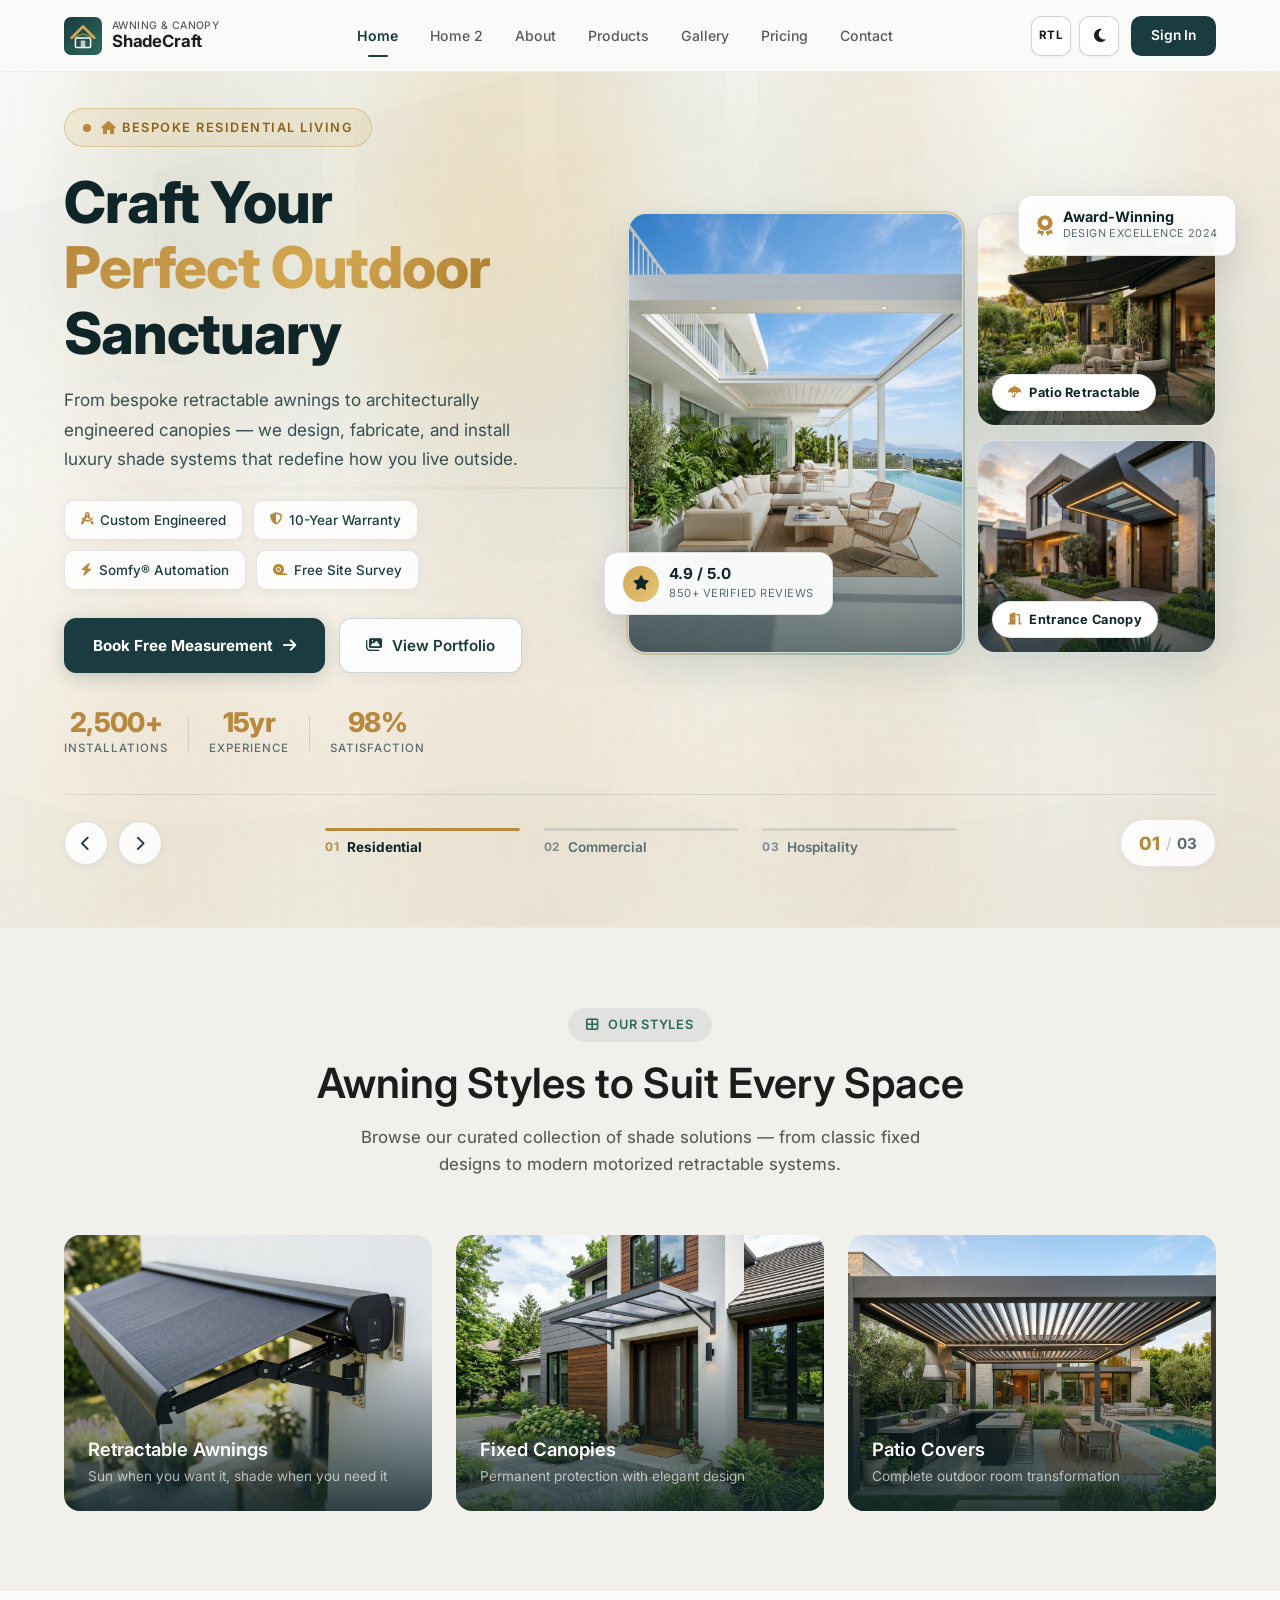
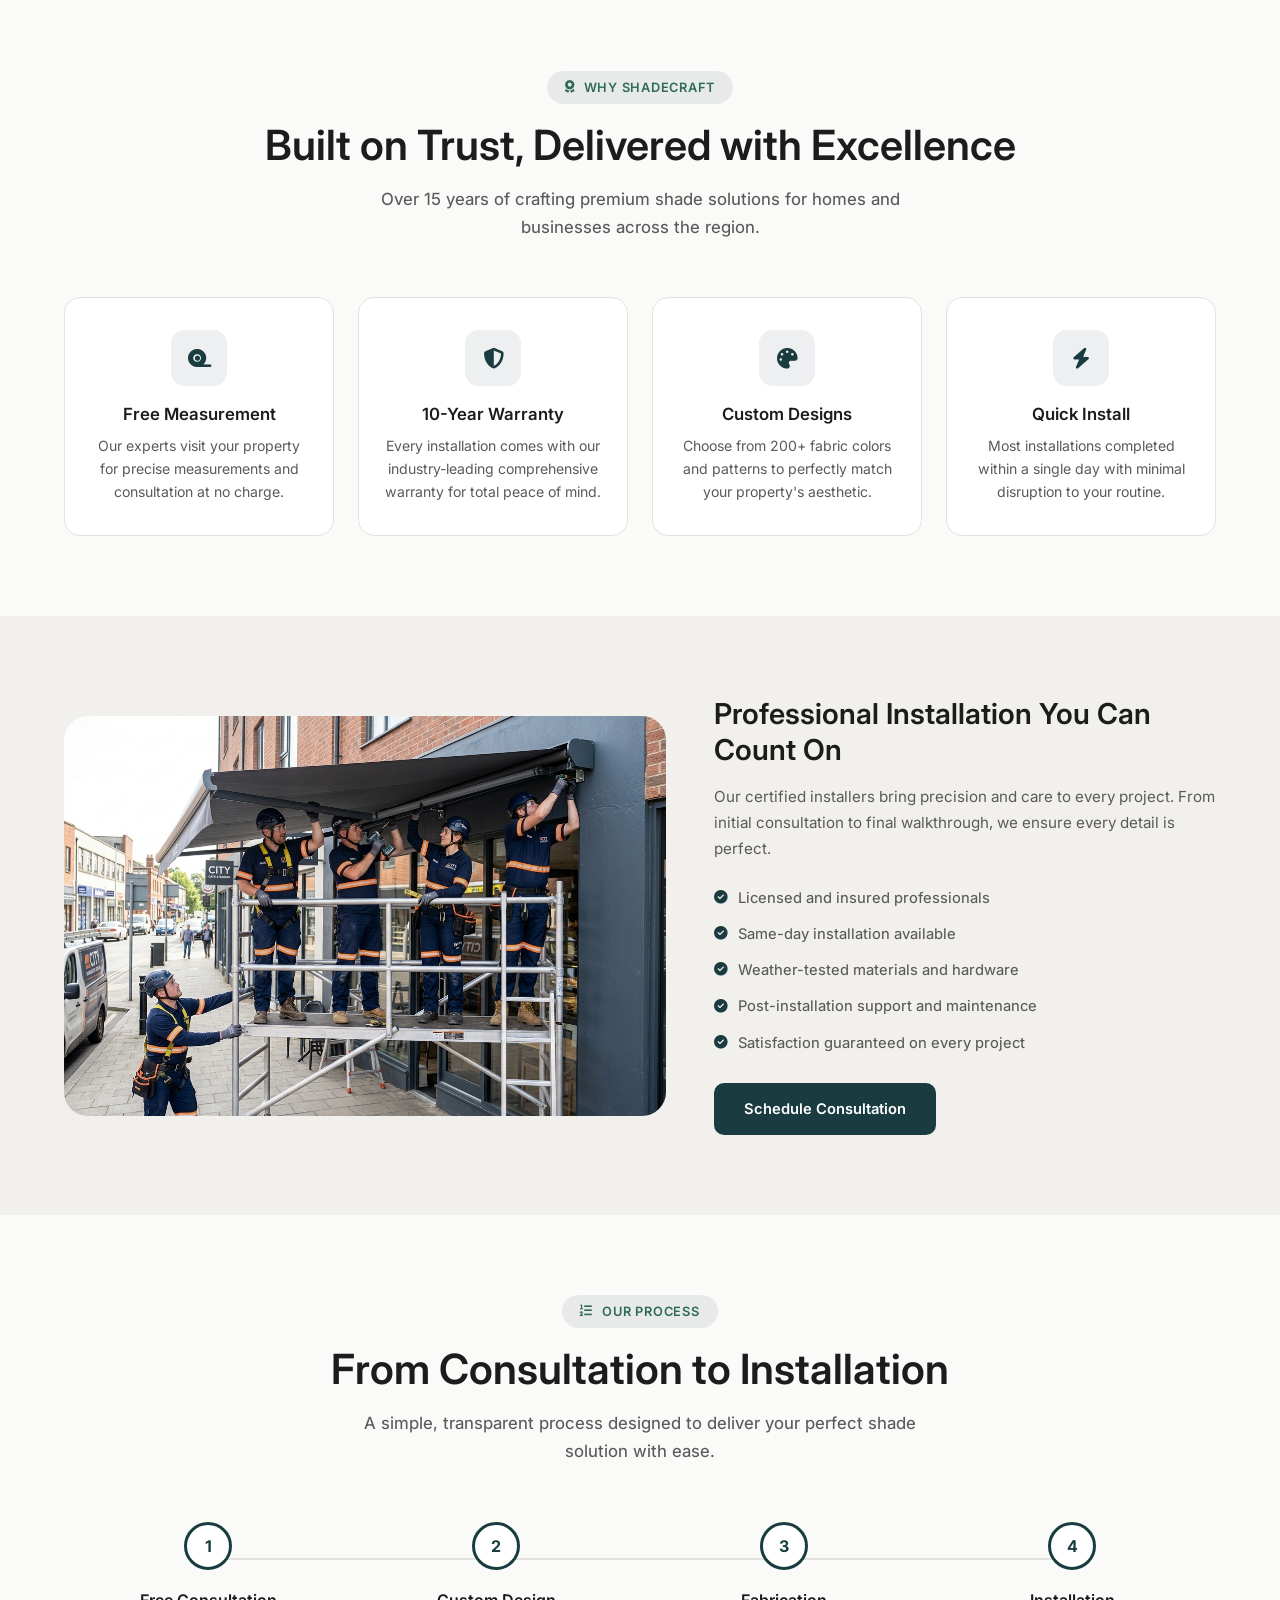
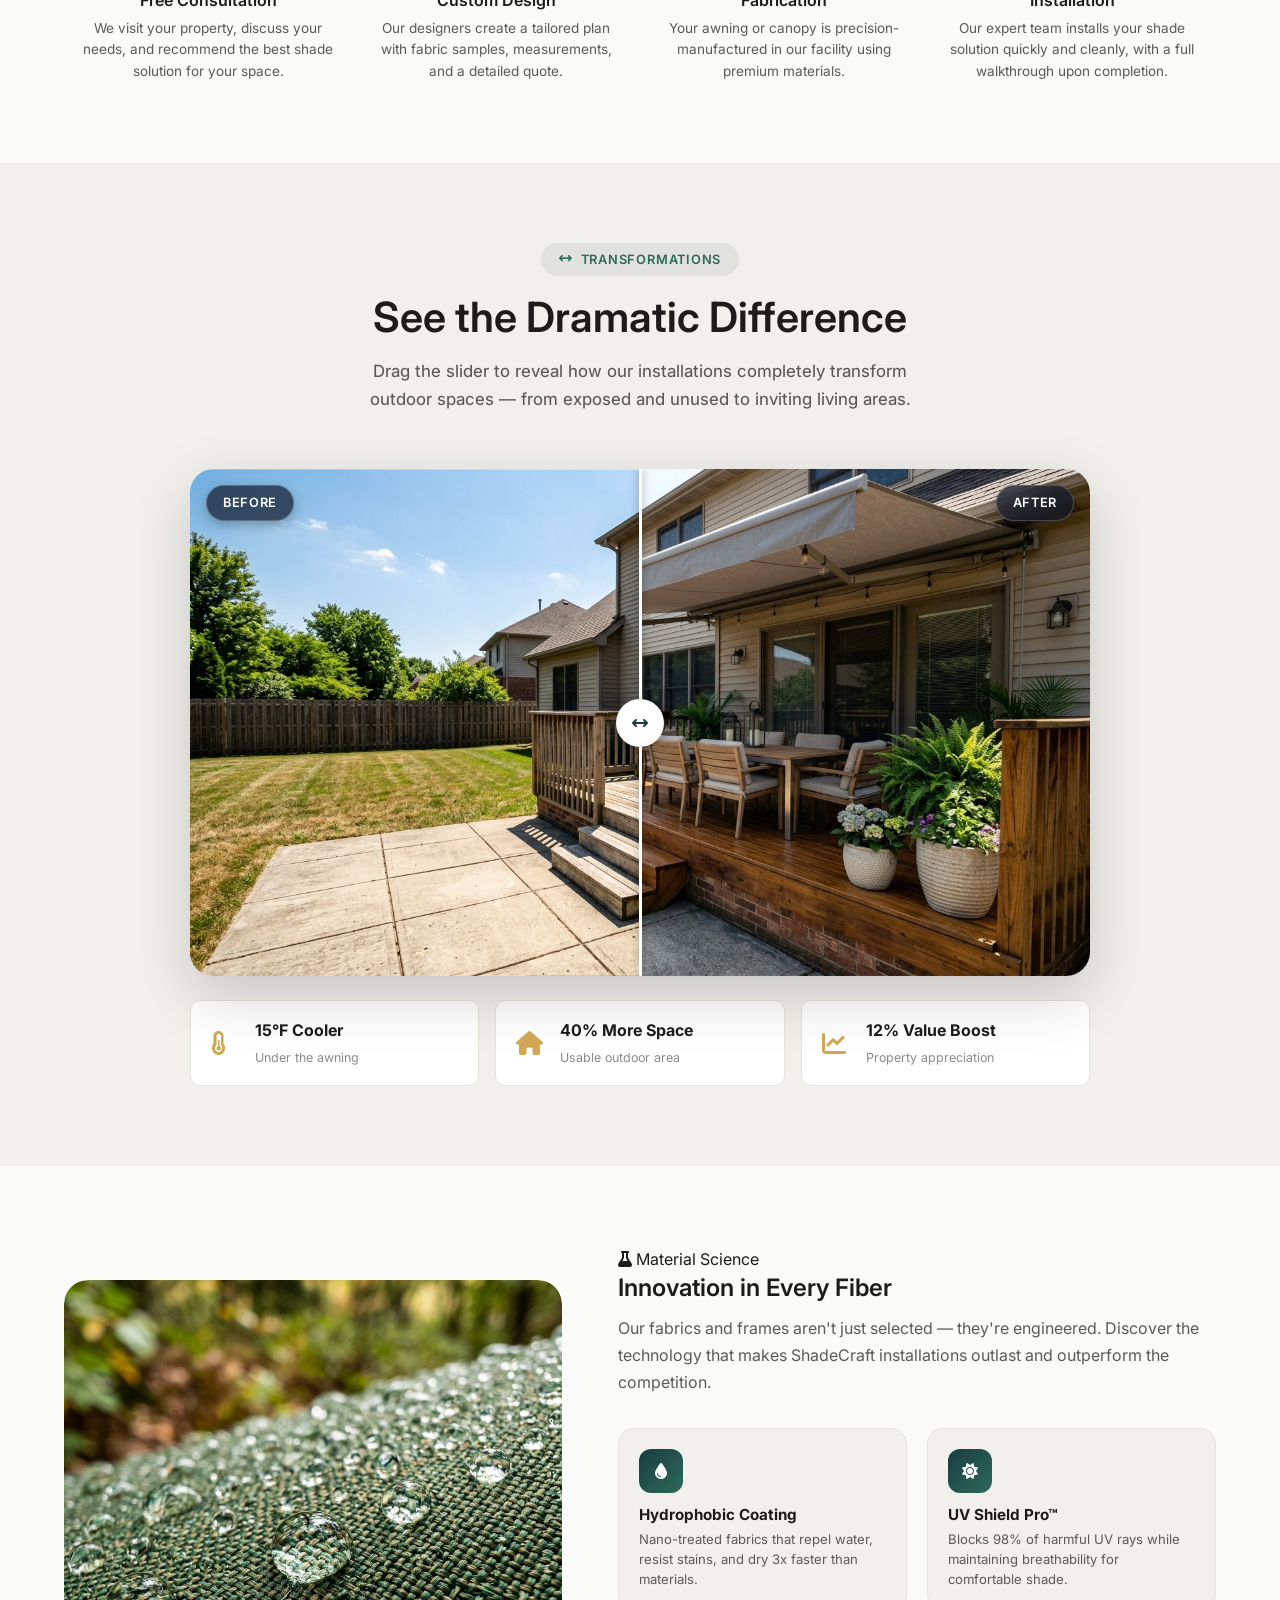
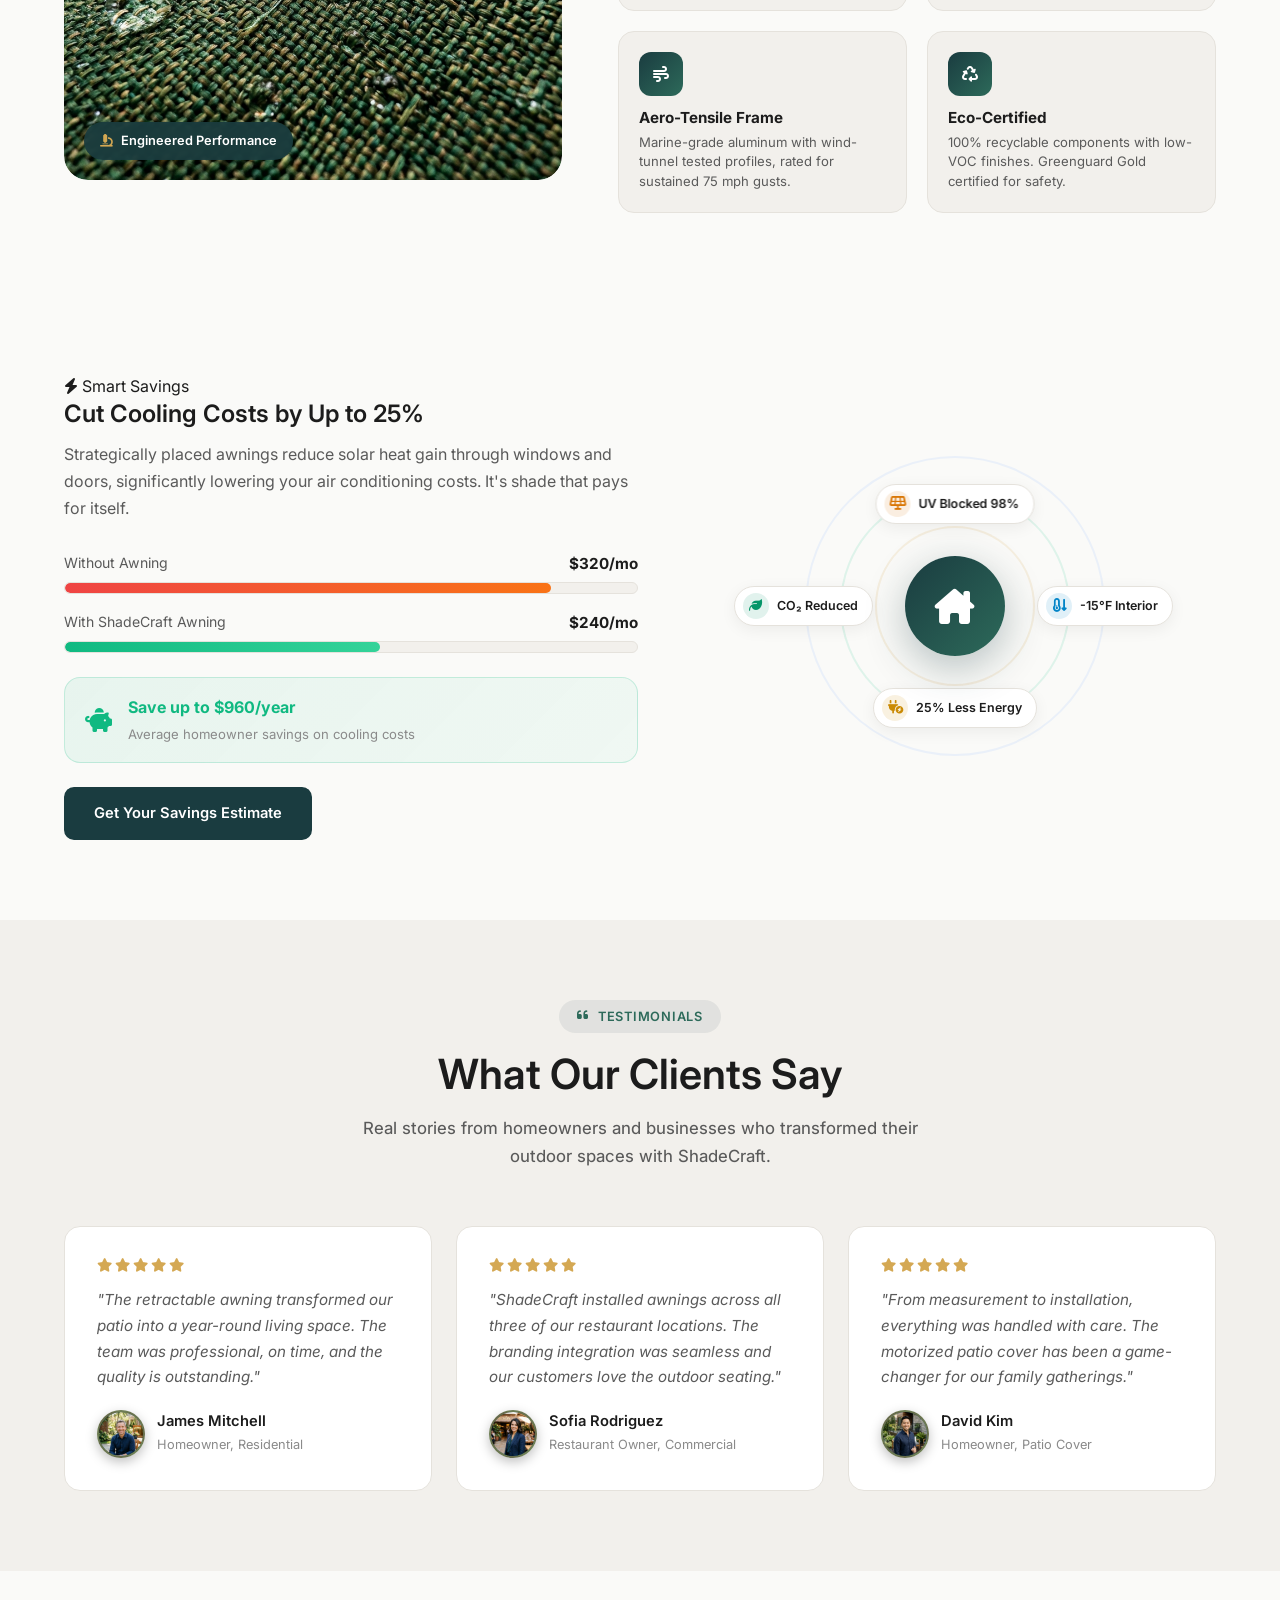
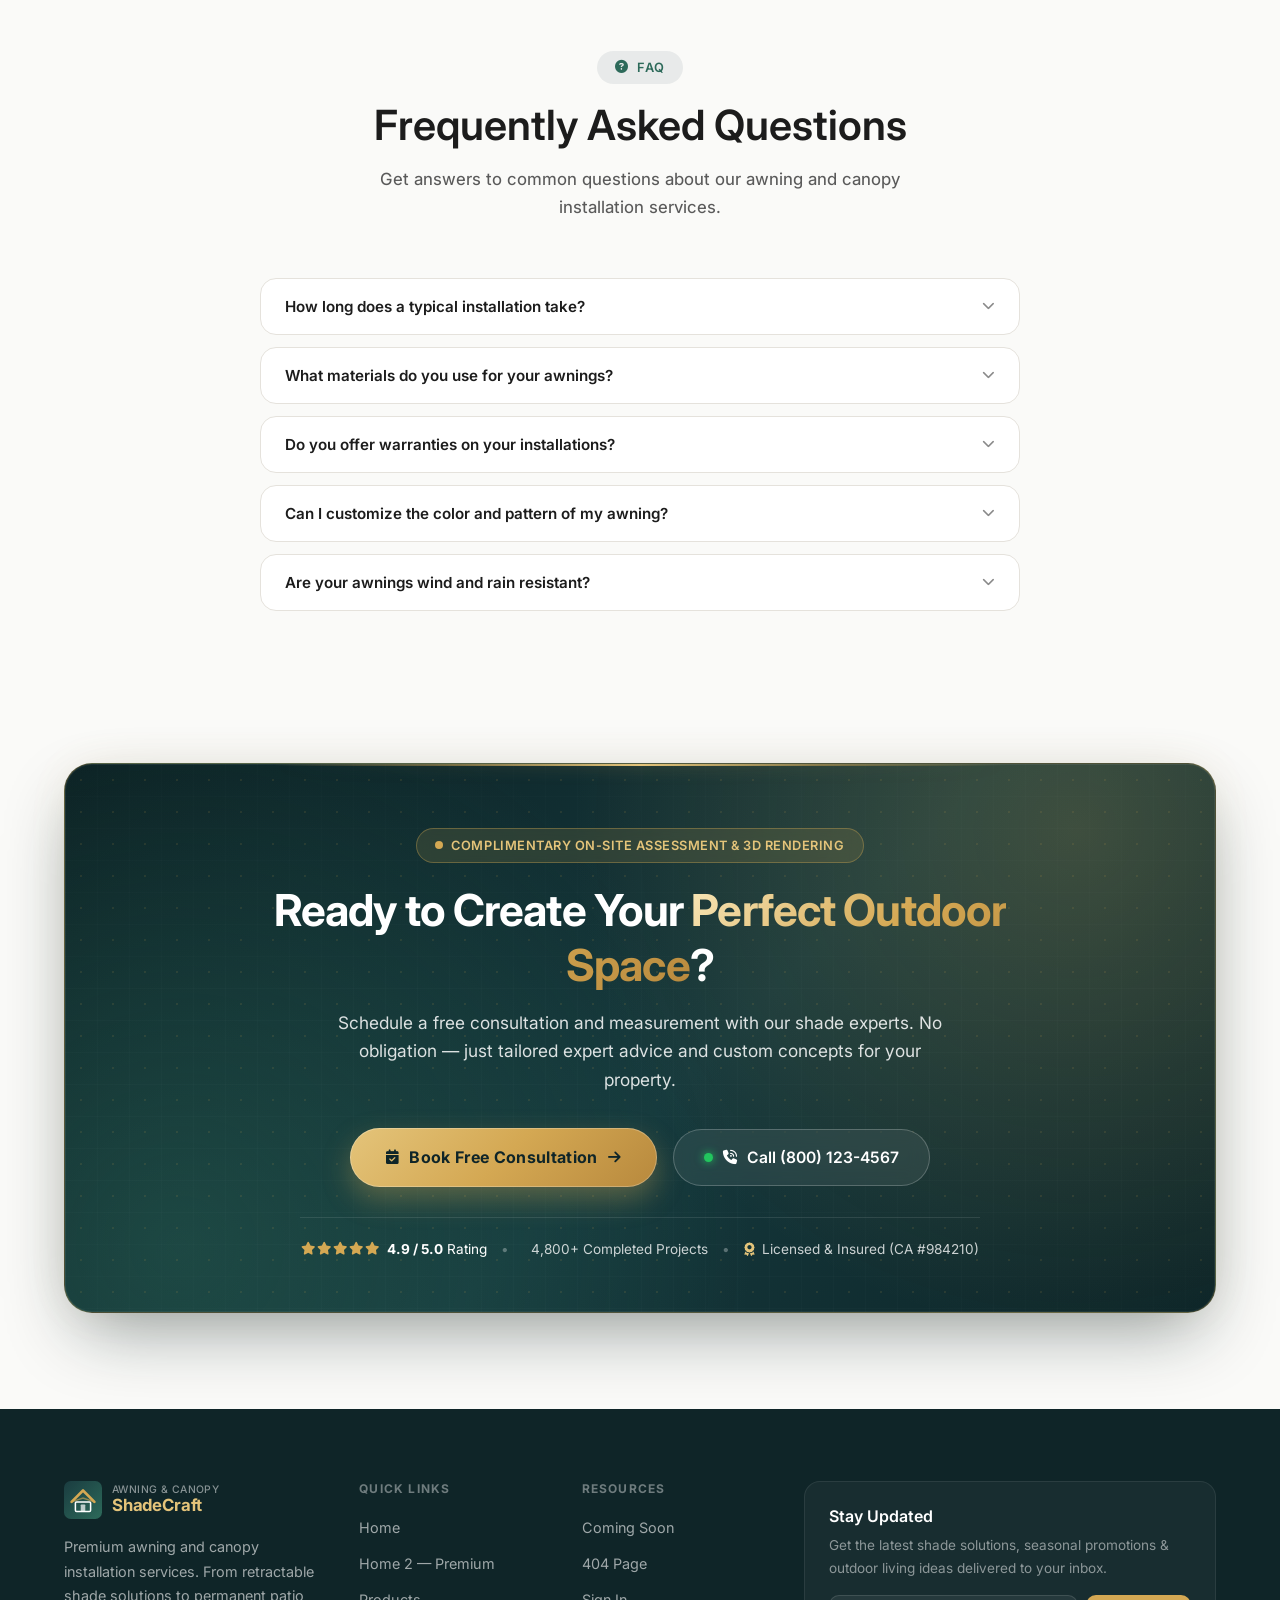
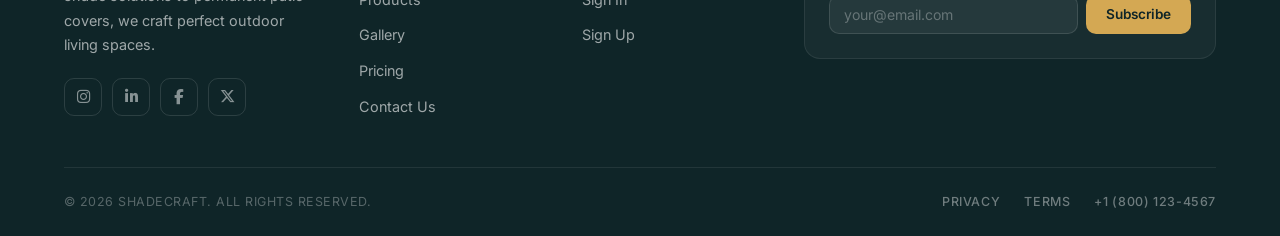
<file: index.html>
<!DOCTYPE html>
<html lang="en" dir="ltr">
<head>
    <meta charset="UTF-8">
    <meta name="viewport" content="width=device-width, initial-scale=1.0">
    <title>ShadeCraft — Premium Awning & Canopy Installation</title>
    <meta name="description" content="Professional awning and canopy installation services. Retractable awnings, fixed canopies, patio covers — we create perfect outdoor shade solutions.">
    <link rel="icon" href="favicon.svg" type="image/svg+xml">
    <link rel="stylesheet" href="style.css">
    <link rel="stylesheet" href="https://cdnjs.cloudflare.com/ajax/libs/font-awesome/6.5.1/css/all.min.css">
    <script src="components.js" defer></script>
</head>
<body>
    <div id="navbar-placeholder"></div>

    <!-- ===== HOME HERO — 3-Slide 3-Card Showcase Slider ===== -->
    <section class="hh-hero" id="homeHero" aria-label="Featured Shade Solutions">
        <div class="hh-grain"></div>

        <!-- Thematic Sun Corona & Volumetric Sunbeams -->
        <div class="hh-sun-corona"></div>
        <div class="hh-sunbeams" aria-hidden="true">
            <span class="hh-beam hh-beam--1"></span>
            <span class="hh-beam hh-beam--2"></span>
            <span class="hh-beam hh-beam--3"></span>
            <span class="hh-beam hh-beam--4"></span>
        </div>

        <!-- Bioclimatic Pergola Louvers (Architectural Shade Slats) -->
        <div class="hh-pergola-louvers" aria-hidden="true">
            <span class="hh-louver"></span>
            <span class="hh-louver"></span>
            <span class="hh-louver"></span>
            <span class="hh-louver"></span>
            <span class="hh-louver"></span>
            <span class="hh-louver"></span>
            <span class="hh-louver"></span>
        </div>

        <!-- Canopy Fabric Breeze Waves -->
        <svg class="hh-canopy-waves" viewBox="0 0 1440 280" preserveAspectRatio="none" aria-hidden="true">
            <path class="hh-wave-path hh-wave--1" d="M0,120 C320,240 460,40 760,140 C1060,240 1200,60 1440,160 L1440,280 L0,280 Z"></path>
            <path class="hh-wave-path hh-wave--2" d="M0,180 C260,80 520,220 840,110 C1140,20 1280,200 1440,130 L1440,280 L0,280 Z"></path>
        </svg>

        <!-- Ambient Light Orbs -->
        <div class="hh-orb hh-orb--a"></div>
        <div class="hh-orb hh-orb--b"></div>
        <div class="hh-orb hh-orb--c"></div>

        <!-- Interactive Mouse Follower Sunlight Spotlight -->
        <div class="hh-cursor-sun" id="hhCursorSun" aria-hidden="true"></div>

        <div class="hh-scanline"></div>

        <div class="container hh-slider-wrapper">

            <!-- ── SLIDER CONTAINER ── -->
            <div class="hh-slider" id="homeHeroSlider">

                <!-- ════ SLIDE 1: RESIDENTIAL ════ -->
                <div class="hh-slide active" data-slide="0" aria-hidden="false">
                    <div class="hh-inner">

                        <!-- Left: Residential Content -->
                        <div class="hh-content">
                            <div class="hh-eyebrow">
                                <span class="hh-pulse"></span>
                                <span><i class="fas fa-home"></i> Bespoke Residential Living</span>
                            </div>
                            <h1 class="hh-title">
                                <span class="hh-title-line">Craft Your</span>
                                <span class="hh-title-line hh-title-gradient">Perfect Outdoor</span>
                                <span class="hh-title-line">Sanctuary</span>
                            </h1>
                            <p class="hh-desc">
                                From bespoke retractable awnings to architecturally engineered canopies — we design, fabricate, and install luxury shade systems that redefine how you live outside.
                            </p>
                            <div class="hh-chips">
                                <div class="hh-chip"><i class="fas fa-drafting-compass"></i> Custom Engineered</div>
                                <div class="hh-chip"><i class="fas fa-shield-halved"></i> 10-Year Warranty</div>
                                <div class="hh-chip"><i class="fas fa-bolt"></i> Somfy® Automation</div>
                                <div class="hh-chip"><i class="fas fa-tape"></i> Free Site Survey</div>
                            </div>
                            <div class="hh-ctas">
                                <a href="contact.html" class="hh-btn-primary" id="heroBookBtn1">
                                    <span>Book Free Measurement</span>
                                    <i class="fas fa-arrow-right"></i>
                                    <span class="hh-btn-shine"></span>
                                </a>
                                <a href="gallery.html" class="hh-btn-secondary" id="heroGalleryBtn1">
                                    <i class="fas fa-images"></i>
                                    <span>View Portfolio</span>
                                </a>
                            </div>
                            <div class="hh-stats">
                                <div class="hh-stat">
                                    <span class="hh-stat-num" data-target="2500" data-suffix="+">2,500+</span>
                                    <span class="hh-stat-label">Installations</span>
                                </div>
                                <div class="hh-stat-div"></div>
                                <div class="hh-stat">
                                    <span class="hh-stat-num" data-target="15" data-suffix="yr">15yr</span>
                                    <span class="hh-stat-label">Experience</span>
                                </div>
                                <div class="hh-stat-div"></div>
                                <div class="hh-stat">
                                    <span class="hh-stat-num" data-target="98" data-suffix="%">98%</span>
                                    <span class="hh-stat-label">Satisfaction</span>
                                </div>
                            </div>
                        </div>

                        <!-- Right: 3-Image Asymmetric Mosaic (Slide 1: Residential Showcase) -->
                        <div class="hh-mosaic">
                            <div class="hh-card hh-card--large hh-card--spotlight" role="button" tabindex="0" title="Residential Pergola Sanctuary">
                                <div class="hh-card-inner">
                                    <img src="assets/images/hero-home-pergola.jpg" alt="Luxury white motorized pergola canopy with pool view" loading="eager">
                                    <div class="hh-card-overlay"></div>
                                    <div class="hh-card-label">
                                        <i class="fas fa-home"></i> Luxury Pergola
                                    </div>
                                </div>
                                <div class="hh-card-border"></div>
                            </div>

                            <div class="hh-card-stack">
                                <div class="hh-card hh-card--small" role="button" tabindex="0" title="Click to spotlight Patio Retractable Awning">
                                    <div class="hh-card-inner">
                                        <img src="assets/images/hero-home-residential-patio.jpg" alt="Luxury modern home patio with sleek motorized retractable cassette awning" loading="lazy">
                                        <div class="hh-card-overlay"></div>
                                        <div class="hh-card-label">
                                            <i class="fas fa-umbrella"></i> Patio Retractable
                                        </div>
                                    </div>
                                    <div class="hh-card-border"></div>
                                </div>
                                <div class="hh-card hh-card--small" role="button" tabindex="0" title="Click to spotlight Architectural Entrance Canopy">
                                    <div class="hh-card-inner">
                                        <img src="assets/images/hero-home-residential-entry.jpg" alt="Modern luxury villa stone entrance with architectural cantilevered glass and aluminum canopy" loading="lazy">
                                        <div class="hh-card-overlay"></div>
                                        <div class="hh-card-label">
                                            <i class="fas fa-door-open"></i> Entrance Canopy
                                        </div>
                                    </div>
                                    <div class="hh-card-border"></div>
                                </div>
                            </div>

                            <div class="hh-trust-pill">
                                <div class="hh-trust-icon"><i class="fas fa-star"></i></div>
                                <div class="hh-trust-text">
                                    <strong>4.9 / 5.0</strong>
                                    <span>850+ Verified Reviews</span>
                                </div>
                            </div>

                            <div class="hh-award-pill">
                                <i class="fas fa-award"></i>
                                <div>
                                    <strong>Award-Winning</strong>
                                    <span>Design Excellence 2024</span>
                                </div>
                            </div>
                        </div>

                    </div>
                </div>

                <!-- ════ SLIDE 2: COMMERCIAL ════ -->
                <div class="hh-slide" data-slide="1" aria-hidden="true">
                    <div class="hh-inner">

                        <!-- Left: Commercial Content -->
                        <div class="hh-content">
                            <div class="hh-eyebrow">
                                <span class="hh-pulse"></span>
                                <span><i class="fas fa-store"></i> Commercial Architecture</span>
                            </div>
                            <h1 class="hh-title">
                                <span class="hh-title-line">Elevate Your</span>
                                <span class="hh-title-line hh-title-gradient">Business Facade</span>
                                <span class="hh-title-line">&amp; Presence</span>
                            </h1>
                            <p class="hh-desc">
                                Command pedestrian attention and protect entryways with commercial-grade storefront awnings, branded vestibules, and entrance canopies engineered for high durability.
                            </p>
                            <div class="hh-chips">
                                <div class="hh-chip"><i class="fas fa-building"></i> Storefront Canopies</div>
                                <div class="hh-chip"><i class="fas fa-paint-brush"></i> Custom Graphics &amp; Logo</div>
                                <div class="hh-chip"><i class="fas fa-certificate"></i> Wind &amp; Snow Rated</div>
                                <div class="hh-chip"><i class="fas fa-shield-alt"></i> Fire-Retardant Fabric</div>
                            </div>
                            <div class="hh-ctas">
                                <a href="contact.html" class="hh-btn-primary" id="heroBookBtn2">
                                    <span>Request Commercial Quote</span>
                                    <i class="fas fa-arrow-right"></i>
                                    <span class="hh-btn-shine"></span>
                                </a>
                                <a href="gallery.html" class="hh-btn-secondary" id="heroGalleryBtn2">
                                    <i class="fas fa-briefcase"></i>
                                    <span>View Commercial</span>
                                </a>
                            </div>
                            <div class="hh-stats">
                                <div class="hh-stat">
                                    <span class="hh-stat-num" data-target="1200" data-suffix="+">1,200+</span>
                                    <span class="hh-stat-label">Commercial Sites</span>
                                </div>
                                <div class="hh-stat-div"></div>
                                <div class="hh-stat">
                                    <span class="hh-stat-num" data-target="120" data-suffix="mph">120mph</span>
                                    <span class="hh-stat-label">Wind Resistance</span>
                                </div>
                                <div class="hh-stat-div"></div>
                                <div class="hh-stat">
                                    <span class="hh-stat-num" data-target="100" data-suffix="%">100%</span>
                                    <span class="hh-stat-label">Code Compliant</span>
                                </div>
                            </div>
                        </div>

                        <!-- Right: 3-Image Asymmetric Mosaic (Slide 2: Commercial Showcase) -->
                        <div class="hh-mosaic">
                            <div class="hh-card hh-card--large hh-card--spotlight" role="button" tabindex="0" title="Boutique Commercial Storefront">
                                <div class="hh-card-inner">
                                    <img src="assets/images/hero-home-storefront.jpg" alt="Commercial navy blue awning facade on high-end boutique storefront" loading="lazy">
                                    <div class="hh-card-overlay"></div>
                                    <div class="hh-card-label">
                                        <i class="fas fa-store"></i> Boutique Storefront
                                    </div>
                                </div>
                                <div class="hh-card-border"></div>
                            </div>

                            <div class="hh-card-stack">
                                <div class="hh-card hh-card--small" role="button" tabindex="0" title="Click to spotlight Corporate Entrance Canopy">
                                    <div class="hh-card-inner">
                                        <img src="assets/images/hero-home-commercial-office.jpg" alt="Prestigious modern corporate office building entrance cantilevered bronze and glass canopy" loading="lazy">
                                        <div class="hh-card-overlay"></div>
                                        <div class="hh-card-label">
                                            <i class="fas fa-building"></i> Corporate Entrance
                                        </div>
                                    </div>
                                    <div class="hh-card-border"></div>
                                </div>
                                <div class="hh-card hh-card--small" role="button" tabindex="0" title="Click to spotlight Retail Boulevards">
                                    <div class="hh-card-inner">
                                        <img src="assets/images/hero-home-commercial-arcade.jpg" alt="Upscale luxury urban retail boulevard with coordinated custom black architectural awnings" loading="lazy">
                                        <div class="hh-card-overlay"></div>
                                        <div class="hh-card-label">
                                            <i class="fas fa-city"></i> Retail Boulevards
                                        </div>
                                    </div>
                                    <div class="hh-card-border"></div>
                                </div>
                            </div>

                            <div class="hh-trust-pill">
                                <div class="hh-trust-icon"><i class="fas fa-building"></i></div>
                                <div class="hh-trust-text">
                                    <strong>1,200+ Businesses</strong>
                                    <span>Retail, Hotels &amp; Dining</span>
                                </div>
                            </div>

                            <div class="hh-award-pill">
                                <i class="fas fa-shield-halved"></i>
                                <div>
                                    <strong>AAMA 2604</strong>
                                    <span>Architectural Coating</span>
                                </div>
                            </div>
                        </div>

                    </div>
                </div>

                <!-- ════ SLIDE 3: HOSPITALITY ════ -->
                <div class="hh-slide" data-slide="2" aria-hidden="true">
                    <div class="hh-inner">

                        <!-- Left: Hospitality Content -->
                        <div class="hh-content">
                            <div class="hh-eyebrow">
                                <span class="hh-pulse"></span>
                                <span><i class="fas fa-utensils"></i> Hospitality &amp; Dining</span>
                            </div>
                            <h1 class="hh-title">
                                <span class="hh-title-line">Maximize</span>
                                <span class="hh-title-line hh-title-gradient">All-Weather </span>
                                <span class="hh-title-line">Dining</span>
                            </h1>
                            <p class="hh-desc">
                                Turn patio space into high-yield dining capacity 365 days a year. Motorized retractable roof systems with integrated dimmable LED lighting, climate heaters, and rain sensors.
                            </p>
                            <div class="hh-chips">
                                <div class="hh-chip"><i class="fas fa-umbrella-beach"></i> Retractable Pergolas</div>
                                <div class="hh-chip"><i class="fas fa-cloud-showers-heavy"></i> 100% Watertight System</div>
                                <div class="hh-chip"><i class="fas fa-lightbulb"></i> Integrated Warm LEDs</div>
                                <div class="hh-chip"><i class="fas fa-wind"></i> Automated Wind Sensors</div>
                            </div>
                            <div class="hh-ctas">
                                <a href="contact.html" class="hh-btn-primary" id="heroBookBtn3">
                                    <span>Schedule Site Survey</span>
                                    <i class="fas fa-arrow-right"></i>
                                    <span class="hh-btn-shine"></span>
                                </a>
                                <a href="products.html" class="hh-btn-secondary" id="heroGalleryBtn3">
                                    <i class="fas fa-compass"></i>
                                    <span>Explore Systems</span>
                                </a>
                            </div>
                            <div class="hh-stats">
                                <div class="hh-stat">
                                    <span class="hh-stat-num" data-target="40" data-suffix="%">+40%</span>
                                    <span class="hh-stat-label">Guest Capacity</span>
                                </div>
                                <div class="hh-stat-div"></div>
                                <div class="hh-stat">
                                    <span class="hh-stat-num" data-target="365" data-suffix="days">365d</span>
                                    <span class="hh-stat-label">Year-Round Dining</span>
                                </div>
                                <div class="hh-stat-div"></div>
                                <div class="hh-stat">
                                    <span class="hh-stat-num" data-target="100" data-suffix="%">100%</span>
                                    <span class="hh-stat-label">Rainproof Seal</span>
                                </div>
                            </div>
                        </div>

                        <!-- Right: 3-Image Asymmetric Mosaic (Slide 3: Hospitality Showcase) -->
                        <div class="hh-mosaic">
                            <div class="hh-card hh-card--large hh-card--spotlight" role="button" tabindex="0" title="Hospitality Cafe Terrace">
                                <div class="hh-card-inner">
                                    <img src="assets/images/hero-home-cafe.jpg" alt="Mediterranean café terrace with striped retractable awning at golden hour" loading="lazy">
                                    <div class="hh-card-overlay"></div>
                                    <div class="hh-card-label">
                                        <i class="fas fa-utensils"></i> Cafe Terrace
                                    </div>
                                </div>
                                <div class="hh-card-border"></div>
                            </div>

                            <div class="hh-card-stack">
                                <div class="hh-card hh-card--small" role="button" tabindex="0" title="Click to spotlight Luxury Rooftop Lounge">
                                    <div class="hh-card-inner">
                                        <img src="assets/images/hero-home-hospitality-rooftop.jpg" alt="Exclusive luxury rooftop cocktail bar and dining lounge under motorized bioclimatic louvered roof pergola" loading="lazy">
                                        <div class="hh-card-overlay"></div>
                                        <div class="hh-card-label">
                                            <i class="fas fa-cocktail"></i> Rooftop Lounge
                                        </div>
                                    </div>
                                    <div class="hh-card-border"></div>
                                </div>
                                <div class="hh-card hh-card--small" role="button" tabindex="0" title="Click to spotlight Waterfront Dining Canopy">
                                    <div class="hh-card-inner">
                                        <img src="assets/images/hero-home-hospitality-terrace.jpg" alt="Luxury waterfront restaurant dining terrace at sunset sheltered by motorized retractable waterproof canopy" loading="lazy">
                                        <div class="hh-card-overlay"></div>
                                        <div class="hh-card-label">
                                            <i class="fas fa-water"></i> Waterfront Dining
                                        </div>
                                    </div>
                                    <div class="hh-card-border"></div>
                                </div>
                            </div>

                            <div class="hh-trust-pill">
                                <div class="hh-trust-icon"><i class="fas fa-chart-line"></i></div>
                                <div class="hh-trust-text">
                                    <strong>+40% Dining Space</strong>
                                    <span>All-Weather Revenue</span>
                                </div>
                            </div>

                            <div class="hh-award-pill">
                                <i class="fas fa-cloud-showers-heavy"></i>
                                <div>
                                    <strong>100% Watertight</strong>
                                    <span>Engineered Drainage</span>
                                </div>
                            </div>
                        </div>

                    </div>
                </div>

            </div>
            <!-- ── END SLIDER CONTAINER ── -->

            <!-- ── BOTTOM CONTROLS & 5-SEC PROGRESS BARS ── -->
            <div class="hh-controls-bar">
                <!-- Prev / Next arrows -->
                <div class="hh-nav-btns">
                    <button class="hh-nav-btn hh-nav-prev" id="hhPrevBtn" aria-label="Previous Slide">
                        <i class="fas fa-chevron-left"></i>
                    </button>
                    <button class="hh-nav-btn hh-nav-next" id="hhNextBtn" aria-label="Next Slide">
                        <i class="fas fa-chevron-right"></i>
                    </button>
                </div>

                <!-- 3 Interactive Slide Tabs with 5s Progress Bars -->
                <div class="hh-dots-track" role="tablist" aria-label="Hero Slide Switcher">
                    <button class="hh-dot-tab active" data-slide-to="0" role="tab" aria-selected="true" aria-label="Slide 1: Residential">
                        <div class="hh-dot-progress"><div class="hh-dot-fill"></div></div>
                        <div class="hh-dot-label">
                            <span class="hh-dot-num">01</span>
                            <span class="hh-dot-name">Residential</span>
                        </div>
                    </button>
                    <button class="hh-dot-tab" data-slide-to="1" role="tab" aria-selected="false" aria-label="Slide 2: Commercial">
                        <div class="hh-dot-progress"><div class="hh-dot-fill"></div></div>
                        <div class="hh-dot-label">
                            <span class="hh-dot-num">02</span>
                            <span class="hh-dot-name">Commercial</span>
                        </div>
                    </button>
                    <button class="hh-dot-tab" data-slide-to="2" role="tab" aria-selected="false" aria-label="Slide 3: Hospitality">
                        <div class="hh-dot-progress"><div class="hh-dot-fill"></div></div>
                        <div class="hh-dot-label">
                            <span class="hh-dot-num">03</span>
                            <span class="hh-dot-name">Hospitality</span>
                        </div>
                    </button>
                </div>

                <!-- Slide counter -->
                <div class="hh-counter-badge">
                    <span class="hh-active-num" id="hhCurrentSlideNum">01</span>
                    <span class="hh-counter-sep">/</span>
                    <span class="hh-total-num">03</span>
                </div>
            </div>

        </div>
        <!-- END hh-slider-wrapper -->
    </section>

    <!-- ===== AWNING STYLE GALLERY ===== -->
    <section class="awning-gallery section">
        <div class="container">
            <div class="section-header fade-up">
                <span class="section-badge"><i class="fas fa-th-large"></i> Our Styles</span>
                <h2>Awning Styles to Suit Every Space</h2>
                <p>Browse our curated collection of shade solutions — from classic fixed designs to modern motorized retractable systems.</p>
            </div>
            <div class="awning-gallery-grid">
                <div class="awning-gallery-card fade-up">
                    <img src="assets/images/product-retractable.jpg" alt="Retractable awning extended over patio">
                    <div class="awning-gallery-overlay">
                        <h3>Retractable Awnings</h3>
                        <p>Sun when you want it, shade when you need it</p>
                    </div>
                </div>
                <div class="awning-gallery-card fade-up">
                    <img src="assets/images/product-fixed.jpg" alt="Fixed aluminum awning over entrance">
                    <div class="awning-gallery-overlay">
                        <h3>Fixed Canopies</h3>
                        <p>Permanent protection with elegant design</p>
                    </div>
                </div>
                <div class="awning-gallery-card fade-up">
                    <img src="assets/images/product-patio-cover.jpg" alt="Luxury patio cover with louvers">
                    <div class="awning-gallery-overlay">
                        <h3>Patio Covers</h3>
                        <p>Complete outdoor room transformation</p>
                    </div>
                </div>
            </div>
        </div>
    </section>

    <!-- ===== WHY CHOOSE US ===== -->
    <section class="why-us section">
        <div class="container">
            <div class="section-header fade-up">
                <span class="section-badge"><i class="fas fa-award"></i> Why ShadeCraft</span>
                <h2>Built on Trust, Delivered with Excellence</h2>
                <p>Over 15 years of crafting premium shade solutions for homes and businesses across the region.</p>
            </div>
            <div class="why-us-grid">
                <div class="why-us-card fade-up">
                    <div class="why-us-icon"><i class="fas fa-tape"></i></div>
                    <h3>Free Measurement</h3>
                    <p>Our experts visit your property for precise measurements and consultation at no charge.</p>
                </div>
                <div class="why-us-card fade-up">
                    <div class="why-us-icon"><i class="fas fa-shield-halved"></i></div>
                    <h3>10-Year Warranty</h3>
                    <p>Every installation comes with our industry-leading comprehensive warranty for total peace of mind.</p>
                </div>
                <div class="why-us-card fade-up">
                    <div class="why-us-icon"><i class="fas fa-palette"></i></div>
                    <h3>Custom Designs</h3>
                    <p>Choose from 200+ fabric colors and patterns to perfectly match your property's aesthetic.</p>
                </div>
                <div class="why-us-card fade-up">
                    <div class="why-us-icon"><i class="fas fa-bolt"></i></div>
                    <h3>Quick Install</h3>
                    <p>Most installations completed within a single day with minimal disruption to your routine.</p>
                </div>
            </div>
        </div>
    </section>

    <!-- ===== SERVICE HIGHLIGHTS ===== -->
    <section class="service-highlights">
        <div class="container">
            <div class="highlights-grid">
                <div class="highlights-img slide-left">
                    <img src="assets/images/about-team.jpg" alt="ShadeCraft installation team at work">
                </div>
                <div class="highlights-content slide-right">
                    <h2>Professional Installation You Can Count On</h2>
                    <p>Our certified installers bring precision and care to every project. From initial consultation to final walkthrough, we ensure every detail is perfect.</p>
                    <ul class="highlights-list">
                        <li><i class="fas fa-check-circle"></i> Licensed and insured professionals</li>
                        <li><i class="fas fa-check-circle"></i> Same-day installation available</li>
                        <li><i class="fas fa-check-circle"></i> Weather-tested materials and hardware</li>
                        <li><i class="fas fa-check-circle"></i> Post-installation support and maintenance</li>
                        <li><i class="fas fa-check-circle"></i> Satisfaction guaranteed on every project</li>
                    </ul>
                    <a href="contact.html" class="btn btn-primary">Schedule Consultation</a>
                </div>
            </div>
        </div>
    </section>

    <!-- ===== HOW IT WORKS ===== -->
    <section class="process-section section">
        <div class="container">
            <div class="section-header fade-up">
                <span class="section-badge"><i class="fas fa-list-ol"></i> Our Process</span>
                <h2>From Consultation to Installation</h2>
                <p>A simple, transparent process designed to deliver your perfect shade solution with ease.</p>
            </div>
            <div class="process-timeline">
                <div class="process-step fade-up">
                    <div class="process-step-num">1</div>
                    <h3>Free Consultation</h3>
                    <p>We visit your property, discuss your needs, and recommend the best shade solution for your space.</p>
                </div>
                <div class="process-step fade-up">
                    <div class="process-step-num">2</div>
                    <h3>Custom Design</h3>
                    <p>Our designers create a tailored plan with fabric samples, measurements, and a detailed quote.</p>
                </div>
                <div class="process-step fade-up">
                    <div class="process-step-num">3</div>
                    <h3>Fabrication</h3>
                    <p>Your awning or canopy is precision-manufactured in our facility using premium materials.</p>
                </div>
                <div class="process-step fade-up">
                    <div class="process-step-num">4</div>
                    <h3>Installation</h3>
                    <p>Our expert team installs your shade solution quickly and cleanly, with a full walkthrough upon completion.</p>
                </div>
            </div>
        </div>
    </section>

    <!-- ===== BEFORE & AFTER SHOWCASE ===== -->
    <section class="ba-showcase section" id="beforeAfterShowcase">
        <div class="container">
            <div class="section-header fade-up">
                <span class="section-badge"><i class="fas fa-arrows-left-right"></i> Transformations</span>
                <h2>See the Dramatic Difference</h2>
                <p>Drag the slider to reveal how our installations completely transform outdoor spaces — from exposed and unused to inviting living areas.</p>
            </div>
            <div class="ba-showcase-wrapper fade-up">
                <div class="ba-slider" id="baSlider1" style="--ba-position: 50%;">
                    <!-- After Image Layer (Bottom) -->
                    <div class="ba-image-layer ba-image-after">
                        <img src="assets/images/patio-after.jpg" alt="After: Transformed patio with luxury motorized retractable awning installed" loading="lazy">
                    </div>
                    <!-- Before Image Layer (Top - clipped) -->
                    <div class="ba-image-layer ba-image-before">
                        <img src="assets/images/patio-before.jpg" alt="Before: Exposed patio under harsh direct sunlight" loading="lazy">
                    </div>
                    <!-- Slider Handle -->
                    <div class="ba-slider-handle" id="baHandle1" aria-hidden="true">
                        <div class="ba-handle-line"></div>
                        <div class="ba-handle-circle"><i class="fas fa-arrows-left-right"></i></div>
                        <div class="ba-handle-line"></div>
                    </div>
                    <!-- Before / After Badges -->
                    <div class="ba-labels">
                        <span class="ba-label ba-label-before">Before</span>
                        <span class="ba-label ba-label-after">After</span>
                    </div>
                    <!-- Accessible Comparison Range Control -->
                    <input type="range" min="0" max="100" value="50" class="ba-slider-range" id="baRange1" aria-label="Slide left or right to compare before and after awning installation">
                </div>
                <div class="ba-stats-row">
                    <div class="ba-stat">
                        <i class="fas fa-thermometer-half"></i>
                        <div>
                            <strong>15°F Cooler</strong>
                            <span>Under the awning</span>
                        </div>
                    </div>
                    <div class="ba-stat">
                        <i class="fas fa-home"></i>
                        <div>
                            <strong>40% More Space</strong>
                            <span>Usable outdoor area</span>
                        </div>
                    </div>
                    <div class="ba-stat">
                        <i class="fas fa-chart-line"></i>
                        <div>
                            <strong>12% Value Boost</strong>
                            <span>Property appreciation</span>
                        </div>
                    </div>
                </div>
            </div>
        </div>
    </section>

    <!-- ===== MATERIAL INNOVATION LAB ===== -->
    <section class="material-lab section" id="materialLab">
        <div class="container">
            <div class="material-lab-layout">
                <div class="material-lab-visual slide-left">
                    <div class="material-lab-img-wrapper">
                        <img src="assets/images/material-innovation.jpg" alt="Premium waterproof awning fabric close-up">
                        <div class="material-lab-badge"><i class="fas fa-microscope"></i> Engineered Performance</div>
                    </div>
                </div>
                <div class="material-lab-content slide-right">
                    <span class="section-badge"><i class="fas fa-flask"></i> Material Science</span>
                    <h2>Innovation in Every Fiber</h2>
                    <p>Our fabrics and frames aren't just selected — they're engineered. Discover the technology that makes ShadeCraft installations outlast and outperform the competition.</p>
                    <div class="material-features">
                        <div class="material-feature-hex">
                            <div class="hex-icon"><i class="fas fa-droplet"></i></div>
                            <h4>Hydrophobic Coating</h4>
                            <p>Nano-treated fabrics that repel water, resist stains, and dry 3x faster than materials.</p>
                        </div>
                        <div class="material-feature-hex">
                            <div class="hex-icon"><i class="fas fa-sun"></i></div>
                            <h4>UV Shield Pro™</h4>
                            <p>Blocks 98% of harmful UV rays while maintaining breathability for comfortable shade.</p>
                        </div>
                        <div class="material-feature-hex">
                            <div class="hex-icon"><i class="fas fa-wind"></i></div>
                            <h4>Aero-Tensile Frame</h4>
                            <p>Marine-grade aluminum with wind-tunnel tested profiles, rated for sustained 75 mph gusts.</p>
                        </div>
                        <div class="material-feature-hex">
                            <div class="hex-icon"><i class="fas fa-recycle"></i></div>
                            <h4>Eco-Certified</h4>
                            <p>100% recyclable components with low-VOC finishes. Greenguard Gold certified for safety.</p>
                        </div>
                    </div>
                </div>
            </div>
        </div>
    </section>

    <!-- ===== ENERGY SAVINGS ===== -->
    <section class="energy-section section" id="energySavings">
        <div class="container">
            <div class="energy-layout">
                <div class="energy-content slide-left">
                    <span class="section-badge"><i class="fas fa-bolt"></i> Smart Savings</span>
                    <h2>Cut Cooling Costs by Up to 25%</h2>
                    <p>Strategically placed awnings reduce solar heat gain through windows and doors, significantly lowering your air conditioning costs. It's shade that pays for itself.</p>
                    <div class="energy-meters">
                        <div class="energy-meter">
                            <div class="energy-meter-header">
                                <span>Without Awning</span>
                                <strong>$320/mo</strong>
                            </div>
                            <div class="energy-bar">
                                <div class="energy-bar-fill energy-bar-high" style="width: 85%;"></div>
                            </div>
                        </div>
                        <div class="energy-meter">
                            <div class="energy-meter-header">
                                <span>With ShadeCraft Awning</span>
                                <strong>$240/mo</strong>
                            </div>
                            <div class="energy-bar">
                                <div class="energy-bar-fill energy-bar-low" style="width: 55%;"></div>
                            </div>
                        </div>
                    </div>
                    <div class="energy-savings-badge">
                        <i class="fas fa-piggy-bank"></i>
                        <div>
                            <strong>Save up to $960/year</strong>
                            <span>Average homeowner savings on cooling costs</span>
                        </div>
                    </div>
                    <a href="contact.html" class="btn btn-primary">Get Your Savings Estimate</a>
                </div>
                <div class="energy-visual slide-right">
                    <div class="energy-house-graphic">
                        <div class="energy-house-icon"><i class="fas fa-house-chimney"></i></div>
                        <div class="energy-ring energy-ring-1"></div>
                        <div class="energy-ring energy-ring-2"></div>
                        <div class="energy-ring energy-ring-3"></div>
                        <div class="energy-data-points">
                            <div class="energy-point" style="--angle: 0deg;">
                                <i class="fas fa-temperature-arrow-down"></i>
                                <span>-15°F Interior</span>
                            </div>
                            <div class="energy-point" style="--angle: 90deg;">
                                <i class="fas fa-solar-panel"></i>
                                <span>UV Blocked 98%</span>
                            </div>
                            <div class="energy-point" style="--angle: 180deg;">
                                <i class="fas fa-leaf"></i>
                                <span>CO₂ Reduced</span>
                            </div>
                            <div class="energy-point" style="--angle: 270deg;">
                                <i class="fas fa-plug-circle-bolt"></i>
                                <span>25% Less Energy</span>
                            </div>
                        </div>
                    </div>
                </div>
            </div>
        </div>
    </section>

    <!-- ===== TESTIMONIALS ===== -->
    <section class="testimonials-section">
        <div class="container">
            <div class="section-header fade-up">
                <span class="section-badge"><i class="fas fa-quote-left"></i> Testimonials</span>
                <h2>What Our Clients Say</h2>
                <p>Real stories from homeowners and businesses who transformed their outdoor spaces with ShadeCraft.</p>
            </div>
            <div class="testimonials-grid">
                <div class="testimonial-card fade-up">
                    <div class="testimonial-stars">
                        <i class="fas fa-star"></i><i class="fas fa-star"></i><i class="fas fa-star"></i><i class="fas fa-star"></i><i class="fas fa-star"></i>
                    </div>
                    <p class="testimonial-text">"The retractable awning transformed our patio into a year-round living space. The team was professional, on time, and the quality is outstanding."</p>
                    <div class="testimonial-author">
                        <div class="testimonial-avatar">
                            <img src="assets/images/testimonial-james-mitchell.jpg" alt="James Mitchell" loading="lazy">
                        </div>
                        <div class="testimonial-info">
                            <h4>James Mitchell</h4>
                            <span>Homeowner, Residential</span>
                        </div>
                    </div>
                </div>
                <div class="testimonial-card fade-up">
                    <div class="testimonial-stars">
                        <i class="fas fa-star"></i><i class="fas fa-star"></i><i class="fas fa-star"></i><i class="fas fa-star"></i><i class="fas fa-star"></i>
                    </div>
                    <p class="testimonial-text">"ShadeCraft installed awnings across all three of our restaurant locations. The branding integration was seamless and our customers love the outdoor seating."</p>
                    <div class="testimonial-author">
                        <div class="testimonial-avatar">
                            <img src="assets/images/testimonial-sofia-rodriguez.jpg" alt="Sofia Rodriguez" loading="lazy">
                        </div>
                        <div class="testimonial-info">
                            <h4>Sofia Rodriguez</h4>
                            <span>Restaurant Owner, Commercial</span>
                        </div>
                    </div>
                </div>
                <div class="testimonial-card fade-up">
                    <div class="testimonial-stars">
                        <i class="fas fa-star"></i><i class="fas fa-star"></i><i class="fas fa-star"></i><i class="fas fa-star"></i><i class="fas fa-star"></i>
                    </div>
                    <p class="testimonial-text">"From measurement to installation, everything was handled with care. The motorized patio cover has been a game-changer for our family gatherings."</p>
                    <div class="testimonial-author">
                        <div class="testimonial-avatar">
                            <img src="assets/images/testimonial-david-kim.jpg" alt="David Kim" loading="lazy">
                        </div>
                        <div class="testimonial-info">
                            <h4>David Kim</h4>
                            <span>Homeowner, Patio Cover</span>
                        </div>
                    </div>
                </div>
            </div>
        </div>
    </section>

    <!-- ===== FAQ ===== -->
    <section class="faq-section section">
        <div class="container">
            <div class="section-header fade-up">
                <span class="section-badge"><i class="fas fa-circle-question"></i> FAQ</span>
                <h2>Frequently Asked Questions</h2>
                <p>Get answers to common questions about our awning and canopy installation services.</p>
            </div>
            <div class="faq-list">
                <div class="faq-item fade-up">
                    <button class="faq-question">How long does a typical installation take? <i class="fas fa-chevron-down"></i></button>
                    <div class="faq-answer"><div class="faq-answer-inner">Most residential awning installations are completed within a single day (4–8 hours). Larger commercial projects or custom patio covers may take 2–3 days depending on complexity and site conditions.</div></div>
                </div>
                <div class="faq-item fade-up">
                    <button class="faq-question">What materials do you use for your awnings? <i class="fas fa-chevron-down"></i></button>
                    <div class="faq-answer"><div class="faq-answer-inner">We use premium Sunbrella® and Dickson® fabrics that are UV-resistant, waterproof, and fade-proof. Our frames are constructed from marine-grade aluminum with powder-coated finishes for maximum durability.</div></div>
                </div>
                <div class="faq-item fade-up">
                    <button class="faq-question">Do you offer warranties on your installations? <i class="fas fa-chevron-down"></i></button>
                    <div class="faq-answer"><div class="faq-answer-inner">Yes! All our installations come with a comprehensive 10-year warranty covering both fabric and framework. We also offer extended maintenance plans for motorized systems.</div></div>
                </div>
                <div class="faq-item fade-up">
                    <button class="faq-question">Can I customize the color and pattern of my awning? <i class="fas fa-chevron-down"></i></button>
                    <div class="faq-answer"><div class="faq-answer-inner">Absolutely! We offer over 200 fabric colors and patterns. Our design consultant will bring samples to your property so you can see how different options look in your specific lighting conditions.</div></div>
                </div>
                <div class="faq-item fade-up">
                    <button class="faq-question">Are your awnings wind and rain resistant? <i class="fas fa-chevron-down"></i></button>
                    <div class="faq-answer"><div class="faq-answer-inner">Our fixed awnings are engineered to withstand winds up to 75 mph. Retractable models include optional wind sensors that automatically retract the awning in high-wind conditions to protect your investment.</div></div>
                </div>
            </div>
        </div>
    </section>

    <!-- ===== CTA BANNER ===== -->
    <section class="cta-banner">
        <div class="container">
            <div class="cta-banner-inner fade-up">
                <div class="cta-badge">
                    <span class="cta-pulse-dot"></span>
                    <span>Complimentary On-Site Assessment & 3D Rendering</span>
                </div>
                <h2>Ready to Create Your <span class="cta-title-accent">Perfect Outdoor Space</span>?</h2>
                <p>Schedule a free consultation and measurement with our shade experts. No obligation — just tailored expert advice and custom concepts for your property.</p>
                <div class="cta-actions">
                    <a href="contact.html" class="btn btn-cta-primary">
                        <i class="fas fa-calendar-check"></i>
                        <span>Book Free Consultation</span>
                        <i class="fas fa-arrow-right cta-arrow"></i>
                    </a>
                    <a href="tel:18001234567" class="btn btn-cta-secondary">
                        <span class="cta-call-indicator"></span>
                        <i class="fas fa-phone-volume"></i>
                        <span>Call (800) 123-4567</span>
                    </a>
                </div>
                <div class="cta-trust-bar">
                    <div class="cta-rating">
                        <div class="cta-stars">
                            <i class="fas fa-star"></i><i class="fas fa-star"></i><i class="fas fa-star"></i><i class="fas fa-star"></i><i class="fas fa-star"></i>
                        </div>
                        <span><strong>4.9 / 5.0</strong> Rating</span>
                    </div>
                    <span class="cta-trust-divider">•</span>
                    <span class="cta-trust-text"><i class="fas fa-house-chimney-check"></i> 4,800+ Completed Projects</span>
                    <span class="cta-trust-divider">•</span>
                    <span class="cta-trust-text"><i class="fas fa-award"></i> Licensed & Insured (CA #984210)</span>
                </div>
            </div>
        </div>
    </section>

    <div id="footer-placeholder"></div>
</body>
</html>
</file>
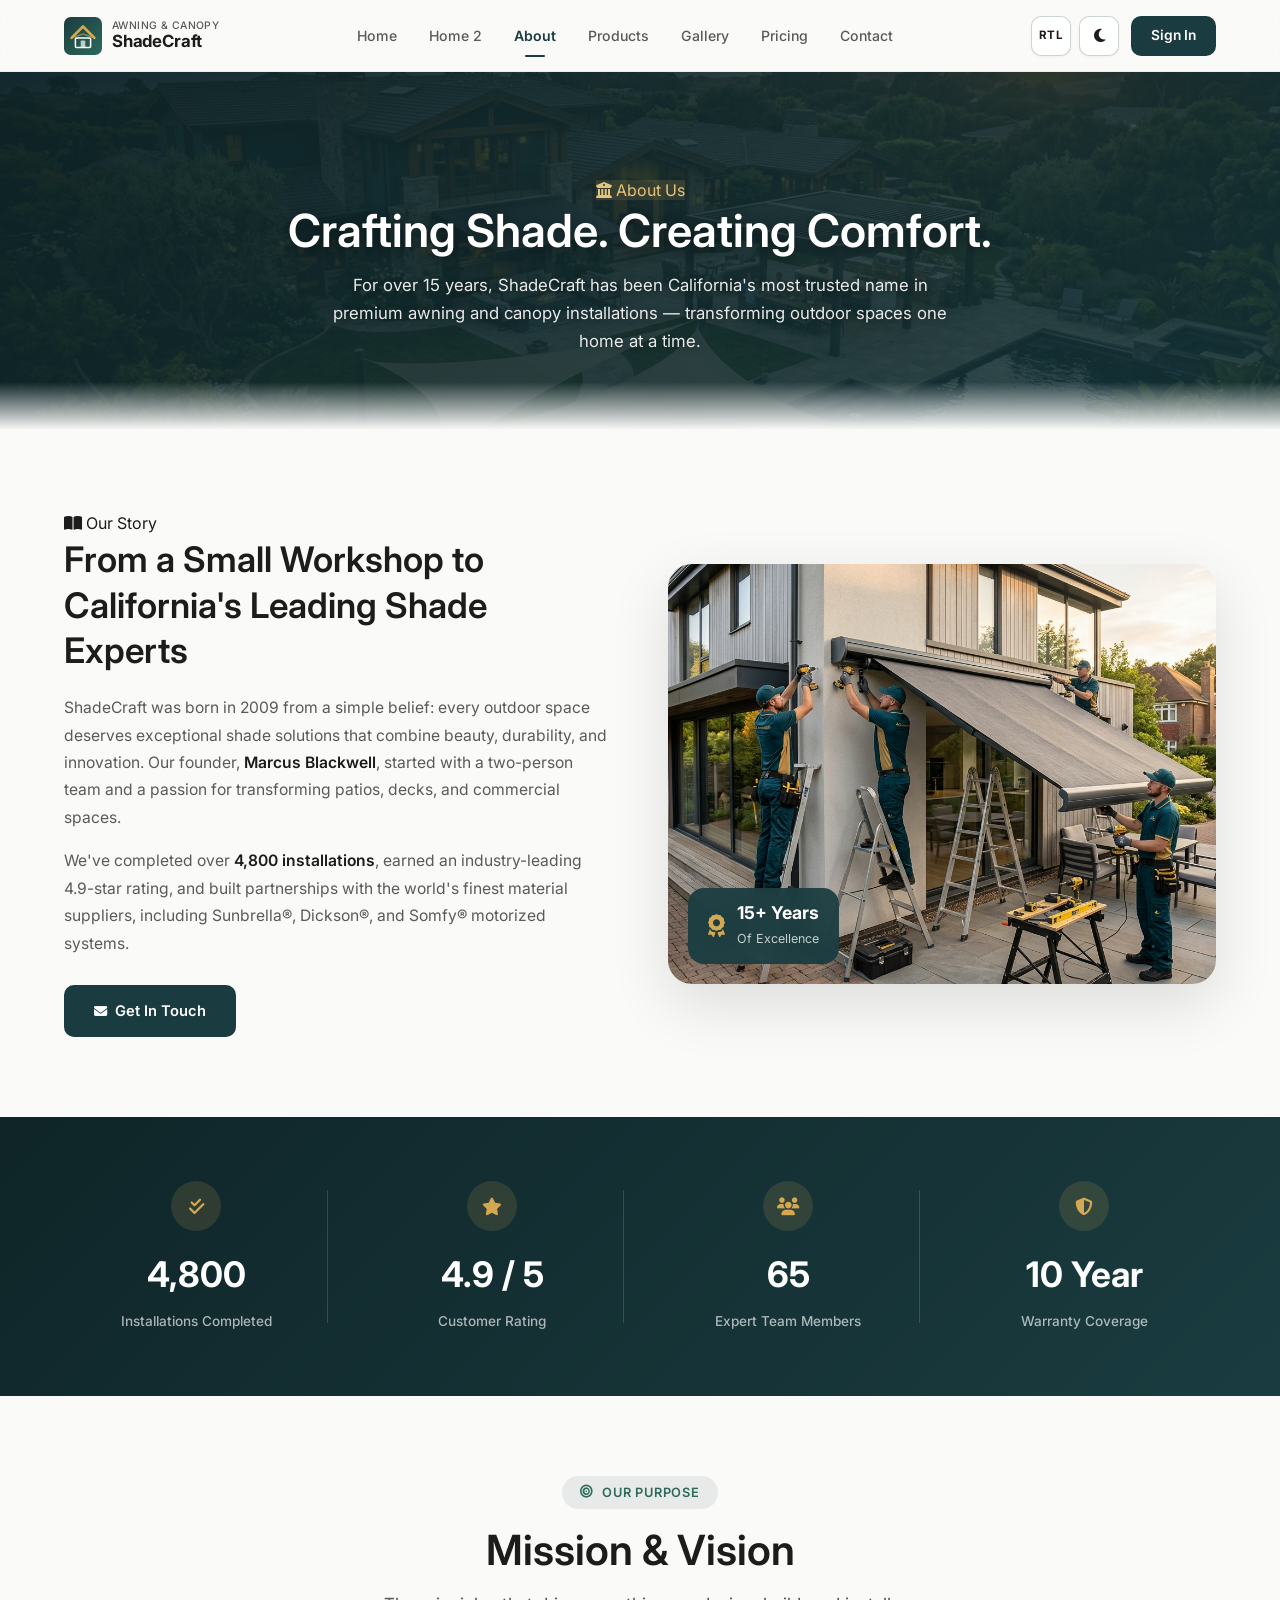
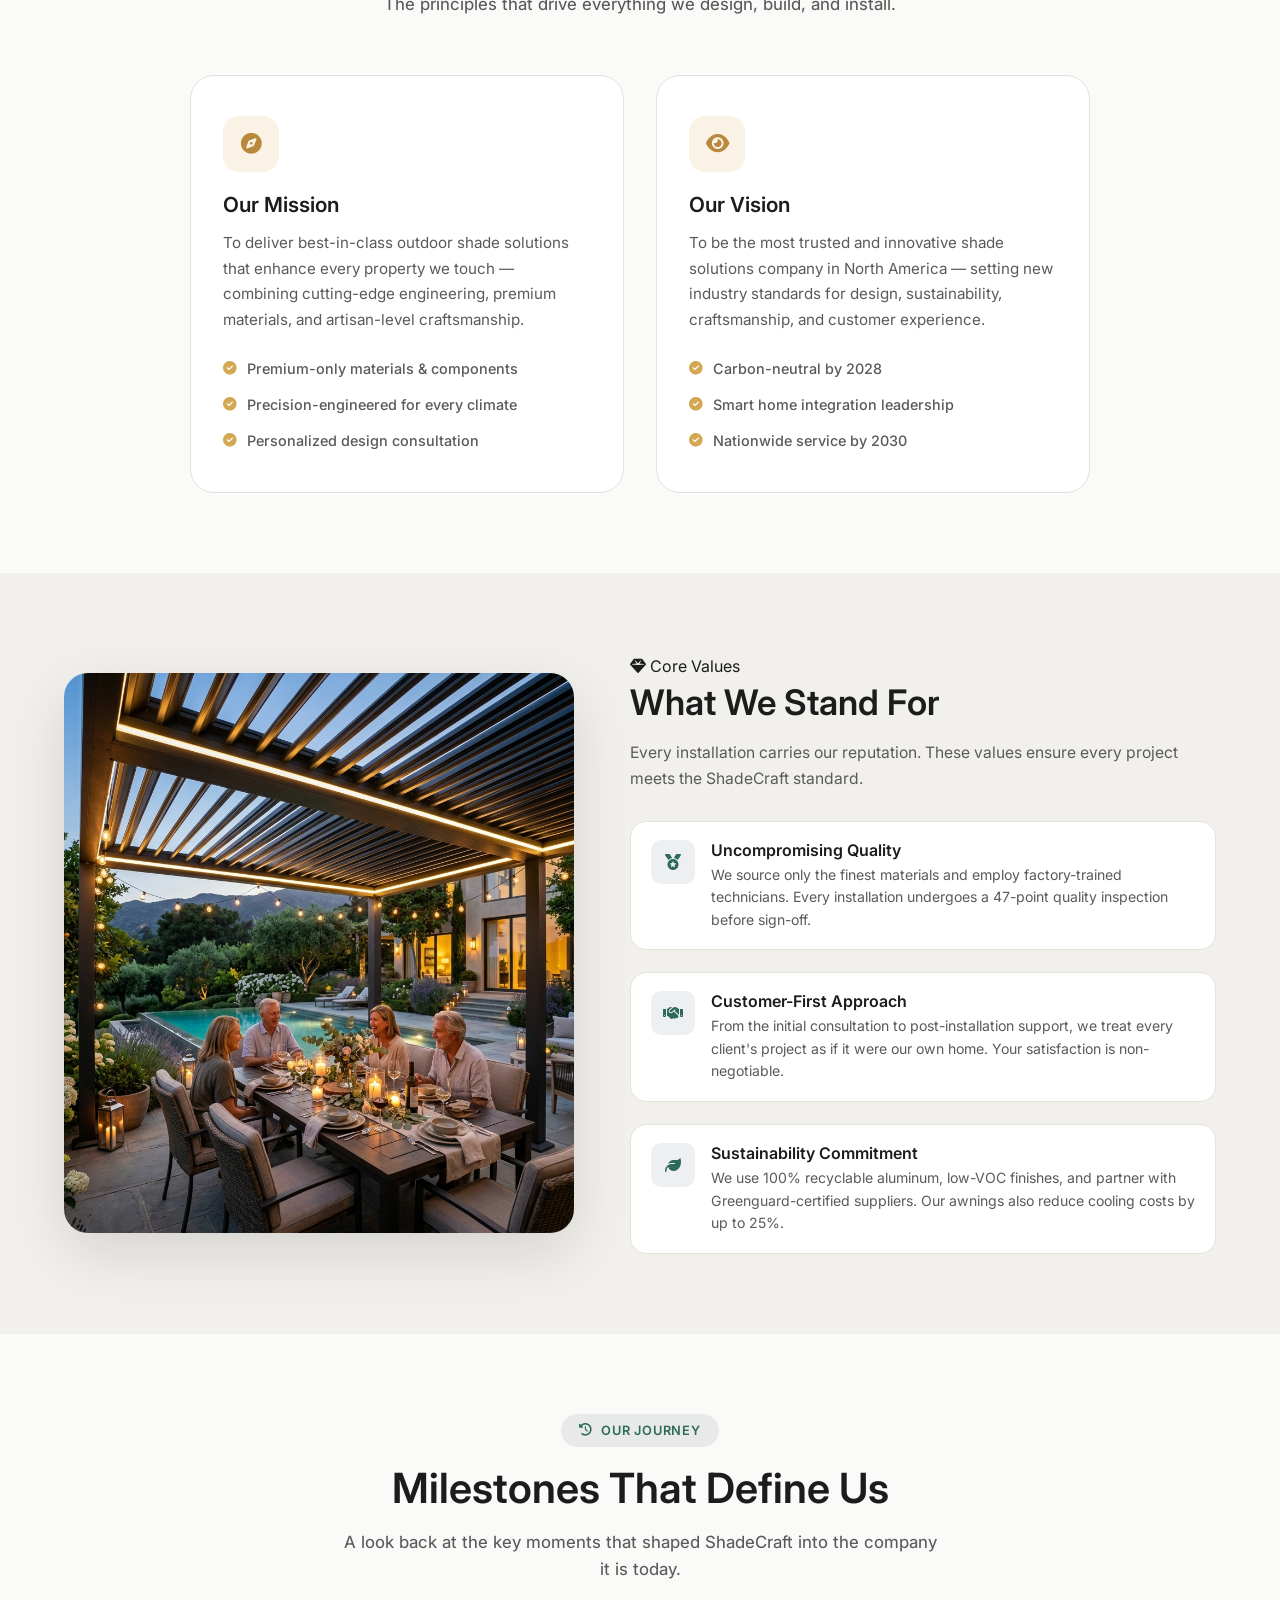
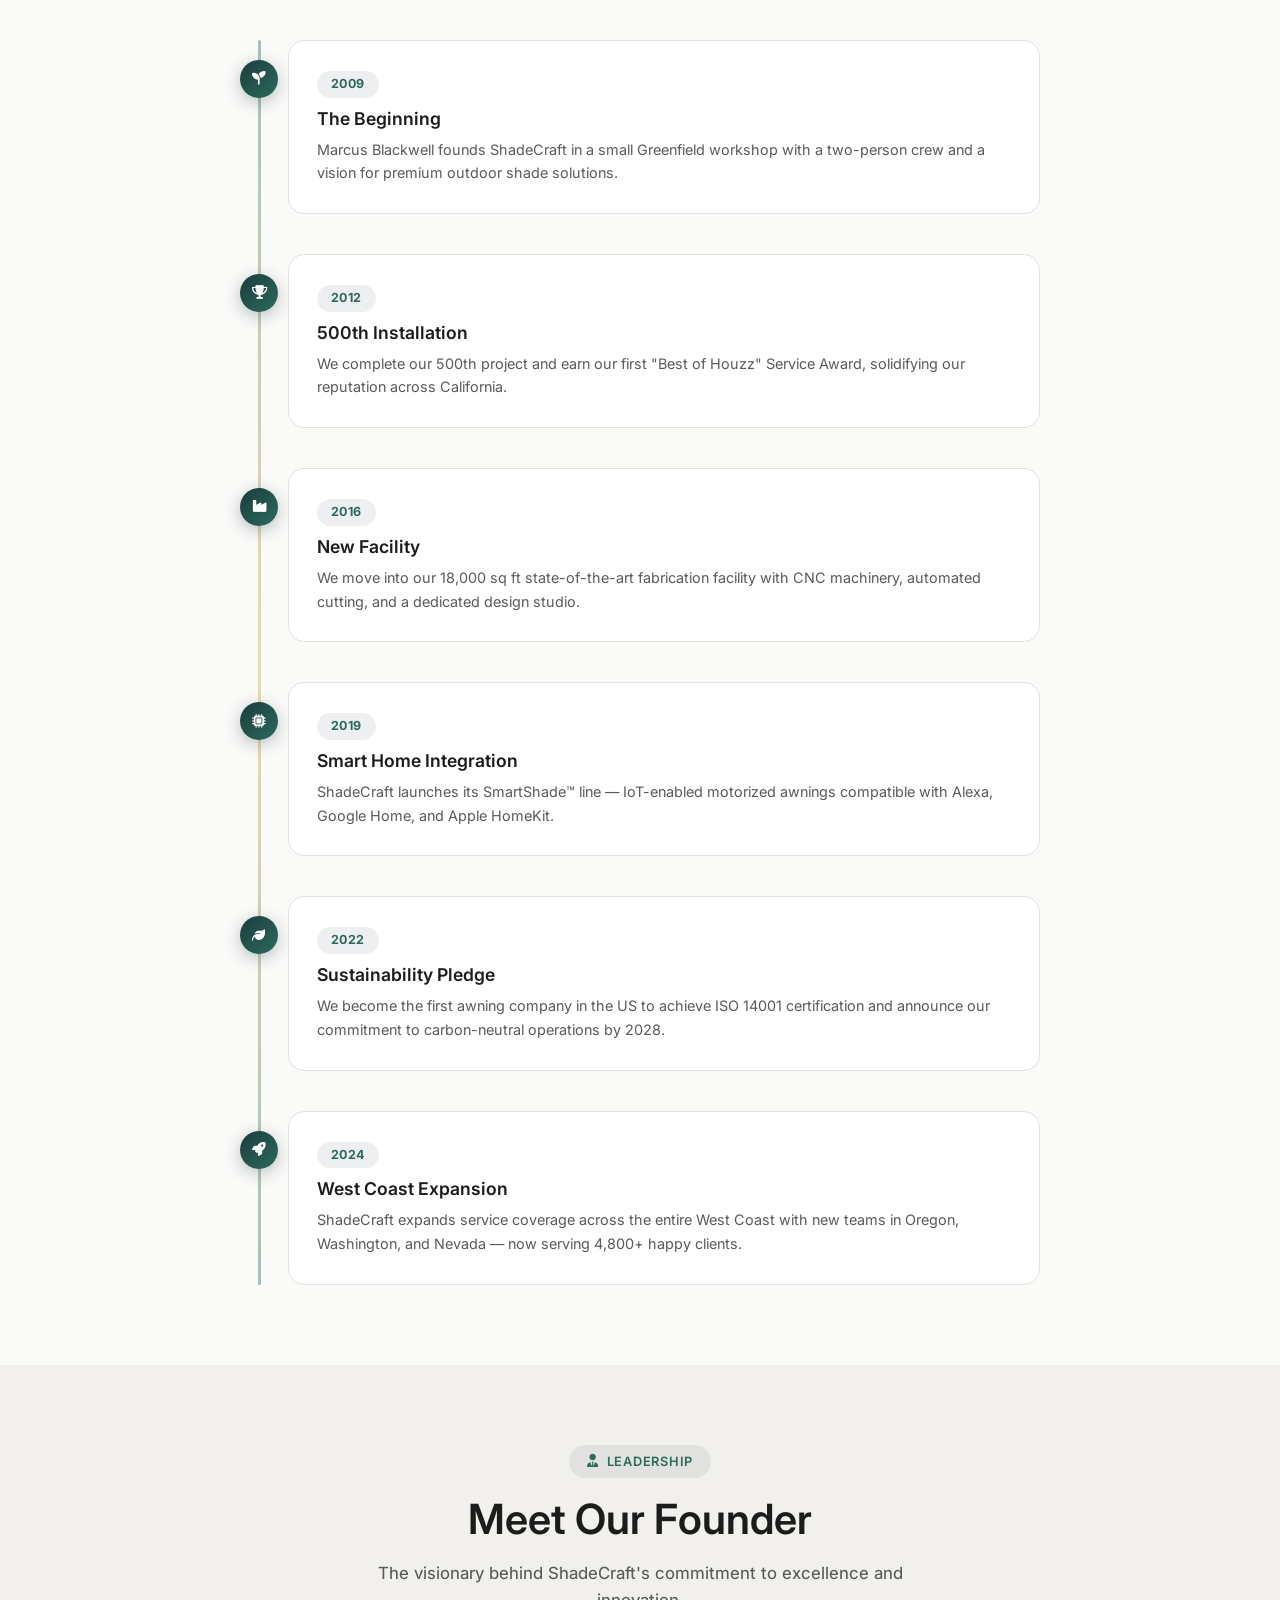
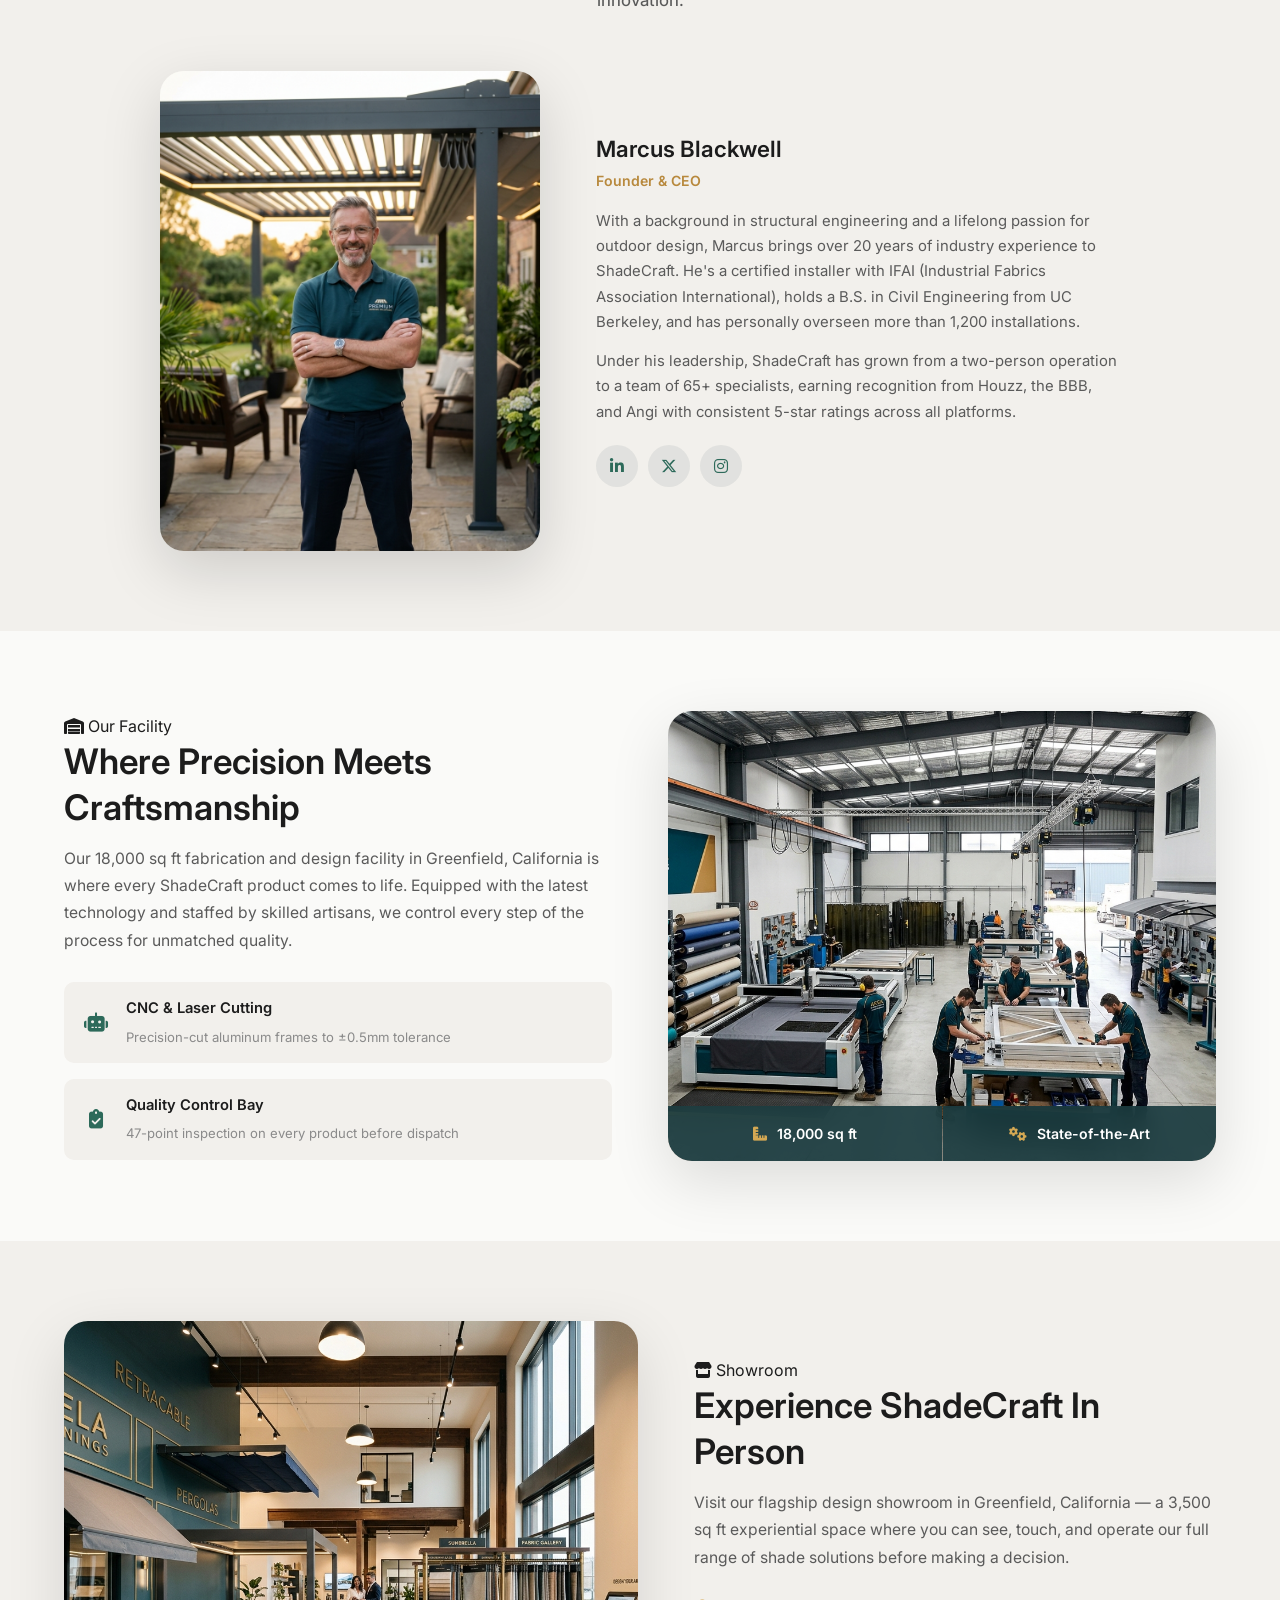
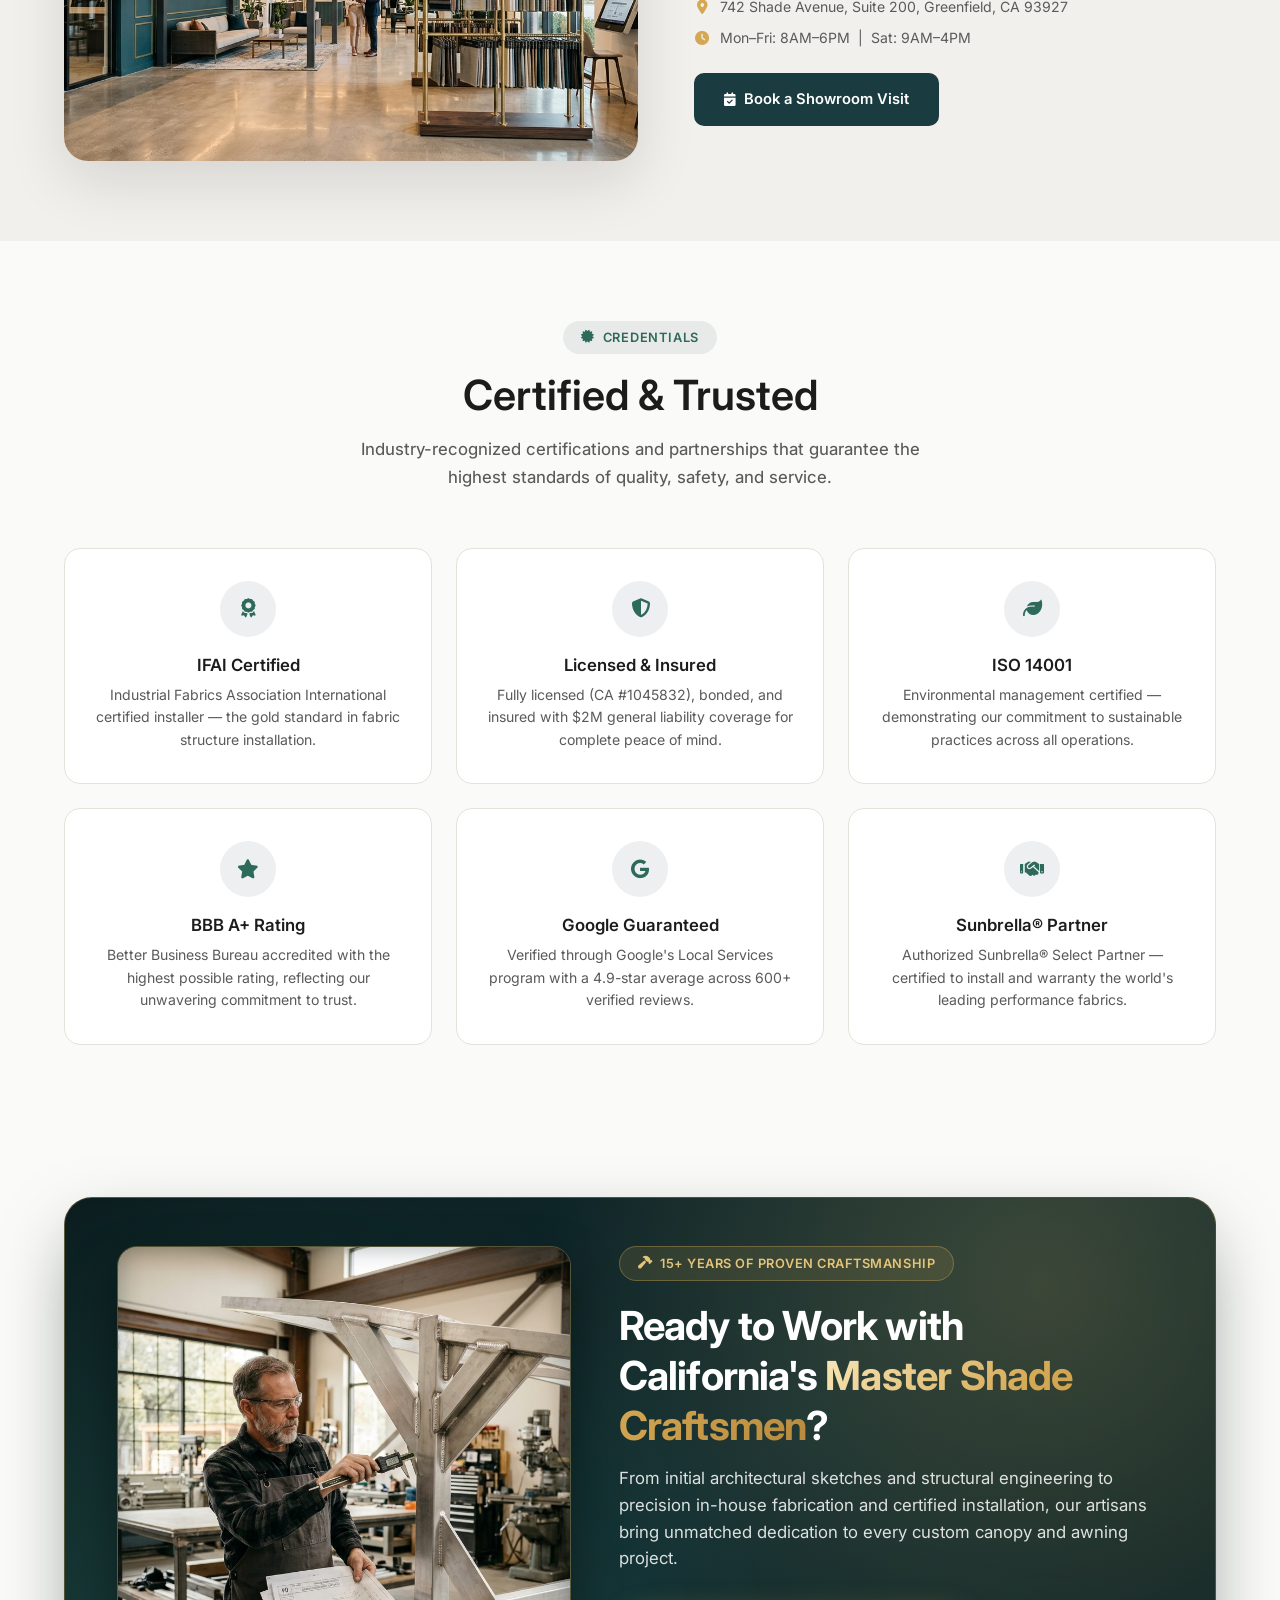
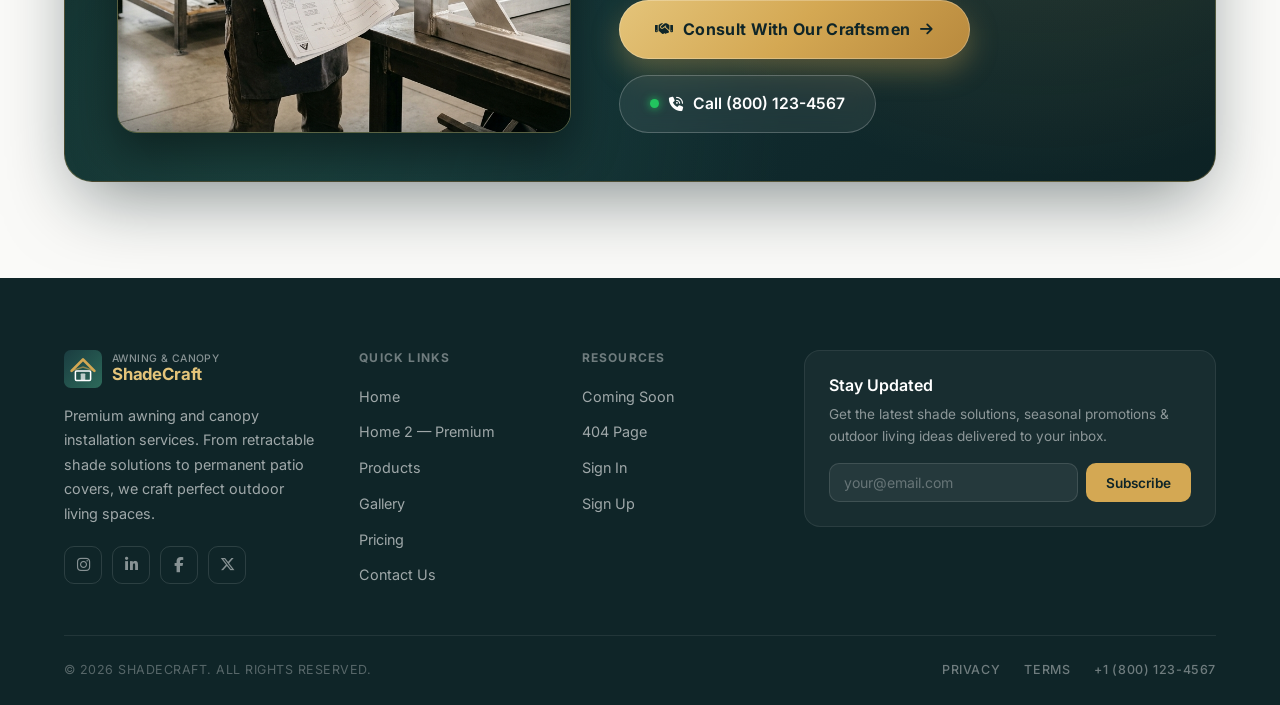
<file: about.html>
<!DOCTYPE html>
<html lang="en" dir="ltr">
<head>
    <meta charset="UTF-8">
    <meta name="viewport" content="width=device-width, initial-scale=1.0">
    <title>About ShadeCraft — Our Story, Mission & Expert Team</title>
    <meta name="description" content="Discover the ShadeCraft story — over 15 years of premium awning and canopy installations. Meet our expert team, learn our values, and see why thousands trust us with their outdoor spaces.">
    <link rel="icon" href="favicon.svg" type="image/svg+xml">
    <link rel="stylesheet" href="style.css">
    <link rel="stylesheet" href="https://cdnjs.cloudflare.com/ajax/libs/font-awesome/6.5.1/css/all.min.css">
    <script src="components.js" defer></script>
</head>
<body>
    <div id="navbar-placeholder"></div>

    <!-- ===== ABOUT HERO (same height/template as contact page) ===== -->
    <section class="contact-hero about-hero">
        <img src="assets/images/about-hero-banner.jpg" alt="Luxury home with premium awning, pergola and shade installations at sunset" class="about-hero-bg page-hero-bg" loading="eager">
        <div class="container" style="position:relative;z-index:2;">
            <span class="section-badge" style="color:var(--secondary-light);background:rgba(212,168,83,0.15);margin-bottom:16px;"><i class="fas fa-building-columns"></i> About Us</span>
            <h1>Crafting Shade. Creating Comfort.</h1>
            <p>For over 15 years, ShadeCraft has been California's most trusted name in premium awning and canopy installations — transforming outdoor spaces one home at a time.</p>
        </div>
    </section>

    <!-- ===== OUR STORY ===== -->
    <section class="about-story section">
        <div class="container">
            <div class="about-story-layout">
                <div class="about-story-content slide-left">
                    <span class="section-badge"><i class="fas fa-book-open"></i> Our Story</span>
                    <h2>From a Small Workshop to California's Leading Shade Experts</h2>
                    <p>ShadeCraft was born in 2009 from a simple belief: every outdoor space deserves exceptional shade solutions that combine beauty, durability, and innovation. Our founder, <strong>Marcus Blackwell</strong>, started with a two-person team and a passion for transforming patios, decks, and commercial spaces.</p>
                    <p>We've completed over <strong>4,800 installations</strong>, earned an industry-leading 4.9-star rating, and built partnerships with the world's finest material suppliers, including Sunbrella®, Dickson®, and Somfy® motorized systems.</p>
                    <a href="contact.html" class="btn btn-primary" style="margin-top:12px;"><i class="fas fa-envelope"></i> Get In Touch</a>
                </div>
                <div class="about-story-image slide-right">
                    <img src="assets/images/about-team-installing.jpg" alt="ShadeCraft expert team installing a premium retractable awning on a modern home" loading="lazy">
                    <div class="about-story-image-badge">
                        <i class="fas fa-award"></i>
                        <div>
                            <strong>15+ Years</strong>
                            <span>Of Excellence</span>
                        </div>
                    </div>
                </div>
            </div>
        </div>
    </section>

    <!-- ===== STATS BAR ===== -->
    <section class="about-stats-bar">
        <div class="container">
            <div class="about-stats-grid">
                <div class="about-stat-item fade-up">
                    <div class="about-stat-icon"><i class="fas fa-check-double"></i></div>
                    <div class="about-stat-number" data-count="4800">4,800+</div>
                    <div class="about-stat-label">Installations Completed</div>
                </div>
                <div class="about-stat-item fade-up">
                    <div class="about-stat-icon"><i class="fas fa-star"></i></div>
                    <div class="about-stat-number">4.9 / 5</div>
                    <div class="about-stat-label">Customer Rating</div>
                </div>
                <div class="about-stat-item fade-up">
                    <div class="about-stat-icon"><i class="fas fa-users"></i></div>
                    <div class="about-stat-number" data-count="65">65+</div>
                    <div class="about-stat-label">Expert Team Members</div>
                </div>
                <div class="about-stat-item fade-up">
                    <div class="about-stat-icon"><i class="fas fa-shield-halved"></i></div>
                    <div class="about-stat-number">10 Year</div>
                    <div class="about-stat-label">Warranty Coverage</div>
                </div>
            </div>
        </div>
    </section>

    <!-- ===== MISSION & VISION ===== -->
    <section class="about-mission section">
        <div class="container">
            <div class="section-header fade-up">
                <span class="section-badge"><i class="fas fa-bullseye"></i> Our Purpose</span>
                <h2>Mission & Vision</h2>
                <p>The principles that drive everything we design, build, and install.</p>
            </div>
            <div class="about-mission-cards">
                <div class="about-mission-card fade-up">
                    <div class="about-mission-card-icon">
                        <i class="fas fa-compass"></i>
                    </div>
                    <h3>Our Mission</h3>
                    <p>To deliver best-in-class outdoor shade solutions that enhance every property we touch — combining cutting-edge engineering, premium materials, and artisan-level craftsmanship.</p>
                    <ul class="about-mission-list">
                        <li><i class="fas fa-check-circle"></i> Premium-only materials & components</li>
                        <li><i class="fas fa-check-circle"></i> Precision-engineered for every climate</li>
                        <li><i class="fas fa-check-circle"></i> Personalized design consultation</li>
                    </ul>
                </div>
                <div class="about-mission-card fade-up">
                    <div class="about-mission-card-icon">
                        <i class="fas fa-eye"></i>
                    </div>
                    <h3>Our Vision</h3>
                    <p>To be the most trusted and innovative shade solutions company in North America — setting new industry standards for design, sustainability, craftsmanship, and customer experience.</p>
                    <ul class="about-mission-list">
                        <li><i class="fas fa-check-circle"></i> Carbon-neutral by 2028</li>
                        <li><i class="fas fa-check-circle"></i> Smart home integration leadership</li>
                        <li><i class="fas fa-check-circle"></i> Nationwide service by 2030</li>
                    </ul>
                </div>
            </div>
        </div>
    </section>

    <!-- ===== CORE VALUES ===== -->
    <section class="about-values section" style="background: var(--bg-alt);">
        <div class="container">
            <div class="about-values-layout">
                <div class="about-values-image slide-left">
                    <img src="assets/images/about-values.jpg" alt="Luxury pergola with LED lighting over an elegant outdoor dining area at twilight" loading="lazy">
                </div>
                <div class="about-values-content slide-right">
                    <span class="section-badge"><i class="fas fa-gem"></i> Core Values</span>
                    <h2>What We Stand For</h2>
                    <p>Every installation carries our reputation. These values ensure every project meets the ShadeCraft standard.</p>
                    <div class="about-values-list">
                        <div class="about-value-item">
                            <div class="about-value-icon"><i class="fas fa-medal"></i></div>
                            <div>
                                <h4>Uncompromising Quality</h4>
                                <p>We source only the finest materials and employ factory-trained technicians. Every installation undergoes a 47-point quality inspection before sign-off.</p>
                            </div>
                        </div>
                        <div class="about-value-item">
                            <div class="about-value-icon"><i class="fas fa-handshake"></i></div>
                            <div>
                                <h4>Customer-First Approach</h4>
                                <p>From the initial consultation to post-installation support, we treat every client's project as if it were our own home. Your satisfaction is non-negotiable.</p>
                            </div>
                        </div>
                        <div class="about-value-item">
                            <div class="about-value-icon"><i class="fas fa-leaf"></i></div>
                            <div>
                                <h4>Sustainability Commitment</h4>
                                <p>We use 100% recyclable aluminum, low-VOC finishes, and partner with Greenguard-certified suppliers. Our awnings also reduce cooling costs by up to 25%.</p>
                            </div>
                        </div>
                    </div>
                </div>
            </div>
        </div>
    </section>

    <!-- ===== OUR JOURNEY TIMELINE ===== -->
    <section class="about-timeline section">
        <div class="container">
            <div class="section-header fade-up">
                <span class="section-badge"><i class="fas fa-clock-rotate-left"></i> Our Journey</span>
                <h2>Milestones That Define Us</h2>
                <p>A look back at the key moments that shaped ShadeCraft into the company it is today.</p>
            </div>
            <div class="about-timeline-track">
                <div class="about-timeline-line"></div>
                <div class="about-timeline-item fade-up">
                    <div class="about-timeline-dot"><i class="fas fa-seedling"></i></div>
                    <div class="about-timeline-card">
                        <span class="about-timeline-year">2009</span>
                        <h4>The Beginning</h4>
                        <p>Marcus Blackwell founds ShadeCraft in a small Greenfield workshop with a two-person crew and a vision for premium outdoor shade solutions.</p>
                    </div>
                </div>
                <div class="about-timeline-item fade-up">
                    <div class="about-timeline-dot"><i class="fas fa-trophy"></i></div>
                    <div class="about-timeline-card">
                        <span class="about-timeline-year">2012</span>
                        <h4>500th Installation</h4>
                        <p>We complete our 500th project and earn our first "Best of Houzz" Service Award, solidifying our reputation across California.</p>
                    </div>
                </div>
                <div class="about-timeline-item fade-up">
                    <div class="about-timeline-dot"><i class="fas fa-industry"></i></div>
                    <div class="about-timeline-card">
                        <span class="about-timeline-year">2016</span>
                        <h4>New Facility</h4>
                        <p>We move into our 18,000 sq ft state-of-the-art fabrication facility with CNC machinery, automated cutting, and a dedicated design studio.</p>
                    </div>
                </div>
                <div class="about-timeline-item fade-up">
                    <div class="about-timeline-dot"><i class="fas fa-microchip"></i></div>
                    <div class="about-timeline-card">
                        <span class="about-timeline-year">2019</span>
                        <h4>Smart Home Integration</h4>
                        <p>ShadeCraft launches its SmartShade™ line — IoT-enabled motorized awnings compatible with Alexa, Google Home, and Apple HomeKit.</p>
                    </div>
                </div>
                <div class="about-timeline-item fade-up">
                    <div class="about-timeline-dot"><i class="fas fa-leaf"></i></div>
                    <div class="about-timeline-card">
                        <span class="about-timeline-year">2022</span>
                        <h4>Sustainability Pledge</h4>
                        <p>We become the first awning company in the US to achieve ISO 14001 certification and announce our commitment to carbon-neutral operations by 2028.</p>
                    </div>
                </div>
                <div class="about-timeline-item fade-up">
                    <div class="about-timeline-dot"><i class="fas fa-rocket"></i></div>
                    <div class="about-timeline-card">
                        <span class="about-timeline-year">2024</span>
                        <h4>West Coast Expansion</h4>
                        <p>ShadeCraft expands service coverage across the entire West Coast with new teams in Oregon, Washington, and Nevada — now serving 4,800+ happy clients.</p>
                    </div>
                </div>
            </div>
        </div>
    </section>

    <!-- ===== FOUNDER & LEADERSHIP ===== -->
    <section class="about-leadership section" style="background: var(--bg-alt);">
        <div class="container">
            <div class="section-header fade-up">
                <span class="section-badge"><i class="fas fa-user-tie"></i> Leadership</span>
                <h2>Meet Our Founder</h2>
                <p>The visionary behind ShadeCraft's commitment to excellence and innovation.</p>
            </div>
            <div class="about-founder-layout">
                <div class="about-founder-image scale-in">
                    <img src="assets/images/about-founder.jpg" alt="Marcus Blackwell — Founder and CEO of ShadeCraft" loading="lazy">
                </div>
                <div class="about-founder-content slide-right">
                    <h3>Marcus Blackwell</h3>
                    <span class="about-founder-title">Founder & CEO</span>
                    <p>With a background in structural engineering and a lifelong passion for outdoor design, Marcus brings over 20 years of industry experience to ShadeCraft. He's a certified installer with IFAI (Industrial Fabrics Association International), holds a B.S. in Civil Engineering from UC Berkeley, and has personally overseen more than 1,200 installations.</p>
                    <p>Under his leadership, ShadeCraft has grown from a two-person operation to a team of 65+ specialists, earning recognition from Houzz, the BBB, and Angi with consistent 5-star ratings across all platforms.</p>
                    <div class="about-founder-social">
                        <a href="#" class="about-social-link" aria-label="LinkedIn"><i class="fab fa-linkedin-in"></i></a>
                        <a href="#" class="about-social-link" aria-label="Twitter"><i class="fab fa-x-twitter"></i></a>
                        <a href="#" class="about-social-link" aria-label="Instagram"><i class="fab fa-instagram"></i></a>
                    </div>
                </div>
            </div>
        </div>
    </section>

    <!-- ===== OUR FACILITY ===== -->
    <section class="about-facility section">
        <div class="container">
            <div class="about-facility-layout">
                <div class="about-facility-content slide-left">
                    <span class="section-badge"><i class="fas fa-warehouse"></i> Our Facility</span>
                    <h2>Where Precision Meets Craftsmanship</h2>
                    <p>Our 18,000 sq ft fabrication and design facility in Greenfield, California is where every ShadeCraft product comes to life. Equipped with the latest technology and staffed by skilled artisans, we control every step of the process for unmatched quality.</p>
                    <div class="about-facility-features">
                        <div class="about-facility-feature">
                            <i class="fas fa-robot"></i>
                            <div>
                                <strong>CNC & Laser Cutting</strong>
                                <span>Precision-cut aluminum frames to ±0.5mm tolerance</span>
                            </div>
                        </div>
                        <div class="about-facility-feature">
                            <i class="fas fa-clipboard-check"></i>
                            <div>
                                <strong>Quality Control Bay</strong>
                                <span>47-point inspection on every product before dispatch</span>
                            </div>
                        </div>
                    </div>
                </div>
                <div class="about-facility-image slide-right">
                    <img src="assets/images/about-workshop.jpg" alt="ShadeCraft's state-of-the-art fabrication facility with CNC machines and skilled workers" loading="lazy">
                    <div class="about-facility-image-overlay">
                        <div class="about-facility-overlay-item">
                            <i class="fas fa-ruler-combined"></i>
                            <span>18,000 sq ft</span>
                        </div>
                        <div class="about-facility-overlay-item">
                            <i class="fas fa-cogs"></i>
                            <span>State-of-the-Art</span>
                        </div>
                    </div>
                </div>
            </div>
        </div>
    </section>

    <!-- ===== SHOWROOM ===== -->
    <section class="about-showroom section" style="background: var(--bg-alt);">
        <div class="container">
            <div class="about-showroom-layout">
                <div class="about-showroom-image slide-left">
                    <img src="assets/images/about-showroom.jpg" alt="ShadeCraft design showroom with awning displays, fabric galleries and consultation kiosks" loading="lazy">
                </div>
                <div class="about-showroom-content slide-right">
                    <span class="section-badge"><i class="fas fa-store"></i> Showroom</span>
                    <h2>Experience ShadeCraft In Person</h2>
                    <p>Visit our flagship design showroom in Greenfield, California — a 3,500 sq ft experiential space where you can see, touch, and operate our full range of shade solutions before making a decision.</p>
                    <div class="about-showroom-info">
                        <div class="about-showroom-info-item">
                            <i class="fas fa-location-dot"></i>
                            <span>742 Shade Avenue, Suite 200, Greenfield, CA 93927</span>
                        </div>
                        <div class="about-showroom-info-item">
                            <i class="fas fa-clock"></i>
                            <span>Mon–Fri: 8AM–6PM &nbsp;|&nbsp; Sat: 9AM–4PM</span>
                        </div>
                    </div>
                    <a href="contact.html" class="btn btn-primary" style="margin-top:8px;"><i class="fas fa-calendar-check"></i> Book a Showroom Visit</a>
                </div>
            </div>
        </div>
    </section>

    <!-- ===== CERTIFICATIONS ===== -->
    <section class="about-certifications section">
        <div class="container">
            <div class="section-header fade-up">
                <span class="section-badge"><i class="fas fa-certificate"></i> Credentials</span>
                <h2>Certified & Trusted</h2>
                <p>Industry-recognized certifications and partnerships that guarantee the highest standards of quality, safety, and service.</p>
            </div>
            <div class="about-cert-grid">
                <div class="about-cert-card fade-up">
                    <div class="about-cert-icon"><i class="fas fa-award"></i></div>
                    <h4>IFAI Certified</h4>
                    <p>Industrial Fabrics Association International certified installer — the gold standard in fabric structure installation.</p>
                </div>
                <div class="about-cert-card fade-up">
                    <div class="about-cert-icon"><i class="fas fa-shield-halved"></i></div>
                    <h4>Licensed & Insured</h4>
                    <p>Fully licensed (CA #1045832), bonded, and insured with $2M general liability coverage for complete peace of mind.</p>
                </div>
                <div class="about-cert-card fade-up">
                    <div class="about-cert-icon"><i class="fas fa-leaf"></i></div>
                    <h4>ISO 14001</h4>
                    <p>Environmental management certified — demonstrating our commitment to sustainable practices across all operations.</p>
                </div>
                <div class="about-cert-card fade-up">
                    <div class="about-cert-icon"><i class="fas fa-star"></i></div>
                    <h4>BBB A+ Rating</h4>
                    <p>Better Business Bureau accredited with the highest possible rating, reflecting our unwavering commitment to trust.</p>
                </div>
                <div class="about-cert-card fade-up">
                    <div class="about-cert-icon"><i class="fab fa-google"></i></div>
                    <h4>Google Guaranteed</h4>
                    <p>Verified through Google's Local Services program with a 4.9-star average across 600+ verified reviews.</p>
                </div>
                <div class="about-cert-card fade-up">
                    <div class="about-cert-icon"><i class="fas fa-handshake"></i></div>
                    <h4>Sunbrella® Partner</h4>
                    <p>Authorized Sunbrella® Select Partner — certified to install and warranty the world's leading performance fabrics.</p>
                </div>
            </div>
        </div>
    </section>

    <!-- ===== CTA BANNER (About: Image Left, CTA Right) ===== -->
    <section class="cta-banner cta-about">
        <div class="container">
            <div class="cta-about-wrapper fade-up">
                <div class="cta-about-media">
                    <img src="assets/images/about-cta-craftsmen.jpg" alt="Master shade craftsman inspecting custom aluminum awning canopy frame" class="cta-about-img" loading="lazy">
                </div>
                <div class="cta-about-content">
                    <span class="cta-badge"><i class="fas fa-hammer"></i> 15+ Years of Proven Craftsmanship</span>
                    <h2>Ready to Work with California's <span class="cta-title-accent">Master Shade Craftsmen</span>?</h2>
                    <p>From initial architectural sketches and structural engineering to precision in-house fabrication and certified installation, our artisans bring unmatched dedication to every custom canopy and awning project.</p>
                    <div class="cta-actions" style="justify-content: flex-start; margin-bottom: 0;">
                        <a href="contact.html" class="btn btn-cta-primary">
                            <i class="fas fa-handshake"></i>
                            <span>Consult With Our Craftsmen</span>
                            <i class="fas fa-arrow-right cta-arrow"></i>
                        </a>
                        <a href="tel:18001234567" class="btn btn-cta-secondary">
                            <span class="cta-call-indicator"></span>
                            <i class="fas fa-phone-volume"></i>
                            <span>Call (800) 123-4567</span>
                        </a>
                    </div>
                </div>
            </div>
        </div>
    </section>

    <div id="footer-placeholder"></div>
</body>
</html>
</file>
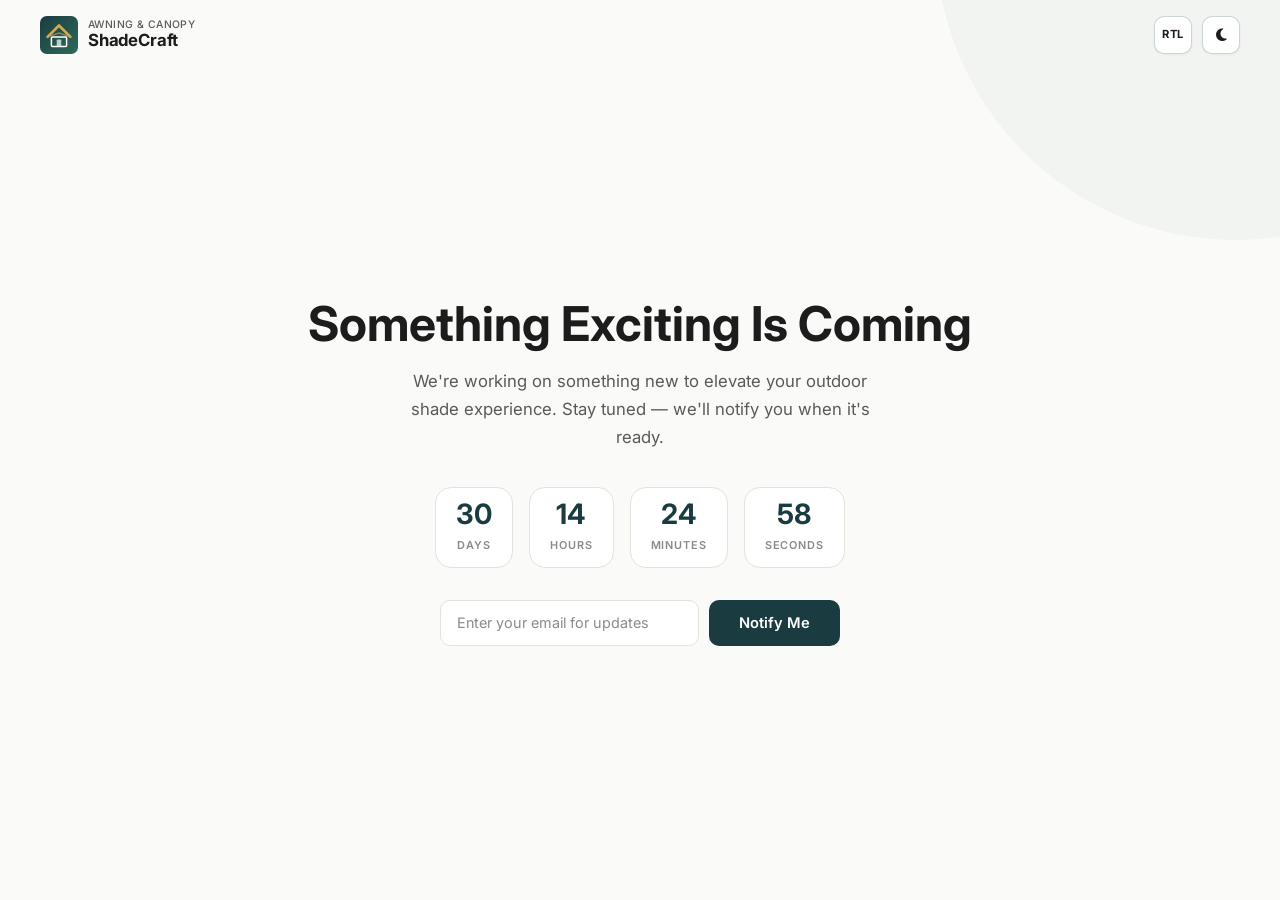
<file: coming-soon.html>
<!DOCTYPE html>
<html lang="en" dir="ltr">
<head>
    <meta charset="UTF-8">
    <meta name="viewport" content="width=device-width, initial-scale=1.0">
    <title>Coming Soon — ShadeCraft</title>
    <meta name="description" content="Something exciting is coming from ShadeCraft. Sign up to be notified when our new shade solutions launch.">
    <link rel="icon" href="favicon.svg" type="image/svg+xml">
    <link rel="stylesheet" href="style.css">
    <link rel="stylesheet" href="https://cdnjs.cloudflare.com/ajax/libs/font-awesome/6.5.1/css/all.min.css">
    <script src="components.js" defer></script>
</head>
<body>
    <div id="fullscreen-topbar-placeholder"></div>

    <main class="coming-soon-page">
        <div class="cs-content">
            <h1>Something Exciting Is Coming</h1>
            <p>We're working on something new to elevate your outdoor shade experience. Stay tuned — we'll notify you when it's ready.</p>

            <!-- Countdown -->
            <div class="countdown-grid">
                <div class="countdown-item">
                    <span class="countdown-num" id="cd-days">00</span>
                    <span class="countdown-label">Days</span>
                </div>
                <div class="countdown-item">
                    <span class="countdown-num" id="cd-hours">00</span>
                    <span class="countdown-label">Hours</span>
                </div>
                <div class="countdown-item">
                    <span class="countdown-num" id="cd-mins">00</span>
                    <span class="countdown-label">Minutes</span>
                </div>
                <div class="countdown-item">
                    <span class="countdown-num" id="cd-secs">00</span>
                    <span class="countdown-label">Seconds</span>
                </div>
            </div>

            <!-- Notify Form -->
            <form class="cs-form" onsubmit="event.preventDefault(); alert('Thank you! We will notify you when we launch.'); this.reset();">
                <input type="email" placeholder="Enter your email for updates" required aria-label="Email address">
                <button type="submit" class="btn btn-primary">Notify Me</button>
            </form>
        </div>
    </main>
</body>
</html>
</file>
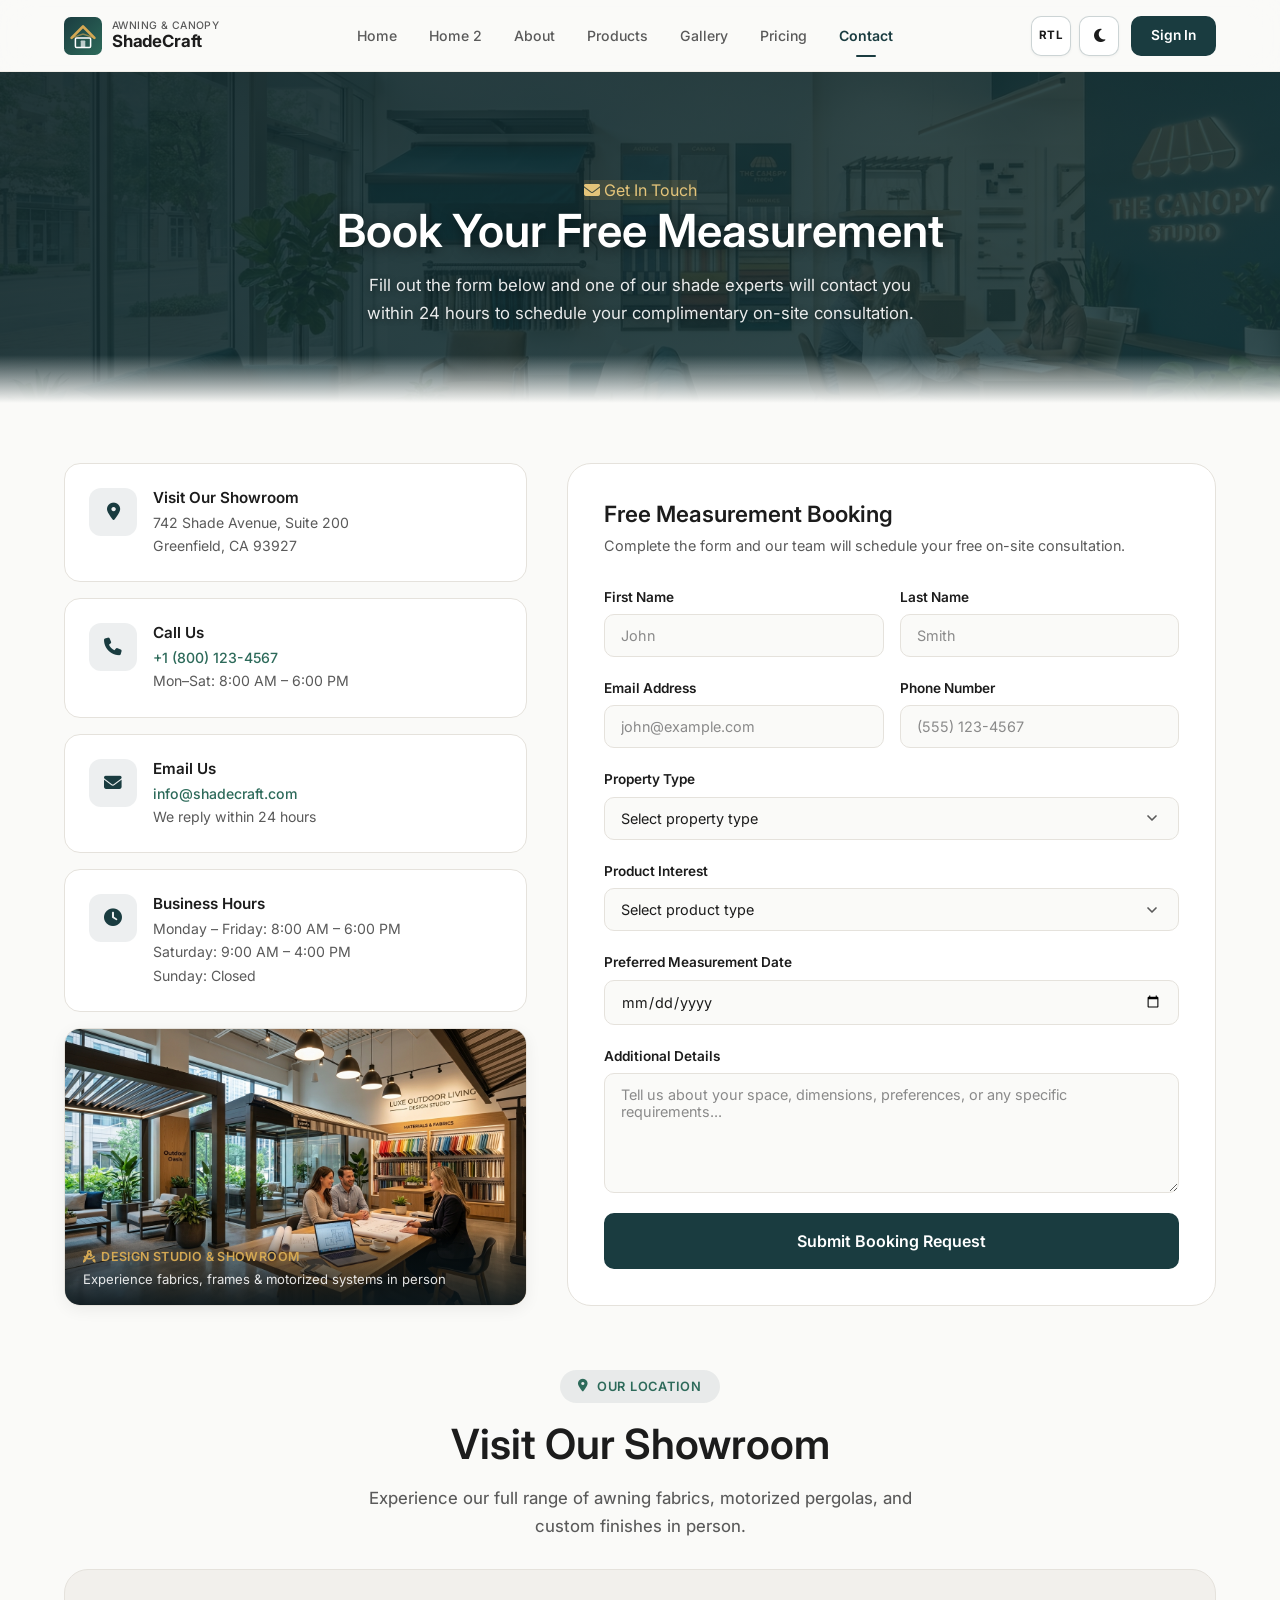
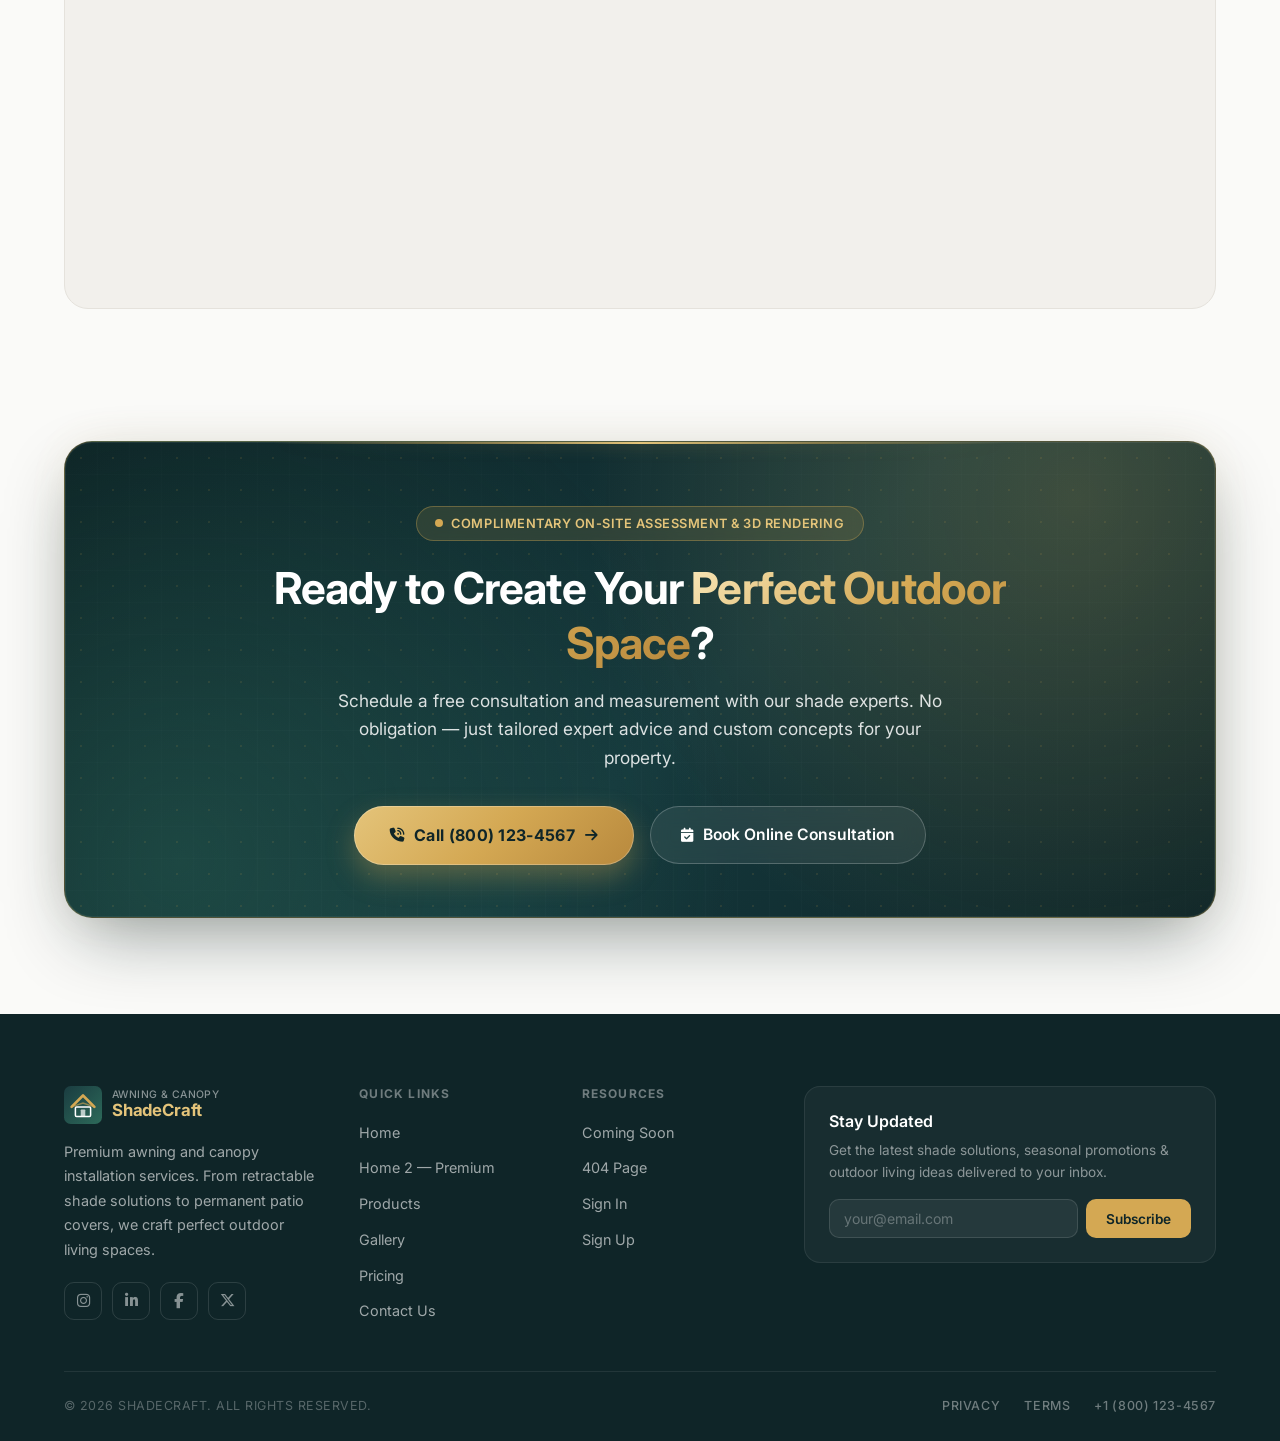
<file: contact.html>
<!DOCTYPE html>
<html lang="en" dir="ltr">
<head>
    <meta charset="UTF-8">
    <meta name="viewport" content="width=device-width, initial-scale=1.0">
    <title>Contact — ShadeCraft Free Measurement Booking</title>
    <meta name="description" content="Book a free measurement and consultation with ShadeCraft. Our shade experts will visit your property and provide a custom quote at no cost.">
    <link rel="icon" href="favicon.svg" type="image/svg+xml">
    <link rel="stylesheet" href="style.css">
    <link rel="stylesheet" href="https://cdnjs.cloudflare.com/ajax/libs/font-awesome/6.5.1/css/all.min.css">
    <script src="components.js" defer></script>
</head>
<body>
    <div id="navbar-placeholder"></div>

    <!-- ===== CONTACT HERO ===== -->
    <section class="contact-hero">
        <img src="assets/images/contact-hero-banner.jpg" alt="Modern welcoming ShadeCraft awning showroom and design consultation studio" class="page-hero-bg" loading="eager">
        <div class="container">
            <span class="section-badge" style="color:var(--secondary-light);background:rgba(212,168,83,0.15);margin-bottom:16px;"><i class="fas fa-envelope"></i> Get In Touch</span>
            <h1>Book Your Free Measurement</h1>
            <p>Fill out the form below and one of our shade experts will contact you within 24 hours to schedule your complimentary on-site consultation.</p>
        </div>
    </section>

    <!-- ===== CONTACT SECTION ===== -->
    <section class="contact-section">
        <div class="container">
            <div class="contact-grid">
                <!-- Contact Info -->
                <div class="contact-info-cards">
                    <div class="contact-info-card fade-up">
                        <div class="contact-info-icon"><i class="fas fa-location-dot"></i></div>
                        <div class="contact-info-text">
                            <h4>Visit Our Showroom</h4>
                            <p>742 Shade Avenue, Suite 200<br>Greenfield, CA 93927</p>
                        </div>
                    </div>
                    <div class="contact-info-card fade-up">
                        <div class="contact-info-icon"><i class="fas fa-phone"></i></div>
                        <div class="contact-info-text">
                            <h4>Call Us</h4>
                            <p><a href="tel:18001234567">+1 (800) 123-4567</a><br>Mon–Sat: 8:00 AM – 6:00 PM</p>
                        </div>
                    </div>
                    <div class="contact-info-card fade-up">
                        <div class="contact-info-icon"><i class="fas fa-envelope"></i></div>
                        <div class="contact-info-text">
                            <h4>Email Us</h4>
                            <p><a href="mailto:info@shadecraft.com">info@shadecraft.com</a><br>We reply within 24 hours</p>
                        </div>
                    </div>
                    <div class="contact-info-card fade-up">
                        <div class="contact-info-icon"><i class="fas fa-clock"></i></div>
                        <div class="contact-info-text">
                            <h4>Business Hours</h4>
                            <p>Monday – Friday: 8:00 AM – 6:00 PM<br>Saturday: 9:00 AM – 4:00 PM<br>Sunday: Closed</p>
                        </div>
                    </div>
                    <div class="contact-image-card fade-up">
                        <img src="assets/images/contact-showroom.jpg" alt="ShadeCraft Design Showroom & Consultation Studio" loading="lazy">
                        <div class="contact-image-overlay">
                            <span class="contact-image-badge"><i class="fas fa-compass-drafting"></i> Design Studio & Showroom</span>
                            <p>Experience fabrics, frames & motorized systems in person</p>
                        </div>
                    </div>
                </div>

                <!-- Contact Form -->
                <div class="contact-form-card fade-up" id="bookingForm">
                    <h2>Free Measurement Booking</h2>
                    <p class="form-subtitle">Complete the form and our team will schedule your free on-site consultation.</p>
                    <form class="form-grid" onsubmit="event.preventDefault(); alert('Thank you! Your measurement booking request has been received. Our team will contact you within 24 hours.'); this.reset();">
                        <div class="form-group">
                            <label for="contactFirstName">First Name</label>
                            <input type="text" id="contactFirstName" placeholder="John" required>
                        </div>
                        <div class="form-group">
                            <label for="contactLastName">Last Name</label>
                            <input type="text" id="contactLastName" placeholder="Smith" required>
                        </div>
                        <div class="form-group">
                            <label for="contactEmail">Email Address</label>
                            <input type="email" id="contactEmail" placeholder="john@example.com" required>
                        </div>
                        <div class="form-group">
                            <label for="contactPhone">Phone Number</label>
                            <input type="tel" id="contactPhone" placeholder="(555) 123-4567" required>
                        </div>
                        <div class="form-group full-width">
                            <label for="contactPropertyType">Property Type</label>
                            <select id="contactPropertyType" required>
                                <option value="" disabled selected>Select property type</option>
                                <option value="residential">Residential Home</option>
                                <option value="apartment">Apartment / Condo</option>
                                <option value="restaurant">Restaurant / Café</option>
                                <option value="retail">Retail / Storefront</option>
                                <option value="office">Office Building</option>
                                <option value="other">Other</option>
                            </select>
                        </div>
                        <div class="form-group full-width">
                            <label for="contactProduct">Product Interest</label>
                            <select id="contactProduct" required>
                                <option value="" disabled selected>Select product type</option>
                                <option value="retractable">Retractable Awning</option>
                                <option value="fixed">Fixed Canopy</option>
                                <option value="patio-cover">Patio Cover / Pergola</option>
                                <option value="sail-shade">Sail Shade</option>
                                <option value="window">Window Awning</option>
                                <option value="not-sure">Not Sure — Need Advice</option>
                            </select>
                        </div>
                        <div class="form-group full-width">
                            <label for="contactDate">Preferred Measurement Date</label>
                            <input type="date" id="contactDate">
                        </div>
                        <div class="form-group full-width">
                            <label for="contactMessage">Additional Details</label>
                            <textarea id="contactMessage" placeholder="Tell us about your space, dimensions, preferences, or any specific requirements..."></textarea>
                        </div>
                        <div class="form-group full-width">
                            <button type="submit" class="btn btn-primary btn-lg w-full">Submit Booking Request</button>
                        </div>
                    </form>
                </div>
            </div>

            <!-- Map Header -->
            <div class="section-header contact-map-header fade-up">
                <span class="section-badge"><i class="fas fa-location-dot"></i> Our Location</span>
                <h2>Visit Our Showroom</h2>
                <p>Experience our full range of awning fabrics, motorized pergolas, and custom finishes in person.</p>
            </div>

            <!-- Map -->
            <div class="contact-map fade-up">
                <iframe src="https://www.google.com/maps/embed?pb=!1m18!1m12!1m3!1d3153.019726816543!2d-122.41941548468134!3d37.77492997975961!2m3!1f0!2f0!3f0!3m2!1i1024!2i768!4f13.1!3m3!1m2!1s0x80858064e78bcb81%3A0xc10b3f53e3b3de90!2sSan%20Francisco%2C%20CA!5e0!3m2!1sen!2sus!4v1697652000000" allowfullscreen loading="lazy" referrerpolicy="no-referrer-when-downgrade" title="ShadeCraft Location Map"></iframe>
            </div>
        </div>
    </section>

    <!-- ===== CTA BANNER (Normal / Standard CTA) ===== -->
    <section class="cta-banner">
        <div class="container">
            <div class="cta-banner-inner fade-up">
                <div class="cta-badge">
                    <span class="cta-pulse-dot"></span>
                    <span>Complimentary On-Site Assessment & 3D Rendering</span>
                </div>
                <h2>Ready to Create Your <span class="cta-title-accent">Perfect Outdoor Space</span>?</h2>
                <p>Schedule a free consultation and measurement with our shade experts. No obligation — just tailored expert advice and custom concepts for your property.</p>
                <div class="cta-actions" style="margin-bottom: 0;">
                    <a href="tel:18001234567" class="btn btn-cta-primary">
                        <i class="fas fa-phone-volume"></i>
                        <span>Call (800) 123-4567</span>
                        <i class="fas fa-arrow-right cta-arrow"></i>
                    </a>
                    <a href="#bookingForm" class="btn btn-cta-secondary">
                        <i class="fas fa-calendar-check"></i>
                        <span>Book Online Consultation</span>
                    </a>
                </div>
            </div>
        </div>
    </section>

    <div id="footer-placeholder"></div>
</body>
</html>
</file>
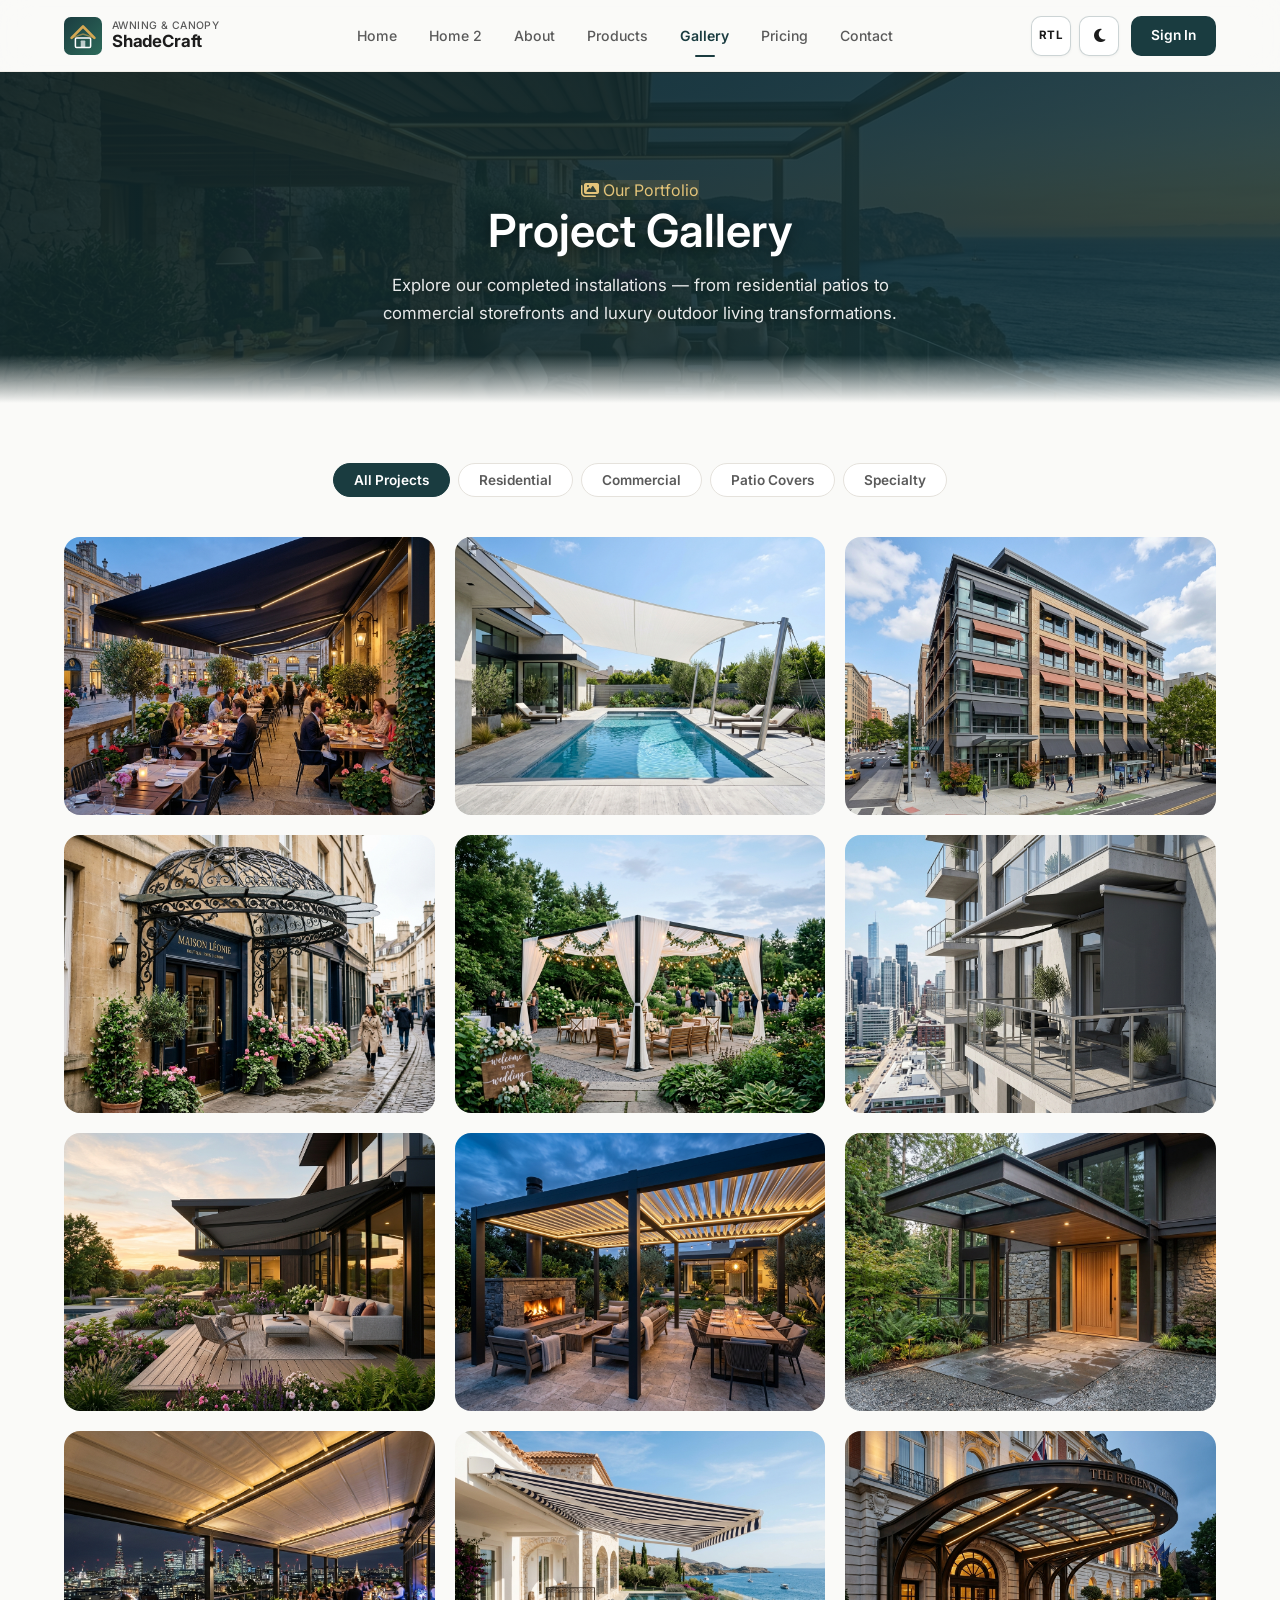
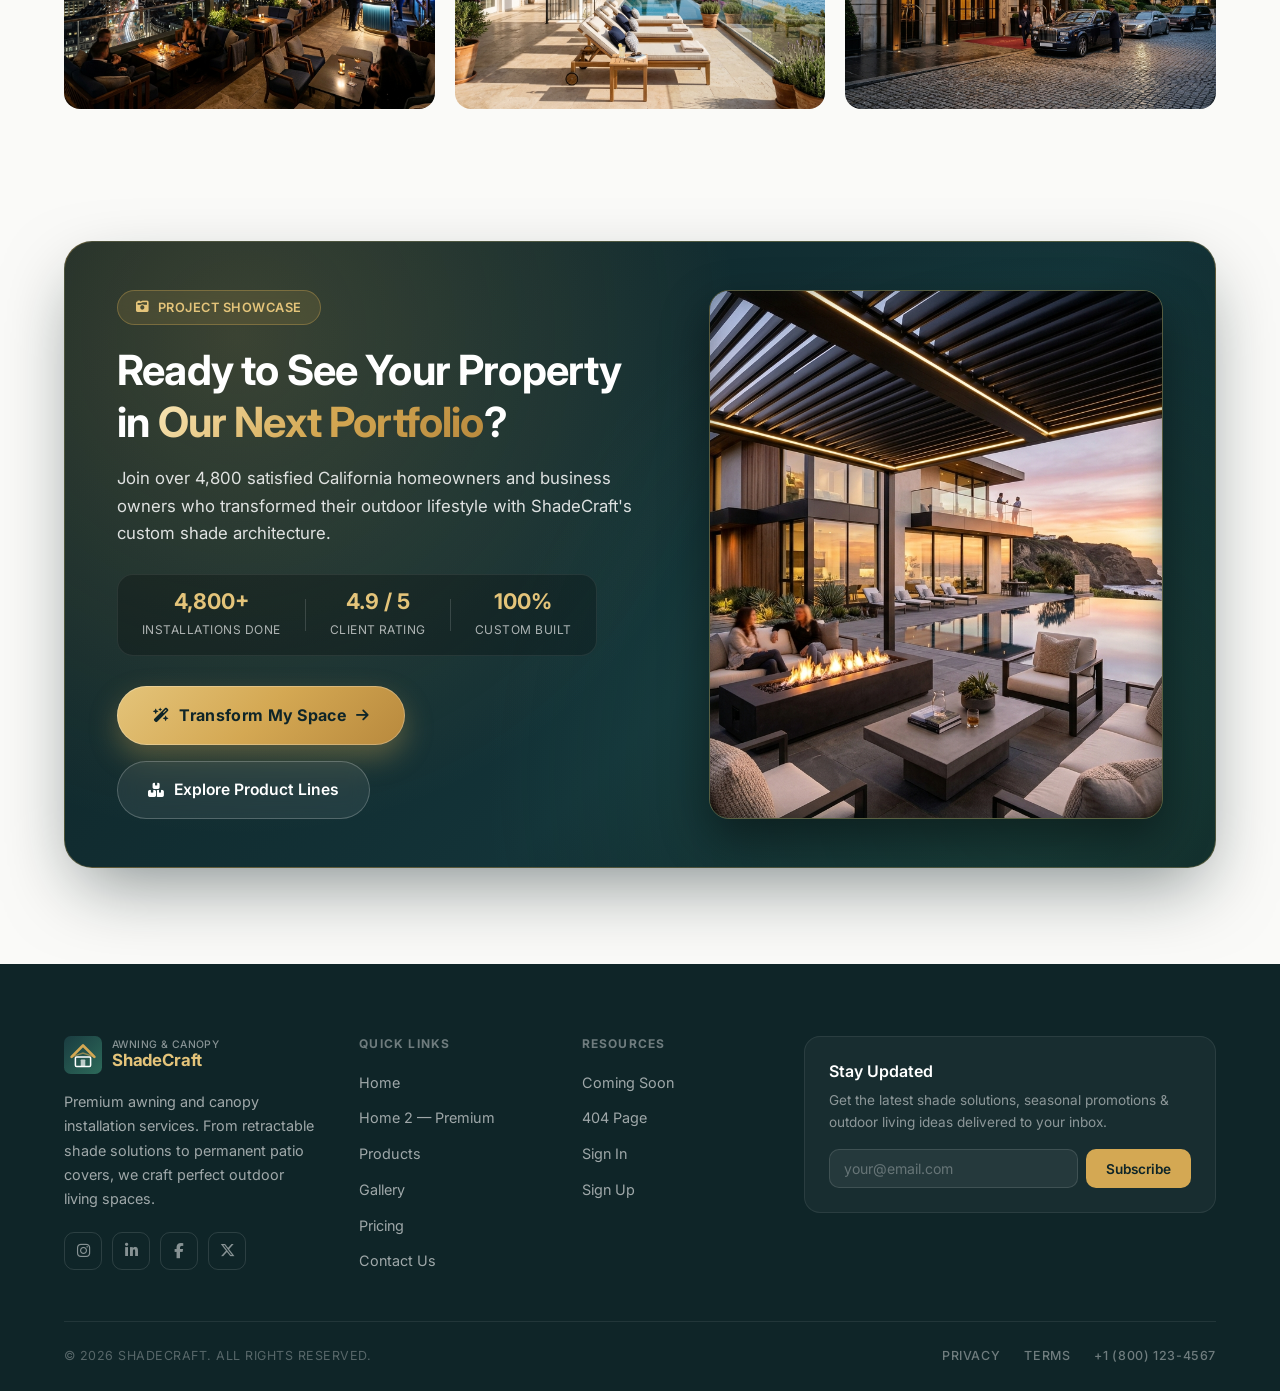
<file: gallery.html>
<!DOCTYPE html>
<html lang="en" dir="ltr">
<head>
    <meta charset="UTF-8">
    <meta name="viewport" content="width=device-width, initial-scale=1.0">
    <title>Gallery — ShadeCraft Project Portfolio</title>
    <meta name="description" content="Browse ShadeCraft's portfolio of completed awning and canopy installations. Residential patios, commercial storefronts, and luxury outdoor living spaces.">
    <link rel="icon" href="favicon.svg" type="image/svg+xml">
    <link rel="stylesheet" href="style.css">
    <link rel="stylesheet" href="https://cdnjs.cloudflare.com/ajax/libs/font-awesome/6.5.1/css/all.min.css">
    <script src="components.js" defer></script>
</head>
<body>
    <div id="navbar-placeholder"></div>

    <!-- ===== GALLERY HERO ===== -->
    <section class="gallery-hero">
        <img src="assets/images/gallery-hero-banner.jpg" alt="Showcase of luxury cliffside patio canopy installation at twilight" class="page-hero-bg" loading="eager">
        <div class="container">
            <span class="section-badge" style="color:var(--secondary-light);background:rgba(212,168,83,0.15);margin-bottom:16px;"><i class="fas fa-images"></i> Our Portfolio</span>
            <h1>Project Gallery</h1>
            <p>Explore our completed installations — from residential patios to commercial storefronts and luxury outdoor living transformations.</p>
        </div>
    </section>

    <!-- ===== GALLERY GRID ===== -->
    <section class="gallery-section">
        <div class="container">
            <!-- Filters -->
            <div class="gallery-filters fade-up">
                <button class="gallery-filter-btn active" data-filter="all">All Projects</button>
                <button class="gallery-filter-btn" data-filter="residential">Residential</button>
                <button class="gallery-filter-btn" data-filter="commercial">Commercial</button>
                <button class="gallery-filter-btn" data-filter="patio">Patio Covers</button>
                <button class="gallery-filter-btn" data-filter="specialty">Specialty</button>
            </div>

            <!-- Gallery Grid -->
            <div class="gallery-grid">
                <div class="gallery-item fade-up" data-category="commercial">
                    <img src="assets/images/gallery-1.jpg" alt="Luxury restaurant terrace retractable awning installation with integrated LED lighting">
                    <div class="gallery-item-overlay">
                        <h4>Restaurant Terrace</h4>
                        <span>Commercial — Retractable</span>
                    </div>
                </div>
                <div class="gallery-item fade-up" data-category="specialty">
                    <img src="assets/images/gallery-2.jpg" alt="Sail shade canopy over swimming pool area">
                    <div class="gallery-item-overlay">
                        <h4>Poolside Sail Shades</h4>
                        <span>Specialty — Sail Canopy</span>
                    </div>
                </div>
                <div class="gallery-item fade-up" data-category="commercial">
                    <img src="assets/images/gallery-3.jpg" alt="Commercial building with coordinated window awnings">
                    <div class="gallery-item-overlay">
                        <h4>Metro Plaza Facade</h4>
                        <span>Commercial — Window Awnings</span>
                    </div>
                </div>
                <div class="gallery-item fade-up" data-category="commercial">
                    <img src="assets/images/gallery-4.jpg" alt="Dome-shaped wrought iron canopy over boutique entrance">
                    <div class="gallery-item-overlay">
                        <h4>Boutique Dome Canopy</h4>
                        <span>Commercial — Heritage Design</span>
                    </div>
                </div>
                <div class="gallery-item fade-up" data-category="specialty">
                    <img src="assets/images/gallery-5.jpg" alt="Garden gazebo canopy for wedding event">
                    <div class="gallery-item-overlay">
                        <h4>Garden Event Canopy</h4>
                        <span>Specialty — Event Structure</span>
                    </div>
                </div>
                <div class="gallery-item fade-up" data-category="residential">
                    <img src="assets/images/gallery-6.jpg" alt="Balcony awning with drop-arm on high-rise apartment">
                    <div class="gallery-item-overlay">
                        <h4>Urban Balcony Awning</h4>
                        <span>Residential — Drop-Arm</span>
                    </div>
                </div>
                <div class="gallery-item fade-up" data-category="residential">
                    <img src="assets/images/gallery-7.jpg" alt="Modern motorized retractable awning over residential backyard patio deck">
                    <div class="gallery-item-overlay">
                        <h4>Backyard Patio Shade</h4>
                        <span>Residential — Retractable</span>
                    </div>
                </div>
                <div class="gallery-item fade-up" data-category="patio">
                    <img src="assets/images/gallery-8.jpg" alt="Luxury bioclimatic louvered patio cover pergola with outdoor fireplace and dining">
                    <div class="gallery-item-overlay">
                        <h4>Luxury Patio Cover</h4>
                        <span>Patio Cover — Louvered</span>
                    </div>
                </div>
                <div class="gallery-item fade-up" data-category="residential">
                    <img src="assets/images/gallery-9.jpg" alt="Cantilevered glass and architectural bronze fixed entrance canopy">
                    <div class="gallery-item-overlay">
                        <h4>Entrance Canopy</h4>
                        <span>Residential — Fixed</span>
                    </div>
                </div>
                <div class="gallery-item fade-up" data-category="commercial">
                    <img src="assets/images/gallery-10.jpg" alt="Retractable architectural awning system on high-rise skyline rooftop lounge">
                    <div class="gallery-item-overlay">
                        <h4>Skyline Rooftop Lounge</h4>
                        <span>Commercial — Retractable</span>
                    </div>
                </div>
                <div class="gallery-item fade-up" data-category="residential">
                    <img src="assets/images/gallery-11.jpg" alt="Striped motorized cassette awning over seaside Mediterranean villa sun terrace">
                    <div class="gallery-item-overlay">
                        <h4>Seaside Villa Terrace</h4>
                        <span>Residential — Cassette Awning</span>
                    </div>
                </div>
                <div class="gallery-item fade-up" data-category="specialty">
                    <img src="assets/images/gallery-12.jpg" alt="Grand hotel porte-cochère architectural curved glass and bronze canopy">
                    <div class="gallery-item-overlay">
                        <h4>Grand Hotel Porte-Cochère</h4>
                        <span>Specialty — Glass Canopy</span>
                    </div>
                </div>
            </div>
        </div>
    </section>

    <!-- ===== CTA BANNER (Gallery: Visual Portfolio Showcase Layout) ===== -->
    <section class="cta-banner cta-gallery">
        <div class="container">
            <div class="cta-gallery-box fade-up">
                <div class="cta-gallery-content">
                    <span class="cta-badge"><i class="fas fa-camera-retro"></i> Project Showcase</span>
                    <h2>Ready to See Your Property in <span class="cta-title-accent">Our Next Portfolio</span>?</h2>
                    <p>Join over 4,800 satisfied California homeowners and business owners who transformed their outdoor lifestyle with ShadeCraft's custom shade architecture.</p>
                    <div class="cta-gallery-stats">
                        <div class="cta-gstat">
                            <strong>4,800+</strong>
                            <span>Installations Done</span>
                        </div>
                        <div class="cta-gstat-divider"></div>
                        <div class="cta-gstat">
                            <strong>4.9 / 5</strong>
                            <span>Client Rating</span>
                        </div>
                        <div class="cta-gstat-divider"></div>
                        <div class="cta-gstat">
                            <strong>100%</strong>
                            <span>Custom Built</span>
                        </div>
                    </div>
                    <div class="cta-actions" style="justify-content: flex-start; margin-bottom: 0;">
                        <a href="contact.html" class="btn btn-cta-primary">
                            <i class="fas fa-wand-magic-sparkles"></i>
                            <span>Transform My Space</span>
                            <i class="fas fa-arrow-right cta-arrow"></i>
                        </a>
                        <a href="products.html" class="btn btn-cta-secondary">
                            <i class="fas fa-boxes-stacked"></i>
                            <span>Explore Product Lines</span>
                        </a>
                    </div>
                </div>
                <div class="cta-gallery-visual">
                    <img src="assets/images/gallery-cta-portfolio.jpg" alt="Luxury modern villa with motorized louvered pergola at twilight" class="cta-gallery-img" loading="lazy">
                </div>
            </div>
        </div>
    </section>

    <div id="footer-placeholder"></div>
</body>
</html>
</file>
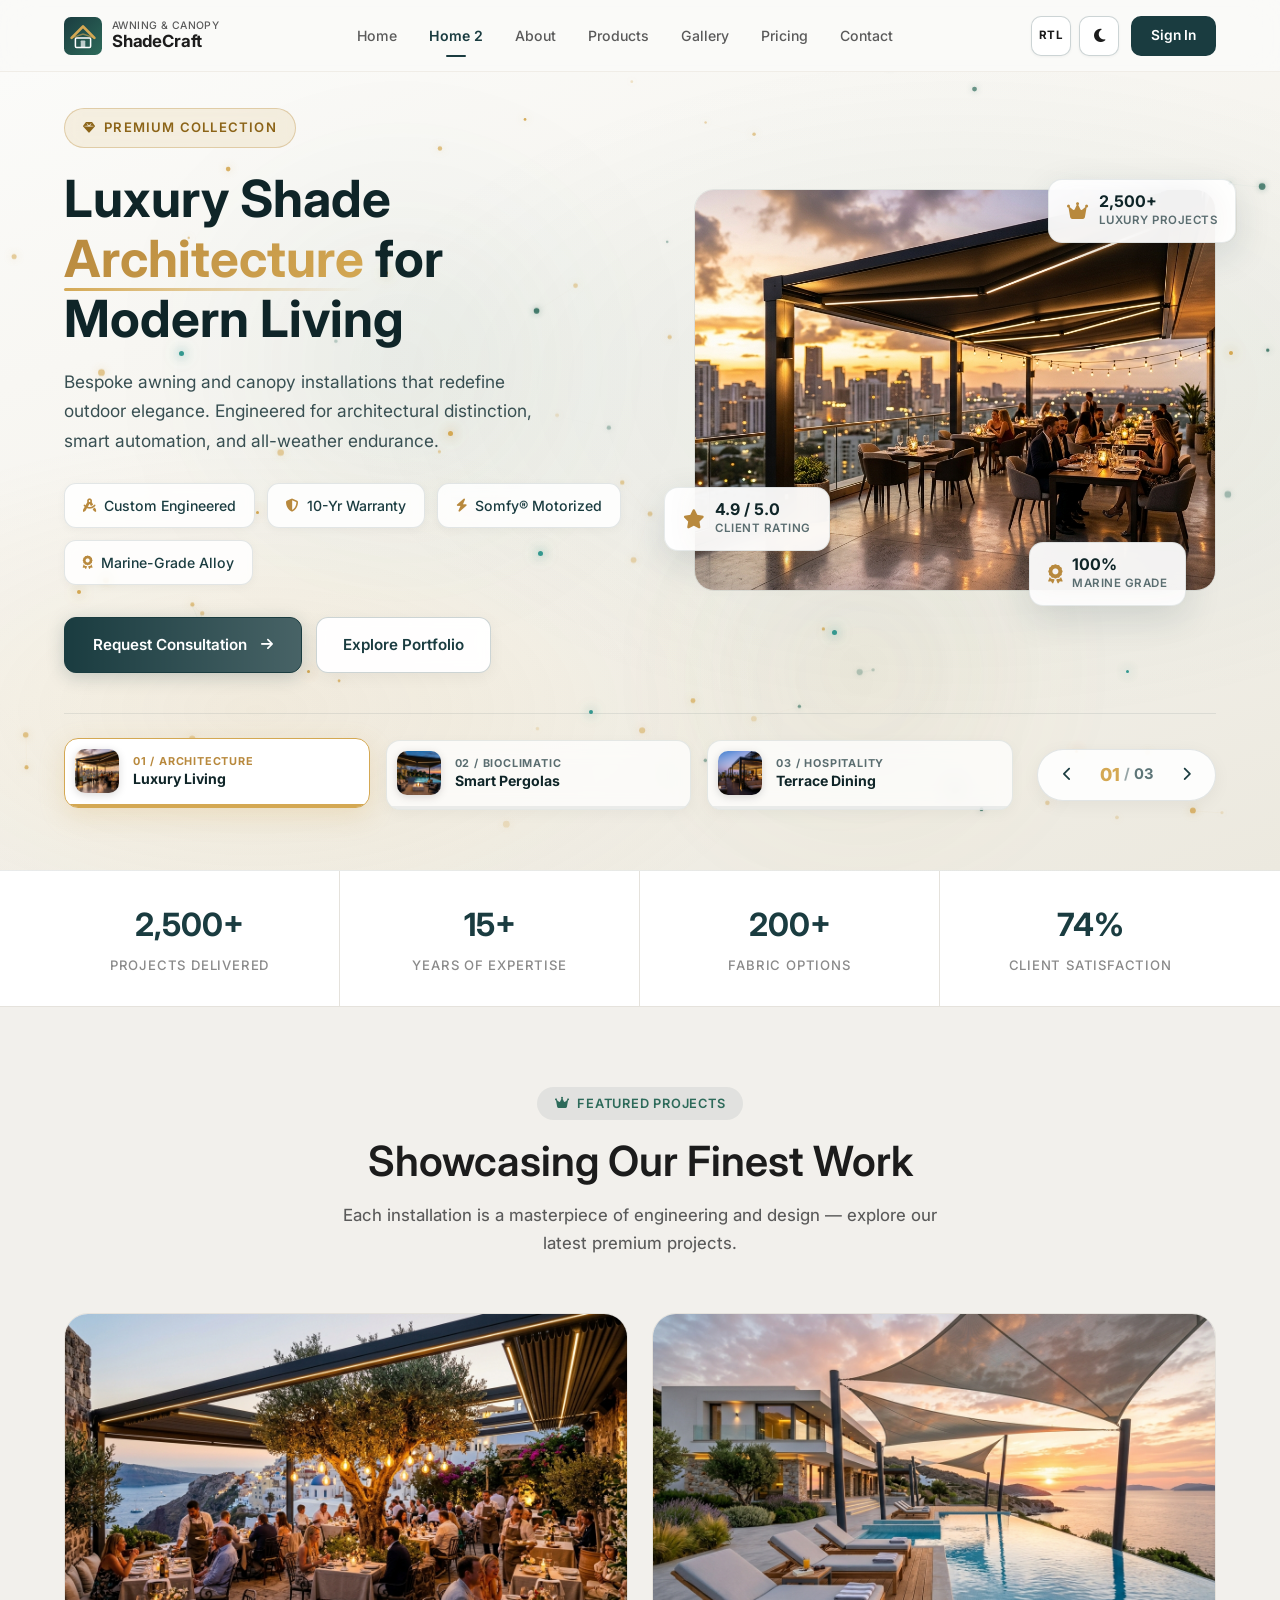
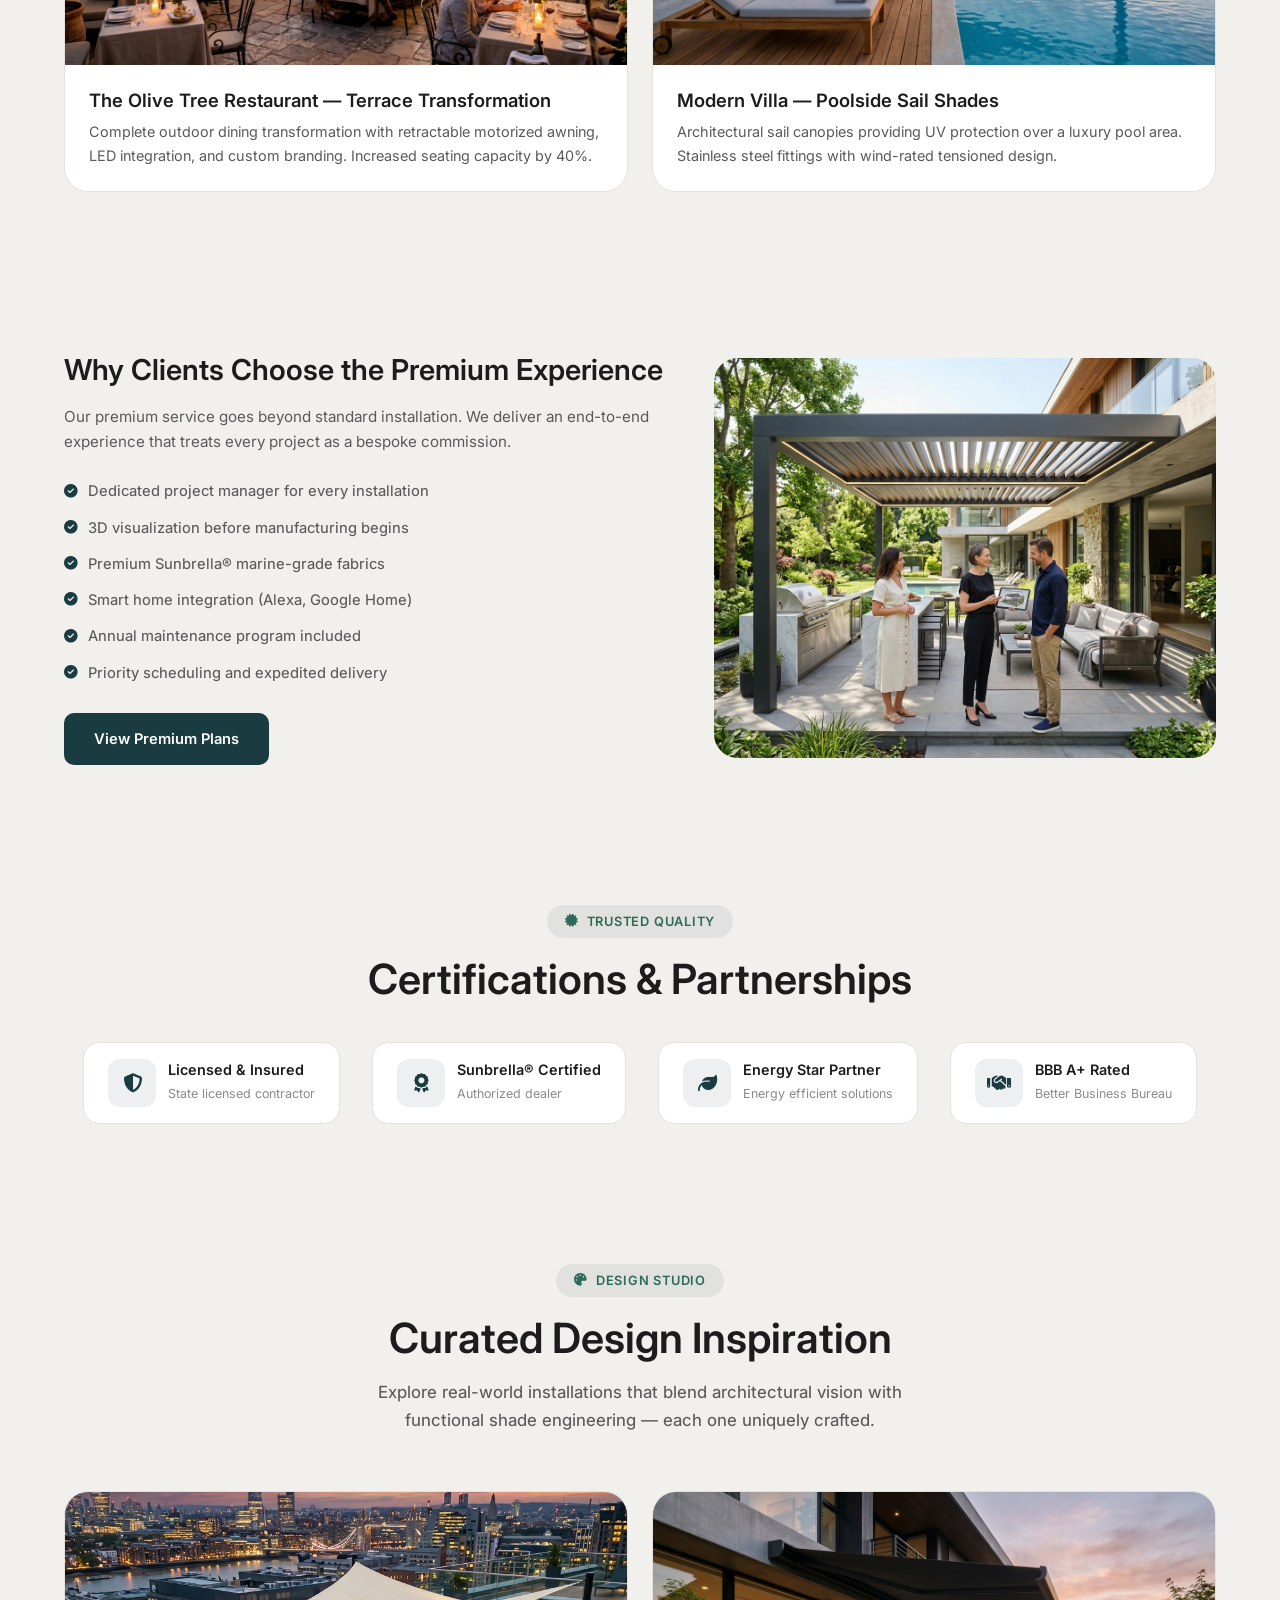
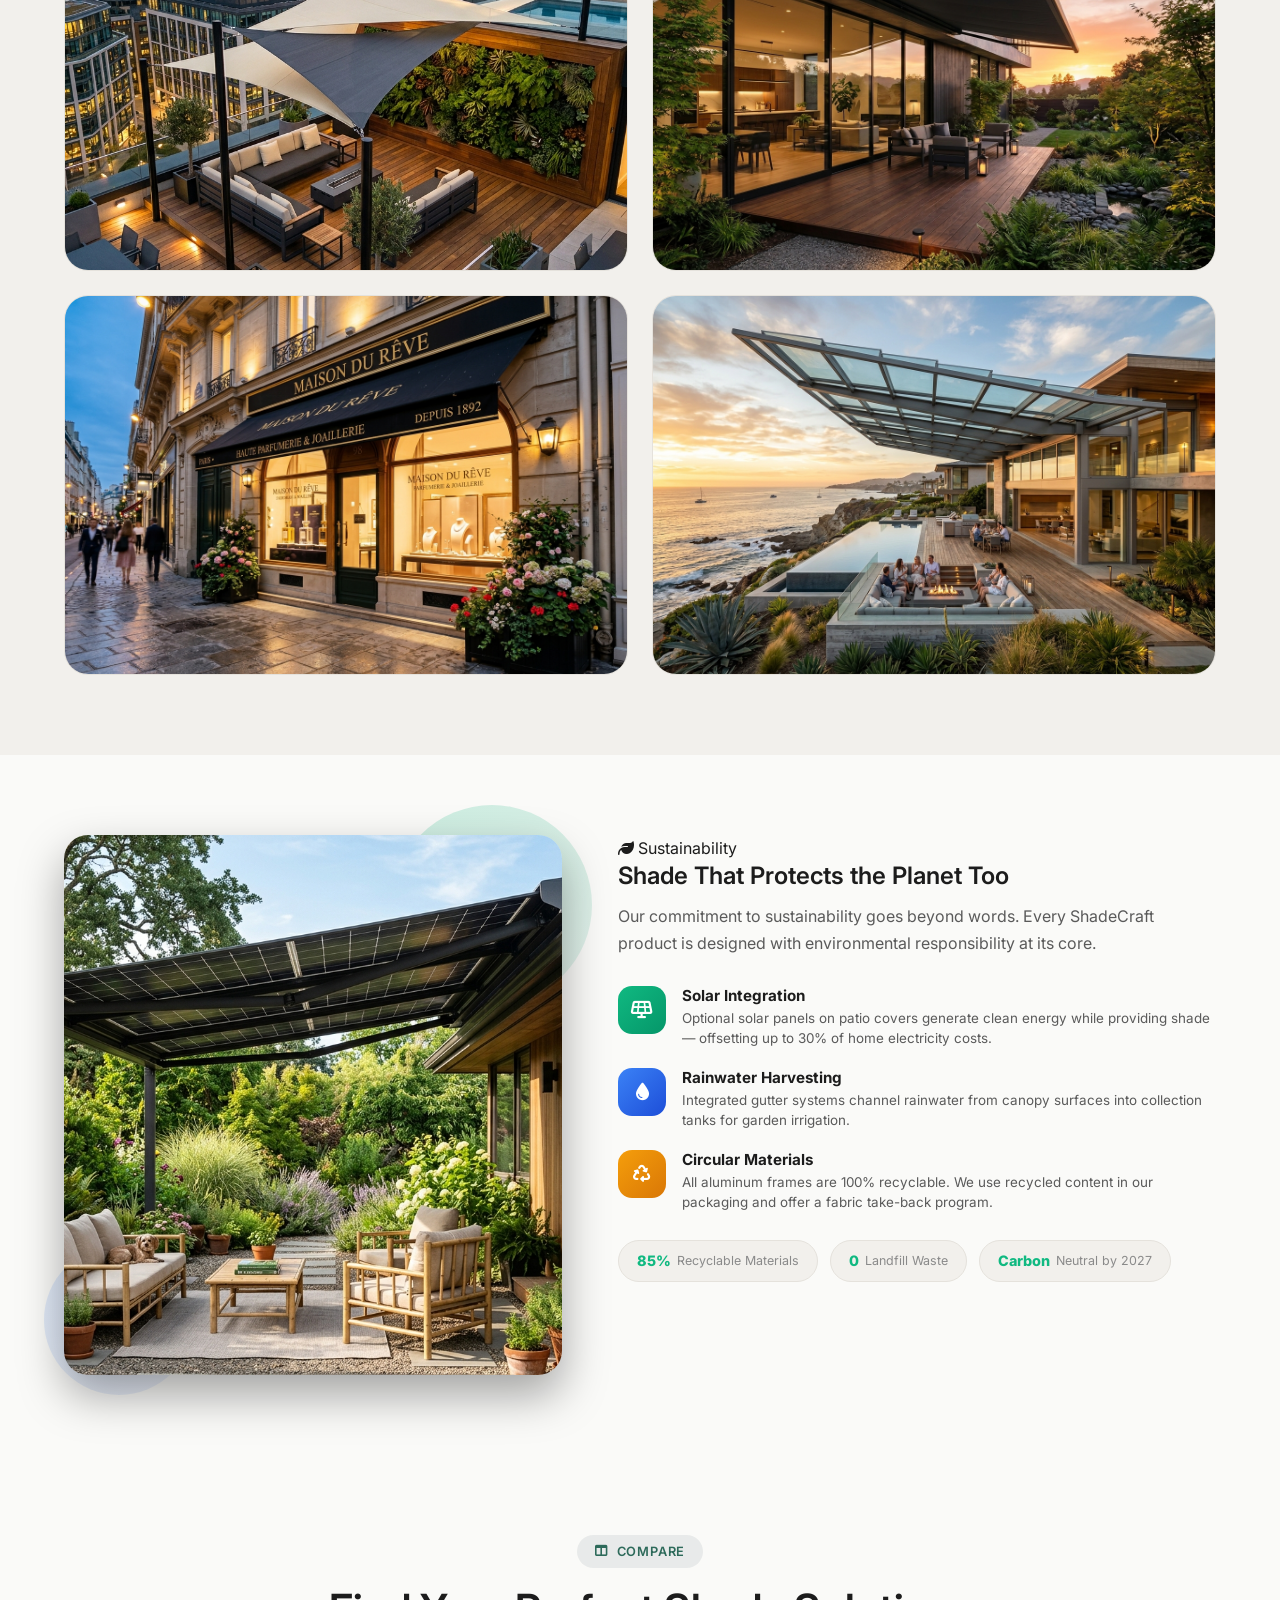
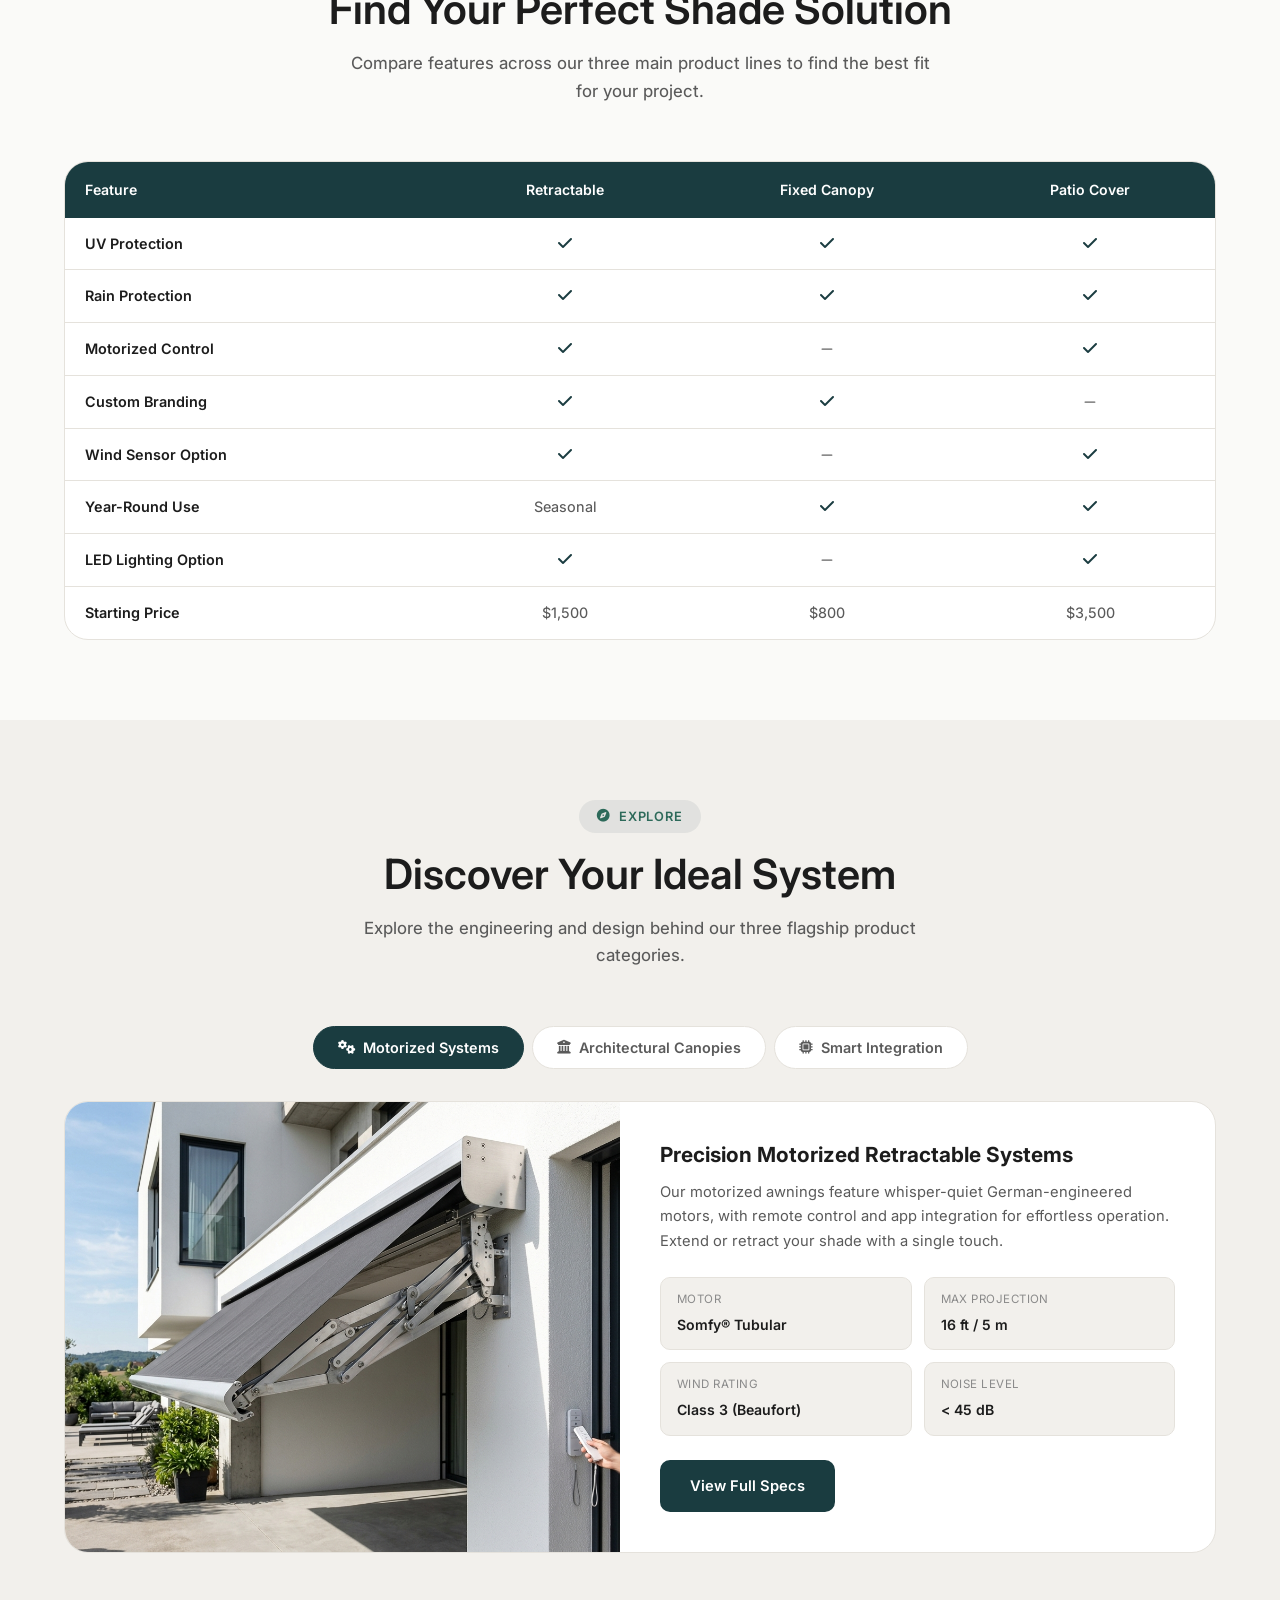
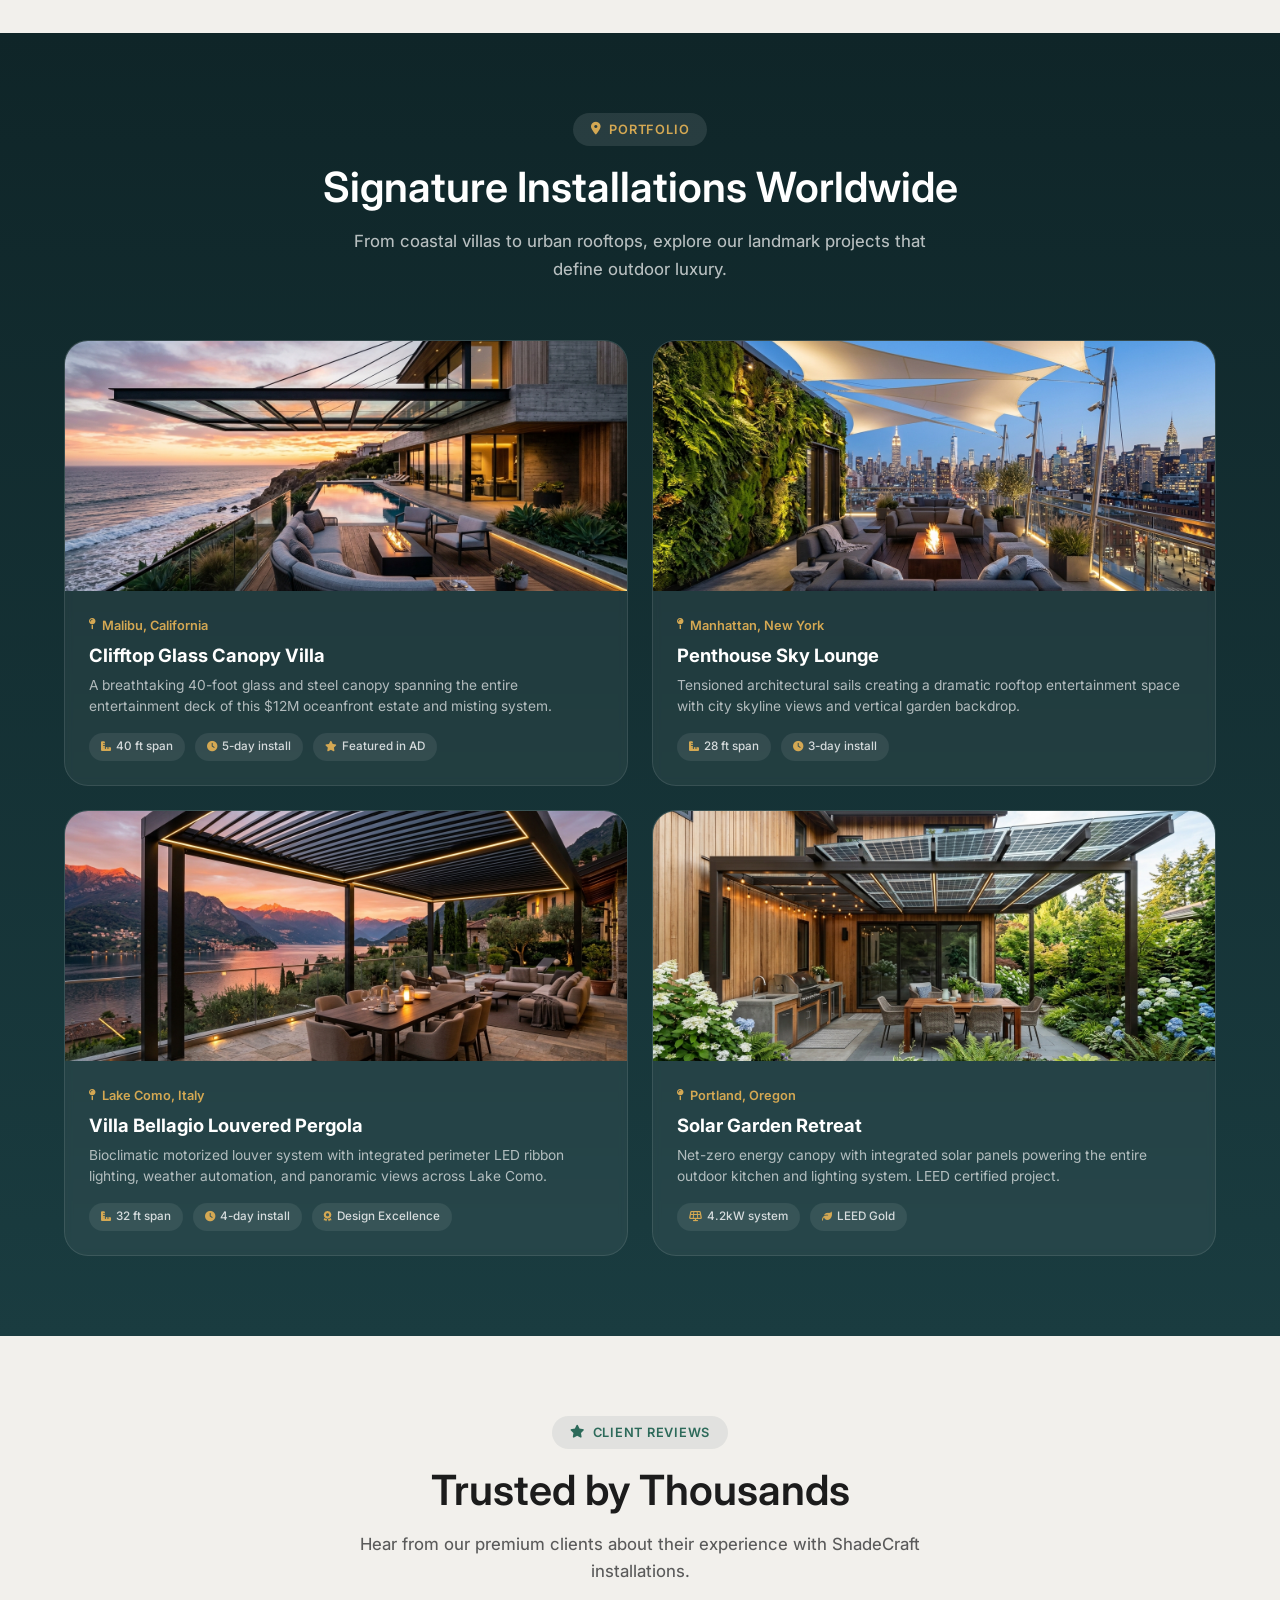
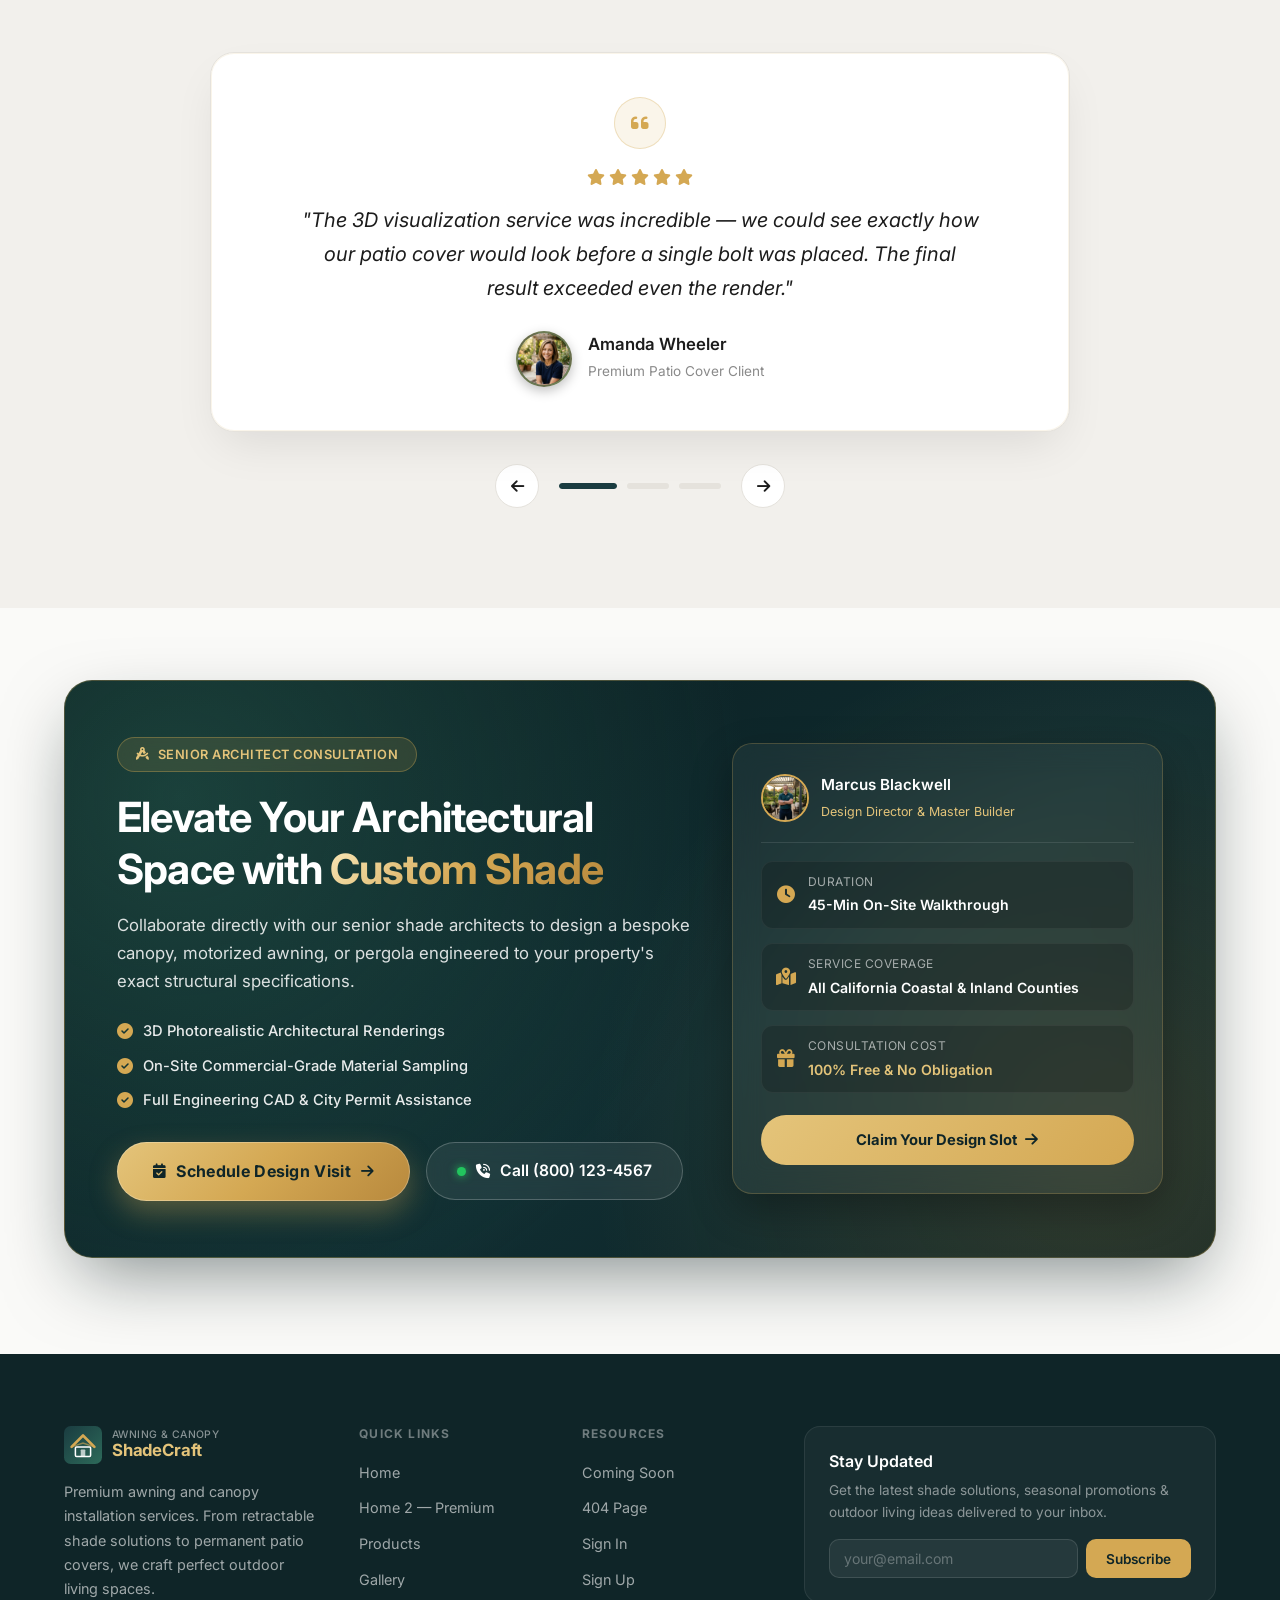
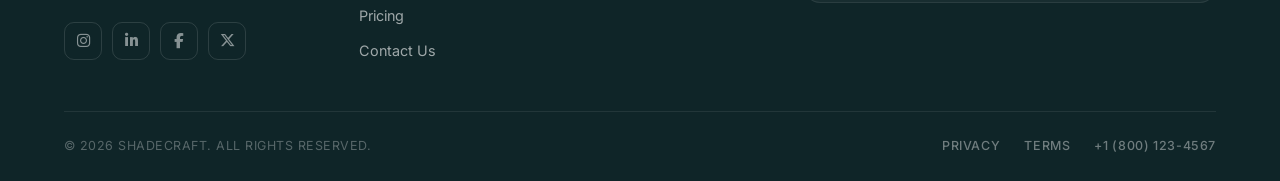
<file: home2.html>
<!DOCTYPE html>
<html lang="en" dir="ltr">
<head>
    <meta charset="UTF-8">
    <meta name="viewport" content="width=device-width, initial-scale=1.0">
    <title>ShadeCraft — Premium Experience | Home 2</title>
    <meta name="description" content="Discover ShadeCraft's premium awning and canopy solutions. Luxury shade installations for discerning homeowners and businesses.">
    <link rel="icon" href="favicon.svg" type="image/svg+xml">
    <link rel="stylesheet" href="style.css">
    <link rel="stylesheet" href="https://cdnjs.cloudflare.com/ajax/libs/font-awesome/6.5.1/css/all.min.css">
    <script src="components.js" defer></script>
</head>
<body>
    <div id="navbar-placeholder"></div>

    <!-- ===== PREMIUM HERO (3-Slide Showcase Slider) ===== -->
    <section class="hero-premium-v2" id="home2Hero" aria-label="Premium Shade Architecture Showcase">
        <!-- Interactive Glowing Particle Canvas -->
        <canvas class="hero-particle-canvas" id="ph2ParticleCanvas" aria-hidden="true"></canvas>

        <!-- Animated background glow effects -->
        <div class="ph2-glow ph2-glow--1"></div>
        <div class="ph2-glow ph2-glow--2"></div>
        <div class="ph2-glow ph2-glow--3"></div>
        <div class="ph2-particles" aria-hidden="true">
            <span class="mote-gold"></span><span class="mote-teal"></span>
            <span class="mote-gold"></span><span class="mote-gold"></span>
            <span class="mote-teal"></span><span class="mote-gold"></span>
            <span class="mote-teal"></span><span class="mote-gold"></span>
            <span class="mote-gold"></span><span class="mote-teal"></span>
            <span class="mote-gold"></span><span class="mote-gold"></span>
            <span class="mote-gold"></span><span class="mote-teal"></span>
            <span class="mote-teal"></span><span class="mote-gold"></span>
            <span class="mote-gold"></span><span class="mote-teal"></span>
            <span class="mote-teal"></span><span class="mote-gold"></span>
        </div>

        <div class="container ph2-slider-wrapper">

            <!-- ── SLIDER CONTAINER ── -->
            <div class="ph2-slider" id="home2HeroSlider">

                <!-- ════ SLIDE 1: LUXURY ARCHITECTURE ════ -->
                <div class="ph2-slide active" data-slide="0" aria-hidden="false">
                    <div class="ph2-grid">
                        <!-- Left: Content -->
                        <div class="ph2-content">
                            <span class="ph2-badge"><i class="fas fa-gem"></i> Premium Collection</span>
                            <h1 class="ph2-title">Luxury Shade <span class="ph2-highlight">Architecture</span> for Modern Living</h1>
                            <p class="ph2-subtitle">Bespoke awning and canopy installations that redefine outdoor elegance. Engineered for architectural distinction, smart automation, and all-weather endurance.</p>
                            <div class="ph2-features">
                                <div class="ph2-feat"><i class="fas fa-drafting-compass"></i> Custom Engineered</div>
                                <div class="ph2-feat"><i class="fas fa-shield-alt"></i> 10-Yr Warranty</div>
                                <div class="ph2-feat"><i class="fas fa-bolt"></i> Somfy® Motorized</div>
                                <div class="ph2-feat"><i class="fas fa-award"></i> Marine-Grade Alloy</div>
                            </div>
                            <div class="ph2-actions">
                                <a href="contact.html" class="btn btn-primary ph2-cta">Request Consultation <i class="fas fa-arrow-right"></i></a>
                                <a href="gallery.html" class="btn btn-secondary ph2-cta-alt">Explore Portfolio</a>
                            </div>
                        </div>

                        <!-- Right: Visual with floating badges -->
                        <div class="ph2-visual">
                            <div class="ph2-img-wrapper">
                                <img src="assets/images/home2-hero-showcase.jpg" alt="Luxury motorized awning installation on a premium rooftop terrace at golden hour" loading="eager">
                                <div class="ph2-img-border"></div>
                            </div>
                            <!-- Floating stat badges -->
                            <div class="ph2-float ph2-float--1">
                                <i class="fas fa-crown"></i>
                                <div><strong>2,500+</strong><span>Luxury Projects</span></div>
                            </div>
                            <div class="ph2-float ph2-float--2">
                                <i class="fas fa-star"></i>
                                <div><strong>4.9 / 5.0</strong><span>Client Rating</span></div>
                            </div>
                            <div class="ph2-float ph2-float--3">
                                <i class="fas fa-award"></i>
                                <div><strong>100%</strong><span>Marine Grade</span></div>
                            </div>
                        </div>
                    </div>
                </div>

                <!-- ════ SLIDE 2: BIOCLIMATIC PERGOLAS ════ -->
                <div class="ph2-slide" data-slide="1" aria-hidden="true">
                    <div class="ph2-grid">
                        <!-- Left: Content -->
                        <div class="ph2-content">
                            <span class="ph2-badge"><i class="fas fa-sliders-h"></i> Bioclimatic Pergolas</span>
                            <h1 class="ph2-title">Intelligent <span class="ph2-highlight">Louvered Systems</span> with Smart Control</h1>
                            <p class="ph2-subtitle">Motorized 135° rotating aluminum louvers, hidden internal drainage gutters, and integrated warm dimmable LEDs that adapt effortlessly to sunshine or rain.</p>
                            <div class="ph2-features">
                                <div class="ph2-feat"><i class="fas fa-sun"></i> 135° Louver Tilt</div>
                                <div class="ph2-feat"><i class="fas fa-cloud-showers-heavy"></i> 100% Watertight</div>
                                <div class="ph2-feat"><i class="fas fa-mobile-alt"></i> Somfy® Smart App</div>
                                <div class="ph2-feat"><i class="fas fa-wind"></i> 120mph Wind Tested</div>
                            </div>
                            <div class="ph2-actions">
                                <a href="contact.html" class="btn btn-primary ph2-cta">Configure System <i class="fas fa-arrow-right"></i></a>
                                <a href="products.html" class="btn btn-secondary ph2-cta-alt">Explore Pergolas</a>
                            </div>
                        </div>

                        <!-- Right: Visual with floating badges -->
                        <div class="ph2-visual">
                            <div class="ph2-img-wrapper">
                                <img src="assets/images/index-hero-masterpiece.jpg" alt="Architectural motorized bioclimatic pergola canopy over private luxury pool terrace" loading="lazy">
                                <div class="ph2-img-border"></div>
                            </div>
                            <!-- Floating stat badges -->
                            <div class="ph2-float ph2-float--1">
                                <i class="fas fa-microchip"></i>
                                <div><strong>Smart</strong><span>Automated Sensors</span></div>
                            </div>
                            <div class="ph2-float ph2-float--2">
                                <i class="fas fa-shield-halved"></i>
                                <div><strong>15-Year</strong><span>Structural Integrity</span></div>
                            </div>
                            <div class="ph2-float ph2-float--3">
                                <i class="fas fa-tint-slash"></i>
                                <div><strong>100%</strong><span>Hidden Gutters</span></div>
                            </div>
                        </div>
                    </div>
                </div>

                <!-- ════ SLIDE 3: HOSPITALITY & COMMERCIAL VENUES ════ -->
                <div class="ph2-slide" data-slide="2" aria-hidden="true">
                    <div class="ph2-grid">
                        <!-- Left: Content -->
                        <div class="ph2-content">
                            <span class="ph2-badge"><i class="fas fa-hotel"></i> Hospitality &amp; Venues</span>
                            <h1 class="ph2-title">Transform Your <span class="ph2-highlight">Terrace &amp; Venue</span> Year-Round</h1>
                            <p class="ph2-subtitle">Expand usable dining capacity 365 days a year with commercial retractable roofs and entrance canopies that increase hospitality revenue and guest comfort.</p>
                            <div class="ph2-features">
                                <div class="ph2-feat"><i class="fas fa-utensils"></i> +40% Seating Capacity</div>
                                <div class="ph2-feat"><i class="fas fa-fire"></i> Built-in Patio Heaters</div>
                                <div class="ph2-feat"><i class="fas fa-certificate"></i> Fire &amp; Wind Certified</div>
                                <div class="ph2-feat"><i class="fas fa-palette"></i> Custom Brand Colors</div>
                            </div>
                            <div class="ph2-actions">
                                <a href="contact.html" class="btn btn-primary ph2-cta">Commercial Quote <i class="fas fa-arrow-right"></i></a>
                                <a href="gallery.html" class="btn btn-secondary ph2-cta-alt">Hospitality Gallery</a>
                            </div>
                        </div>

                        <!-- Right: Visual with floating badges -->
                        <div class="ph2-visual">
                            <div class="ph2-img-wrapper">
                                <img src="assets/images/luxury-rooftop-hospitality.jpg" alt="Luxury restaurant rooftop dining terrace sheltered under motorized architectural canopies at sunset" loading="lazy">
                                <div class="ph2-img-border"></div>
                            </div>
                            <!-- Floating stat badges -->
                            <div class="ph2-float ph2-float--1">
                                <i class="fas fa-chart-line"></i>
                                <div><strong>+40%</strong><span>Revenue Seating</span></div>
                            </div>
                            <div class="ph2-float ph2-float--2">
                                <i class="fas fa-building"></i>
                                <div><strong>1,200+</strong><span>Commercial Sites</span></div>
                            </div>
                            <div class="ph2-float ph2-float--3">
                                <i class="fas fa-calendar-alt"></i>
                                <div><strong>365 Days</strong><span>All-Weather Dining</span></div>
                            </div>
                        </div>
                    </div>
                </div>

            </div>
            <!-- ── END SLIDER CONTAINER ── -->

            <!-- ── BOTTOM CONTROLS (Preview Cards + Nav Capsule) ── -->
            <div class="ph2-controls-bar">
                <!-- 3 Interactive Slide Cards with Thumbnails & 5s Progress Line -->
                <div class="ph2-tabs-grid" role="tablist" aria-label="Hero Slide Switcher">
                    <button class="ph2-tab-card active" data-slide-to="0" role="tab" aria-selected="true" aria-label="Slide 1: Luxury Architecture">
                        <div class="ph2-tab-thumb">
                            <img src="assets/images/home2-hero-showcase.jpg" alt="Luxury Architecture preview">
                        </div>
                        <div class="ph2-tab-info">
                            <span class="ph2-tab-num">01 / ARCHITECTURE</span>
                            <strong class="ph2-tab-title">Luxury Living</strong>
                        </div>
                        <div class="ph2-tab-progress"><div class="ph2-tab-fill"></div></div>
                    </button>

                    <button class="ph2-tab-card" data-slide-to="1" role="tab" aria-selected="false" aria-label="Slide 2: Bioclimatic Pergolas">
                        <div class="ph2-tab-thumb">
                            <img src="assets/images/index-hero-masterpiece.jpg" alt="Bioclimatic Pergolas preview">
                        </div>
                        <div class="ph2-tab-info">
                            <span class="ph2-tab-num">02 / BIOCLIMATIC</span>
                            <strong class="ph2-tab-title">Smart Pergolas</strong>
                        </div>
                        <div class="ph2-tab-progress"><div class="ph2-tab-fill"></div></div>
                    </button>

                    <button class="ph2-tab-card" data-slide-to="2" role="tab" aria-selected="false" aria-label="Slide 3: Hospitality & Dining">
                        <div class="ph2-tab-thumb">
                            <img src="assets/images/luxury-rooftop-hospitality.jpg" alt="Hospitality Dining preview">
                        </div>
                        <div class="ph2-tab-info">
                            <span class="ph2-tab-num">03 / HOSPITALITY</span>
                            <strong class="ph2-tab-title">Terrace Dining</strong>
                        </div>
                        <div class="ph2-tab-progress"><div class="ph2-tab-fill"></div></div>
                    </button>
                </div>

                <!-- Unified Nav Capsule: [ < ]  01 / 03  [ > ] -->
                <div class="ph2-nav-cluster">
                    <button class="ph2-cluster-btn" id="ph2PrevBtn" aria-label="Previous Slide">
                        <i class="fas fa-chevron-left"></i>
                    </button>
                    <div class="ph2-cluster-counter">
                        <span class="ph2-active-num" id="ph2CurrentSlideNum">01</span>
                        <span class="ph2-counter-sep">/</span>
                        <span class="ph2-total-num">03</span>
                    </div>
                    <button class="ph2-cluster-btn" id="ph2NextBtn" aria-label="Next Slide">
                        <i class="fas fa-chevron-right"></i>
                    </button>
                </div>
            </div>

        </div>
    </section>

    <!-- ===== STATS BAR ===== -->
    <section class="stats-bar">
        <div class="stats-bar-inner">
            <div class="stat-bar-item fade-up">
                <span class="stat-bar-num" data-count="2500" data-suffix="+">0</span>
                <span class="stat-bar-label">Projects Delivered</span>
            </div>
            <div class="stat-bar-item fade-up">
                <span class="stat-bar-num" data-count="15" data-suffix="+">0</span>
                <span class="stat-bar-label">Years of Expertise</span>
            </div>
            <div class="stat-bar-item fade-up">
                <span class="stat-bar-num" data-count="200" data-suffix="+">0</span>
                <span class="stat-bar-label">Fabric Options</span>
            </div>
            <div class="stat-bar-item fade-up">
                <span class="stat-bar-num" data-count="98" data-suffix="%">0</span>
                <span class="stat-bar-label">Client Satisfaction</span>
            </div>
        </div>
    </section>

    <!-- ===== SHOWCASE GRID ===== -->
    <section class="showcase-section">
        <div class="container">
            <div class="section-header fade-up">
                <span class="section-badge"><i class="fas fa-crown"></i> Featured Projects</span>
                <h2>Showcasing Our Finest Work</h2>
                <p>Each installation is a masterpiece of engineering and design — explore our latest premium projects.</p>
            </div>
            <div class="showcase-grid">
                <div class="showcase-card fade-up">
                    <div class="showcase-card-img">
                        <img src="assets/images/home2-showcase-olive-tree.jpg" alt="The Olive Tree Restaurant outdoor dining terrace with motorized retractable awning">
                    </div>
                    <div class="showcase-card-content">
                        <h3>The Olive Tree Restaurant — Terrace Transformation</h3>
                        <p>Complete outdoor dining transformation with retractable motorized awning, LED integration, and custom branding. Increased seating capacity by 40%.</p>
                    </div>
                </div>
                <div class="showcase-card fade-up">
                    <div class="showcase-card-img">
                        <img src="assets/images/home2-showcase-pool-sails.jpg" alt="Sail shade over swimming pool">
                    </div>
                    <div class="showcase-card-content">
                        <h3>Modern Villa — Poolside Sail Shades</h3>
                        <p>Architectural sail canopies providing UV protection over a luxury pool area. Stainless steel fittings with wind-rated tensioned design.</p>
                    </div>
                </div>
            </div>
        </div>
    </section>

    <!-- ===== SERVICE HIGHLIGHTS ===== -->
    <section class="service-highlights">
        <div class="container">
            <div class="highlights-grid">
                <div class="highlights-content slide-left">
                    <h2>Why Clients Choose the Premium Experience</h2>
                    <p>Our premium service goes beyond standard installation. We deliver an end-to-end experience that treats every project as a bespoke commission.</p>
                    <ul class="highlights-list">
                        <li><i class="fas fa-check-circle"></i> Dedicated project manager for every installation</li>
                        <li><i class="fas fa-check-circle"></i> 3D visualization before manufacturing begins</li>
                        <li><i class="fas fa-check-circle"></i> Premium Sunbrella® marine-grade fabrics</li>
                        <li><i class="fas fa-check-circle"></i> Smart home integration (Alexa, Google Home)</li>
                        <li><i class="fas fa-check-circle"></i> Annual maintenance program included</li>
                        <li><i class="fas fa-check-circle"></i> Priority scheduling and expedited delivery</li>
                    </ul>
                    <a href="pricing.html" class="btn btn-primary">View Premium Plans</a>
                </div>
                <div class="highlights-img slide-right">
                    <img src="assets/images/home2-premium-experience.jpg" alt="Architect and clients reviewing bespoke 3D canopy plans under a luxury motorized pergola pavilion" loading="lazy">
                </div>
            </div>
        </div>
    </section>

    <!-- ===== CERTIFICATIONS ===== -->
    <section class="certs-section">
        <div class="container">
            <div class="section-header fade-up" style="margin-bottom:36px;">
                <span class="section-badge"><i class="fas fa-certificate"></i> Trusted Quality</span>
                <h2>Certifications & Partnerships</h2>
            </div>
            <div class="certs-grid fade-up">
                <div class="cert-item">
                    <div class="cert-icon"><i class="fas fa-shield-halved"></i></div>
                    <div class="cert-text">
                        <h4>Licensed & Insured</h4>
                        <span>State licensed contractor</span>
                    </div>
                </div>
                <div class="cert-item">
                    <div class="cert-icon"><i class="fas fa-award"></i></div>
                    <div class="cert-text">
                        <h4>Sunbrella® Certified</h4>
                        <span>Authorized dealer</span>
                    </div>
                </div>
                <div class="cert-item">
                    <div class="cert-icon"><i class="fas fa-leaf"></i></div>
                    <div class="cert-text">
                        <h4>Energy Star Partner</h4>
                        <span>Energy efficient solutions</span>
                    </div>
                </div>
                <div class="cert-item">
                    <div class="cert-icon"><i class="fas fa-handshake"></i></div>
                    <div class="cert-text">
                        <h4>BBB A+ Rated</h4>
                        <span>Better Business Bureau</span>
                    </div>
                </div>
            </div>
        </div>
    </section>


    <!-- ===== DESIGN INSPIRATION MOSAIC ===== -->
    <section class="mosaic-section section" id="designMosaic">
        <div class="container">
            <div class="section-header fade-up">
                <span class="section-badge"><i class="fas fa-palette"></i> Design Studio</span>
                <h2>Curated Design Inspiration</h2>
                <p>Explore real-world installations that blend architectural vision with functional shade engineering — each one uniquely crafted.</p>
            </div>
            <div class="mosaic-grid fade-up">
                <div class="mosaic-item">
                    <img src="assets/images/mosaic-rooftop.jpg" alt="Rooftop terrace with geometric sail shades at twilight">
                    <div class="mosaic-overlay">
                        <span class="mosaic-category">Rooftop Living</span>
                        <h3>Skyline Terrace Sails</h3>
                        <p>Geometric shade sails over a penthouse deck with vertical garden integration</p>
                    </div>
                </div>
                <div class="mosaic-item">
                    <img src="assets/images/home2-mosaic-minimalist.jpg" alt="Modern residential awning installation">
                    <div class="mosaic-overlay">
                        <span class="mosaic-category">Residential</span>
                        <h3>Modern Minimalist</h3>
                        <p>Clean-line retractable system</p>
                    </div>
                </div>
                <div class="mosaic-item">
                    <img src="assets/images/home2-mosaic-boutique.jpg" alt="Commercial awning installation">
                    <div class="mosaic-overlay">
                        <span class="mosaic-category">Commercial</span>
                        <h3>Boutique Facade</h3>
                        <p>Branded storefront canopy with LED accents</p>
                    </div>
                </div>
                <div class="mosaic-item">
                    <img src="assets/images/coastal-canopy.jpg" alt="Luxury coastal canopy installation">
                    <div class="mosaic-overlay">
                        <span class="mosaic-category">Waterfront</span>
                        <h3>Coastal Elegance</h3>
                        <p>Glass canopy with ocean views</p>
                    </div>
                </div>
            </div>
        </div>
    </section>

    <!-- ===== SUSTAINABILITY COMMITMENT ===== -->
    <section class="sustain-section" id="sustainability">
        <div class="container">
            <div class="sustain-layout">
                <div class="sustain-visual slide-left">
                    <div class="sustain-img-frame">
                        <img src="assets/images/eco-sustainability.jpg" alt="Solar-powered eco-friendly awning with garden">
                        <div class="sustain-blob sustain-blob-1"></div>
                        <div class="sustain-blob sustain-blob-2"></div>
                    </div>
                </div>
                <div class="sustain-content slide-right">
                    <span class="section-badge" style="--badge-color: #10B981;"><i class="fas fa-leaf"></i> Sustainability</span>
                    <h2>Shade That Protects the Planet Too</h2>
                    <p>Our commitment to sustainability goes beyond words. Every ShadeCraft product is designed with environmental responsibility at its core.</p>
                    <div class="sustain-features">
                        <div class="sustain-feature">
                            <div class="sustain-feature-icon" style="background: linear-gradient(135deg, #10B981, #059669);">
                                <i class="fas fa-solar-panel"></i>
                            </div>
                            <div>
                                <h4>Solar Integration</h4>
                                <p>Optional solar panels on patio covers generate clean energy while providing shade — offsetting up to 30% of home electricity costs.</p>
                            </div>
                        </div>
                        <div class="sustain-feature">
                            <div class="sustain-feature-icon" style="background: linear-gradient(135deg, #3B82F6, #1D4ED8);">
                                <i class="fas fa-tint"></i>
                            </div>
                            <div>
                                <h4>Rainwater Harvesting</h4>
                                <p>Integrated gutter systems channel rainwater from canopy surfaces into collection tanks for garden irrigation.</p>
                            </div>
                        </div>
                        <div class="sustain-feature">
                            <div class="sustain-feature-icon" style="background: linear-gradient(135deg, #F59E0B, #D97706);">
                                <i class="fas fa-recycle"></i>
                            </div>
                            <div>
                                <h4>Circular Materials</h4>
                                <p>All aluminum frames are 100% recyclable. We use recycled content in our packaging and offer a fabric take-back program.</p>
                            </div>
                        </div>
                    </div>
                    <div class="sustain-stats-bar">
                        <div class="sustain-stat-pill">
                            <strong>85%</strong> <span>Recyclable Materials</span>
                        </div>
                        <div class="sustain-stat-pill">
                            <strong>0</strong> <span>Landfill Waste</span>
                        </div>
                        <div class="sustain-stat-pill">
                            <strong>Carbon</strong> <span>Neutral by 2027</span>
                        </div>
                    </div>
                </div>
            </div>
        </div>
    </section>

    <!-- ===== COMPARISON TABLE ===== -->
    <section class="comparison-section section">
        <div class="container">
            <div class="section-header fade-up">
                <span class="section-badge"><i class="fas fa-table-columns"></i> Compare</span>
                <h2>Find Your Perfect Shade Solution</h2>
                <p>Compare features across our three main product lines to find the best fit for your project.</p>
            </div>
            <!-- Mobile Comparison Tab Switcher (Visible on mobile <= 768px) -->
            <div class="h2-compare-mobile-tabs" role="tablist" aria-label="Select product to compare">
                <button type="button" class="h2-compare-tab active" data-product="1" role="tab" aria-selected="true">
                    <span>Retractable</span>
                </button>
                <button type="button" class="h2-compare-tab" data-product="2" role="tab" aria-selected="false">
                    <span> Canopy</span>
                </button>
                <button type="button" class="h2-compare-tab" data-product="3" role="tab" aria-selected="false">
                    <span>Patio Cover</span>
                </button>
            </div>

            <div class="comparison-table-wrap fade-up" data-active-product="1">
                <table class="comparison-table">
                    <thead>
                        <tr>
                            <th>Feature</th>
                            <th>Retractable</th>
                            <th>Fixed Canopy</th>
                            <th>Patio Cover</th>
                        </tr>
                    </thead>
                    <tbody>
                        <tr>
                            <td>UV Protection</td>
                            <td><i class="fas fa-check comparison-check"></i></td>
                            <td><i class="fas fa-check comparison-check"></i></td>
                            <td><i class="fas fa-check comparison-check"></i></td>
                        </tr>
                        <tr>
                            <td>Rain Protection</td>
                            <td><i class="fas fa-check comparison-check"></i></td>
                            <td><i class="fas fa-check comparison-check"></i></td>
                            <td><i class="fas fa-check comparison-check"></i></td>
                        </tr>
                        <tr>
                            <td>Motorized Control</td>
                            <td><i class="fas fa-check comparison-check"></i></td>
                            <td><i class="fas fa-minus comparison-cross"></i></td>
                            <td><i class="fas fa-check comparison-check"></i></td>
                        </tr>
                        <tr>
                            <td>Custom Branding</td>
                            <td><i class="fas fa-check comparison-check"></i></td>
                            <td><i class="fas fa-check comparison-check"></i></td>
                            <td><i class="fas fa-minus comparison-cross"></i></td>
                        </tr>
                        <tr>
                            <td>Wind Sensor Option</td>
                            <td><i class="fas fa-check comparison-check"></i></td>
                            <td><i class="fas fa-minus comparison-cross"></i></td>
                            <td><i class="fas fa-check comparison-check"></i></td>
                        </tr>
                        <tr>
                            <td>Year-Round Use</td>
                            <td>Seasonal</td>
                            <td><i class="fas fa-check comparison-check"></i></td>
                            <td><i class="fas fa-check comparison-check"></i></td>
                        </tr>
                        <tr>
                            <td>LED Lighting Option</td>
                            <td><i class="fas fa-check comparison-check"></i></td>
                            <td><i class="fas fa-minus comparison-cross"></i></td>
                            <td><i class="fas fa-check comparison-check"></i></td>
                        </tr>
                        <tr>
                            <td>Starting Price</td>
                            <td>$1,500</td>
                            <td>$800</td>
                            <td>$3,500</td>
                        </tr>
                    </tbody>
                </table>
            </div>
        </div>
    </section>

    <!-- ===== PRODUCT EXPLORER ===== -->
    <section class="explorer-section section" id="productExplorer">
        <div class="container">
            <div class="section-header fade-up">
                <span class="section-badge"><i class="fas fa-compass"></i> Explore</span>
                <h2>Discover Your Ideal System</h2>
                <p>Explore the engineering and design behind our three flagship product categories.</p>
            </div>
            <div class="explorer-tabs fade-up">
                <button class="explorer-tab active" data-tab="motorized">
                    <i class="fas fa-gears"></i> Motorized Systems
                </button>
                <button class="explorer-tab" data-tab="architectural">
                    <i class="fas fa-building-columns"></i> Architectural Canopies
                </button>
                <button class="explorer-tab" data-tab="smart">
                    <i class="fas fa-microchip"></i> Smart Integration
                </button>
            </div>
            <div class="explorer-panels">
                <div class="explorer-panel active" data-panel="motorized">
                    <div class="explorer-panel-grid">
                        <div class="explorer-panel-img">
                            <img src="assets/images/product-motorized.jpg" alt="Motorized retractable awning mechanism close-up">
                        </div>
                        <div class="explorer-panel-content">
                            <h3>Precision Motorized Retractable Systems</h3>
                            <p>Our motorized awnings feature whisper-quiet German-engineered motors, with remote control and app integration for effortless operation. Extend or retract your shade with a single touch.</p>
                            <div class="explorer-specs">
                                <div class="explorer-spec">
                                    <span class="spec-label">Motor</span>
                                    <span class="spec-value">Somfy® Tubular</span>
                                </div>
                                <div class="explorer-spec">
                                    <span class="spec-label">Max Projection</span>
                                    <span class="spec-value">16 ft / 5 m</span>
                                </div>
                                <div class="explorer-spec">
                                    <span class="spec-label">Wind Rating</span>
                                    <span class="spec-value">Class 3 (Beaufort)</span>
                                </div>
                                <div class="explorer-spec">
                                    <span class="spec-label">Noise Level</span>
                                    <span class="spec-value">&lt; 45 dB</span>
                                </div>
                            </div>
                            <a href="products.html" class="btn btn-primary">View Full Specs</a>
                        </div>
                    </div>
                </div>
                <div class="explorer-panel" data-panel="architectural">
                    <div class="explorer-panel-grid">
                        <div class="explorer-panel-img">
                            <img src="assets/images/product-fixed.jpg" alt="Fixed architectural canopy installation">
                        </div>
                        <div class="explorer-panel-content">
                            <h3>Architectural Fixed Canopies</h3>
                            <p>Permanent installations designed by our in-house architects. Combining structural engineering with aesthetic vision, these canopies become integral features of your building's design language.</p>
                            <div class="explorer-specs">
                                <div class="explorer-spec">
                                    <span class="spec-label">Frame</span>
                                    <span class="spec-value">6063-T5 Aluminum</span>
                                </div>
                                <div class="explorer-spec">
                                    <span class="spec-label">Load Rating</span>
                                    <span class="spec-value">60 PSF Snow</span>
                                </div>
                                <div class="explorer-spec">
                                    <span class="spec-label">Finish</span>
                                    <span class="spec-value">AAMA 2604 Powder Coat</span>
                                </div>
                                <div class="explorer-spec">
                                    <span class="spec-label">Warranty</span>
                                    <span class="spec-value">15-Year Frame</span>
                                </div>
                            </div>
                            <a href="products.html" class="btn btn-primary">View Full Specs</a>
                        </div>
                    </div>
                </div>
                <div class="explorer-panel" data-panel="smart">
                    <div class="explorer-panel-grid">
                        <div class="explorer-panel-img">
                            <img src="assets/images/product-patio-cover.jpg" alt="Smart integrated patio cover system">
                        </div>
                        <div class="explorer-panel-content">
                            <h3>Smart Home Integration</h3>
                            <p>Connect your shade to your life. Our smart systems integrate with Alexa, Google Home, and Apple HomeKit. Automated sensors respond to wind, rain, and sun — so your awning thinks for itself.</p>
                            <div class="explorer-specs">
                                <div class="explorer-spec">
                                    <span class="spec-label">Platforms</span>
                                    <span class="spec-value">Alexa, Google, HomeKit</span>
                                </div>
                                <div class="explorer-spec">
                                    <span class="spec-label">Sensors</span>
                                    <span class="spec-value">Wind, Rain, Sun</span>
                                </div>
                                <div class="explorer-spec">
                                    <span class="spec-label">Connectivity</span>
                                    <span class="spec-value">Wi-Fi + Bluetooth</span>
                                </div>
                                <div class="explorer-spec">
                                    <span class="spec-label">App Control</span>
                                    <span class="spec-value">iOS & Android</span>
                                </div>
                            </div>
                            <a href="products.html" class="btn btn-primary">View Full Specs</a>
                        </div>
                    </div>
                </div>
            </div>
        </div>
    </section>

    <!-- ===== SIGNATURE PROJECTS ===== -->
    <section class="signature-section" id="signatureProjects">
        <div class="container">
            <div class="section-header fade-up">
                <span class="section-badge"><i class="fas fa-map-marker-alt"></i> Portfolio</span>
                <h2>Signature Installations Worldwide</h2>
                <p>From coastal villas to urban rooftops, explore our landmark projects that define outdoor luxury.</p>
            </div>
            <div class="signature-grid fade-up">
                <div class="signature-card">
                    <div class="signature-card-img">
                        <img src="assets/images/signature-malibu-clifftop.jpg" alt="Luxury Malibu cliffside oceanfront estate with cantilevered glass canopy at sunset" loading="lazy">
                    </div>
                    <div class="signature-card-content">
                        <div class="signature-location">
                            <i class="fas fa-map-pin"></i> Malibu, California
                        </div>
                        <h3>Clifftop Glass Canopy Villa</h3>
                        <p>A breathtaking 40-foot glass and steel canopy spanning the entire entertainment deck of this $12M oceanfront estate and misting system.</p>
                        <div class="signature-meta">
                            <span><i class="fas fa-ruler-combined"></i> 40 ft span</span>
                            <span><i class="fas fa-clock"></i> 5-day install</span>
                            <span><i class="fas fa-star"></i> Featured in AD</span>
                        </div>
                    </div>
                </div>
                <div class="signature-card">
                    <div class="signature-card-img">
                        <img src="assets/images/signature-manhattan-penthouse.jpg" alt="Exclusive Manhattan penthouse rooftop terrace with tensioned geometric shade sails and skyline view" loading="lazy">
                    </div>
                    <div class="signature-card-content">
                        <div class="signature-location">
                            <i class="fas fa-map-pin"></i> Manhattan, New York
                        </div>
                        <h3>Penthouse Sky Lounge</h3>
                        <p>Tensioned architectural sails creating a dramatic rooftop entertainment space with city skyline views and vertical garden backdrop.</p>
                        <div class="signature-meta">
                            <span><i class="fas fa-ruler-combined"></i> 28 ft span</span>
                            <span><i class="fas fa-clock"></i> 3-day install</span>
                        </div>
                    </div>
                </div>
                <div class="signature-card">
                    <div class="signature-card-img">
                        <img src="assets/images/signature-lake-como.jpg" alt="Luxury motorized louvered pergola over Lake Como villa terrace" loading="lazy">
                    </div>
                    <div class="signature-card-content">
                        <div class="signature-location">
                            <i class="fas fa-map-pin"></i> Lake Como, Italy
                        </div>
                        <h3>Villa Bellagio Louvered Pergola</h3>
                        <p>Bioclimatic motorized louver system with integrated perimeter LED ribbon lighting, weather automation, and panoramic views across Lake Como.</p>
                        <div class="signature-meta">
                            <span><i class="fas fa-ruler-combined"></i> 32 ft span</span>
                            <span><i class="fas fa-clock"></i> 4-day install</span>
                            <span><i class="fas fa-award"></i> Design Excellence</span>
                        </div>
                    </div>
                </div>
                <div class="signature-card">
                    <div class="signature-card-img">
                        <img src="assets/images/signature-portland-solar.jpg" alt="Contemporary eco-friendly sustainable architectural solar canopy pergola in Portland" loading="lazy">
                    </div>
                    <div class="signature-card-content">
                        <div class="signature-location">
                            <i class="fas fa-map-pin"></i> Portland, Oregon
                        </div>
                        <h3>Solar Garden Retreat</h3>
                        <p>Net-zero energy canopy with integrated solar panels powering the entire outdoor kitchen and lighting system. LEED certified project.</p>
                        <div class="signature-meta">
                            <span><i class="fas fa-solar-panel"></i> 4.2kW system</span>
                            <span><i class="fas fa-leaf"></i> LEED Gold</span>
                        </div>
                    </div>
                </div>
            </div>
        </div>
    </section>

    <!-- ===== TESTIMONIALS ===== -->
    <section class="testimonials-section">
        <div class="container">
            <div class="section-header fade-up">
                <span class="section-badge"><i class="fas fa-star"></i> Client Reviews</span>
                <h2>Trusted by Thousands</h2>
                <p>Hear from our premium clients about their experience with ShadeCraft installations.</p>
            </div>
            <!-- Testimonial Slider Container -->
            <div class="h2-testimonials-slider" id="h2TestimonialsSlider" aria-roledescription="carousel" aria-label="Customer Testimonials">
                <div class="h2-testi-track">
                    <!-- Slide 1 -->
                    <div class="h2-testi-slide active" role="group" aria-roledescription="slide" aria-label="1 of 3">
                        <div class="testimonial-card h2-testi-card">
                            <div class="h2-testi-quote-icon"><i class="fas fa-quote-left"></i></div>
                            <div class="testimonial-stars">
                                <i class="fas fa-star"></i><i class="fas fa-star"></i><i class="fas fa-star"></i><i class="fas fa-star"></i><i class="fas fa-star"></i>
                            </div>
                            <p class="testimonial-text">"The 3D visualization service was incredible — we could see exactly how our patio cover would look before a single bolt was placed. The final result exceeded even the render."</p>
                            <div class="testimonial-author">
                                <div class="testimonial-avatar">
                                    <img src="assets/images/testimonial-amanda-wheeler.jpg" alt="Amanda Wheeler" loading="lazy">
                                </div>
                                <div class="testimonial-info">
                                    <h4>Amanda Wheeler</h4>
                                    <span>Premium Patio Cover Client</span>
                                </div>
                            </div>
                        </div>
                    </div>

                    <!-- Slide 2 -->
                    <div class="h2-testi-slide" role="group" aria-roledescription="slide" aria-label="2 of 3">
                        <div class="testimonial-card h2-testi-card">
                            <div class="h2-testi-quote-icon"><i class="fas fa-quote-left"></i></div>
                            <div class="testimonial-stars">
                                <i class="fas fa-star"></i><i class="fas fa-star"></i><i class="fas fa-star"></i><i class="fas fa-star"></i><i class="fas fa-star"></i>
                            </div>
                            <p class="testimonial-text">"Smart home integration was a must for us. The awning responds to our Alexa commands and the weather sensors automatically protect it during storms. Truly premium."</p>
                            <div class="testimonial-author">
                                <div class="testimonial-avatar">
                                    <img src="assets/images/testimonial-robert-blake.jpg" alt="Robert Blake" loading="lazy">
                                </div>
                                <div class="testimonial-info">
                                    <h4>Robert Blake</h4>
                                    <span>Smart Home Integration</span>
                                </div>
                            </div>
                        </div>
                    </div>

                    <!-- Slide 3 -->
                    <div class="h2-testi-slide" role="group" aria-roledescription="slide" aria-label="3 of 3">
                        <div class="testimonial-card h2-testi-card">
                            <div class="h2-testi-quote-icon"><i class="fas fa-quote-left"></i></div>
                            <div class="testimonial-stars">
                                <i class="fas fa-star"></i><i class="fas fa-star"></i><i class="fas fa-star"></i><i class="fas fa-star"></i><i class="fas fa-star"></i>
                            </div>
                            <p class="testimonial-text">"Having a dedicated project manager made all the difference. Communication was exceptional from start to finish. Worth every penny of the premium service."</p>
                            <div class="testimonial-author">
                                <div class="testimonial-avatar">
                                    <img src="assets/images/testimonial-laura-patterson.jpg" alt="Laura Patterson" loading="lazy">
                                </div>
                                <div class="testimonial-info">
                                    <h4>Laura Patterson</h4>
                                    <span>Commercial Client, Hotel</span>
                                </div>
                            </div>
                        </div>
                    </div>
                </div>

                <!-- Navigation Controls -->
                <div class="h2-testi-controls">
                    <button class="h2-testi-btn prev" id="h2TestiPrev" aria-label="Previous testimonial">
                        <i class="fas fa-arrow-left"></i>
                    </button>

                    <!-- Indicators / Progress Bars -->
                    <div class="h2-testi-dots" id="h2TestiDots">
                        <button class="h2-testi-dot active" data-index="0" aria-label="Go to slide 1">
                            <span class="h2-testi-dot-fill"></span>
                        </button>
                        <button class="h2-testi-dot" data-index="1" aria-label="Go to slide 2">
                            <span class="h2-testi-dot-fill"></span>
                        </button>
                        <button class="h2-testi-dot" data-index="2" aria-label="Go to slide 3">
                            <span class="h2-testi-dot-fill"></span>
                        </button>
                    </div>

                    <button class="h2-testi-btn next" id="h2TestiNext" aria-label="Next testimonial">
                        <i class="fas fa-arrow-right"></i>
                    </button>
                </div>
            </div>
        </div>
    </section>

    <!-- ===== CTA BANNER (Home 2: Architectural Split Layout) ===== -->
    <section class="cta-banner cta-home2">
        <div class="container">
            <div class="cta-home2-grid fade-up">
                <div class="cta-home2-content">
                    <span class="cta-badge"><i class="fas fa-compass-drafting"></i> Senior Architect Consultation</span>
                    <h2>Elevate Your Architectural Space with <span class="cta-title-accent">Custom Shade</span></h2>
                    <p>Collaborate directly with our senior shade architects to design a bespoke canopy, motorized awning, or pergola engineered to your property's exact structural specifications.</p>
                    <div class="cta-home2-perks">
                        <div class="cta-perk-item"><i class="fas fa-circle-check"></i> 3D Photorealistic Architectural Renderings</div>
                        <div class="cta-perk-item"><i class="fas fa-circle-check"></i> On-Site Commercial-Grade Material Sampling</div>
                        <div class="cta-perk-item"><i class="fas fa-circle-check"></i> Full Engineering CAD & City Permit Assistance</div>
                    </div>
                    <div class="cta-actions" style="justify-content: flex-start; margin-bottom: 0;">
                        <a href="contact.html" class="btn btn-cta-primary">
                            <i class="fas fa-calendar-check"></i>
                            <span>Schedule Design Visit</span>
                            <i class="fas fa-arrow-right cta-arrow"></i>
                        </a>
                        <a href="tel:18001234567" class="btn btn-cta-secondary">
                            <span class="cta-call-indicator"></span>
                            <i class="fas fa-phone-volume"></i>
                            <span>Call (800) 123-4567</span>
                        </a>
                    </div>
                </div>
                <div class="cta-home2-card">
                    <div class="cta-consult-card-header">
                        <div class="cta-avatar-group">
                            <img src="assets/images/about-founder.jpg" alt="Marcus Blackwell" class="cta-consult-avatar">
                            <div>
                                <strong>Marcus Blackwell</strong>
                                <span>Design Director & Master Builder</span>
                            </div>
                        </div>
                    </div>
                    <div class="cta-consult-card-body">
                        <div class="cta-slot-item">
                            <i class="fas fa-clock"></i>
                            <div>
                                <span>Duration</span>
                                <strong>45-Min On-Site Walkthrough</strong>
                            </div>
                        </div>
                        <div class="cta-slot-item">
                            <i class="fas fa-map-location-dot"></i>
                            <div>
                                <span>Service Coverage</span>
                                <strong>All California Coastal & Inland Counties</strong>
                            </div>
                        </div>
                        <div class="cta-slot-item">
                            <i class="fas fa-gift"></i>
                            <div>
                                <span>Consultation Cost</span>
                                <strong style="color:var(--secondary-light);">100% Free & No Obligation</strong>
                            </div>
                        </div>
                    </div>
                    <a href="contact.html" class="cta-consult-card-btn">
                        <span>Claim Your Design Slot</span>
                        <i class="fas fa-arrow-right"></i>
                    </a>
                </div>
            </div>
        </div>
    </section>

    <div id="footer-placeholder"></div>
</body>
</html>
</file>
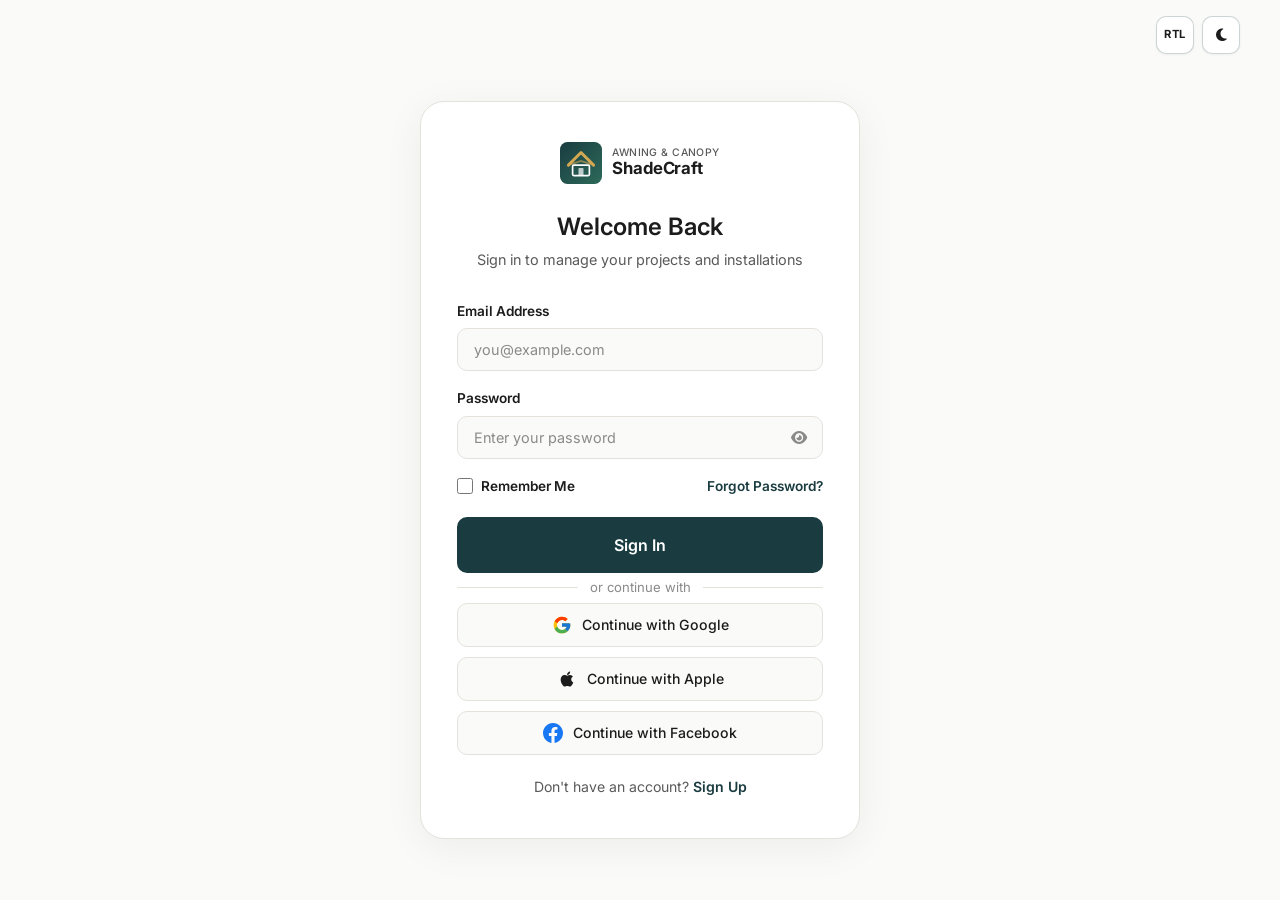
<file: login.html>
<!DOCTYPE html>
<html lang="en" dir="ltr">
<head>
    <meta charset="UTF-8">
    <meta name="viewport" content="width=device-width, initial-scale=1.0">
    <title>Sign In — ShadeCraft</title>
    <meta name="description" content="Sign in to your ShadeCraft account to manage your projects, track installations, and access exclusive resources.">
    <link rel="icon" href="favicon.svg" type="image/svg+xml">
    <link rel="stylesheet" href="style.css">
    <link rel="stylesheet" href="https://cdnjs.cloudflare.com/ajax/libs/font-awesome/6.5.1/css/all.min.css">
    <script src="components.js" defer></script>
</head>
<body>
    <div id="auth-topbar-placeholder"></div>

    <main class="auth-page">
        <div class="auth-card">
            <!-- Logo inside card -->
            <a href="index.html" class="auth-card-logo" aria-label="Go to ShadeCraft Home">
                <svg width="42" height="42" viewBox="0 0 100 100" fill="none" xmlns="http://www.w3.org/2000/svg">
                    <defs><linearGradient id="logoBgAuth" x1="0%" y1="0%" x2="100%" y2="100%"><stop offset="0%" stop-color="#1A3C40"/><stop offset="100%" stop-color="#2D6A5A"/></linearGradient></defs>
                    <rect width="100" height="100" rx="18" fill="url(#logoBgAuth)"/>
                    <path d="M20 55 L50 25 L80 55" stroke="#D4A853" stroke-width="7" stroke-linecap="round" stroke-linejoin="round" fill="none"/>
                    <path d="M20 55 L50 45 L80 55" stroke="#D4A853" stroke-width="4" stroke-linecap="round" fill="none" opacity="0.6"/>
                    <rect x="30" y="55" width="40" height="25" rx="3" fill="none" stroke="white" stroke-width="4"/>
                    <rect x="44" y="62" width="12" height="18" rx="2" fill="white" opacity="0.7"/>
                </svg>
                <span class="nav-logo-text">
                    <span class="brand-top">Awning & Canopy</span>
                    <span class="brand-bottom">ShadeCraft</span>
                </span>
            </a>

            <h1>Welcome Back</h1>
            <p class="auth-subtitle">Sign in to manage your projects and installations</p>

            <form class="auth-form" onsubmit="event.preventDefault(); alert('Sign in successful! Welcome back.'); window.location.href='index.html';">
                <div class="form-group">
                    <label for="loginEmail">Email Address</label>
                    <input type="email" id="loginEmail" placeholder="you@example.com" required>
                </div>
                <div class="form-group">
                    <label for="loginPassword">Password</label>
                    <div class="password-wrap">
                        <input type="password" id="loginPassword" placeholder="Enter your password" required>
                        <button type="button" class="password-toggle" aria-label="Toggle password visibility">
                            <i class="fas fa-eye"></i>
                        </button>
                    </div>
                </div>
                <div class="auth-form-row">
                    <label class="remember-me">
                        <input type="checkbox"> Remember Me
                    </label>
                    <a href="coming-soon.html" class="forgot-link">Forgot Password?</a>
                </div>
                <button type="submit" class="btn btn-primary btn-lg">Sign In</button>
            </form>

            <div class="auth-divider"><span>or continue with</span></div>

            <div class="social-login-btns">
                <button type="button" class="social-btn" onclick="alert('Google sign-in coming soon!');">
                    <svg width="20" height="20" viewBox="0 0 48 48"><path fill="#FFC107" d="M43.6 20.1H42V20H24v8h11.3C33.9 33.5 29.3 36 24 36c-6.6 0-12-5.4-12-12s5.4-12 12-12c3.1 0 5.8 1.2 8 3l5.7-5.7C34 6 29.3 4 24 4 12.9 4 4 12.9 4 24s8.9 20 20 20 20-8.9 20-20c0-1.3-.2-2.7-.4-3.9z"/><path fill="#FF3D00" d="M6.3 14.7l6.6 4.8C14.5 15.5 18.8 12 24 12c3.1 0 5.8 1.2 8 3l5.7-5.7C34 6 29.3 4 24 4 16.3 4 9.7 8.3 6.3 14.7z"/><path fill="#4CAF50" d="M24 44c5.2 0 9.9-2 13.4-5.2l-6.2-5.2C29.2 35.1 26.7 36 24 36c-5.3 0-9.8-3.5-11.3-8.3l-6.5 5C9.5 39.6 16.2 44 24 44z"/><path fill="#1976D2" d="M43.6 20.1H42V20H24v8h11.3c-.8 2.2-2.2 4.2-4.1 5.6l6.2 5.2C37 39.2 44 34 44 24c0-1.3-.2-2.7-.4-3.9z"/></svg>
                    Continue with Google
                </button>
                <button type="button" class="social-btn" onclick="alert('Apple sign-in coming soon!');">
                    <svg width="20" height="20" viewBox="0 0 24 24" fill="currentColor"><path d="M17.05 20.28c-.98.95-2.05.88-3.08.4-1.09-.5-2.08-.48-3.24 0-1.44.62-2.2.44-3.06-.4C2.79 15.25 3.51 7.59 9.05 7.31c1.35.07 2.29.74 3.08.8 1.18-.24 2.31-.93 3.57-.84 1.51.12 2.65.72 3.4 1.8-3.12 1.87-2.38 5.98.48 7.13-.57 1.5-1.31 2.99-2.54 4.09zM12.03 7.25c-.15-2.23 1.66-4.07 3.74-4.25.32 2.32-1.96 4.41-3.74 4.25z"/></svg>
                    Continue with Apple
                </button>
                <button type="button" class="social-btn" onclick="alert('Facebook sign-in coming soon!');">
                    <svg width="20" height="20" viewBox="0 0 24 24" fill="#1877F2"><path d="M24 12.07C24 5.41 18.63 0 12 0S0 5.41 0 12.07c0 6.02 4.39 11.02 10.13 11.93v-8.44H7.08v-3.49h3.04V9.41c0-3.02 1.79-4.69 4.53-4.69 1.31 0 2.69.24 2.69.24v2.97h-1.51c-1.49 0-1.96.93-1.96 1.89v2.26h3.33l-.53 3.49h-2.8v8.44C19.61 23.09 24 18.09 24 12.07z"/></svg>
                    Continue with Facebook
                </button>
            </div>

            <p class="auth-footer-text">Don't have an account? <a href="signup.html">Sign Up</a></p>
        </div>
    </main>
</body>
</html>
</file>
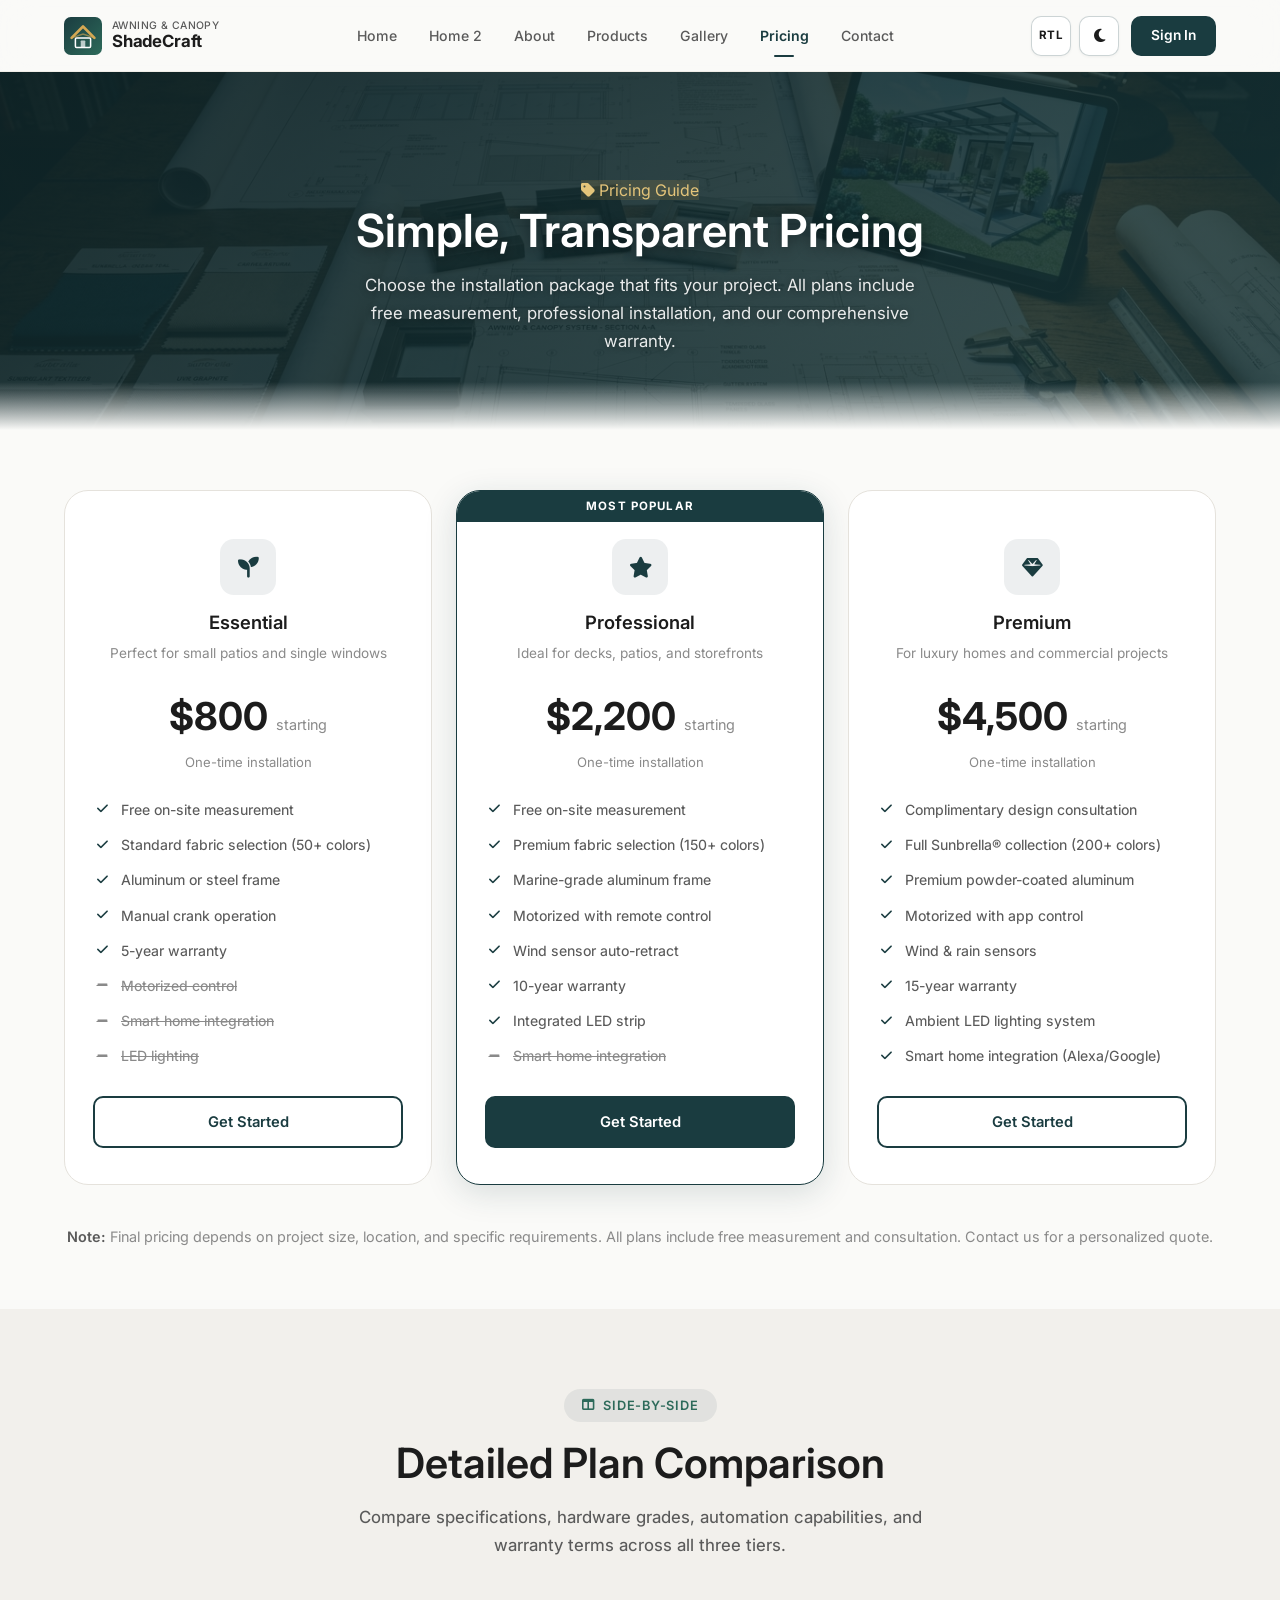
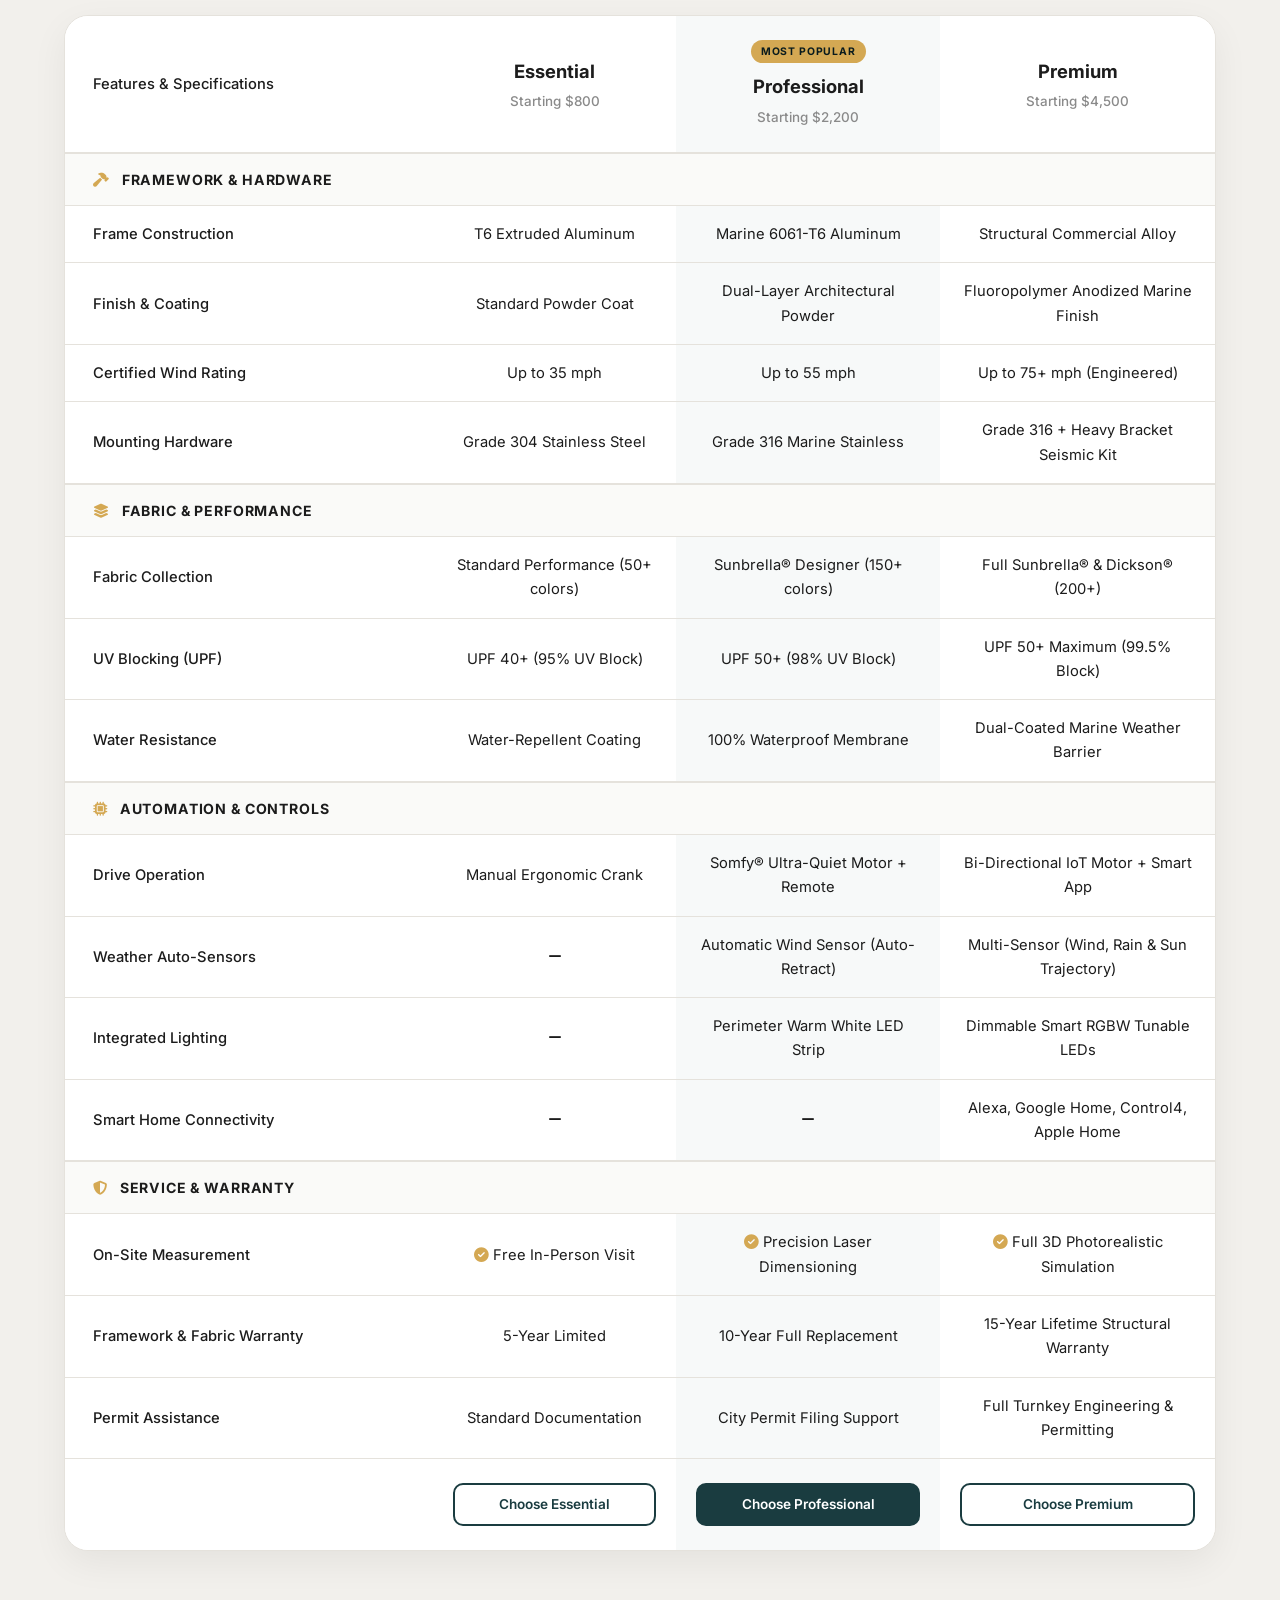
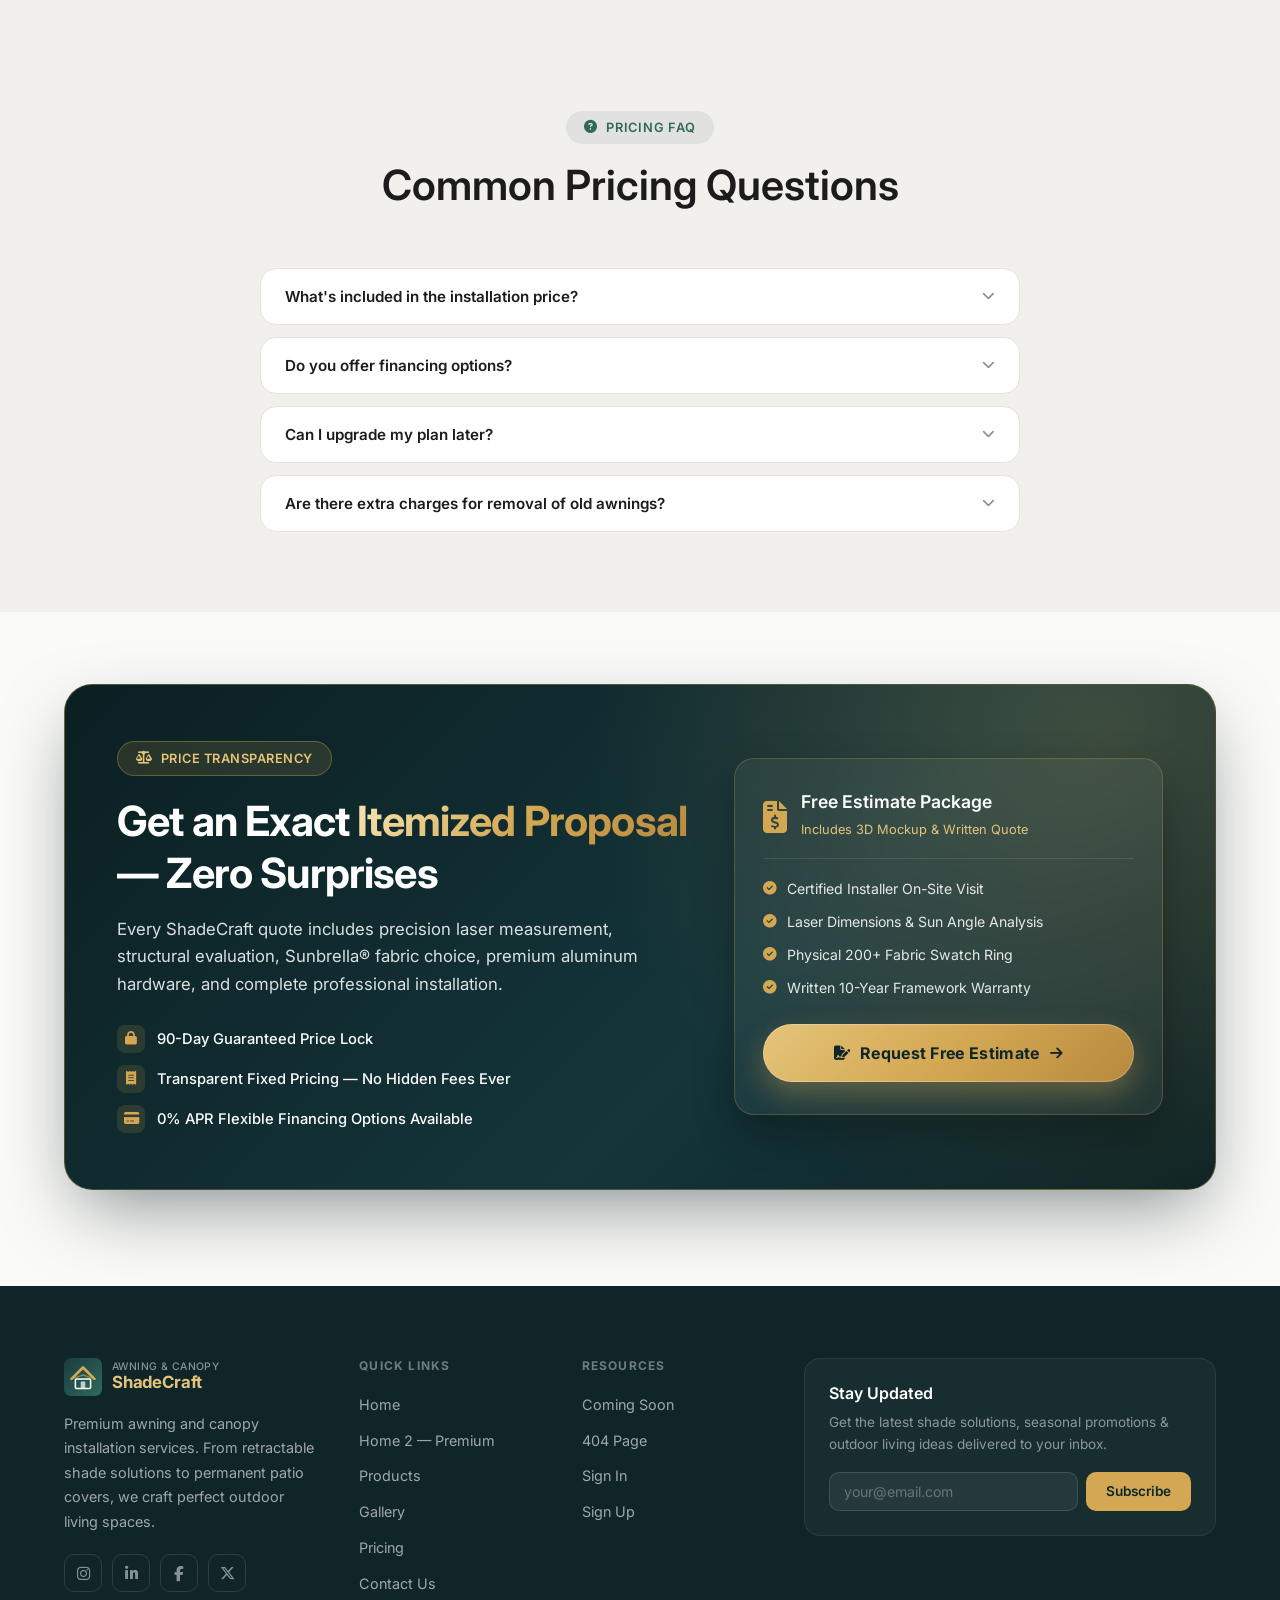
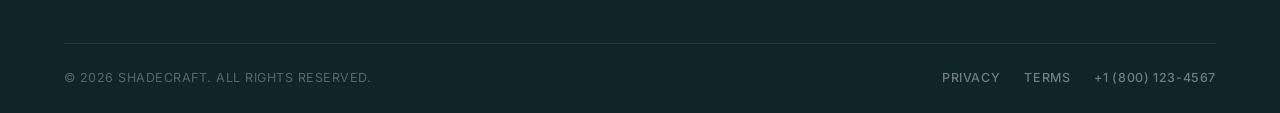
<file: pricing.html>
<!DOCTYPE html>
<html lang="en" dir="ltr">
<head>
    <meta charset="UTF-8">
    <meta name="viewport" content="width=device-width, initial-scale=1.0">
    <title>Pricing Guide — ShadeCraft Awning & Canopy</title>
    <meta name="description" content="Transparent pricing for ShadeCraft awning and canopy installations. Explore our Essential, Professional, and Premium plans with detailed feature breakdowns.">
    <link rel="icon" href="favicon.svg" type="image/svg+xml">
    <link rel="stylesheet" href="style.css">
    <link rel="stylesheet" href="https://cdnjs.cloudflare.com/ajax/libs/font-awesome/6.5.1/css/all.min.css">
    <script src="components.js" defer></script>
</head>
<body>
    <div id="navbar-placeholder"></div>

    <!-- ===== PRICING HERO ===== -->
    <section class="pricing-hero">
        <img src="assets/images/pricing-hero-banner.jpg" alt="Architectural awning blueprints, material samples and 3D canopy planning" class="page-hero-bg" loading="eager">
        <div class="container">
            <span class="section-badge" style="color:var(--secondary-light);background:rgba(212,168,83,0.15);margin-bottom:16px;"><i class="fas fa-tag"></i> Pricing Guide</span>
            <h1>Simple, Transparent Pricing</h1>
            <p>Choose the installation package that fits your project. All plans include free measurement, professional installation, and our comprehensive warranty.</p>
        </div>
    </section>

    <!-- ===== PRICING CARDS ===== -->
    <section class="pricing-section">
        <div class="container">
            <div class="pricing-grid">
                <!-- Essential -->
                <div class="pricing-card fade-up">
                    <div class="pricing-card-icon"><i class="fas fa-seedling"></i></div>
                    <h3>Essential</h3>
                    <p class="pricing-desc">Perfect for small patios and single windows</p>
                    <div class="pricing-price">$800 <span>starting</span></div>
                    <p class="pricing-period">One-time installation</p>
                    <div class="pricing-features">
                        <div class="pricing-feature"><i class="fas fa-check"></i> Free on-site measurement</div>
                        <div class="pricing-feature"><i class="fas fa-check"></i> Standard fabric selection (50+ colors)</div>
                        <div class="pricing-feature"><i class="fas fa-check"></i> Aluminum or steel frame</div>
                        <div class="pricing-feature"><i class="fas fa-check"></i> Manual crank operation</div>
                        <div class="pricing-feature"><i class="fas fa-check"></i> 5-year warranty</div>
                        <div class="pricing-feature disabled"><i class="fas fa-minus"></i> Motorized control</div>
                        <div class="pricing-feature disabled"><i class="fas fa-minus"></i> Smart home integration</div>
                        <div class="pricing-feature disabled"><i class="fas fa-minus"></i> LED lighting</div>
                    </div>
                    <a href="contact.html" class="btn btn-secondary">Get Started</a>
                </div>

                <!-- Professional (Popular) -->
                <div class="pricing-card popular fade-up">
                    <div class="pricing-popular-badge">MOST POPULAR</div>
                    <div class="pricing-card-icon"><i class="fas fa-star"></i></div>
                    <h3>Professional</h3>
                    <p class="pricing-desc">Ideal for decks, patios, and storefronts</p>
                    <div class="pricing-price">$2,200 <span>starting</span></div>
                    <p class="pricing-period">One-time installation</p>
                    <div class="pricing-features">
                        <div class="pricing-feature"><i class="fas fa-check"></i> Free on-site measurement</div>
                        <div class="pricing-feature"><i class="fas fa-check"></i> Premium fabric selection (150+ colors)</div>
                        <div class="pricing-feature"><i class="fas fa-check"></i> Marine-grade aluminum frame</div>
                        <div class="pricing-feature"><i class="fas fa-check"></i> Motorized with remote control</div>
                        <div class="pricing-feature"><i class="fas fa-check"></i> Wind sensor auto-retract</div>
                        <div class="pricing-feature"><i class="fas fa-check"></i> 10-year warranty</div>
                        <div class="pricing-feature"><i class="fas fa-check"></i> Integrated LED strip</div>
                        <div class="pricing-feature disabled"><i class="fas fa-minus"></i> Smart home integration</div>
                    </div>
                    <a href="contact.html" class="btn btn-primary">Get Started</a>
                </div>

                <!-- Premium -->
                <div class="pricing-card fade-up">
                    <div class="pricing-card-icon"><i class="fas fa-gem"></i></div>
                    <h3>Premium</h3>
                    <p class="pricing-desc">For luxury homes and commercial projects</p>
                    <div class="pricing-price">$4,500 <span>starting</span></div>
                    <p class="pricing-period">One-time installation</p>
                    <div class="pricing-features">
                        <div class="pricing-feature"><i class="fas fa-check"></i> Complimentary design consultation</div>
                        <div class="pricing-feature"><i class="fas fa-check"></i> Full Sunbrella® collection (200+ colors)</div>
                        <div class="pricing-feature"><i class="fas fa-check"></i> Premium powder-coated aluminum</div>
                        <div class="pricing-feature"><i class="fas fa-check"></i> Motorized with app control</div>
                        <div class="pricing-feature"><i class="fas fa-check"></i> Wind & rain sensors</div>
                        <div class="pricing-feature"><i class="fas fa-check"></i> 15-year warranty</div>
                        <div class="pricing-feature"><i class="fas fa-check"></i> Ambient LED lighting system</div>
                        <div class="pricing-feature"><i class="fas fa-check"></i> Smart home integration (Alexa/Google)</div>
                    </div>
                    <a href="contact.html" class="btn btn-secondary">Get Started</a>
                </div>
            </div>

            <p class="pricing-note fade-up">
                <strong>Note:</strong> Final pricing depends on project size, location, and specific requirements. All plans include free measurement and consultation. Contact us for a personalized quote.
            </p>
        </div>
    </section>

    <!-- ===== PLAN COMPARISON MATRIX ===== -->
    <section class="pricing-compare-section section" style="background: var(--bg-alt);">
        <div class="container">
            <div class="section-header fade-up">
                <span class="section-badge"><i class="fas fa-table-columns"></i> Side-by-Side</span>
                <h2>Detailed Plan Comparison</h2>
                <p>Compare specifications, hardware grades, automation capabilities, and warranty terms across all three tiers.</p>
            </div>

            <!-- Mobile Tier Switcher (Only visible on mobile screens <= 768px) -->
            <div class="pricing-mobile-tier-tabs" role="tablist" aria-label="Select comparison plan">
                <button type="button" class="tier-tab-btn active" data-tier="1" role="tab" aria-selected="true">
                    <span>Essential</span>
                    <small>$800</small>
                </button>
                <button type="button" class="tier-tab-btn popular" data-tier="2" role="tab" aria-selected="false">
                    <span class="tab-badge">POPULAR</span>
                    <span>Professional</span>
                    <small>$2,200</small>
                </button>
                <button type="button" class="tier-tab-btn" data-tier="3" role="tab" aria-selected="false">
                    <span>Premium</span>
                    <small>$4,500</small>
                </button>
            </div>

            <div class="pricing-table-wrapper fade-up" data-active-tier="1">
                <table class="pricing-table">
                    <thead>
                        <tr>
                            <th class="feature-col">Features & Specifications</th>
                            <th class="tier-col">
                                <div class="table-tier-header">
                                    <span class="tier-name">Essential</span>
                                    <span class="tier-price">Starting $800</span>
                                </div>
                            </th>
                            <th class="tier-col popular-tier">
                                <div class="table-tier-header">
                                    <span class="popular-tag">MOST POPULAR</span>
                                    <span class="tier-name">Professional</span>
                                    <span class="tier-price">Starting $2,200</span>
                                </div>
                            </th>
                            <th class="tier-col">
                                <div class="table-tier-header">
                                    <span class="tier-name">Premium</span>
                                    <span class="tier-price">Starting $4,500</span>
                                </div>
                            </th>
                        </tr>
                    </thead>
                    <tbody>
                        <!-- Section: Hardware & Structure -->
                        <tr class="table-category-row">
                            <td colspan="4"><i class="fas fa-hammer"></i> Framework & Hardware</td>
                        </tr>
                        <tr>
                            <td class="feature-name">Frame Construction</td>
                            <td>T6 Extruded Aluminum</td>
                            <td>Marine 6061-T6 Aluminum</td>
                            <td>Structural Commercial Alloy</td>
                        </tr>
                        <tr>
                            <td class="feature-name">Finish & Coating</td>
                            <td>Standard Powder Coat</td>
                            <td>Dual-Layer Architectural Powder</td>
                            <td>Fluoropolymer Anodized Marine Finish</td>
                        </tr>
                        <tr>
                            <td class="feature-name">Certified Wind Rating</td>
                            <td>Up to 35 mph</td>
                            <td>Up to 55 mph</td>
                            <td>Up to 75+ mph (Engineered)</td>
                        </tr>
                        <tr>
                            <td class="feature-name">Mounting Hardware</td>
                            <td>Grade 304 Stainless Steel</td>
                            <td>Grade 316 Marine Stainless</td>
                            <td>Grade 316 + Heavy Bracket Seismic Kit</td>
                        </tr>

                        <!-- Section: Fabric & Performance -->
                        <tr class="table-category-row">
                            <td colspan="4"><i class="fas fa-layer-group"></i> Fabric & Performance</td>
                        </tr>
                        <tr>
                            <td class="feature-name">Fabric Collection</td>
                            <td>Standard Performance (50+ colors)</td>
                            <td>Sunbrella® Designer (150+ colors)</td>
                            <td>Full Sunbrella® & Dickson® (200+)</td>
                        </tr>
                        <tr>
                            <td class="feature-name">UV Blocking (UPF)</td>
                            <td>UPF 40+ (95% UV Block)</td>
                            <td>UPF 50+ (98% UV Block)</td>
                            <td>UPF 50+ Maximum (99.5% Block)</td>
                        </tr>
                        <tr>
                            <td class="feature-name">Water Resistance</td>
                            <td>Water-Repellent Coating</td>
                            <td>100% Waterproof Membrane</td>
                            <td>Dual-Coated Marine Weather Barrier</td>
                        </tr>

                        <!-- Section: Automation & Smart Tech -->
                        <tr class="table-category-row">
                            <td colspan="4"><i class="fas fa-microchip"></i> Automation & Controls</td>
                        </tr>
                        <tr>
                            <td class="feature-name">Drive Operation</td>
                            <td>Manual Ergonomic Crank</td>
                            <td>Somfy® Ultra-Quiet Motor + Remote</td>
                            <td>Bi-Directional IoT Motor + Smart App</td>
                        </tr>
                        <tr>
                            <td class="feature-name">Weather Auto-Sensors</td>
                            <td><i class="fas fa-minus text-muted"></i></td>
                            <td>Automatic Wind Sensor (Auto-Retract)</td>
                            <td>Multi-Sensor (Wind, Rain & Sun Trajectory)</td>
                        </tr>
                        <tr>
                            <td class="feature-name">Integrated Lighting</td>
                            <td><i class="fas fa-minus text-muted"></i></td>
                            <td>Perimeter Warm White LED Strip</td>
                            <td>Dimmable Smart RGBW Tunable LEDs</td>
                        </tr>
                        <tr>
                            <td class="feature-name">Smart Home Connectivity</td>
                            <td><i class="fas fa-minus text-muted"></i></td>
                            <td><i class="fas fa-minus text-muted"></i></td>
                            <td>Alexa, Google Home, Control4, Apple Home</td>
                        </tr>

                        <!-- Section: Consultation & Warranty -->
                        <tr class="table-category-row">
                            <td colspan="4"><i class="fas fa-shield-halved"></i> Service & Warranty</td>
                        </tr>
                        <tr>
                            <td class="feature-name">On-Site Measurement</td>
                            <td><i class="fas fa-circle-check text-gold"></i> Free In-Person Visit</td>
                            <td><i class="fas fa-circle-check text-gold"></i> Precision Laser Dimensioning</td>
                            <td><i class="fas fa-circle-check text-gold"></i> Full 3D Photorealistic Simulation</td>
                        </tr>
                        <tr>
                            <td class="feature-name">Framework & Fabric Warranty</td>
                            <td>5-Year Limited</td>
                            <td>10-Year Full Replacement</td>
                            <td>15-Year Lifetime Structural Warranty</td>
                        </tr>
                        <tr>
                            <td class="feature-name">Permit Assistance</td>
                            <td>Standard Documentation</td>
                            <td>City Permit Filing Support</td>
                            <td>Full Turnkey Engineering & Permitting</td>
                        </tr>
                    </tbody>
                    <tfoot>
                        <tr>
                            <td></td>
                            <td><a href="contact.html?plan=essential" class="btn btn-secondary btn-sm w-full">Choose Essential</a></td>
                            <td><a href="contact.html?plan=professional" class="btn btn-primary btn-sm w-full">Choose Professional</a></td>
                            <td><a href="contact.html?plan=premium" class="btn btn-secondary btn-sm w-full">Choose Premium</a></td>
                        </tr>
                    </tfoot>
                </table>
            </div>
        </div>
    </section>

    <!-- ===== FAQ ===== -->
    <section class="faq-section section" style="background:var(--bg-alt);">
        <div class="container">
            <div class="section-header fade-up">
                <span class="section-badge"><i class="fas fa-circle-question"></i> Pricing FAQ</span>
                <h2>Common Pricing Questions</h2>
            </div>
            <div class="faq-list">
                <div class="faq-item fade-up">
                    <button class="faq-question">What's included in the installation price? <i class="fas fa-chevron-down"></i></button>
                    <div class="faq-answer"><div class="faq-answer-inner">All prices include the complete awning/canopy system, professional installation labor, mounting hardware, and cleanup. Premium plans also include 3D design visualization and smart home setup.</div></div>
                </div>
                <div class="faq-item fade-up">
                    <button class="faq-question">Do you offer financing options? <i class="fas fa-chevron-down"></i></button>
                    <div class="faq-answer"><div class="faq-answer-inner">Yes! We partner with several financing providers to offer 0% APR for 12 months and low-interest plans up to 60 months. Ask your project consultant for details during your free measurement visit.</div></div>
                </div>
                <div class="faq-item fade-up">
                    <button class="faq-question">Can I upgrade my plan later? <i class="fas fa-chevron-down"></i></button>
                    <div class="faq-answer"><div class="faq-answer-inner">Absolutely. We offer upgrade paths for existing installations. Add motorization, LED lighting, or smart home integration to your current awning at any time with our retrofit service.</div></div>
                </div>
                <div class="faq-item fade-up">
                    <button class="faq-question">Are there extra charges for removal of old awnings? <i class="fas fa-chevron-down"></i></button>
                    <div class="faq-answer"><div class="faq-answer-inner">For Professional and Premium plans, removal and disposal of your existing awning is included at no additional charge. For Essential plans, removal is available for a nominal fee of $150–$250 depending on size.</div></div>
                </div>
            </div>
        </div>
    </section>

    <!-- ===== CTA BANNER (Pricing: Transparent Estimate Package Layout) ===== -->
    <section class="cta-banner cta-pricing">
        <div class="container">
            <div class="cta-pricing-card fade-up">
                <div class="cta-pricing-left">
                    <span class="cta-badge"><i class="fas fa-scale-balanced"></i> Price Transparency</span>
                    <h2>Get an Exact <span class="cta-title-accent">Itemized Proposal</span> — Zero Surprises</h2>
                    <p>Every ShadeCraft quote includes precision laser measurement, structural evaluation, Sunbrella® fabric choice, premium aluminum hardware, and complete professional installation.</p>
                    <div class="cta-pricing-badges">
                        <div class="cta-pbadge"><i class="fas fa-lock"></i> 90-Day Guaranteed Price Lock</div>
                        <div class="cta-pbadge"><i class="fas fa-receipt"></i> Transparent Fixed Pricing — No Hidden Fees Ever</div>
                        <div class="cta-pbadge"><i class="fas fa-credit-card"></i> 0% APR Flexible Financing Options Available</div>
                    </div>
                </div>
                <div class="cta-pricing-right">
                    <div class="cta-pricing-estimate-box">
                        <div class="cta-estimate-header">
                            <i class="fas fa-file-invoice-dollar"></i>
                            <div>
                                <h4>Free Estimate Package</h4>
                                <span>Includes 3D Mockup & Written Quote</span>
                            </div>
                        </div>
                        <ul class="cta-estimate-list">
                            <li><i class="fas fa-circle-check"></i> Certified Installer On-Site Visit</li>
                            <li><i class="fas fa-circle-check"></i> Laser Dimensions & Sun Angle Analysis</li>
                            <li><i class="fas fa-circle-check"></i> Physical 200+ Fabric Swatch Ring</li>
                            <li><i class="fas fa-circle-check"></i> Written 10-Year Framework Warranty</li>
                        </ul>
                        <a href="contact.html" class="btn btn-cta-primary" style="width: 100%; justify-content: center;">
                            <i class="fas fa-file-signature"></i>
                            <span>Request Free Estimate</span>
                            <i class="fas fa-arrow-right cta-arrow"></i>
                        </a>
                    </div>
                </div>
            </div>
        </div>
    </section>

    <div id="footer-placeholder"></div>
</body>
</html>
</file>
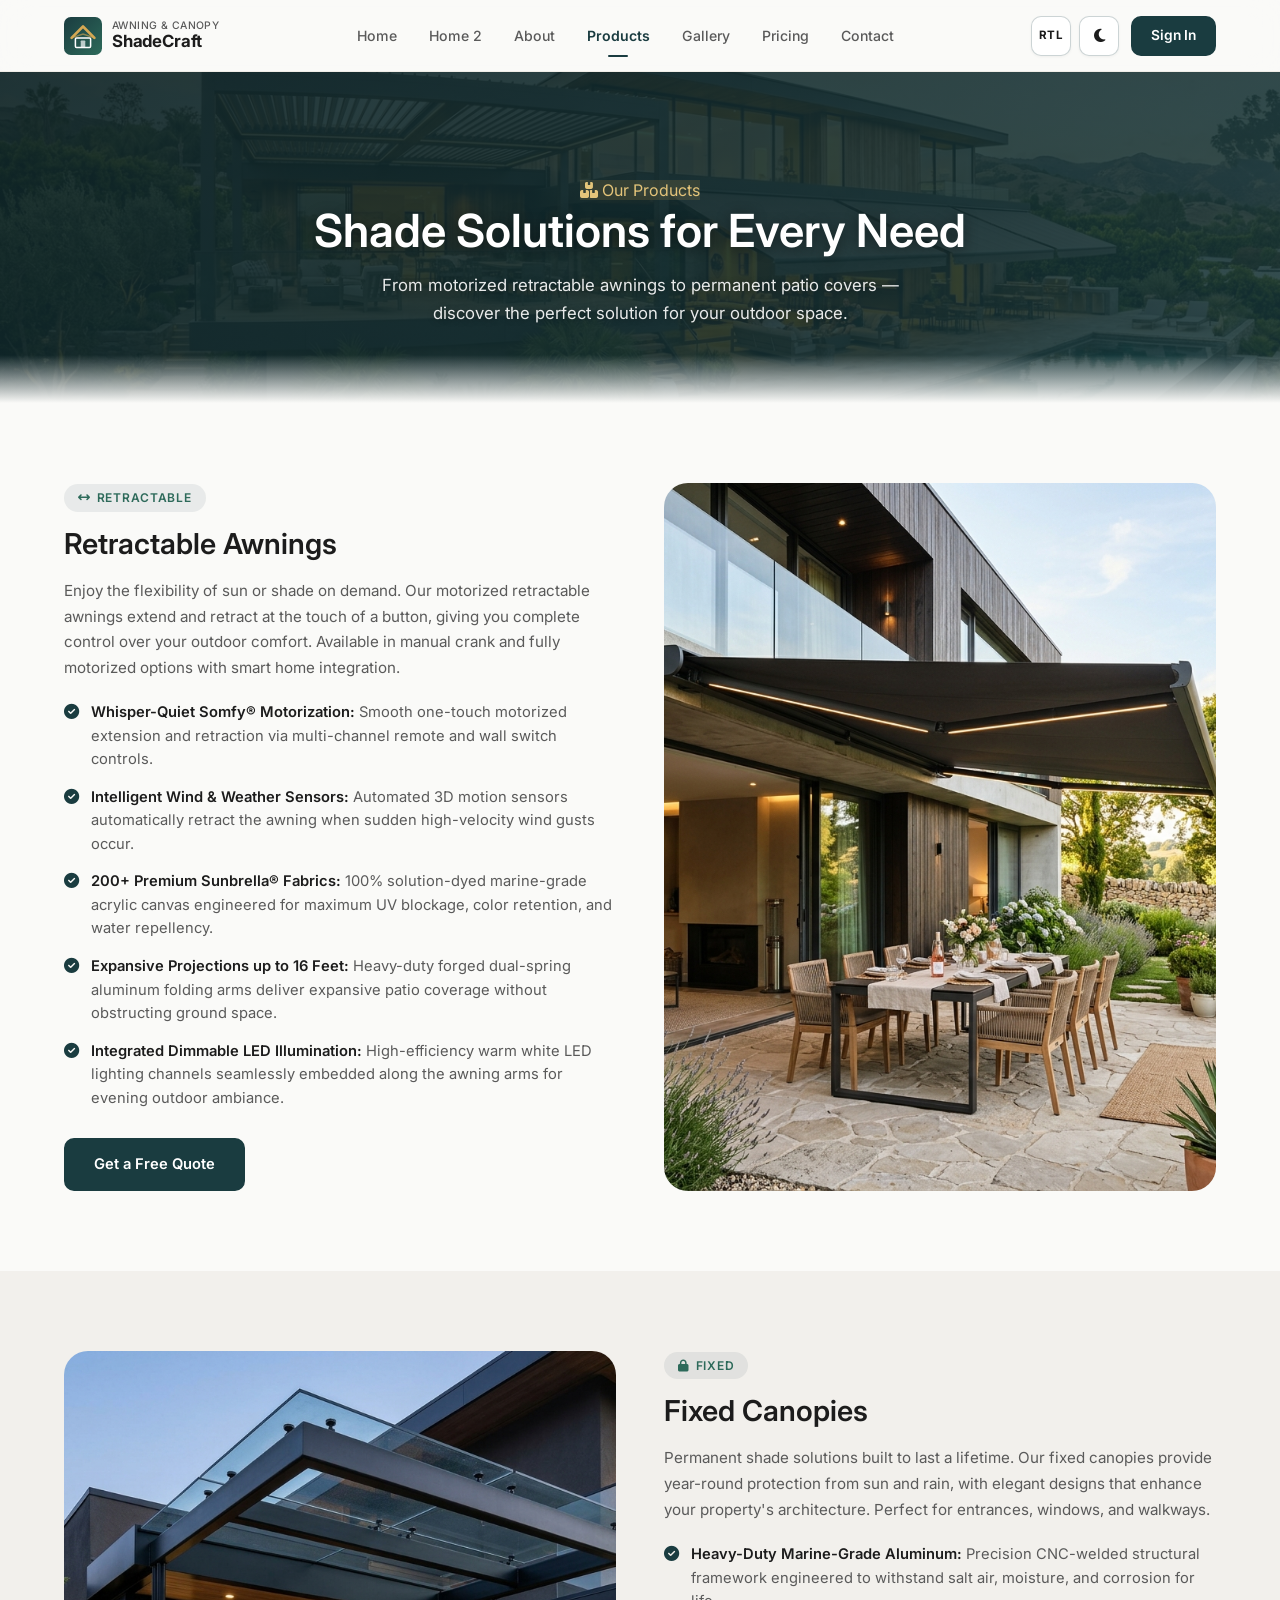
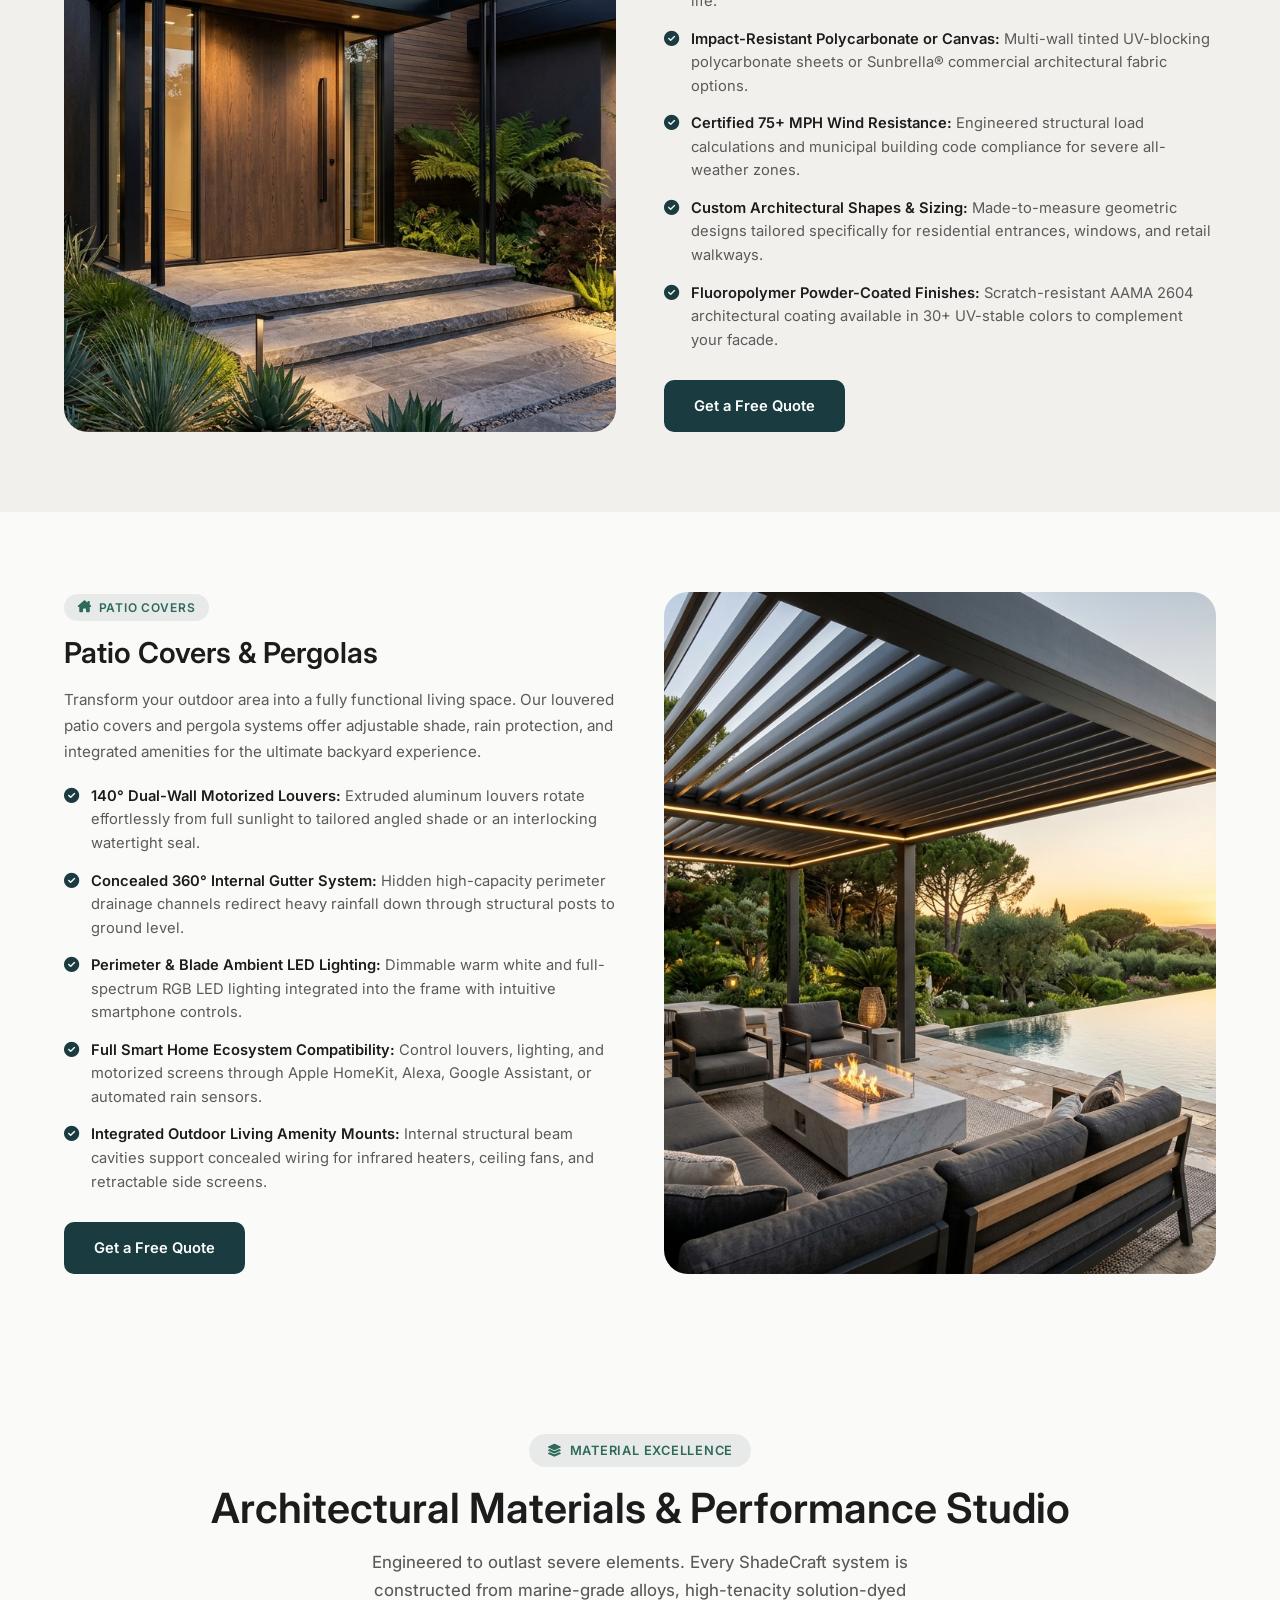
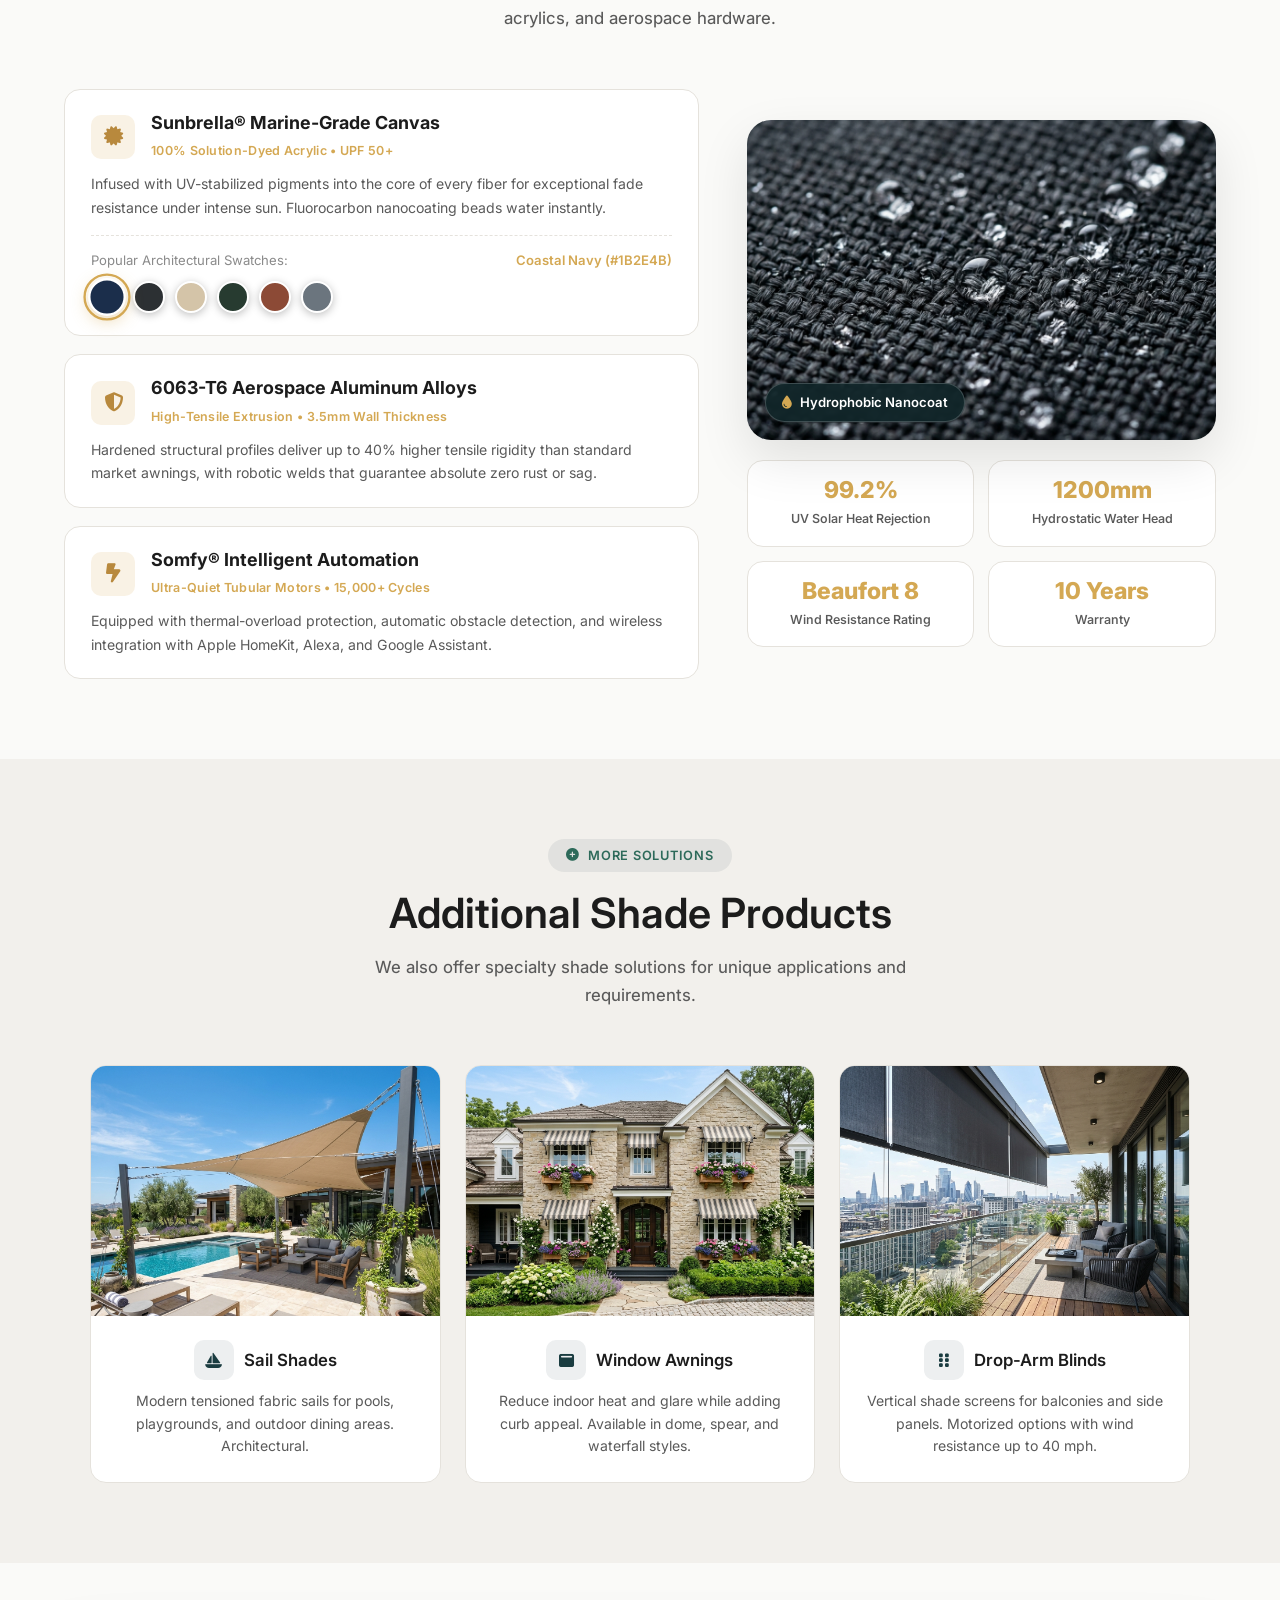
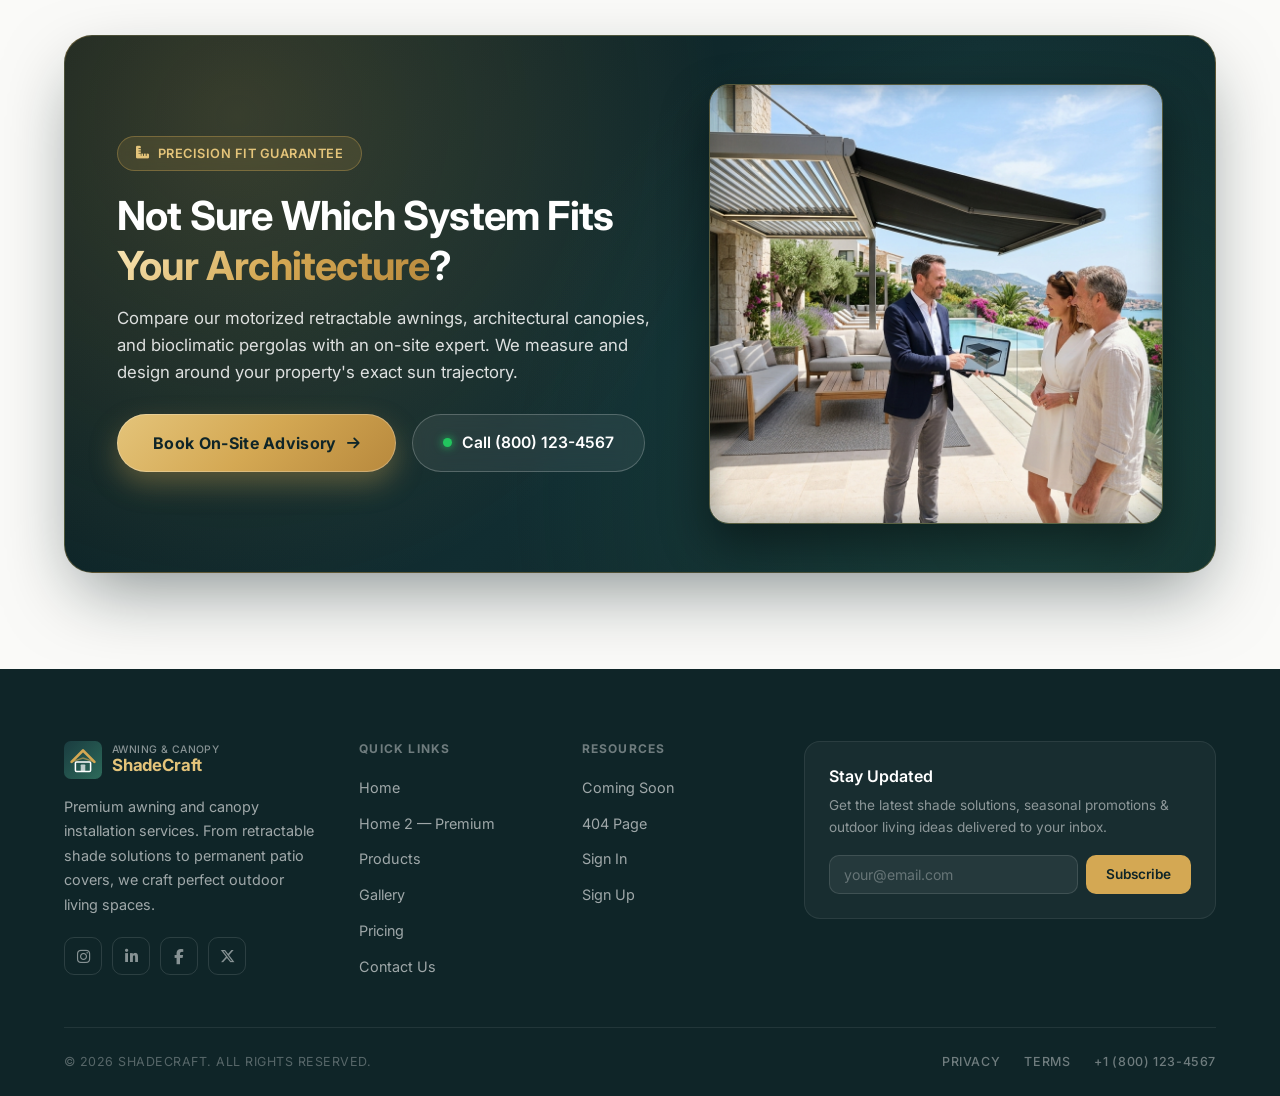
<file: products.html>
<!DOCTYPE html>
<html lang="en" dir="ltr">
<head>
    <meta charset="UTF-8">
    <meta name="viewport" content="width=device-width, initial-scale=1.0">
    <title>Products — ShadeCraft Awning & Canopy Solutions</title>
    <meta name="description" content="Explore ShadeCraft's full range of awning and canopy products — retractable awnings, fixed canopies, and luxury patio covers for residential and commercial spaces.">
    <link rel="icon" href="favicon.svg" type="image/svg+xml">
    <link rel="stylesheet" href="style.css">
    <link rel="stylesheet" href="https://cdnjs.cloudflare.com/ajax/libs/font-awesome/6.5.1/css/all.min.css">
    <script src="components.js" defer></script>
</head>
<body>
    <div id="navbar-placeholder"></div>

    <!-- ===== PRODUCTS HERO ===== -->
    <section class="products-hero">
        <img src="assets/images/products-hero-banner.jpg" alt="Modern luxury estate with custom shade systems and motorized retractable awnings" class="page-hero-bg" loading="eager">
        <div class="container">
            <span class="section-badge" style="color:var(--secondary-light);background:rgba(212,168,83,0.15);margin-bottom:16px;"><i class="fas fa-boxes-stacked"></i> Our Products</span>
            <h1>Shade Solutions for Every Need</h1>
            <p>From motorized retractable awnings to permanent patio covers — discover the perfect solution for your outdoor space.</p>
        </div>
    </section>

    <!-- ===== RETRACTABLE AWNINGS ===== -->
    <section class="product-category" id="retractable">
        <div class="container">
            <div class="product-category-inner">
                <div class="product-img-wrap slide-left">
                    <img src="assets/images/products-retractable-showcase.jpg" alt="Luxury modern home with expansive motorized retractable cassette awning with warm LED lighting" loading="lazy">
                </div>
                <div class="product-info slide-right">
                    <span class="product-tag"><i class="fas fa-arrows-left-right"></i> Retractable</span>
                    <h2>Retractable Awnings</h2>
                    <p>Enjoy the flexibility of sun or shade on demand. Our motorized retractable awnings extend and retract at the touch of a button, giving you complete control over your outdoor comfort. Available in manual crank and fully motorized options with smart home integration.</p>
                    <div class="product-features">
                        <div class="product-feature-item">
                            <i class="fas fa-check-circle"></i>
                            <div><strong>Whisper-Quiet Somfy® Motorization:</strong> Smooth one-touch motorized extension and retraction via multi-channel remote and wall switch controls.</div>
                        </div>
                        <div class="product-feature-item">
                            <i class="fas fa-check-circle"></i>
                            <div><strong>Intelligent Wind & Weather Sensors:</strong> Automated 3D motion sensors automatically retract the awning when sudden high-velocity wind gusts occur.</div>
                        </div>
                        <div class="product-feature-item">
                            <i class="fas fa-check-circle"></i>
                            <div><strong>200+ Premium Sunbrella® Fabrics:</strong> 100% solution-dyed marine-grade acrylic canvas engineered for maximum UV blockage, color retention, and water repellency.</div>
                        </div>
                        <div class="product-feature-item">
                            <i class="fas fa-check-circle"></i>
                            <div><strong>Expansive Projections up to 16 Feet:</strong> Heavy-duty forged dual-spring aluminum folding arms deliver expansive patio coverage without obstructing ground space.</div>
                        </div>
                        <div class="product-feature-item">
                            <i class="fas fa-check-circle"></i>
                            <div><strong>Integrated Dimmable LED Illumination:</strong> High-efficiency warm white LED lighting channels seamlessly embedded along the awning arms for evening outdoor ambiance.</div>
                        </div>
                    </div>
                    <a href="contact.html" class="btn btn-primary">Get a Free Quote</a>
                </div>
            </div>
        </div>
    </section>

    <!-- ===== FIXED CANOPIES ===== -->
    <section class="product-category" id="fixed">
        <div class="container">
            <div class="product-category-inner">
                <div class="product-img-wrap slide-left">
                    <img src="assets/images/products-fixed-showcase.jpg" alt="Precision-crafted matte black marine-grade aluminum and glass fixed architectural entrance canopy" loading="lazy">
                </div>
                <div class="product-info slide-right">
                    <span class="product-tag"><i class="fas fa-lock"></i> Fixed</span>
                    <h2>Fixed Canopies</h2>
                    <p>Permanent shade solutions built to last a lifetime. Our fixed canopies provide year-round protection from sun and rain, with elegant designs that enhance your property's architecture. Perfect for entrances, windows, and walkways.</p>
                    <div class="product-features">
                        <div class="product-feature-item">
                            <i class="fas fa-check-circle"></i>
                            <div><strong>Heavy-Duty Marine-Grade Aluminum:</strong> Precision CNC-welded structural framework engineered to withstand salt air, moisture, and corrosion for life.</div>
                        </div>
                        <div class="product-feature-item">
                            <i class="fas fa-check-circle"></i>
                            <div><strong>Impact-Resistant Polycarbonate or Canvas:</strong> Multi-wall tinted UV-blocking polycarbonate sheets or Sunbrella® commercial architectural fabric options.</div>
                        </div>
                        <div class="product-feature-item">
                            <i class="fas fa-check-circle"></i>
                            <div><strong>Certified 75+ MPH Wind Resistance:</strong> Engineered structural load calculations and municipal building code compliance for severe all-weather zones.</div>
                        </div>
                        <div class="product-feature-item">
                            <i class="fas fa-check-circle"></i>
                            <div><strong>Custom Architectural Shapes & Sizing:</strong> Made-to-measure geometric designs tailored specifically for residential entrances, windows, and retail walkways.</div>
                        </div>
                        <div class="product-feature-item">
                            <i class="fas fa-check-circle"></i>
                            <div><strong>Fluoropolymer Powder-Coated Finishes:</strong> Scratch-resistant AAMA 2604 architectural coating available in 30+ UV-stable colors to complement your facade.</div>
                        </div>
                    </div>
                    <a href="contact.html" class="btn btn-primary">Get a Free Quote</a>
                </div>
            </div>
        </div>
    </section>

    <!-- ===== PATIO COVERS ===== -->
    <section class="product-category" id="patio-covers">
        <div class="container">
            <div class="product-category-inner">
                <div class="product-img-wrap slide-left">
                    <img src="assets/images/products-pergola-showcase.jpg" alt="Upscale motorized bioclimatic louvered pergola patio cover with perimeter LED lighting beside swimming pool" loading="lazy">
                </div>
                <div class="product-info slide-right">
                    <span class="product-tag"><i class="fas fa-house-chimney"></i> Patio Covers</span>
                    <h2>Patio Covers & Pergolas</h2>
                    <p>Transform your outdoor area into a fully functional living space. Our louvered patio covers and pergola systems offer adjustable shade, rain protection, and integrated amenities for the ultimate backyard experience.</p>
                    <div class="product-features">
                        <div class="product-feature-item">
                            <i class="fas fa-check-circle"></i>
                            <div><strong>140° Dual-Wall Motorized Louvers:</strong> Extruded aluminum louvers rotate effortlessly from full sunlight to tailored angled shade or an interlocking watertight seal.</div>
                        </div>
                        <div class="product-feature-item">
                            <i class="fas fa-check-circle"></i>
                            <div><strong>Concealed 360° Internal Gutter System:</strong> Hidden high-capacity perimeter drainage channels redirect heavy rainfall down through structural posts to ground level.</div>
                        </div>
                        <div class="product-feature-item">
                            <i class="fas fa-check-circle"></i>
                            <div><strong>Perimeter & Blade Ambient LED Lighting:</strong> Dimmable warm white and full-spectrum RGB LED lighting integrated into the frame with intuitive smartphone controls.</div>
                        </div>
                        <div class="product-feature-item">
                            <i class="fas fa-check-circle"></i>
                            <div><strong>Full Smart Home Ecosystem Compatibility:</strong> Control louvers, lighting, and motorized screens through Apple HomeKit, Alexa, Google Assistant, or automated rain sensors.</div>
                        </div>
                        <div class="product-feature-item">
                            <i class="fas fa-check-circle"></i>
                            <div><strong>Integrated Outdoor Living Amenity Mounts:</strong> Internal structural beam cavities support concealed wiring for infrared heaters, ceiling fans, and retractable side screens.</div>
                        </div>
                    </div>
                    <a href="contact.html" class="btn btn-primary">Get a Free Quote</a>
                </div>
            </div>
        </div>
    </section>

    <!-- ===== MATERIALS & PERFORMANCE STUDIO ===== -->
    <section class="products-studio section" id="materials-studio">
        <div class="container">
            <div class="section-header text-center fade-up">
                <span class="section-badge"><i class="fas fa-layer-group"></i> Material Excellence</span>
                <h2>Architectural Materials & Performance Studio</h2>
                <p>Engineered to outlast severe elements. Every ShadeCraft system is constructed from marine-grade alloys, high-tenacity solution-dyed acrylics, and aerospace hardware.</p>
            </div>

            <div class="studio-layout">
                <!-- Left: Material Cards & Interactive Swatches -->
                <div class="studio-content slide-left">
                    <div class="studio-cards">
                        <!-- Card 1: Sunbrella Fabric -->
                        <div class="studio-card active" data-material="fabric">
                            <div class="studio-card-head">
                                <div class="studio-card-icon"><i class="fas fa-certificate"></i></div>
                                <div>
                                    <h3>Sunbrella® Marine-Grade Canvas</h3>
                                    <span>100% Solution-Dyed Acrylic • UPF 50+</span>
                                </div>
                            </div>
                            <p>Infused with UV-stabilized pigments into the core of every fiber for exceptional fade resistance under intense sun. Fluorocarbon nanocoating beads water instantly.</p>
                            
                            <!-- Interactive Swatches -->
                            <div class="studio-swatches-box">
                                <div class="studio-swatches-label">
                                    <span>Popular Architectural Swatches:</span>
                                    <strong id="active-swatch-name">Coastal Navy (#1B2E4B)</strong>
                                </div>
                                <div class="studio-swatches">
                                    <button class="swatch-btn active" style="background: #1B2E4B;" data-name="Coastal Navy (#1B2E4B)" aria-label="Coastal Navy"></button>
                                    <button class="swatch-btn" style="background: #2C3033;" data-name="Charcoal Heather (#2C3033)" aria-label="Charcoal Heather"></button>
                                    <button class="swatch-btn" style="background: #D4C4A8;" data-name="Warm Sandstone (#D4C4A8)" aria-label="Warm Sandstone"></button>
                                    <button class="swatch-btn" style="background: #273B30;" data-name="Forest Pine (#273B30)" aria-label="Forest Pine"></button>
                                    <button class="swatch-btn" style="background: #8C4A36;" data-name="Tuscan Terracotta (#8C4A36)" aria-label="Tuscan Terracotta"></button>
                                    <button class="swatch-btn" style="background: #6B757E;" data-name="Graphite Grey (#6B757E)" aria-label="Graphite Grey"></button>
                                </div>
                            </div>
                        </div>

                        <!-- Card 2: 6063-T6 Aluminum -->
                        <div class="studio-card" data-material="alloy">
                            <div class="studio-card-head">
                                <div class="studio-card-icon"><i class="fas fa-shield-halved"></i></div>
                                <div>
                                    <h3>6063-T6 Aerospace Aluminum Alloys</h3>
                                    <span>High-Tensile Extrusion • 3.5mm Wall Thickness</span>
                                </div>
                            </div>
                            <p>Hardened structural profiles deliver up to 40% higher tensile rigidity than standard market awnings, with robotic welds that guarantee absolute zero rust or sag.</p>
                        </div>

                        <!-- Card 3: Somfy Smart Motors -->
                        <div class="studio-card" data-material="motor">
                            <div class="studio-card-head">
                                <div class="studio-card-icon"><i class="fas fa-bolt-lightning"></i></div>
                                <div>
                                    <h3>Somfy® Intelligent Automation</h3>
                                    <span>Ultra-Quiet Tubular Motors • 15,000+ Cycles</span>
                                </div>
                            </div>
                            <p>Equipped with thermal-overload protection, automatic obstacle detection, and wireless integration with Apple HomeKit, Alexa, and Google Assistant.</p>
                        </div>
                    </div>
                </div>

                <!-- Right: Visual Hydrophobic Showcase with Metric Badges -->
                <div class="studio-visual slide-right">
                    <div class="studio-media-wrap">
                        <img src="assets/images/fabric-hydrophobic-macro.jpg" alt="Macro photograph of water beading on hydrophobic Sunbrella fabric" class="studio-img" loading="lazy">
                        <div class="studio-badge-overlay">
                            <span class="studio-badge-pill"><i class="fas fa-droplet"></i> Hydrophobic Nanocoat</span>
                        </div>
                    </div>
                    
                    <!-- 4 Performance Metric Stats -->
                    <div class="studio-stats-grid">
                        <div class="studio-stat">
                            <div class="studio-stat-num">99.2%</div>
                            <div class="studio-stat-desc">UV Solar Heat Rejection</div>
                        </div>
                        <div class="studio-stat">
                            <div class="studio-stat-num">1200mm</div>
                            <div class="studio-stat-desc">Hydrostatic Water Head</div>
                        </div>
                        <div class="studio-stat">
                            <div class="studio-stat-num">Beaufort 8</div>
                            <div class="studio-stat-desc">Wind Resistance Rating</div>
                        </div>
                        <div class="studio-stat">
                            <div class="studio-stat-num">10 Years</div>
                            <div class="studio-stat-desc"> Warranty</div>
                        </div>
                    </div>
                </div>
            </div>
        </div>
    </section>

    <!-- ===== ADDITIONAL PRODUCTS ===== -->
    <section class="section" style="background:var(--bg-alt);">
        <div class="container">
            <div class="section-header fade-up">
                <span class="section-badge"><i class="fas fa-plus-circle"></i> More Solutions</span>
                <h2>Additional Shade Products</h2>
                <p>We also offer specialty shade solutions for unique applications and requirements.</p>
            </div>
            <div class="why-us-grid products-extra-grid">
                <div class="why-us-card product-extra-card fade-up" style="padding: 0; overflow: hidden; display: flex; flex-direction: column; text-align: center;">
                    <div class="product-extra-card-img">
                        <img src="assets/images/product-sail-shades.jpg" alt="Modern tensioned fabric sail shades over pool patio" loading="lazy">
                    </div>
                    <div class="product-extra-card-body" style="padding: 24px; display: flex; flex-direction: column; align-items: center; text-align: center; flex: 1;">
                        <div class="product-extra-header" style="display: flex; align-items: center; justify-content: center; gap: 10px; margin-bottom: 10px; width: 100%;">
                            <div class="why-us-icon" style="margin: 0; width: 40px; height: 40px; border-radius: 10px; font-size: 0.95rem;"><i class="fas fa-sailboat"></i></div>
                            <h3 style="margin: 0;">Sail Shades</h3>
                        </div>
                        <p style="margin-bottom: 0; text-align: center;">Modern tensioned fabric sails for pools, playgrounds, and outdoor dining areas. Architectural.</p>
                    </div>
                </div>
                <div class="why-us-card product-extra-card fade-up" style="padding: 0; overflow: hidden; display: flex; flex-direction: column; text-align: center;">
                    <div class="product-extra-card-img">
                        <img src="assets/images/product-window-awnings.jpg" alt="Custom striped window awnings on luxury home facade" loading="lazy">
                    </div>
                    <div class="product-extra-card-body" style="padding: 24px; display: flex; flex-direction: column; align-items: center; text-align: center; flex: 1;">
                        <div class="product-extra-header" style="display: flex; align-items: center; justify-content: center; gap: 10px; margin-bottom: 10px; width: 100%;">
                            <div class="why-us-icon" style="margin: 0; width: 40px; height: 40px; border-radius: 10px; font-size: 0.95rem;"><i class="fas fa-window-maximize"></i></div>
                            <h3 style="margin: 0;">Window Awnings</h3>
                        </div>
                        <p style="margin-bottom: 0; text-align: center;">Reduce indoor heat and glare while adding curb appeal. Available in dome, spear, and waterfall styles.</p>
                    </div>
                </div>
                <div class="why-us-card product-extra-card fade-up" style="padding: 0; overflow: hidden; display: flex; flex-direction: column; text-align: center;">
                    <div class="product-extra-card-img">
                        <img src="assets/images/product-drop-arm-blinds.jpg" alt="Vertical drop-arm fabric shade blinds on urban balcony" loading="lazy">
                    </div>
                    <div class="product-extra-card-body" style="padding: 24px; display: flex; flex-direction: column; align-items: center; text-align: center; flex: 1;">
                        <div class="product-extra-header" style="display: flex; align-items: center; justify-content: center; gap: 10px; margin-bottom: 10px; width: 100%;">
                            <div class="why-us-icon" style="margin: 0; width: 40px; height: 40px; border-radius: 10px; font-size: 0.95rem;"><i class="fas fa-grip-vertical"></i></div>
                            <h3 style="margin: 0;">Drop-Arm Blinds</h3>
                        </div>
                        <p style="margin-bottom: 0; text-align: center;">Vertical shade screens for balconies and side panels. Motorized options with wind resistance up to 40 mph.</p>
                    </div>
                </div>
            </div>
        </div>
    </section>



    <!-- ===== CTA BANNER (Products: Split Architectural Layout with Image) ===== -->
    <section class="cta-banner cta-products">
        <div class="container">
            <div class="cta-products-card fade-up">
                <div class="cta-products-content">
                    <span class="cta-badge"><i class="fas fa-ruler-combined"></i> Precision Fit Guarantee</span>
                    <h2>Not Sure Which System Fits <span class="cta-title-accent">Your Architecture</span>?</h2>
                    <p>Compare our motorized retractable awnings, architectural canopies, and bioclimatic pergolas with an on-site expert. We measure and design around your property's exact sun trajectory.</p>
                    <div class="cta-actions" style="justify-content: flex-start; margin-bottom: 0;">
                        <a href="contact.html" class="btn btn-cta-primary">
                            <span>Book On-Site Advisory</span>
                            <i class="fas fa-arrow-right cta-arrow"></i>
                        </a>
                        <a href="tel:18001234567" class="btn btn-cta-secondary">
                            <span class="cta-call-indicator"></span>
                            <span>Call (800) 123-4567</span>
                        </a>
                    </div>
                </div>
                <div class="cta-products-media">
                    <img src="assets/images/products-cta-advisory.jpg" alt="Architectural shade consultation on luxury villa terrace" class="cta-products-img" loading="lazy">
                </div>
            </div>
        </div>
    </section>

    <div id="footer-placeholder"></div>
</body>
</html>
</file>
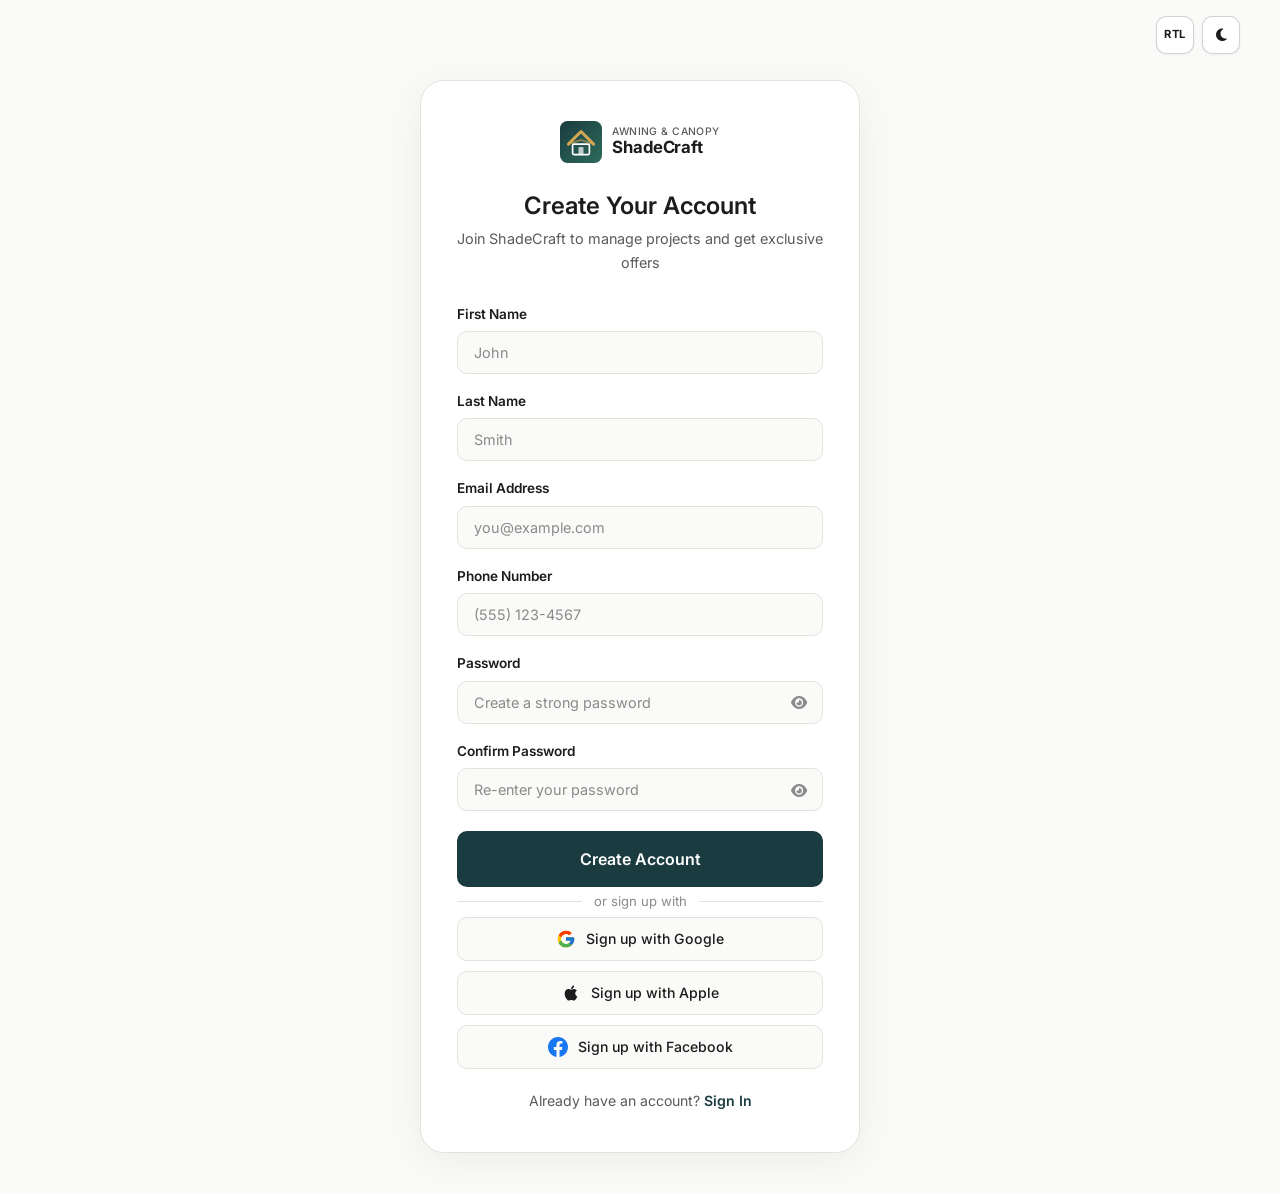
<file: signup.html>
<!DOCTYPE html>
<html lang="en" dir="ltr">
<head>
    <meta charset="UTF-8">
    <meta name="viewport" content="width=device-width, initial-scale=1.0">
    <title>Sign Up — ShadeCraft</title>
    <meta name="description" content="Create your ShadeCraft account to get started with your awning and canopy project, track installations, and access exclusive offers.">
    <link rel="icon" href="favicon.svg" type="image/svg+xml">
    <link rel="stylesheet" href="style.css">
    <link rel="stylesheet" href="https://cdnjs.cloudflare.com/ajax/libs/font-awesome/6.5.1/css/all.min.css">
    <script src="components.js" defer></script>
</head>
<body>
    <div id="auth-topbar-placeholder"></div>

    <main class="auth-page">
        <div class="auth-card">
            <!-- Logo inside card -->
            <a href="index.html" class="auth-card-logo" aria-label="Go to ShadeCraft Home">
                <svg width="42" height="42" viewBox="0 0 100 100" fill="none" xmlns="http://www.w3.org/2000/svg">
                    <defs><linearGradient id="logoBgSignup" x1="0%" y1="0%" x2="100%" y2="100%"><stop offset="0%" stop-color="#1A3C40"/><stop offset="100%" stop-color="#2D6A5A"/></linearGradient></defs>
                    <rect width="100" height="100" rx="18" fill="url(#logoBgSignup)"/>
                    <path d="M20 55 L50 25 L80 55" stroke="#D4A853" stroke-width="7" stroke-linecap="round" stroke-linejoin="round" fill="none"/>
                    <path d="M20 55 L50 45 L80 55" stroke="#D4A853" stroke-width="4" stroke-linecap="round" fill="none" opacity="0.6"/>
                    <rect x="30" y="55" width="40" height="25" rx="3" fill="none" stroke="white" stroke-width="4"/>
                    <rect x="44" y="62" width="12" height="18" rx="2" fill="white" opacity="0.7"/>
                </svg>
                <span class="nav-logo-text">
                    <span class="brand-top">Awning & Canopy</span>
                    <span class="brand-bottom">ShadeCraft</span>
                </span>
            </a>

            <h1>Create Your Account</h1>
            <p class="auth-subtitle">Join ShadeCraft to manage projects and get exclusive offers</p>

            <form class="auth-form" onsubmit="event.preventDefault(); alert('Account created successfully! Welcome to ShadeCraft.'); window.location.href='index.html';">
                <div class="form-group">
                    <label for="signupFirstName">First Name</label>
                    <input type="text" id="signupFirstName" placeholder="John" required>
                </div>
                <div class="form-group">
                    <label for="signupLastName">Last Name</label>
                    <input type="text" id="signupLastName" placeholder="Smith" required>
                </div>
                <div class="form-group">
                    <label for="signupEmail">Email Address</label>
                    <input type="email" id="signupEmail" placeholder="you@example.com" required>
                </div>
                <div class="form-group">
                    <label for="signupPhone">Phone Number</label>
                    <input type="tel" id="signupPhone" placeholder="(555) 123-4567">
                </div>
                <div class="form-group">
                    <label for="signupPassword">Password</label>
                    <div class="password-wrap">
                        <input type="password" id="signupPassword" placeholder="Create a strong password" required minlength="8">
                        <button type="button" class="password-toggle" aria-label="Toggle password visibility">
                            <i class="fas fa-eye"></i>
                        </button>
                    </div>
                </div>
                <div class="form-group">
                    <label for="signupConfirmPassword">Confirm Password</label>
                    <div class="password-wrap">
                        <input type="password" id="signupConfirmPassword" placeholder="Re-enter your password" required minlength="8">
                        <button type="button" class="password-toggle" aria-label="Toggle password visibility">
                            <i class="fas fa-eye"></i>
                        </button>
                    </div>
                </div>
                <button type="submit" class="btn btn-primary btn-lg">Create Account</button>
            </form>

            <div class="auth-divider"><span>or sign up with</span></div>

            <div class="social-login-btns">
                <button type="button" class="social-btn" onclick="alert('Google sign-up coming soon!');">
                    <svg width="20" height="20" viewBox="0 0 48 48"><path fill="#FFC107" d="M43.6 20.1H42V20H24v8h11.3C33.9 33.5 29.3 36 24 36c-6.6 0-12-5.4-12-12s5.4-12 12-12c3.1 0 5.8 1.2 8 3l5.7-5.7C34 6 29.3 4 24 4 12.9 4 4 12.9 4 24s8.9 20 20 20 20-8.9 20-20c0-1.3-.2-2.7-.4-3.9z"/><path fill="#FF3D00" d="M6.3 14.7l6.6 4.8C14.5 15.5 18.8 12 24 12c3.1 0 5.8 1.2 8 3l5.7-5.7C34 6 29.3 4 24 4 16.3 4 9.7 8.3 6.3 14.7z"/><path fill="#4CAF50" d="M24 44c5.2 0 9.9-2 13.4-5.2l-6.2-5.2C29.2 35.1 26.7 36 24 36c-5.3 0-9.8-3.5-11.3-8.3l-6.5 5C9.5 39.6 16.2 44 24 44z"/><path fill="#1976D2" d="M43.6 20.1H42V20H24v8h11.3c-.8 2.2-2.2 4.2-4.1 5.6l6.2 5.2C37 39.2 44 34 44 24c0-1.3-.2-2.7-.4-3.9z"/></svg>
                    Sign up with Google
                </button>
                <button type="button" class="social-btn" onclick="alert('Apple sign-up coming soon!');">
                    <svg width="20" height="20" viewBox="0 0 24 24" fill="currentColor"><path d="M17.05 20.28c-.98.95-2.05.88-3.08.4-1.09-.5-2.08-.48-3.24 0-1.44.62-2.2.44-3.06-.4C2.79 15.25 3.51 7.59 9.05 7.31c1.35.07 2.29.74 3.08.8 1.18-.24 2.31-.93 3.57-.84 1.51.12 2.65.72 3.4 1.8-3.12 1.87-2.38 5.98.48 7.13-.57 1.5-1.31 2.99-2.54 4.09zM12.03 7.25c-.15-2.23 1.66-4.07 3.74-4.25.32 2.32-1.96 4.41-3.74 4.25z"/></svg>
                    Sign up with Apple
                </button>
                <button type="button" class="social-btn" onclick="alert('Facebook sign-up coming soon!');">
                    <svg width="20" height="20" viewBox="0 0 24 24" fill="#1877F2"><path d="M24 12.07C24 5.41 18.63 0 12 0S0 5.41 0 12.07c0 6.02 4.39 11.02 10.13 11.93v-8.44H7.08v-3.49h3.04V9.41c0-3.02 1.79-4.69 4.53-4.69 1.31 0 2.69.24 2.69.24v2.97h-1.51c-1.49 0-1.96.93-1.96 1.89v2.26h3.33l-.53 3.49h-2.8v8.44C19.61 23.09 24 18.09 24 12.07z"/></svg>
                    Sign up with Facebook
                </button>
            </div>

            <p class="auth-footer-text">Already have an account? <a href="login.html">Sign In</a></p>
        </div>
    </main>
</body>
</html>
</file>
<file: style.css>
/* ===================================================
   SHADECRAFT — STYLE.CSS
   Awning & Canopy Installation Company
   Color Palette: Deep Teal (#1A3C40) + Warm Gold (#D4A853)
   =================================================== */

/* ---- IMPORTS ---- */
@import url('https://fonts.googleapis.com/css2?family=Inter:wght@300;400;500;550;600;700;800&display=swap');

/* ---- ROOT VARIABLES ---- */
:root {
    /* Primary & Secondary */
    --primary: #1A3C40;
    --primary-light: #2D6A5A;
    --primary-dark: #0F2528;
    --primary-rgb: 26, 60, 64;
    --secondary: #D4A853;
    --secondary-light: #E4C47A;
    --secondary-dark: #B8893D;
    --secondary-rgb: 212, 168, 83;

    /* Neutrals */
    --bg: #FAFAF8;
    --bg-alt: #F2F0EC;
    --bg-card: #FFFFFF;
    --text: #1C1C1C;
    --text-secondary: #5A5A5A;
    --text-muted: #8A8A8A;
    --border: #E5E2DC;
    --border-light: #F0EDE7;
    --shadow: rgba(0,0,0,0.06);
    --shadow-md: rgba(0,0,0,0.1);

    /* Status */
    --success: #2E7D5B;
    --warning: #D4A853;
    --danger: #C04040;
    --info: #3A7CA5;

    /* Sizing */
    --nav-height: 72px;
    --radius: 10px;
    --radius-lg: 16px;
    --radius-xl: 24px;
    --radius-full: 9999px;
    --container: 1200px;
    --container-sm: 800px;
    --transition: 0.3s cubic-bezier(0.4, 0, 0.2, 1);

    /* Typography */
    --font: 'Inter', -apple-system, BlinkMacSystemFont, 'Segoe UI', sans-serif;
}

/* ---- DARK MODE ---- */
.dark {
    --bg: #0E1A1B;
    --bg-alt: #152425;
    --bg-card: #1A2F31;
    --text: #F0ECE4;
    --text-secondary: #B5AFA5;
    --text-muted: #7A756C;
    --border: #2A3E3F;
    --border-light: #1F3233;
    --shadow: rgba(0,0,0,0.2);
    --shadow-md: rgba(0,0,0,0.3);
}

/* ---- RESET ---- */
*, *::before, *::after { box-sizing: border-box; margin: 0; padding: 0; }
html {
    scroll-behavior: smooth;
    -webkit-text-size-adjust: 100%;
    overflow-x: hidden;
}
body {
    font-family: var(--font);
    font-weight: 400;
    color: var(--text);
    background: var(--bg);
    line-height: 1.65;
    -webkit-font-smoothing: antialiased;
    overflow-x: clip;
    min-height: 100vh;
    transition: background var(--transition), color var(--transition);
}
img { max-width: 100%; height: auto; display: block; }
a { color: inherit; text-decoration: none; transition: color var(--transition); }
button { cursor: pointer; border: none; background: none; font-family: var(--font); }
ul, ol { list-style: none; }
h1, h2, h3, h4, h5, h6 { font-weight: 600; line-height: 1.25; color: var(--text); }
p { font-weight: 400; }

/* ---- UTILITIES ---- */
.container { max-width: var(--container); margin: 0 auto; padding: 0 24px; }
.container-sm { max-width: var(--container-sm); margin: 0 auto; padding: 0 24px; }
.text-center { text-align: center; }
.w-full { width: 100%; }
.flex-center { display: flex; align-items: center; justify-content: center; }

/* ---- SECTION SPACING ---- */
.section { padding: 80px 0; }
.section-sm { padding: 60px 0; }
.section-header { text-align: center; margin-bottom: 56px; }
.section-header .section-badge {
    display: inline-flex;
    align-items: center;
    gap: 8px;
    padding: 6px 18px;
    border-radius: var(--radius-full);
    background: rgba(var(--primary-rgb), 0.08);
    color: var(--primary-light);
    font-size: 0.8rem;
    font-weight: 600;
    letter-spacing: 0.06em;
    text-transform: uppercase;
    margin-bottom: 16px;
}
.dark .section-header .section-badge {
    background: rgba(var(--secondary-rgb), 0.12);
    color: var(--secondary-light);
}
.section-header h2 {
    font-size: clamp(1.8rem, 4vw, 2.6rem);
    font-weight: 600;
    margin-bottom: 14px;
    color: var(--text);
}
.section-header p {
    font-size: 1.05rem;
    color: var(--text-secondary);
    max-width: 600px;
    margin: 0 auto;
    font-weight: 450;
}

/* ---- BUTTONS ---- */
.btn {
    display: inline-flex;
    align-items: center;
    justify-content: center;
    gap: 8px;
    padding: 12px 28px;
    border-radius: var(--radius);
    font-size: 0.92rem;
    font-weight: 600;
    cursor: pointer;
    transition: all var(--transition);
    border: 2px solid transparent;
    white-space: nowrap;
    text-align: center;
}
.btn-primary {
    background: var(--primary);
    color: #fff;
    border-color: var(--primary);
}
.btn-primary:hover {
    background: var(--primary-light);
    border-color: var(--primary-light);
    transform: translateY(-2px);
    box-shadow: 0 6px 20px rgba(var(--primary-rgb), 0.25);
}
.dark .btn-primary {
    background: var(--secondary);
    color: var(--primary-dark);
    border-color: var(--secondary);
}
.dark .btn-primary:hover {
    background: var(--secondary-light);
    border-color: var(--secondary-light);
    box-shadow: 0 6px 20px rgba(var(--secondary-rgb), 0.3);
}
.btn-secondary {
    background: transparent;
    color: var(--primary);
    border-color: var(--primary);
}
.btn-secondary:hover {
    background: var(--primary);
    color: #fff;
    transform: translateY(-2px);
}
.dark .btn-secondary {
    color: var(--secondary);
    border-color: var(--secondary);
}
.dark .btn-secondary:hover {
    background: var(--secondary);
    color: var(--primary-dark);
}
.btn-sm {
    padding: 8px 20px;
    font-size: 0.85rem;
}
.btn-lg {
    padding: 16px 36px;
    font-size: 1rem;
}
.btn i { font-size: 0.9em; }

/* ===== NAVBAR ===== */
.navbar {
    position: fixed;
    top: 0;
    left: 0;
    right: 0;
    z-index: 1000;
    background: rgba(250, 250, 248, 0.85);
    backdrop-filter: blur(16px);
    -webkit-backdrop-filter: blur(16px);
    border-bottom: 1px solid var(--border-light);
    transition: all var(--transition);
    height: var(--nav-height);
}
.dark .navbar {
    background: rgba(14, 26, 27, 0.9);
    border-bottom-color: var(--border);
}
.navbar.scrolled {
    box-shadow: 0 4px 24px var(--shadow-md);
}
.navbar-spacer { height: var(--nav-height); }

.nav-inner {
    max-width: var(--container);
    margin: 0 auto;
    padding: 0 24px;
    display: flex;
    align-items: center;
    justify-content: space-between;
    height: 100%;
    gap: 20px;
}

/* Logo */
.nav-logo {
    display: flex;
    align-items: center;
    gap: 10px;
    text-decoration: none;
    flex-shrink: 0;
}
.nav-logo svg { width: 38px; height: 38px; flex-shrink: 0; }
.nav-logo-text { display: flex; flex-direction: column; line-height: 1.15; }
.brand-top { font-size: 0.65rem; font-weight: 500; color: var(--text-secondary); letter-spacing: 0.04em; text-transform: uppercase; }
.brand-bottom { font-size: 1.05rem; font-weight: 700; color: var(--text); letter-spacing: -0.01em; }
.dark .brand-bottom { color: var(--secondary-light); }

/* Nav Links */
.nav-links {
    display: flex;
    align-items: center;
    gap: 4px;
}
.nav-link {
    padding: 8px 14px;
    font-size: 0.88rem;
    font-weight: 500;
    color: var(--text-secondary);
    border-radius: var(--radius);
    transition: all var(--transition);
    position: relative;
}
.nav-link:hover { color: var(--text); background: var(--bg-alt); }
.nav-link.active { color: var(--primary); font-weight: 600; }
.dark .nav-link.active { color: var(--secondary); }
.nav-link.active::after {
    content: '';
    position: absolute;
    bottom: -2px;
    left: 50%;
    transform: translateX(-50%);
    width: 20px;
    height: 2px;
    background: var(--primary);
    border-radius: 2px;
}
.dark .nav-link.active::after { background: var(--secondary); }

/* Nav Actions */
.nav-actions {
    display: flex;
    align-items: center;
    gap: 8px;
}
.nav-icon-btn {
    width: 40px;
    height: 40px;
    min-height: 40px;
    max-height: 40px;
    border-radius: var(--radius);
    display: inline-flex;
    align-items: center;
    justify-content: center;
    color: var(--text);
    transition: all var(--transition);
    font-size: 0.95rem;
    background: var(--bg-card);
    border: 1.5px solid rgba(26, 60, 64, 0.22);
    box-shadow: 0 1px 3px rgba(0, 0, 0, 0.05);
    box-sizing: border-box;
    flex-shrink: 0;
    padding: 0;
}
.nav-icon-btn:hover {
    background: var(--bg-alt);
    color: var(--primary);
    border-color: var(--primary);
    transform: translateY(-1px);
    box-shadow: 0 4px 12px rgba(26, 60, 64, 0.12);
}
.dark .nav-icon-btn {
    background: rgba(255, 255, 255, 0.06);
    border: 1.5px solid rgba(255, 255, 255, 0.22);
    color: var(--text);
    box-shadow: 0 1px 3px rgba(0, 0, 0, 0.2);
}
.dark .nav-icon-btn:hover {
    background: rgba(212, 168, 83, 0.12);
    border-color: var(--secondary);
    color: var(--secondary);
    box-shadow: 0 4px 14px rgba(0, 0, 0, 0.4);
}
.nav-icon-btn:focus-visible {
    outline: 2px solid var(--primary);
    outline-offset: 2px;
}
.dark .nav-icon-btn:focus-visible {
    outline: 2px solid var(--secondary);
    outline-offset: 2px;
}
.dir-indicator {
    font-size: 0.72rem;
    font-weight: 700;
    letter-spacing: 0.04em;
    line-height: 1;
}
.nav-actions .btn,
.nav-actions .nav-cta-btn,
.nav-actions .nav-cta-secondary {
    height: 40px;
    min-height: 40px;
    max-height: 40px;
    box-sizing: border-box;
    display: inline-flex;
    align-items: center;
    justify-content: center;
    padding: 0 18px;
    line-height: 1;
    border-radius: var(--radius);
    font-size: 0.86rem;
    font-weight: 600;
}
.nav-cta-btn {
    margin-inline-start: 4px;
}
.nav-cta-secondary {
    border: 1.5px solid var(--primary);
    background: transparent;
    color: var(--primary);
}
.dark .nav-cta-secondary {
    border-color: var(--secondary);
    color: var(--secondary);
}
.nav-cta-secondary:hover {
    background: var(--primary);
    color: #fff;
    border-color: var(--primary);
}
.dark .nav-cta-secondary:hover {
    background: var(--secondary);
    color: var(--primary-dark);
    border-color: var(--secondary);
}

/* Mobile Menu Button */
.mobile-menu-btn {
    display: none;
    width: 40px;
    height: 40px;
    min-height: 40px;
    max-height: 40px;
    border-radius: var(--radius);
    align-items: center;
    justify-content: center;
    color: var(--text);
    font-size: 1.1rem;
    border: 1.5px solid rgba(26, 60, 64, 0.22);
    box-sizing: border-box;
    background: var(--bg-card);
    box-shadow: 0 1px 3px rgba(0, 0, 0, 0.05);
    padding: 0;
    transition: all var(--transition);
}
.mobile-menu-btn:hover {
    background: var(--bg-alt);
    border-color: var(--primary);
    color: var(--primary);
}
.dark .mobile-menu-btn {
    background: rgba(255, 255, 255, 0.06);
    border: 1.5px solid rgba(255, 255, 255, 0.22);
    color: var(--text);
}
.dark .mobile-menu-btn:hover {
    border-color: var(--secondary);
    color: var(--secondary);
    background: rgba(212, 168, 83, 0.12);
}

/* Mobile Backdrop */
.mobile-backdrop {
    display: none;
    position: fixed;
    inset: 0;
    background: rgba(0,0,0,0.4);
    z-index: 998;
    opacity: 0;
    transition: opacity 0.3s;
}
.mobile-backdrop.open { display: block; opacity: 1; }

/* Mobile Menu */
.mobile-menu {
    display: none;
    position: fixed;
    top: var(--nav-height);
    left: 0;
    right: 0;
    background: var(--bg-card);
    border-bottom: 1px solid var(--border);
    z-index: 999;
    padding: 16px 24px 24px;
    box-shadow: 0 8px 32px var(--shadow-md);
    transform: translateY(-10px);
    opacity: 0;
    transition: all 0.3s ease;
    max-height: calc(100vh - var(--nav-height));
    overflow-y: auto;
}
.mobile-menu.open {
    display: block;
    transform: translateY(0);
    opacity: 1;
}
.mob-links-list { display: flex; flex-direction: column; gap: 4px; margin-bottom: 16px; }
.mob-link {
    display: flex;
    align-items: center;
    padding: 12px 16px;
    border-radius: var(--radius);
    font-size: 0.95rem;
    font-weight: 500;
    color: var(--text-secondary);
    transition: all var(--transition);
}
.mob-link:hover, .mob-link.active {
    background: rgba(var(--primary-rgb), 0.06);
    color: var(--primary);
}
.dark .mob-link:hover, .dark .mob-link.active {
    background: rgba(var(--secondary-rgb), 0.1);
    color: var(--secondary);
}
.mob-link-content { display: flex; align-items: center; gap: 10px; }
.mob-actions { display: flex; flex-direction: column; gap: 10px; margin-top: 6px; margin-bottom: 20px; }
.mob-toggles { display: flex; gap: 10px; justify-content: center; padding-top: 14px; border-top: 1px solid var(--border); }
.dark .mobile-menu .btn-secondary {
    color: var(--secondary-light);
    border: 1.5px solid var(--secondary);
    font-weight: 600;
}
.dark .mobile-menu .btn-secondary:hover {
    background: var(--secondary);
    color: var(--primary-dark) !important;
}

/* ===== FOOTER ===== */
.footer {
    background: var(--primary-dark);
    color: #C8C4BC;
    padding: 72px 0 0;
}
.dark .footer { background: #080F10; }
.footer-grid {
    display: grid;
    grid-template-columns: 1.4fr 1fr 1fr 1.2fr;
    gap: 40px;
    padding-bottom: 48px;
    border-bottom: 1px solid rgba(255,255,255,0.08);
}
.footer-brand p {
    font-size: 0.9rem;
    line-height: 1.7;
    margin-top: 16px;
    color: rgba(255,255,255,0.6);
    font-weight: 400;
}
.footer-logo .brand-top { color: rgba(255,255,255,0.5); }
.footer-logo .brand-bottom { color: var(--secondary-light); }
.footer-socials { display: flex; gap: 10px; margin-top: 20px; }
.footer-social-link {
    width: 38px;
    height: 38px;
    border-radius: var(--radius);
    border: 1px solid rgba(255,255,255,0.12);
    display: flex;
    align-items: center;
    justify-content: center;
    color: rgba(255,255,255,0.5);
    transition: all var(--transition);
    font-size: 0.95rem;
}
.footer-social-link:hover {
    background: var(--secondary);
    color: var(--primary-dark);
    border-color: var(--secondary);
}
.footer-col-title {
    font-size: 0.75rem;
    font-weight: 700;
    letter-spacing: 0.1em;
    color: rgba(255,255,255,0.4);
    margin-bottom: 20px;
}
.footer-links { display: flex; flex-direction: column; gap: 12px; }
.footer-links a {
    font-size: 0.9rem;
    color: rgba(255,255,255,0.6);
    transition: all var(--transition);
    font-weight: 400;
}
.footer-links a:hover { color: var(--secondary-light); padding-inline-start: 4px; }
.footer-newsletter-card {
    background: rgba(255,255,255,0.04);
    border: 1px solid rgba(255,255,255,0.08);
    border-radius: var(--radius-lg);
    padding: 24px;
}
.footer-newsletter-title {
    font-size: 1rem;
    font-weight: 600;
    color: #fff;
    margin-bottom: 8px;
}
.footer-newsletter-desc {
    font-size: 0.85rem;
    color: rgba(255,255,255,0.5);
    margin-bottom: 16px;
    font-weight: 400;
}
.footer-newsletter-form { display: flex; gap: 8px; }
.footer-newsletter-input {
    flex: 1;
    padding: 10px 14px;
    background: rgba(255,255,255,0.06);
    border: 1px solid rgba(255,255,255,0.12);
    border-radius: var(--radius);
    color: #fff;
    font-size: 0.88rem;
    font-family: var(--font);
    outline: none;
    transition: border-color var(--transition);
}
.footer-newsletter-input:focus { border-color: var(--secondary); }
.footer-newsletter-input::placeholder { color: rgba(255,255,255,0.3); }
.footer-newsletter-btn {
    padding: 10px 20px;
    background: var(--secondary);
    color: var(--primary-dark);
    border: none;
    border-radius: var(--radius);
    font-size: 0.85rem;
    font-weight: 600;
    font-family: var(--font);
    cursor: pointer;
    transition: all var(--transition);
    white-space: nowrap;
}
.footer-newsletter-btn:hover { background: var(--secondary-light); }
.footer-bottom {
    display: flex;
    align-items: center;
    justify-content: space-between;
    padding: 24px 0;
    flex-wrap: wrap;
    gap: 16px;
}
.footer-copyright {
    font-size: 0.78rem;
    color: rgba(255,255,255,0.3);
    letter-spacing: 0.04em;
    font-weight: 400;
}
.footer-bottom-links {
    display: flex;
    gap: 24px;
}
.footer-bottom-links a {
    font-size: 0.78rem;
    color: rgba(255,255,255,0.4);
    letter-spacing: 0.05em;
    font-weight: 500;
    transition: color var(--transition);
}
.footer-bottom-links a:hover { color: var(--secondary-light); }

/* ===== BACK TO TOP ===== */
.back-to-top {
    position: fixed;
    bottom: 28px;
    right: 28px;
    width: 44px;
    height: 44px;
    border-radius: 50%;
    background: var(--primary);
    color: #fff;
    display: flex;
    align-items: center;
    justify-content: center;
    font-size: 1rem;
    box-shadow: 0 4px 16px rgba(var(--primary-rgb), 0.3);
    opacity: 0;
    visibility: hidden;
    transform: translateY(12px);
    transition: all var(--transition);
    z-index: 900;
    border: none;
    cursor: pointer;
}
[dir="rtl"] .back-to-top { right: auto; left: 28px; }
.back-to-top.visible {
    opacity: 1;
    visibility: visible;
    transform: translateY(0);
}
.back-to-top:hover {
    background: var(--secondary);
    color: var(--primary-dark);
    transform: translateY(-3px);
}

/* ===== SCROLL ANIMATIONS ===== */
.fade-up {
    opacity: 0;
    transform: translateY(30px);
    transition: opacity 0.6s ease, transform 0.6s ease;
}
.fade-in {
    opacity: 0;
    transition: opacity 0.6s ease;
}
.scale-in {
    opacity: 0;
    transform: scale(0.95);
    transition: opacity 0.6s ease, transform 0.6s ease;
}
.slide-left {
    opacity: 0;
    transform: translateX(-30px);
    transition: opacity 0.6s ease, transform 0.6s ease;
}
.slide-right {
    opacity: 0;
    transform: translateX(30px);
    transition: opacity 0.6s ease, transform 0.6s ease;
}
[dir="rtl"] .slide-left { transform: translateX(30px); }
[dir="rtl"] .slide-right { transform: translateX(-30px); }
.fade-up.animate-in, .fade-in.animate-in, .scale-in.animate-in,
.slide-left.animate-in, .slide-right.animate-in {
    opacity: 1;
    transform: translateY(0) translateX(0) scale(1);
}

/* ===== HERO SLIDER ===== */
.hero-slider {
    position: relative;
    width: 100%;
    min-height: 600px;
    overflow: hidden;
    background: var(--primary-dark);
}
.hero-slide {
    position: absolute;
    inset: 0;
    display: flex;
    align-items: center;
    opacity: 0;
    transition: opacity 0.8s ease;
    z-index: 1;
}
.hero-slide.active { opacity: 1; z-index: 2; }
.hero-slide-bg {
    position: absolute;
    inset: 0;
    z-index: 0;
}
.hero-slide-bg img {
    width: 100%;
    height: 100%;
    object-fit: cover;
}
.hero-slide-bg::after {
    content: '';
    position: absolute;
    inset: 0;
    background: linear-gradient(135deg, rgba(15, 37, 40, 0.85) 0%, rgba(26, 60, 64, 0.5) 60%, transparent 100%);
}
.hero-slide-content {
    position: relative;
    z-index: 2;
    max-width: var(--container);
    margin: 0 auto;
    padding: 0 24px;
    width: 100%;
}
.hero-slide-content .hero-badge {
    display: inline-flex;
    align-items: center;
    gap: 8px;
    background: rgba(212, 168, 83, 0.15);
    border: 1px solid rgba(212, 168, 83, 0.3);
    padding: 6px 16px;
    border-radius: var(--radius-full);
    color: var(--secondary-light);
    font-size: 0.78rem;
    font-weight: 600;
    letter-spacing: 0.06em;
    text-transform: uppercase;
    margin-bottom: 20px;
}
.hero-slide-content h1 {
    font-size: clamp(2.2rem, 5vw, 3.6rem);
    font-weight: 700;
    color: #fff;
    line-height: 1.12;
    margin-bottom: 18px;
    max-width: 640px;
}
.hero-slide-content h1 .highlight {
    color: var(--secondary);
    position: relative;
}
.hero-slide-content p {
    font-size: 1.1rem;
    color: rgba(255,255,255,0.75);
    max-width: 520px;
    margin-bottom: 32px;
    line-height: 1.7;
    font-weight: 400;
}
.hero-actions { display: flex; gap: 14px; flex-wrap: wrap; }
.hero-actions .btn-primary {
    background: var(--secondary);
    color: var(--primary-dark);
    border-color: var(--secondary);
}
.hero-actions .btn-primary:hover {
    background: var(--secondary-light);
    border-color: var(--secondary-light);
    box-shadow: 0 6px 24px rgba(var(--secondary-rgb), 0.35);
}
.hero-actions .btn-secondary {
    color: #fff;
    border-color: rgba(255,255,255,0.3);
}
.hero-actions .btn-secondary:hover {
    background: rgba(255,255,255,0.1);
    border-color: rgba(255,255,255,0.5);
}

/* Hero Dots */
.hero-dots {
    position: absolute;
    bottom: 32px;
    left: 50%;
    transform: translateX(-50%);
    z-index: 10;
    display: flex;
    gap: 10px;
    align-items: center;
}
.hero-dot {
    width: 40px;
    height: 4px;
    border-radius: 4px;
    background: rgba(255,255,255,0.25);
    cursor: pointer;
    position: relative;
    overflow: hidden;
    transition: all 0.3s;
    border: none;
    padding: 0;
}
.hero-dot.active { background: rgba(255,255,255,0.3); }
.hero-dot-fill {
    position: absolute;
    top: 0;
    left: 0;
    height: 100%;
    width: 0;
    background: var(--secondary);
    border-radius: 4px;
}
@keyframes heroProgress { 0% { width: 0; } 100% { width: 100%; } }

/* Hero Nav Arrows */
.hero-nav {
    position: absolute;
    bottom: 32px;
    right: 48px;
    z-index: 10;
    display: flex;
    gap: 8px;
}
[dir="rtl"] .hero-nav { right: auto; left: 48px; }
.hero-nav-btn {
    width: 44px;
    height: 44px;
    border-radius: 50%;
    background: rgba(255,255,255,0.1);
    backdrop-filter: blur(8px);
    border: 1px solid rgba(255,255,255,0.15);
    color: #fff;
    display: flex;
    align-items: center;
    justify-content: center;
    cursor: pointer;
    transition: all var(--transition);
    font-size: 0.9rem;
}
.hero-nav-btn:hover {
    background: var(--secondary);
    color: var(--primary-dark);
    border-color: var(--secondary);
}

/* Hero Stat */
.hero-stat-row {
    display: flex;
    gap: 32px;
    margin-top: 40px;
    padding-top: 32px;
    border-top: 1px solid rgba(255,255,255,0.1);
}
.hero-stat-item { text-align: center; }
.stat-num {
    font-size: 1.8rem;
    font-weight: 700;
    color: var(--secondary);
    display: block;
}
.stat-label {
    font-size: 0.78rem;
    color: rgba(255,255,255,0.5);
    text-transform: uppercase;
    letter-spacing: 0.06em;
    font-weight: 500;
    margin-top: 2px;
}

/* ===== HOME 1 — AWNING STYLE GALLERY SECTION ===== */
.awning-gallery {
    padding: 80px 0;
    background: var(--bg-alt);
}
.awning-gallery-grid {
    display: grid;
    grid-template-columns: repeat(3, 1fr);
    gap: 24px;
}
.awning-gallery-card {
    position: relative;
    border-radius: var(--radius-lg);
    overflow: hidden;
    aspect-ratio: 4/3;
    group: true;
}
.awning-gallery-card img {
    width: 100%;
    height: 100%;
    object-fit: cover;
    transition: transform 0.5s ease;
}
.awning-gallery-card:hover img { transform: scale(1.06); }
.awning-gallery-overlay {
    position: absolute;
    inset: 0;
    background: linear-gradient(to top, rgba(15, 37, 40, 0.85) 0%, transparent 60%);
    display: flex;
    flex-direction: column;
    justify-content: flex-end;
    padding: 24px;
    transition: all 0.4s;
}
.awning-gallery-card:hover .awning-gallery-overlay {
    background: linear-gradient(to top, rgba(15, 37, 40, 0.9) 0%, rgba(15, 37, 40, 0.2) 80%);
}
.awning-gallery-overlay h3 {
    color: #fff;
    font-size: 1.15rem;
    font-weight: 600;
    margin-bottom: 4px;
}
.awning-gallery-overlay p {
    color: rgba(255,255,255,0.65);
    font-size: 0.85rem;
    font-weight: 400;
}

/* ===== WHY CHOOSE US SECTION ===== */
.why-us {
    padding: 80px 0;
    background: var(--bg);
}
.why-us-grid {
    display: grid;
    grid-template-columns: repeat(4, 1fr);
    gap: 24px;
}
.products-extra-grid {
    grid-template-columns: repeat(3, 1fr);
    max-width: 1100px;
    margin: 0 auto;
}
.product-extra-card-img {
    height: 250px !important;
    overflow: hidden;
    position: relative;
}
.product-extra-card-img img {
    width: 100%;
    height: 100%;
    object-fit: cover;
    transition: transform 0.4s ease;
}
.product-extra-card:hover .product-extra-card-img img {
    transform: scale(1.05);
}
.product-extra-card {
    text-align: center;
}
.product-extra-card-body {
    text-align: center;
    align-items: center;
}
.product-extra-header {
    display: flex;
    align-items: center;
    justify-content: center;
    gap: 10px;
    margin-bottom: 10px;
}
.product-extra-card-body p {
    text-align: center;
}
@media (max-width: 1024px) {
    .products-extra-grid .product-extra-card {
        max-width: 520px;
        margin: 0 auto;
        width: 100%;
    }
}
.why-us-card {
    background: var(--bg-card);
    border: 1px solid var(--border);
    border-radius: var(--radius-lg);
    padding: 32px 24px;
    text-align: center;
    transition: all var(--transition);
    position: relative;
    overflow: hidden;
}
.why-us-card::before {
    content: '';
    position: absolute;
    top: 0;
    left: 0;
    right: 0;
    height: 3px;
    background: linear-gradient(90deg, var(--primary), var(--secondary));
    opacity: 0;
    transition: opacity var(--transition);
}
.why-us-card:hover::before { opacity: 1; }
.why-us-card:hover {
    border-color: var(--primary-light);
    transform: translateY(-4px);
    box-shadow: 0 12px 36px var(--shadow-md);
}
.dark .why-us-card:hover { border-color: var(--secondary); }
.why-us-icon {
    width: 56px;
    height: 56px;
    border-radius: 14px;
    background: rgba(var(--primary-rgb), 0.08);
    display: flex;
    align-items: center;
    justify-content: center;
    margin: 0 auto 18px;
    font-size: 1.3rem;
    color: var(--primary);
    transition: all var(--transition);
}
.dark .why-us-icon {
    background: rgba(var(--secondary-rgb), 0.12);
    color: var(--secondary);
}
.why-us-card:hover .why-us-icon {
    background: var(--primary);
    color: #fff;
}
.dark .why-us-card:hover .why-us-icon {
    background: var(--secondary);
    color: var(--primary-dark);
}
.why-us-card h3 {
    font-size: 1.05rem;
    font-weight: 600;
    margin-bottom: 10px;
}
.why-us-card p {
    font-size: 0.88rem;
    color: var(--text-secondary);
    line-height: 1.6;
    font-weight: 400;
}

/* ===== PROCESS / HOW IT WORKS ===== */
.process-section { padding: 80px 0; background: var(--bg); }
.process-timeline {
    display: grid;
    grid-template-columns: repeat(4, 1fr);
    gap: 0;
    position: relative;
}
.process-timeline::before {
    content: '';
    position: absolute;
    top: 36px;
    left: 12.5%;
    right: 12.5%;
    height: 2px;
    background: var(--border);
}
.process-step {
    text-align: center;
    position: relative;
    padding: 0 16px;
}
.process-step-num {
    width: 48px;
    height: 48px;
    border-radius: 50%;
    background: var(--bg-card);
    border: 3px solid var(--primary);
    display: flex;
    align-items: center;
    justify-content: center;
    margin: 0 auto 20px;
    font-size: 1rem;
    font-weight: 700;
    color: var(--primary);
    position: relative;
    z-index: 2;
    transition: all var(--transition);
}
.dark .process-step-num { border-color: var(--secondary); color: var(--secondary); }
.process-step:hover .process-step-num {
    background: var(--primary);
    color: #fff;
}
.dark .process-step:hover .process-step-num {
    background: var(--secondary);
    color: var(--primary-dark);
}
.process-step h3 {
    font-size: 1rem;
    font-weight: 600;
    margin-bottom: 8px;
}
.process-step p {
    font-size: 0.85rem;
    color: var(--text-secondary);
    line-height: 1.6;
    font-weight: 400;
}

/* ===== TESTIMONIALS ===== */
.testimonials-section {
    padding: 80px 0;
    background: var(--bg-alt);
}
.testimonials-grid {
    display: grid;
    grid-template-columns: repeat(3, 1fr);
    gap: 24px;
}
.testimonial-card {
    background: var(--bg-card);
    border: 1px solid var(--border);
    border-radius: var(--radius-lg);
    padding: 32px;
    transition: all var(--transition);
}
.testimonial-card:hover {
    transform: translateY(-4px);
    box-shadow: 0 12px 36px var(--shadow-md);
    border-color: var(--primary-light);
}
.dark .testimonial-card:hover { border-color: var(--secondary); }
.testimonial-stars {
    color: var(--secondary);
    font-size: 0.85rem;
    margin-bottom: 14px;
    display: flex;
    gap: 3px;
}
.testimonial-text {
    font-size: 0.95rem;
    color: var(--text-secondary);
    line-height: 1.7;
    margin-bottom: 20px;
    font-style: italic;
    font-weight: 400;
}
.testimonial-author {
    display: flex;
    align-items: center;
    gap: 12px;
}
.testimonial-avatar {
    width: 48px;
    height: 48px;
    border-radius: 50%;
    background: linear-gradient(135deg, var(--primary), var(--primary-light));
    display: flex;
    align-items: center;
    justify-content: center;
    color: #fff;
    font-weight: 600;
    font-size: 0.95rem;
    flex-shrink: 0;
    overflow: hidden;
    border: 2px solid rgba(212, 168, 83, 0.4);
    box-shadow: 0 4px 12px rgba(0, 0, 0, 0.25);
}
.testimonial-avatar img {
    width: 100%;
    height: 100%;
    object-fit: cover;
    display: block;
}
.testimonial-info h4 {
    font-size: 0.92rem;
    font-weight: 600;
}
.testimonial-info span {
    font-size: 0.8rem;
    color: var(--text-muted);
    font-weight: 400;
}

/* ===== HOME 2: 5-SECOND TESTIMONIAL SLIDER ===== */
.h2-testimonials-slider {
    max-width: 860px;
    margin: 0 auto;
    position: relative;
    padding: 10px 0 20px;
}
.h2-testi-track {
    position: relative;
    min-height: 290px;
}
.h2-testi-slide {
    position: absolute;
    inset: 0;
    opacity: 0;
    visibility: hidden;
    transform: translateY(20px) scale(0.98);
    transition: opacity 0.6s cubic-bezier(0.16, 1, 0.3, 1),
                transform 0.6s cubic-bezier(0.16, 1, 0.3, 1),
                visibility 0.6s;
    pointer-events: none;
    z-index: 1;
}
.h2-testi-slide.active {
    position: relative;
    opacity: 1;
    visibility: visible;
    transform: translateY(0) scale(1);
    pointer-events: auto;
    z-index: 2;
}
.h2-testi-card {
    position: relative;
    padding: 44px 48px;
    border-radius: 24px;
    background: var(--bg-card);
    border: 1px solid var(--border);
    box-shadow: 0 20px 48px -12px var(--shadow-md), 0 0 0 1px rgba(212, 168, 83, 0.12) inset;
    text-align: center;
    display: flex;
    flex-direction: column;
    align-items: center;
    transition: border-color var(--transition), box-shadow var(--transition);
}
.dark .h2-testi-card {
    background: linear-gradient(145deg, #12282c 0%, #0d1e21 100%);
    border-color: rgba(212, 168, 83, 0.25);
    box-shadow: 0 24px 54px -14px rgba(0, 0, 0, 0.55), 0 0 0 1px rgba(255, 255, 255, 0.05) inset;
}
.h2-testi-quote-icon {
    width: 52px;
    height: 52px;
    border-radius: 50%;
    background: rgba(212, 168, 83, 0.12);
    color: var(--secondary);
    display: flex;
    align-items: center;
    justify-content: center;
    font-size: 1.25rem;
    margin-bottom: 20px;
    border: 1px solid rgba(212, 168, 83, 0.3);
}
.h2-testi-card .testimonial-stars {
    font-size: 1rem;
    margin-bottom: 18px;
    gap: 4px;
}
.h2-testi-card .testimonial-text {
    font-size: clamp(1.05rem, 2vw, 1.25rem);
    line-height: 1.7;
    color: var(--text);
    margin-bottom: 26px;
    max-width: 680px;
    font-weight: 400;
}
.h2-testi-card .testimonial-author {
    gap: 16px;
    text-align: left;
}
.h2-testi-card .testimonial-avatar {
    width: 56px;
    height: 56px;
    border-width: 2.5px;
}
.h2-testi-card .testimonial-info h4 {
    font-size: 1.05rem;
    margin-bottom: 2px;
}
.h2-testi-card .testimonial-info span {
    font-size: 0.85rem;
}

/* Slider Controls */
.h2-testi-controls {
    display: flex;
    align-items: center;
    justify-content: center;
    gap: 20px;
    margin-top: 32px;
}
.h2-testi-btn {
    width: 44px;
    height: 44px;
    border-radius: 50%;
    border: 1px solid var(--border);
    background: var(--bg-card);
    color: var(--text);
    display: flex;
    align-items: center;
    justify-content: center;
    cursor: pointer;
    font-size: 0.95rem;
    transition: all 0.3s ease;
    box-shadow: 0 4px 14px var(--shadow-sm);
}
.h2-testi-btn:hover {
    background: var(--primary);
    color: #fff;
    border-color: var(--primary);
    transform: scale(1.06);
}
.dark .h2-testi-btn:hover {
    background: var(--secondary);
    color: #0c1f21;
    border-color: var(--secondary);
}
.h2-testi-dots {
    display: flex;
    align-items: center;
    gap: 10px;
}
.h2-testi-dot {
    width: 42px;
    height: 6px;
    border-radius: 100px;
    background: var(--border);
    border: none;
    padding: 0;
    cursor: pointer;
    position: relative;
    overflow: hidden;
    transition: width 0.3s ease, background-color 0.3s ease;
}
.dark .h2-testi-dot {
    background: rgba(255, 255, 255, 0.15);
}
.h2-testi-dot-fill {
    position: absolute;
    top: 0;
    left: 0;
    bottom: 0;
    width: 0%;
    background: var(--primary);
    border-radius: 100px;
}
.dark .h2-testi-dot-fill {
    background: var(--secondary);
}
.h2-testi-dot.active {
    width: 58px;
    background: rgba(var(--primary-rgb), 0.2);
}
.dark .h2-testi-dot.active {
    background: rgba(212, 168, 83, 0.25);
}
.h2-testi-dot.active .h2-testi-dot-fill {
    animation: h2TestiProgress 5s linear forwards;
}
.h2-testimonials-slider.is-paused .h2-testi-dot.active .h2-testi-dot-fill {
    animation-play-state: paused;
}
@keyframes h2TestiProgress {
    0% { width: 0%; }
    100% { width: 100%; }
}

@media (max-width: 768px) {
    .h2-testi-card {
        padding: 32px 20px;
    }
    .h2-testi-card .testimonial-text {
        font-size: 1rem;
    }
}

/* ===== LUXURY ELEVATED CTA BANNER ===== */
.cta-banner {
    padding: 72px 0 96px;
    background: var(--bg);
    position: relative;
    overflow: hidden;
}

.cta-banner-inner {
    position: relative;
    border-radius: 28px;
    background: 
        radial-gradient(circle at 88% 12%, rgba(212, 168, 83, 0.22) 0%, transparent 45%),
        radial-gradient(circle at 10% 88%, rgba(45, 106, 90, 0.42) 0%, transparent 50%),
        linear-gradient(135deg, #0b1f22 0%, #15383c 55%, #0d2528 100%);
    border: 1px solid rgba(212, 168, 83, 0.32);
    box-shadow: 
        0 28px 72px -16px rgba(11, 31, 34, 0.45),
        0 0 0 1px rgba(255, 255, 255, 0.06) inset,
        0 0 45px -10px rgba(212, 168, 83, 0.14);
    padding: 64px 44px 52px;
    text-align: center;
    overflow: hidden;
    z-index: 1;
    display: flex;
    flex-direction: column;
    align-items: center;
}

/* Subtle architectural blueprint grid texture */
.cta-banner-inner::before {
    content: '';
    position: absolute;
    inset: 0;
    background-image: 
        radial-gradient(rgba(212, 168, 83, 0.18) 1px, transparent 1px),
        linear-gradient(to right, rgba(255, 255, 255, 0.025) 1px, transparent 1px),
        linear-gradient(to bottom, rgba(255, 255, 255, 0.025) 1px, transparent 1px);
    background-size: 32px 32px, 32px 32px, 32px 32px;
    opacity: 0.65;
    pointer-events: none;
    z-index: 0;
}

/* Top golden light flare */
.cta-banner-inner::after {
    content: '';
    position: absolute;
    top: 0;
    left: 18%;
    right: 18%;
    height: 2px;
    background: linear-gradient(90deg, transparent, rgba(212, 168, 83, 0.5), rgba(228, 196, 122, 1), rgba(212, 168, 83, 0.5), transparent);
    filter: drop-shadow(0 0 8px rgba(212, 168, 83, 0.7));
    pointer-events: none;
    z-index: 1;
}

.cta-banner-inner > * {
    position: relative;
    z-index: 2;
}

/* Badge */
.cta-badge {
    display: inline-flex;
    align-items: center;
    gap: 8px;
    padding: 6px 18px;
    border-radius: var(--radius-full);
    background: rgba(212, 168, 83, 0.14);
    border: 1px solid rgba(212, 168, 83, 0.35);
    color: var(--secondary-light);
    font-size: 0.8rem;
    font-weight: 600;
    letter-spacing: 0.04em;
    text-transform: uppercase;
    margin-bottom: 20px;
    backdrop-filter: blur(8px);
}
.cta-pulse-dot {
    width: 8px;
    height: 8px;
    border-radius: 50%;
    background: var(--secondary);
    box-shadow: 0 0 0 0 rgba(212, 168, 83, 0.7);
    animation: ctaPulse 2s infinite cubic-bezier(0.4, 0, 0.6, 1);
}
@keyframes ctaPulse {
    0% { transform: scale(0.95); box-shadow: 0 0 0 0 rgba(212, 168, 83, 0.7); }
    70% { transform: scale(1); box-shadow: 0 0 0 8px rgba(212, 168, 83, 0); }
    100% { transform: scale(0.95); box-shadow: 0 0 0 0 rgba(212, 168, 83, 0); }
}

/* Heading */
.cta-banner h2 {
    font-size: clamp(2rem, 3.8vw, 2.75rem);
    color: #fff;
    font-weight: 700;
    letter-spacing: -0.02em;
    line-height: 1.25;
    margin-bottom: 16px;
    max-width: 760px;
}
.cta-title-accent {
    background: linear-gradient(135deg, #F9E7B8 0%, #D4A853 50%, #B8893D 100%);
    -webkit-background-clip: text;
    -webkit-text-fill-color: transparent;
    display: inline;
}

/* Subtitle */
.cta-banner p {
    font-size: 1.08rem;
    color: rgba(255, 255, 255, 0.85);
    max-width: 620px;
    margin: 0 auto 34px;
    font-weight: 400;
    line-height: 1.65;
}


/* Action Buttons */
.cta-actions,
.cta-banner .hero-actions {
    display: flex;
    align-items: center;
    justify-content: center;
    gap: 16px;
    flex-wrap: wrap;
    margin-bottom: 30px;
}
.btn-cta-primary {
    display: inline-flex;
    align-items: center;
    justify-content: center;
    gap: 10px;
    padding: 16px 36px;
    border-radius: var(--radius-full);
    background: linear-gradient(135deg, #E4C47A 0%, #D4A853 50%, #B8893D 100%);
    color: #0F2528 !important;
    font-weight: 700;
    font-size: 1rem;
    letter-spacing: 0.02em;
    border: none;
    box-shadow: 0 12px 28px rgba(212, 168, 83, 0.35), 0 0 0 1px rgba(255, 255, 255, 0.25) inset;
    transition: all var(--transition);
    cursor: pointer;
    text-decoration: none;
    position: relative;
    overflow: hidden;
}
.btn-cta-primary::before {
    content: '';
    position: absolute;
    top: 0;
    left: -100%;
    width: 60%;
    height: 100%;
    background: linear-gradient(90deg, transparent, rgba(255, 255, 255, 0.45), transparent);
    transform: skewX(-25deg);
    transition: left 0.75s ease;
}
.btn-cta-primary:hover::before {
    left: 150%;
}
.btn-cta-primary:hover {
    transform: translateY(-3px);
    box-shadow: 0 16px 36px rgba(212, 168, 83, 0.5), 0 0 20px rgba(228, 196, 122, 0.4);
    color: #0F2528 !important;
}
.btn-cta-primary .cta-arrow {
    transition: transform 0.25s ease;
}
.btn-cta-primary:hover .cta-arrow {
    transform: translateX(4px);
}

.btn-cta-secondary {
    display: inline-flex;
    align-items: center;
    justify-content: center;
    gap: 10px;
    padding: 15px 30px;
    border-radius: var(--radius-full);
    background: rgba(255, 255, 255, 0.07);
    color: #ffffff !important;
    font-weight: 600;
    font-size: 0.98rem;
    border: 1px solid rgba(255, 255, 255, 0.22);
    backdrop-filter: blur(10px);
    transition: all var(--transition);
    cursor: pointer;
    text-decoration: none;
}
.btn-cta-secondary:hover {
    background: rgba(255, 255, 255, 0.15);
    border-color: rgba(212, 168, 83, 0.5);
    color: #fff !important;
    transform: translateY(-3px);
    box-shadow: 0 8px 24px rgba(0, 0, 0, 0.25);
}
.cta-call-indicator {
    width: 9px;
    height: 9px;
    border-radius: 50%;
    background: #22C55E;
    box-shadow: 0 0 8px #22C55E;
}

/* Trust Proof Bar */
.cta-trust-bar {
    display: inline-flex;
    align-items: center;
    justify-content: center;
    gap: 14px;
    flex-wrap: wrap;
    padding-top: 20px;
    border-top: 1px solid rgba(255, 255, 255, 0.1);
    color: rgba(255, 255, 255, 0.78);
    font-size: 0.85rem;
    width: 100%;
    max-width: 680px;
}
.cta-rating {
    display: inline-flex;
    align-items: center;
    gap: 8px;
    color: #fff;
}
.cta-stars {
    color: var(--secondary);
    display: inline-flex;
    gap: 2px;
    font-size: 0.8rem;
}
.cta-trust-divider {
    color: rgba(255, 255, 255, 0.3);
}
.cta-trust-text i {
    color: var(--secondary-light);
    margin-right: 4px;
}

/* Compatibility for existing buttons in .cta-banner */
.cta-banner .btn-primary {
    background: linear-gradient(135deg, #E4C47A 0%, #D4A853 50%, #B8893D 100%);
    color: #0F2528 !important;
    border: none;
    font-weight: 700;
    box-shadow: 0 10px 24px rgba(212, 168, 83, 0.35);
    padding: 16px 34px;
    border-radius: var(--radius-full);
    transition: all var(--transition);
}
.cta-banner .btn-primary:hover {
    background: linear-gradient(135deg, #F3D998 0%, #E4C47A 50%, #C99A45 100%);
    color: #0F2528 !important;
    transform: translateY(-2px);
    box-shadow: 0 14px 32px rgba(212, 168, 83, 0.5);
}
.cta-banner .btn-secondary {
    border-radius: var(--radius-full);
}

/* Responsive adjustments */
@media (max-width: 768px) {
    .cta-banner {
        padding: 50px 0 65px;
    }
    .cta-banner-inner {
        padding: 42px 20px 32px;
        border-radius: 20px;
    }
    .cta-actions,
    .cta-banner .hero-actions {
        flex-direction: column;
        width: 100%;
    }
    .btn-cta-primary,
    .btn-cta-secondary,
    .cta-banner .btn-primary,
    .cta-banner .btn-secondary {
        width: 100%;
        text-align: center;
    }
    .cta-trust-bar {
        gap: 8px;
        font-size: 0.8rem;
    }
    .cta-trust-divider {
        display: none;
    }
}

/* ===================================================
   DISTINCT PAGE CTA DESIGNS
   =================================================== */

/* ---- 1. HOME 2: ASYMMETRIC ARCHITECTURAL SPLIT ---- */
.cta-home2 .cta-home2-grid {
    display: grid;
    grid-template-columns: 1.2fr 0.9fr;
    gap: 40px;
    align-items: center;
    border-radius: 28px;
    background: 
        radial-gradient(circle at 10% 20%, rgba(45, 106, 90, 0.45) 0%, transparent 50%),
        radial-gradient(circle at 90% 80%, rgba(212, 168, 83, 0.18) 0%, transparent 45%),
        linear-gradient(145deg, #0a1b1d 0%, #102d31 60%, #0d2224 100%);
    border: 1px solid rgba(212, 168, 83, 0.3);
    box-shadow: 0 28px 72px -16px rgba(10, 27, 29, 0.5);
    padding: 56px 52px;
    position: relative;
    overflow: hidden;
}
.cta-home2 .cta-home2-content {
    text-align: left;
    position: relative;
    z-index: 2;
}
.cta-home2 h2 {
    font-size: clamp(2rem, 3.4vw, 2.6rem);
    color: #fff;
    font-weight: 700;
    line-height: 1.25;
    margin-bottom: 16px;
}
.cta-home2 p {
    color: rgba(255, 255, 255, 0.85);
    font-size: 1.05rem;
    line-height: 1.65;
    margin-bottom: 24px;
}
.cta-home2-perks {
    display: flex;
    flex-direction: column;
    gap: 10px;
    margin-bottom: 30px;
}
.cta-perk-item {
    display: inline-flex;
    align-items: center;
    gap: 10px;
    color: rgba(255, 255, 255, 0.9);
    font-size: 0.92rem;
    font-weight: 500;
}
.cta-perk-item i {
    color: var(--secondary);
    font-size: 1rem;
}
.cta-home2-card {
    background: rgba(255, 255, 255, 0.05);
    border: 1px solid rgba(212, 168, 83, 0.25);
    border-radius: 20px;
    padding: 28px;
    backdrop-filter: blur(14px);
    -webkit-backdrop-filter: blur(14px);
    box-shadow: 0 16px 40px rgba(0, 0, 0, 0.3);
    position: relative;
    z-index: 2;
}
.cta-consult-card-header {
    display: flex;
    align-items: center;
    justify-content: space-between;
    gap: 14px;
    padding-bottom: 18px;
    border-bottom: 1px solid rgba(255, 255, 255, 0.1);
    margin-bottom: 18px;
}
.cta-avatar-group {
    display: flex;
    align-items: center;
    gap: 12px;
}
.cta-consult-avatar {
    width: 48px;
    height: 48px;
    border-radius: 50%;
    object-fit: cover;
    border: 2px solid var(--secondary);
}
.cta-avatar-group strong {
    display: block;
    color: #fff;
    font-size: 0.95rem;
    font-weight: 600;
}
.cta-avatar-group span {
    color: var(--secondary-light);
    font-size: 0.78rem;
}
.cta-status-pill {
    display: inline-flex;
    align-items: center;
    gap: 6px;
    padding: 4px 10px;
    border-radius: var(--radius-full);
    background: rgba(34, 197, 94, 0.15);
    border: 1px solid rgba(34, 197, 94, 0.3);
    color: #4ade80;
    font-size: 0.72rem;
    font-weight: 600;
}
.cta-consult-card-body {
    display: flex;
    flex-direction: column;
    gap: 14px;
    margin-bottom: 22px;
}
.cta-slot-item {
    display: flex;
    align-items: center;
    gap: 12px;
    background: rgba(0, 0, 0, 0.18);
    padding: 10px 14px;
    border-radius: 12px;
    border: 1px solid rgba(255, 255, 255, 0.05);
}
.cta-slot-item i {
    color: var(--secondary);
    font-size: 1.1rem;
    width: 20px;
    text-align: center;
}
.cta-slot-item span {
    display: block;
    color: rgba(255, 255, 255, 0.6);
    font-size: 0.75rem;
    text-transform: uppercase;
    letter-spacing: 0.04em;
}
.cta-slot-item strong {
    color: #fff;
    font-size: 0.88rem;
    font-weight: 600;
}
.cta-consult-card-btn {
    display: flex;
    align-items: center;
    justify-content: center;
    gap: 8px;
    width: 100%;
    padding: 13px 18px;
    border-radius: var(--radius-full);
    background: linear-gradient(135deg, #E4C47A, #D4A853);
    color: #0F2528 !important;
    font-weight: 700;
    font-size: 0.92rem;
    text-decoration: none;
    transition: all var(--transition);
    white-space: nowrap;
    box-sizing: border-box;
}
.cta-consult-card-btn:hover {
    transform: translateY(-2px);
    box-shadow: 0 10px 24px rgba(212, 168, 83, 0.4);
    color: #0F2528 !important;
}

@media (max-width: 480px) {
    .cta-home2-card {
        padding: 20px 16px;
    }
    .cta-consult-card-btn {
        padding: 12px 14px;
        font-size: 0.85rem;
        gap: 6px;
    }
    .cta-slot-item {
        padding: 9px 12px;
        gap: 10px;
    }
    .cta-slot-item strong {
        font-size: 0.82rem;
    }
}

/* ---- 2. ABOUT PAGE: CRAFTSMANSHIP SPLIT (IMAGE LEFT, CTA RIGHT) ---- */
.cta-about .cta-about-wrapper {
    border-radius: 28px;
    background: 
        radial-gradient(circle at 85% 15%, rgba(212, 168, 83, 0.22) 0%, transparent 45%),
        radial-gradient(circle at 15% 85%, rgba(45, 106, 90, 0.4) 0%, transparent 50%),
        linear-gradient(135deg, #0a1b1d 0%, #112d31 55%, #0d2224 100%);
    border: 1px solid rgba(212, 168, 83, 0.3);
    box-shadow: 0 28px 72px -16px rgba(10, 27, 29, 0.5);
    padding: 48px 52px;
    display: grid;
    grid-template-columns: 1fr 1.2fr;
    gap: 48px;
    align-items: stretch;
    text-align: left;
    position: relative;
    overflow: hidden;
}
.cta-about-media {
    position: relative;
    border-radius: 20px;
    overflow: hidden;
    border: 1px solid rgba(212, 168, 83, 0.35);
    box-shadow: 0 20px 48px rgba(0, 0, 0, 0.45);
    height: 100%;
    min-height: 440px;
    align-self: stretch;
    display: flex;
}
.cta-about-media::after {
    content: '';
    position: absolute;
    inset: 0;
    border-radius: 20px;
    box-shadow: inset 0 0 24px rgba(10, 27, 29, 0.35);
    pointer-events: none;
}
.cta-about-img {
    width: 100%;
    height: 100%;
    object-fit: cover;
    display: block;
    flex: 1;
    transition: transform 0.6s cubic-bezier(0.16, 1, 0.3, 1);
}
.cta-about-wrapper:hover .cta-about-img {
    transform: scale(1.04);
}
.cta-about-content {
    position: relative;
    z-index: 2;
    text-align: left;
}
.cta-about-content h2 {
    font-size: clamp(1.9rem, 3.2vw, 2.5rem);
    color: #fff;
    font-weight: 700;
    line-height: 1.25;
    margin-bottom: 14px;
}
.cta-about-content p {
    color: rgba(255, 255, 255, 0.85);
    font-size: 1.05rem;
    line-height: 1.6;
    margin-bottom: 28px;
}

/* ---- 3. GALLERY PAGE: VISUAL PORTFOLIO SHOWCASE ---- */
.cta-gallery .cta-gallery-box {
    display: grid;
    grid-template-columns: 1.2fr 1fr;
    gap: 48px;
    align-items: stretch;
    border-radius: 28px;
    background: 
        radial-gradient(circle at 15% 15%, rgba(212, 168, 83, 0.22) 0%, transparent 45%),
        radial-gradient(circle at 85% 85%, rgba(45, 106, 90, 0.4) 0%, transparent 50%),
        linear-gradient(135deg, #0e2225 0%, #133338 60%, #0a1b1d 100%);
    border: 1px solid rgba(212, 168, 83, 0.3);
    box-shadow: 0 28px 72px -16px rgba(10, 27, 29, 0.5);
    padding: 48px 52px;
    position: relative;
    overflow: hidden;
}
.cta-gallery-content {
    text-align: left;
    position: relative;
    z-index: 2;
}
.cta-gallery h2 {
    font-size: clamp(2rem, 3.4vw, 2.6rem);
    color: #fff;
    font-weight: 700;
    line-height: 1.25;
    margin-bottom: 16px;
}
.cta-gallery p {
    color: rgba(255, 255, 255, 0.85);
    font-size: 1.05rem;
    line-height: 1.65;
    margin-bottom: 26px;
}
.cta-gallery-stats {
    display: inline-flex;
    align-items: center;
    gap: 24px;
    background: rgba(0, 0, 0, 0.25);
    padding: 14px 24px;
    border-radius: var(--radius-lg);
    border: 1px solid rgba(255, 255, 255, 0.08);
    margin-bottom: 30px;
}
.cta-gstat {
    text-align: center;
}
.cta-gstat strong {
    display: block;
    color: var(--secondary-light);
    font-size: 1.35rem;
    font-weight: 700;
    line-height: 1.2;
}
.cta-gstat span {
    color: rgba(255, 255, 255, 0.65);
    font-size: 0.75rem;
    text-transform: uppercase;
    letter-spacing: 0.04em;
}
.cta-gstat-divider {
    width: 1px;
    height: 32px;
    background: rgba(255, 255, 255, 0.15);
}
.cta-gallery-visual {
    position: relative;
    border-radius: 20px;
    overflow: hidden;
    border: 1px solid rgba(212, 168, 83, 0.35);
    box-shadow: 0 20px 48px rgba(0, 0, 0, 0.45);
    height: 100%;
    min-height: 440px;
    align-self: stretch;
    display: flex;
}
.cta-gallery-visual::after {
    content: '';
    position: absolute;
    inset: 0;
    border-radius: 20px;
    box-shadow: inset 0 0 24px rgba(10, 27, 29, 0.35);
    pointer-events: none;
}
.cta-gallery-img {
    width: 100%;
    height: 100%;
    object-fit: cover;
    display: block;
    flex: 1;
    transition: transform 0.6s cubic-bezier(0.16, 1, 0.3, 1);
}
.cta-gallery-box:hover .cta-gallery-img {
    transform: scale(1.04);
}

/* ---- 4. PRICING PAGE: TRANSPARENT ESTIMATION PACKAGE ---- */
.cta-pricing .cta-pricing-card {
    display: grid;
    grid-template-columns: 1.2fr 0.9fr;
    gap: 44px;
    align-items: center;
    border-radius: 28px;
    background: 
        radial-gradient(circle at 90% 10%, rgba(212, 168, 83, 0.22) 0%, transparent 45%),
        linear-gradient(135deg, #0b1f22 0%, #14353a 60%, #0d2224 100%);
    border: 1px solid rgba(212, 168, 83, 0.32);
    box-shadow: 0 28px 72px -16px rgba(10, 27, 29, 0.5);
    padding: 56px 52px;
}
.cta-pricing-left {
    text-align: left;
}
.cta-pricing h2 {
    font-size: clamp(2rem, 3.4vw, 2.6rem);
    color: #fff;
    font-weight: 700;
    line-height: 1.25;
    margin-bottom: 16px;
}
.cta-pricing p {
    color: rgba(255, 255, 255, 0.85);
    font-size: 1.05rem;
    line-height: 1.65;
    margin-bottom: 26px;
}
.cta-pricing-badges {
    display: flex;
    flex-direction: column;
    gap: 12px;
}
.cta-pbadge {
    display: inline-flex;
    align-items: center;
    gap: 12px;
    color: #fff;
    font-size: 0.92rem;
    font-weight: 500;
}
.cta-pbadge i {
    width: 28px;
    height: 28px;
    border-radius: 8px;
    background: rgba(212, 168, 83, 0.15);
    color: var(--secondary);
    display: inline-flex;
    align-items: center;
    justify-content: center;
    font-size: 0.85rem;
}
.cta-pricing-estimate-box {
    background: rgba(255, 255, 255, 0.05);
    border: 1px solid rgba(212, 168, 83, 0.25);
    border-radius: 20px;
    padding: 32px 28px;
    backdrop-filter: blur(14px);
    -webkit-backdrop-filter: blur(14px);
    box-shadow: 0 16px 40px rgba(0, 0, 0, 0.3);
}
.cta-estimate-header {
    display: flex;
    align-items: center;
    gap: 14px;
    padding-bottom: 16px;
    border-bottom: 1px solid rgba(255, 255, 255, 0.1);
    margin-bottom: 18px;
    text-align: left;
}
.cta-estimate-header i {
    font-size: 2rem;
    color: var(--secondary);
}
.cta-estimate-header h4 {
    color: #fff;
    font-size: 1.1rem;
    font-weight: 600;
    margin-bottom: 2px;
}
.cta-estimate-header span {
    color: var(--secondary-light);
    font-size: 0.8rem;
}
.cta-estimate-list {
    list-style: none;
    padding: 0;
    margin: 0 0 24px;
    text-align: left;
    display: flex;
    flex-direction: column;
    gap: 10px;
}
.cta-estimate-list li {
    display: flex;
    align-items: center;
    gap: 10px;
    color: rgba(255, 255, 255, 0.88);
    font-size: 0.88rem;
}
.cta-estimate-list li i {
    color: var(--secondary);
    font-size: 0.85rem;
}

/* ---- 5. PRODUCTS PAGE: SYSTEM CHOOSER & LASER SIZING ---- */
/* ---- 5. PRODUCTS PAGE: ARCHITECTURAL SPLIT ADVISORY WITH RIGHT IMAGE ---- */
.cta-products .cta-products-card {
    border-radius: 28px;
    background: 
        radial-gradient(circle at 15% 15%, rgba(212, 168, 83, 0.22) 0%, transparent 45%),
        radial-gradient(circle at 85% 85%, rgba(45, 106, 90, 0.4) 0%, transparent 50%),
        linear-gradient(135deg, #0a1b1d 0%, #112d31 55%, #0d2224 100%);
    border: 1px solid rgba(212, 168, 83, 0.3);
    box-shadow: 0 28px 72px -16px rgba(10, 27, 29, 0.5);
    padding: 48px 52px;
    display: grid;
    grid-template-columns: 1.2fr 1fr;
    gap: 48px;
    align-items: center;
    text-align: left;
    position: relative;
    overflow: hidden;
}
.cta-products-content {
    position: relative;
    z-index: 2;
    text-align: left;
    display: flex;
    flex-direction: column;
    justify-content: center;
    align-items: flex-start;
}
.cta-products-content .cta-badge {
    align-self: flex-start;
    width: fit-content;
}
.cta-products-content h2 {
    font-size: clamp(1.9rem, 3.2vw, 2.5rem);
    color: #fff;
    font-weight: 700;
    line-height: 1.25;
    margin-bottom: 14px;
}
.cta-products-content p {
    color: rgba(255, 255, 255, 0.85);
    font-size: 1.05rem;
    line-height: 1.6;
    margin-bottom: 28px;
}
.cta-products-media {
    position: relative;
    border-radius: 20px;
    overflow: hidden;
    border: 1px solid rgba(212, 168, 83, 0.35);
    box-shadow: 0 20px 48px rgba(0, 0, 0, 0.45);
    height: 100%;
    min-height: 440px;
    align-self: stretch;
    display: flex;
}
.cta-products-media::after {
    content: '';
    position: absolute;
    inset: 0;
    border-radius: 20px;
    box-shadow: inset 0 0 24px rgba(10, 27, 29, 0.35);
    pointer-events: none;
}
.cta-products-img {
    width: 100%;
    height: 100%;
    object-fit: cover;
    display: block;
    flex: 1;
    transition: transform 0.6s cubic-bezier(0.16, 1, 0.3, 1);
}
.cta-products-card:hover .cta-products-img {
    transform: scale(1.04);
}

/* Responsive adjustments across custom CTAs */
@media (max-width: 992px) {
    .cta-home2 .cta-home2-grid,
    .cta-about .cta-about-wrapper,
    .cta-gallery .cta-gallery-box,
    .cta-pricing .cta-pricing-card,
    .cta-products .cta-products-card {
        grid-template-columns: 1fr;
        padding: 40px 24px;
        box-sizing: border-box;
    }
    .cta-about .cta-about-wrapper,
    .cta-gallery .cta-gallery-box,
    .cta-products .cta-products-card {
        text-align: center;
        gap: 32px;
    }
    .cta-about-content,
    .cta-gallery-content,
    .cta-products-content {
        text-align: center;
        align-items: center;
        width: 100%;
        max-width: 100%;
        box-sizing: border-box;
    }
    .cta-products-content .cta-badge {
        align-self: center;
    }
    .cta-about-content .cta-actions,
    .cta-gallery-content .cta-actions,
    .cta-gallery-content .cta-gallery-stats,
    .cta-products-content .cta-actions {
        justify-content: center !important;
        width: 100%;
        box-sizing: border-box;
    }
    .cta-about-media,
    .cta-gallery-visual,
    .cta-products-media {
        max-width: 500px;
        margin: 0 auto;
        width: 100%;
        height: 320px;
        min-height: 320px;
    }
}

@media (max-width: 560px) {
    .cta-gallery .cta-gallery-box,
    .cta-products .cta-products-card,
    .cta-pricing .cta-pricing-card,
    .cta-about .cta-about-wrapper {
        padding: 32px 18px;
        border-radius: 20px;
    }
    .cta-gallery h2,
    .cta-products-content h2 {
        font-size: clamp(1.45rem, 5.5vw, 1.85rem);
        line-height: 1.25;
        word-break: break-word;
    }
    .cta-gallery p,
    .cta-products-content p {
        font-size: 0.92rem;
        line-height: 1.6;
        margin-bottom: 20px;
    }
    .cta-gallery-stats {
        display: flex;
        width: 100%;
        max-width: 100%;
        padding: 12px 14px;
        gap: 10px;
        justify-content: space-between;
        box-sizing: border-box;
    }
    .cta-gstat strong {
        font-size: 1.15rem;
    }
    .cta-gstat span {
        font-size: 0.65rem;
        letter-spacing: 0.02em;
    }
    .cta-gstat-divider {
        height: 26px;
    }
    .cta-actions {
        flex-direction: column;
        width: 100%;
        gap: 12px;
    }
    .cta-actions .btn {
        width: 100%;
        box-sizing: border-box;
        padding: 13px 18px;
        font-size: 0.9rem;
    }
    .cta-gallery-visual,
    .cta-products-media {
        height: 220px;
        min-height: 220px;
    }
}

/* ===== FAQ ===== */
.faq-section { padding: 80px 0; background: var(--bg); }
.faq-list {
    max-width: 760px;
    margin: 0 auto;
    display: flex;
    flex-direction: column;
    gap: 12px;
}
.faq-item {
    background: var(--bg-card);
    border: 1px solid var(--border);
    border-radius: var(--radius-lg);
    overflow: hidden;
    transition: all var(--transition);
}
.faq-item:hover { border-color: var(--primary-light); }
.dark .faq-item:hover { border-color: var(--secondary); }
.faq-question {
    display: flex;
    align-items: center;
    justify-content: space-between;
    width: 100%;
    padding: 18px 24px;
    font-size: 0.95rem;
    font-weight: 600;
    color: var(--text);
    cursor: pointer;
    background: none;
    border: none;
    font-family: var(--font);
    text-align: start;
    gap: 16px;
}
.faq-question i {
    font-size: 0.8rem;
    color: var(--text-muted);
    transition: transform 0.3s;
    flex-shrink: 0;
}
.faq-item.active .faq-question i { transform: rotate(180deg); }
.faq-answer {
    max-height: 0;
    overflow: hidden;
    transition: max-height 0.4s ease, padding 0.3s;
}
.faq-item.active .faq-answer { max-height: 300px; }
.faq-answer-inner {
    padding: 0 24px 18px;
    font-size: 0.9rem;
    color: var(--text-secondary);
    line-height: 1.7;
    font-weight: 400;
}

/* ===== PAGE HERO BANNERS (Unified across Products, Gallery, Pricing, Contact, About) ===== */
.products-hero,
.gallery-hero,
.pricing-hero,
.contact-hero,
.about-hero {
    position: relative;
    overflow: hidden;
    background: var(--primary-dark);
    padding: 105px 0 75px;
    min-height: 320px;
    display: flex;
    align-items: center;
    justify-content: center;
    text-align: center;
}
.products-hero .container,
.gallery-hero .container,
.pricing-hero .container,
.contact-hero .container,
.about-hero .container {
    position: relative;
    z-index: 2;
    width: 100%;
}
.products-hero h1,
.gallery-hero h1,
.pricing-hero h1,
.contact-hero h1,
.about-hero h1 {
    color: #fff;
    font-size: clamp(2rem, 4.2vw, 2.85rem);
    font-weight: 600;
    margin-bottom: 12px;
    position: relative;
    z-index: 2;
    text-shadow: 0 2px 14px rgba(0, 0, 0, 0.45);
}
.products-hero p,
.gallery-hero p,
.pricing-hero p,
.contact-hero p,
.about-hero p {
    color: rgba(255, 255, 255, 0.9);
    font-size: 1.05rem;
    max-width: 580px;
    margin: 0 auto;
    font-weight: 400;
    line-height: 1.65;
    position: relative;
    z-index: 2;
    text-shadow: 0 1px 6px rgba(0, 0, 0, 0.35);
}
.page-hero-bg,
.about-hero-bg {
    position: absolute;
    inset: 0;
    width: 100%;
    height: 100%;
    object-fit: cover;
    opacity: 0.38;
    z-index: 0;
    transform: scale(1.02);
    transition: transform 7s cubic-bezier(0.25, 1, 0.5, 1), opacity 0.4s ease;
}
.products-hero:hover .page-hero-bg,
.gallery-hero:hover .page-hero-bg,
.pricing-hero:hover .page-hero-bg,
.contact-hero:hover .page-hero-bg,
.about-hero:hover .about-hero-bg,
.about-hero:hover .page-hero-bg {
    transform: scale(1.06);
}
.products-hero::before,
.gallery-hero::before,
.pricing-hero::before,
.contact-hero::before,
.about-hero::before {
    content: '';
    position: absolute;
    inset: 0;
    background: linear-gradient(135deg, rgba(15, 37, 40, 0.8), rgba(26, 60, 64, 0.6));
    z-index: 1;
    pointer-events: none;
}
.products-hero::after,
.gallery-hero::after,
.pricing-hero::after,
.contact-hero::after,
.about-hero::after {
    content: '';
    position: absolute;
    bottom: 0;
    left: 0;
    right: 0;
    height: 48px;
    background: linear-gradient(to top, var(--bg), transparent);
    z-index: 1;
    pointer-events: none;
}
@media (max-width: 768px) {
    .products-hero,
    .gallery-hero,
    .pricing-hero,
    .contact-hero,
    .about-hero {
        padding: 85px 0 60px;
        min-height: auto;
    }
}

/* ===== PRODUCTS PAGE ===== */

.product-category {
    padding: 80px 0;
}
.product-category:nth-child(even) { background: var(--bg-alt); }
.product-category-inner {
    display: grid;
    grid-template-columns: 1fr 1fr;
    gap: 48px;
    align-items: center;
}
.product-category:nth-child(even) .product-category-inner {
    direction: ltr;
}
.product-category:nth-child(odd) .product-category-inner .product-img-wrap {
    order: 2;
}
[dir="rtl"] .product-category:nth-child(odd) .product-category-inner .product-img-wrap {
    order: 0;
}
.product-img-wrap {
    border-radius: var(--radius-xl);
    overflow: hidden;
    position: relative;
    height: 100%;
    min-height: 420px;
    display: flex;
}
.product-img-wrap img {
    width: 100%;
    height: 100%;
    min-height: 420px;
    object-fit: cover;
    transition: transform 0.5s;
}
.product-img-wrap:hover img { transform: scale(1.04); }
.product-info .product-tag {
    display: inline-flex;
    align-items: center;
    gap: 6px;
    padding: 4px 14px;
    border-radius: var(--radius-full);
    background: rgba(var(--primary-rgb), 0.08);
    color: var(--primary-light);
    font-size: 0.75rem;
    font-weight: 600;
    text-transform: uppercase;
    letter-spacing: 0.06em;
    margin-bottom: 14px;
}
.dark .product-info .product-tag {
    background: rgba(var(--secondary-rgb), 0.12);
    color: var(--secondary);
}
.product-info h2 {
    font-size: 1.8rem;
    font-weight: 600;
    margin-bottom: 16px;
}
.product-info p {
    font-size: 0.95rem;
    color: var(--text-secondary);
    line-height: 1.7;
    margin-bottom: 20px;
    font-weight: 400;
}
.product-features {
    display: flex;
    flex-direction: column;
    gap: 14px;
    margin-bottom: 28px;
    width: 100%;
}
.product-feature-item {
    display: flex;
    align-items: flex-start;
    gap: 12px;
    font-size: 0.92rem;
    color: var(--text-secondary);
    line-height: 1.6;
    width: 100%;
}
.product-feature-item i {
    color: var(--primary);
    font-size: 0.95rem;
    margin-top: 3px;
    flex-shrink: 0;
}
.dark .product-feature-item i { color: var(--secondary); }
.product-feature-item strong {
    color: var(--text);
    font-weight: 600;
}
.dark .product-feature-item strong {
    color: var(--text);
}

/* ===== PRODUCTS: MATERIALS STUDIO ===== */
.products-studio {
    background: var(--bg);
    position: relative;
}
.studio-layout {
    display: grid;
    grid-template-columns: 1.15fr 0.85fr;
    gap: 48px;
    align-items: center;
}
.studio-cards {
    display: flex;
    flex-direction: column;
    gap: 18px;
}
.studio-card {
    background: var(--bg-card);
    border: 1px solid var(--border);
    border-radius: var(--radius-lg);
    padding: 22px 26px;
    transition: all var(--transition);
    position: relative;
}
.studio-card:hover {
    transform: translateY(-4px);
    box-shadow: 0 12px 36px var(--shadow-md);
    border-color: var(--secondary);
}
.studio-card-head {
    display: flex;
    align-items: center;
    gap: 16px;
    margin-bottom: 10px;
}
.studio-card-icon {
    width: 44px;
    height: 44px;
    min-width: 44px;
    border-radius: var(--radius);
    background: rgba(var(--secondary-rgb), 0.15);
    color: var(--secondary-dark);
    display: flex;
    align-items: center;
    justify-content: center;
    font-size: 1.2rem;
}
.dark .studio-card-icon {
    background: rgba(212, 168, 83, 0.2);
    color: var(--secondary);
}
.studio-card-head h3 {
    font-size: 1.12rem;
    font-weight: 700;
    margin-bottom: 2px;
}
.studio-card-head span {
    font-size: 0.78rem;
    color: var(--secondary);
    font-weight: 600;
    letter-spacing: 0.3px;
}
.studio-card p {
    font-size: 0.88rem;
    color: var(--text-secondary);
    line-height: 1.65;
}
.studio-swatches-box {
    margin-top: 16px;
    padding-top: 14px;
    border-top: 1px dashed var(--border);
}
.studio-swatches-label {
    display: flex;
    justify-content: space-between;
    align-items: center;
    font-size: 0.82rem;
    margin-bottom: 10px;
    color: var(--text-muted);
}
.studio-swatches-label strong {
    color: var(--secondary);
    font-weight: 600;
}
.studio-swatches {
    display: flex;
    gap: 10px;
    align-items: center;
    flex-wrap: wrap;
}
.swatch-btn {
    width: 32px;
    height: 32px;
    border-radius: 50%;
    border: 2px solid #fff;
    box-shadow: 0 2px 8px rgba(0,0,0,0.25);
    cursor: pointer;
    transition: transform 0.25s ease, box-shadow 0.25s ease, outline 0.25s ease;
    outline: 2px solid transparent;
    outline-offset: 2px;
}
.swatch-btn:hover {
    transform: scale(1.15);
}
.swatch-btn.active {
    outline-color: var(--secondary);
    transform: scale(1.18);
    box-shadow: 0 4px 14px rgba(212, 168, 83, 0.45);
}
.studio-visual {
    display: flex;
    flex-direction: column;
    gap: 20px;
}
.studio-media-wrap {
    position: relative;
    border-radius: var(--radius-xl);
    overflow: hidden;
    box-shadow: 0 20px 50px var(--shadow-md);
    height: 320px;
}
.studio-img {
    width: 100%;
    height: 100%;
    object-fit: cover;
    transition: transform 0.6s ease;
}
.studio-media-wrap:hover .studio-img {
    transform: scale(1.05);
}
.studio-badge-overlay {
    position: absolute;
    bottom: 18px;
    left: 18px;
    z-index: 2;
}
.studio-badge-pill {
    display: inline-flex;
    align-items: center;
    gap: 8px;
    background: rgba(15, 37, 40, 0.88);
    backdrop-filter: blur(12px);
    -webkit-backdrop-filter: blur(12px);
    color: #fff;
    padding: 8px 16px;
    border-radius: var(--radius-full);
    font-size: 0.82rem;
    font-weight: 600;
    border: 1px solid rgba(255,255,255,0.18);
}
.studio-badge-pill i {
    color: var(--secondary);
}
.studio-stats-grid {
    display: grid;
    grid-template-columns: repeat(2, 1fr);
    gap: 14px;
}
.studio-stat {
    background: var(--bg-card);
    border: 1px solid var(--border);
    border-radius: var(--radius-lg);
    padding: 16px 18px;
    text-align: center;
    transition: all var(--transition);
}
.studio-stat:hover {
    transform: translateY(-3px);
    border-color: var(--secondary);
    box-shadow: 0 8px 24px var(--shadow);
}
.studio-stat-num {
    font-size: 1.45rem;
    font-weight: 800;
    color: var(--secondary);
    line-height: 1.2;
    margin-bottom: 4px;
}
.studio-stat-desc {
    font-size: 0.78rem;
    color: var(--text-secondary);
    font-weight: 550;
}

/* ===== PRODUCTS: COMPARISON MATRIX (removed per request) ===== */

@media (max-width: 992px) {
    .studio-layout {
        grid-template-columns: 1fr;
        gap: 36px;
    }
}
@media (max-width: 600px) {
    .studio-stats-grid {
        grid-template-columns: 1fr;
    }
}

/* ===== GALLERY PAGE ===== */
/* (Hero banner styles unified in common page heroes section) */

.gallery-section { padding: 60px 0; }
.gallery-filters {
    display: flex;
    gap: 8px;
    justify-content: center;
    flex-wrap: wrap;
    margin-bottom: 40px;
}
.gallery-filter-btn {
    padding: 8px 20px;
    border-radius: var(--radius-full);
    font-size: 0.85rem;
    font-weight: 600;
    color: var(--text-secondary);
    border: 1px solid var(--border);
    background: var(--bg-card);
    cursor: pointer;
    transition: all var(--transition);
    font-family: var(--font);
}
.gallery-filter-btn:hover, .gallery-filter-btn.active {
    background: var(--primary);
    color: #fff;
    border-color: var(--primary);
}
.dark .gallery-filter-btn:hover, .dark .gallery-filter-btn.active {
    background: var(--secondary);
    color: var(--primary-dark);
    border-color: var(--secondary);
}
.gallery-grid {
    display: grid;
    grid-template-columns: repeat(3, 1fr);
    gap: 20px;
}
.gallery-item {
    border-radius: var(--radius-lg);
    overflow: hidden;
    position: relative;
    aspect-ratio: 4/3;
    cursor: pointer;
}
.gallery-item img {
    width: 100%;
    height: 100%;
    object-fit: cover;
    transition: transform 0.5s;
}
.gallery-item:hover img { transform: scale(1.06); }
.gallery-item-overlay {
    position: absolute;
    inset: 0;
    background: linear-gradient(to top, rgba(15, 37, 40, 0.8) 0%, transparent 60%);
    display: flex;
    flex-direction: column;
    justify-content: flex-end;
    padding: 20px;
    opacity: 0;
    transition: opacity 0.4s;
}
.gallery-item:hover .gallery-item-overlay { opacity: 1; }
.gallery-item-overlay h4 { color: #fff; font-size: 1rem; font-weight: 600; }
.gallery-item-overlay span { color: rgba(255,255,255,0.65); font-size: 0.82rem; font-weight: 400; }

/* Lightbox */
.lightbox-overlay {
    position: fixed;
    inset: 0;
    background: rgba(0,0,0,0.92);
    z-index: 10000;
    display: flex;
    align-items: center;
    justify-content: center;
    flex-direction: column;
    opacity: 0;
    visibility: hidden;
    transition: all 0.3s;
}
.lightbox-overlay.active {
    opacity: 1;
    visibility: visible;
}
.lightbox-close {
    position: absolute;
    top: 24px;
    right: 24px;
    width: 44px;
    height: 44px;
    border-radius: 50%;
    background: rgba(255,255,255,0.1);
    color: #fff;
    font-size: 1.1rem;
    display: flex;
    align-items: center;
    justify-content: center;
    cursor: pointer;
    border: none;
    transition: all var(--transition);
}
.lightbox-close:hover { background: rgba(255,255,255,0.2); }
.lightbox-img {
    max-width: 90vw;
    max-height: 80vh;
    border-radius: var(--radius-lg);
    object-fit: contain;
}
.lightbox-caption {
    color: rgba(255,255,255,0.6);
    font-size: 0.9rem;
    margin-top: 16px;
    font-weight: 400;
}

/* ===== PRICING PAGE ===== */
/* (Hero banner styles unified in common page heroes section) */

.pricing-section { padding: 60px 0; }
.pricing-grid {
    display: grid;
    grid-template-columns: repeat(3, 1fr);
    gap: 24px;
    align-items: stretch;
}
.pricing-card {
    background: var(--bg-card);
    border: 1px solid var(--border);
    border-radius: var(--radius-xl);
    padding: 48px 28px 36px;
    text-align: center;
    transition: all var(--transition);
    position: relative;
    overflow: hidden;
    display: flex;
    flex-direction: column;
    height: 100%;
}
.pricing-card:hover {
    transform: translateY(-6px);
    box-shadow: 0 16px 48px var(--shadow-md);
}
.pricing-card.popular {
    border-color: var(--primary);
    box-shadow: 0 8px 32px rgba(var(--primary-rgb), 0.15);
}
.dark .pricing-card.popular {
    border-color: var(--secondary);
    box-shadow: 0 8px 32px rgba(var(--secondary-rgb), 0.15);
}
.pricing-popular-badge {
    position: absolute;
    top: 0;
    left: 0;
    right: 0;
    padding: 6px 0;
    background: var(--primary);
    color: #fff;
    font-size: 0.72rem;
    font-weight: 700;
    text-transform: uppercase;
    letter-spacing: 0.1em;
}
.dark .pricing-popular-badge { background: var(--secondary); color: var(--primary-dark); }
.pricing-card-icon {
    width: 56px;
    height: 56px;
    border-radius: 14px;
    background: rgba(var(--primary-rgb), 0.08);
    display: flex;
    align-items: center;
    justify-content: center;
    margin: 0 auto 16px;
    font-size: 1.3rem;
    color: var(--primary);
}
.dark .pricing-card-icon {
    background: rgba(var(--secondary-rgb), 0.12);
    color: var(--secondary);
}
.pricing-card h3 {
    font-size: 1.15rem;
    font-weight: 600;
    margin-bottom: 8px;
}
.pricing-card .pricing-desc {
    font-size: 0.85rem;
    color: var(--text-muted);
    margin-bottom: 20px;
    font-weight: 400;
}
.pricing-price {
    font-size: 2.4rem;
    font-weight: 700;
    color: var(--text);
    margin-bottom: 4px;
}
.pricing-price span {
    font-size: 0.9rem;
    font-weight: 400;
    color: var(--text-muted);
}
.pricing-period {
    font-size: 0.82rem;
    color: var(--text-muted);
    margin-bottom: 24px;
    font-weight: 400;
}
.pricing-features {
    display: flex;
    flex-direction: column;
    gap: 12px;
    margin-bottom: 28px;
    text-align: start;
    flex-grow: 1;
}
.pricing-feature {
    display: flex;
    align-items: center;
    gap: 10px;
    font-size: 0.88rem;
    color: var(--text-secondary);
    font-weight: 450;
}
.pricing-feature i {
    color: var(--primary);
    font-size: 0.78rem;
    width: 18px;
    text-align: center;
}
.dark .pricing-feature i { color: var(--secondary); }
.pricing-feature.disabled {
    color: var(--text-muted);
    text-decoration: line-through;
}
.pricing-feature.disabled i { color: var(--text-muted); }
.pricing-card .btn {
    width: 100%;
    margin-top: auto;
}

/* ===== PRICING COMPARISON MATRIX ===== */
.pricing-compare-section {
    padding: 80px 0;
}
.pricing-table-wrapper {
    background: var(--bg-card);
    border: 1px solid var(--border);
    border-radius: var(--radius-xl);
    overflow-x: auto;
    box-shadow: 0 12px 36px var(--shadow);
    -webkit-overflow-scrolling: touch;
}
.pricing-table {
    width: 100%;
    border-collapse: separate;
    border-spacing: 0;
    min-width: 760px;
}
.pricing-table th,
.pricing-table td {
    padding: 16px 20px;
    font-size: 0.92rem;
    border-bottom: 1px solid var(--border);
    text-align: center;
    vertical-align: middle;
}
.pricing-table th.feature-col,
.pricing-table td.feature-name {
    text-align: left;
    font-weight: 500;
    color: var(--text);
    padding-left: 28px;
    width: 32%;
}
.pricing-table thead th {
    background: var(--bg-card);
    position: sticky;
    top: 0;
    z-index: 5;
    padding: 24px 20px;
}
.table-tier-header {
    display: flex;
    flex-direction: column;
    gap: 4px;
    align-items: center;
}
.table-tier-header .tier-name {
    font-size: 1.15rem;
    font-weight: 700;
    color: var(--text);
}
.table-tier-header .tier-price {
    font-size: 0.84rem;
    color: var(--text-muted);
    font-weight: 500;
}
.table-tier-header .popular-tag {
    font-size: 0.65rem;
    font-weight: 700;
    letter-spacing: 0.08em;
    background: var(--secondary);
    color: #0a1b1d;
    padding: 3px 10px;
    border-radius: var(--radius-full);
    margin-bottom: 4px;
}
.pricing-table th.popular-tier,
.pricing-table td:nth-child(3) {
    background: rgba(var(--primary-rgb), 0.03);
}
.dark .pricing-table th.popular-tier,
.dark .pricing-table td:nth-child(3) {
    background: rgba(212, 168, 83, 0.04);
}
.table-category-row td {
    background: var(--bg);
    font-weight: 700;
    color: var(--text);
    font-size: 0.88rem;
    text-transform: uppercase;
    letter-spacing: 0.06em;
    text-align: left !important;
    padding: 14px 28px !important;
    border-top: 1px solid var(--border);
}
.table-category-row i {
    color: var(--secondary);
    margin-right: 8px;
}
.pricing-table tbody tr:hover td {
    background: rgba(var(--primary-rgb), 0.05);
}
.dark .pricing-table tbody tr:hover td {
    background: rgba(212, 168, 83, 0.08);
}
.pricing-table tfoot td {
    padding: 24px 20px;
    border-bottom: none;
    background: var(--bg-card);
}

/* Mobile Tier Switcher & Mobile Responsive Table (Removes sidescroll) */
.pricing-mobile-tier-tabs {
    display: none;
}

@media (max-width: 768px) {
    .pricing-compare-section {
        padding: 50px 0;
    }
    
    .pricing-mobile-tier-tabs {
        display: grid;
        grid-template-columns: repeat(3, 1fr);
        gap: 8px;
        background: var(--bg-card);
        padding: 10px 8px 8px;
        border-radius: var(--radius-lg);
        border: 1px solid var(--border);
        margin-top: 32px;
        margin-bottom: 22px;
        box-shadow: 0 4px 16px var(--shadow);
    }
    
    .pricing-mobile-tier-tabs .tier-tab-btn {
        display: flex;
        flex-direction: column;
        align-items: center;
        justify-content: center;
        padding: 12px 6px;
        background: transparent;
        border: 1px solid transparent;
        border-radius: var(--radius-md);
        color: var(--text-muted);
        cursor: pointer;
        transition: all var(--transition);
        position: relative;
        font-family: inherit;
    }
    
    .pricing-mobile-tier-tabs .tier-tab-btn.popular {
        padding-top: 17px;
        padding-bottom: 11px;
    }
    
    .pricing-mobile-tier-tabs .tier-tab-btn span {
        font-size: 0.85rem;
        font-weight: 700;
        color: var(--text);
        line-height: 1.2;
    }
    
    .pricing-mobile-tier-tabs .tier-tab-btn small {
        font-size: 0.72rem;
        color: var(--text-muted);
        margin-top: 3px;
        font-weight: 500;
    }
    
    .pricing-mobile-tier-tabs .tier-tab-btn .tab-badge {
        position: absolute;
        top: -8px;
        font-size: 0.58rem;
        font-weight: 800;
        letter-spacing: 0.06em;
        background: var(--secondary);
        color: #0a1b1d;
        padding: 2px 8px;
        border-radius: var(--radius-full);
        box-shadow: 0 2px 6px rgba(0, 0, 0, 0.25);
    }
    
    .pricing-mobile-tier-tabs .tier-tab-btn.active {
        background: var(--primary);
        color: #fff;
        border-color: var(--primary-light);
        box-shadow: 0 4px 12px rgba(var(--primary-rgb), 0.25);
    }
    
    .pricing-mobile-tier-tabs .tier-tab-btn.active span {
        color: #fff;
    }
    
    .pricing-mobile-tier-tabs .tier-tab-btn.active small {
        color: rgba(255, 255, 255, 0.85);
    }
    
    .pricing-table-wrapper {
        overflow-x: hidden !important;
        border-radius: var(--radius-lg);
    }
    
    .pricing-table {
        min-width: 100% !important;
        width: 100% !important;
        table-layout: fixed;
    }
    
    /* 2-column layout on mobile: Feature Col (50%) + Active Tier Col (50%) */
    .pricing-table th.feature-col,
    .pricing-table td.feature-name {
        width: 50% !important;
        padding: 12px 14px !important;
        font-size: 0.82rem !important;
    }
    
    .pricing-table th.tier-col,
    .pricing-table td:not(.feature-name) {
        width: 50% !important;
        padding: 12px 12px !important;
        font-size: 0.82rem !important;
    }
    
    .pricing-table thead th {
        padding: 16px 10px !important;
    }
    
    .table-tier-header .tier-name {
        font-size: 1rem !important;
    }
    
    .table-tier-header .tier-price {
        font-size: 0.78rem !important;
    }
    
    .table-category-row td {
        padding: 10px 14px !important;
        font-size: 0.78rem !important;
    }
    
    .pricing-table tfoot td {
        padding: 16px 10px !important;
    }
    
    .pricing-table tfoot .btn {
        padding: 8px 10px !important;
        font-size: 0.8rem !important;
    }
    
    /* Hide non-active tier columns when mobile tier is active */
    /* Tier 1 (Essential) Active: show col 2 (th:nth-child(2), td:nth-child(2)), hide col 3 & 4 */
    .pricing-table-wrapper[data-active-tier="1"] .pricing-table th:nth-child(3),
    .pricing-table-wrapper[data-active-tier="1"] .pricing-table td:nth-child(3),
    .pricing-table-wrapper[data-active-tier="1"] .pricing-table th:nth-child(4),
    .pricing-table-wrapper[data-active-tier="1"] .pricing-table td:nth-child(4) {
        display: none !important;
    }
    
    /* Tier 2 (Professional) Active: show col 3, hide col 2 & 4 */
    .pricing-table-wrapper[data-active-tier="2"] .pricing-table th:nth-child(2),
    .pricing-table-wrapper[data-active-tier="2"] .pricing-table td:nth-child(2),
    .pricing-table-wrapper[data-active-tier="2"] .pricing-table th:nth-child(4),
    .pricing-table-wrapper[data-active-tier="2"] .pricing-table td:nth-child(4) {
        display: none !important;
    }
    
    /* Tier 3 (Premium) Active: show col 4, hide col 2 & 3 */
    .pricing-table-wrapper[data-active-tier="3"] .pricing-table th:nth-child(2),
    .pricing-table-wrapper[data-active-tier="3"] .pricing-table td:nth-child(2),
    .pricing-table-wrapper[data-active-tier="3"] .pricing-table th:nth-child(3),
    .pricing-table-wrapper[data-active-tier="3"] .pricing-table td:nth-child(3) {
        display: none !important;
    }
    
    /* Table category row always spans full width */
    .table-category-row td {
        display: table-cell !important;
    }
}
.text-gold {
    color: var(--secondary) !important;
}

/* ===== PRICING FINANCING SECTION ===== */
.pricing-financing-section {
    padding: 80px 0;
}
.financing-cards-grid {
    display: grid;
    grid-template-columns: repeat(3, 1fr);
    gap: 28px;
    align-items: stretch;
    margin-bottom: 48px;
}
.financing-plan-card {
    background: var(--bg-card);
    border: 1px solid var(--border);
    border-radius: var(--radius-xl);
    padding: 40px 30px 32px;
    display: flex;
    flex-direction: column;
    position: relative;
    overflow: hidden;
    transition: all var(--transition);
}
.financing-plan-card:hover {
    transform: translateY(-5px);
    box-shadow: 0 16px 40px var(--shadow-md);
    border-color: var(--primary-light);
}
.dark .financing-plan-card:hover {
    border-color: var(--secondary);
}
.financing-plan-card.featured-financing {
    border-color: var(--secondary);
    background: 
        radial-gradient(circle at 50% 0%, rgba(212, 168, 83, 0.12) 0%, transparent 60%),
        var(--bg-card);
    box-shadow: 0 12px 36px rgba(212, 168, 83, 0.15);
}
.financing-card-badge {
    position: absolute;
    top: 0;
    left: 0;
    right: 0;
    padding: 6px 0;
    text-align: center;
    background: rgba(var(--primary-rgb), 0.08);
    color: var(--primary);
    font-size: 0.72rem;
    font-weight: 700;
    letter-spacing: 0.08em;
}
.dark .financing-card-badge {
    background: rgba(212, 168, 83, 0.15);
    color: var(--secondary-light);
}
.financing-card-badge.featured {
    background: linear-gradient(135deg, #E4C47A 0%, #D4A853 100%);
    color: #0F2528;
    font-weight: 800;
}
.financing-icon {
    width: 52px;
    height: 52px;
    border-radius: 14px;
    background: rgba(var(--primary-rgb), 0.08);
    display: flex;
    align-items: center;
    justify-content: center;
    color: var(--primary);
    font-size: 1.3rem;
    margin-bottom: 20px;
    margin-top: 10px;
}
.dark .financing-icon {
    background: rgba(212, 168, 83, 0.15);
    color: var(--secondary);
}
.financing-plan-card h3 {
    font-size: 1.28rem;
    font-weight: 700;
    margin-bottom: 6px;
    color: var(--text);
}
.financing-plan-subtitle {
    font-size: 0.88rem;
    color: var(--text-muted);
    margin-bottom: 22px;
    line-height: 1.45;
}
.financing-highlight {
    background: var(--bg);
    border: 1px solid var(--border);
    border-radius: var(--radius-lg);
    padding: 18px 20px;
    display: flex;
    align-items: baseline;
    gap: 8px;
    margin-bottom: 24px;
}
.financing-highlight strong {
    font-size: 2.2rem;
    font-weight: 800;
    color: var(--text);
    line-height: 1;
}
.financing-highlight span {
    font-size: 0.85rem;
    color: var(--text-muted);
    font-weight: 500;
}
.financing-perks {
    list-style: none;
    padding: 0;
    margin: 0 0 28px 0;
    display: flex;
    flex-direction: column;
    gap: 12px;
    flex-grow: 1;
}
.financing-perks li {
    display: flex;
    align-items: flex-start;
    gap: 10px;
    font-size: 0.88rem;
    color: var(--text-secondary);
    line-height: 1.4;
}
.financing-perks li i {
    color: var(--secondary);
    font-size: 0.95rem;
    margin-top: 2px;
    flex-shrink: 0;
}
.financing-plan-card .btn {
    margin-top: auto;
}

/* Trust Strip */
.financing-trust-strip {
    display: flex;
    align-items: center;
    justify-content: space-around;
    background: var(--bg-card);
    border: 1px solid var(--border);
    border-radius: var(--radius-xl);
    padding: 26px 36px;
    gap: 20px;
}
.f-trust-item {
    display: flex;
    align-items: center;
    gap: 16px;
}
.f-trust-item i {
    width: 44px;
    height: 44px;
    border-radius: 12px;
    background: rgba(212, 168, 83, 0.15);
    color: var(--secondary);
    display: flex;
    align-items: center;
    justify-content: center;
    font-size: 1.2rem;
    flex-shrink: 0;
}
.f-trust-item div {
    display: flex;
    flex-direction: column;
}
.f-trust-item strong {
    font-size: 0.95rem;
    color: var(--text);
    font-weight: 600;
}
.f-trust-item span {
    font-size: 0.82rem;
    color: var(--text-muted);
}
.f-trust-divider {
    width: 1px;
    height: 40px;
    background: var(--border);
}

@media (max-width: 992px) {
    .financing-cards-grid {
        grid-template-columns: 1fr;
    }
    .financing-trust-strip {
        flex-direction: column;
        align-items: flex-start;
        gap: 20px;
        padding: 24px;
    }
    .f-trust-divider {
        display: none;
    }
}

/* ===== CONTACT PAGE ===== */
/* (Hero banner styles unified in common page heroes section) */

.contact-section { padding: 60px 0; }
.contact-grid {
    display: grid;
    grid-template-columns: 1fr 1.4fr;
    gap: 40px;
    align-items: stretch;
}
.contact-info-cards {
    display: flex;
    flex-direction: column;
    gap: 16px;
    height: 100%;
}
.contact-info-card {
    background: var(--bg-card);
    border: 1px solid var(--border);
    border-radius: var(--radius-lg);
    padding: 24px;
    display: flex;
    align-items: flex-start;
    gap: 16px;
    transition: all var(--transition);
}
.contact-info-card:hover {
    border-color: var(--primary-light);
    box-shadow: 0 6px 20px var(--shadow);
}
.dark .contact-info-card:hover { border-color: var(--secondary); }
.contact-info-icon {
    width: 48px;
    height: 48px;
    border-radius: 12px;
    background: rgba(var(--primary-rgb), 0.08);
    display: flex;
    align-items: center;
    justify-content: center;
    font-size: 1.1rem;
    color: var(--primary);
    flex-shrink: 0;
}
.dark .contact-info-icon {
    background: rgba(var(--secondary-rgb), 0.12);
    color: var(--secondary);
}
.contact-info-text h4 { font-size: 0.95rem; font-weight: 600; margin-bottom: 4px; }
.contact-info-text p { font-size: 0.88rem; color: var(--text-secondary); font-weight: 400; }
.contact-info-text a { color: var(--primary-light); font-weight: 500; }
.contact-info-text a:hover { color: var(--secondary); }

.contact-image-card {
    position: relative;
    border-radius: var(--radius-lg);
    overflow: hidden;
    border: 1px solid var(--border);
    flex: 1;
    min-height: 220px;
    box-shadow: 0 4px 16px var(--shadow);
    transition: all var(--transition);
}
.contact-image-card:hover {
    border-color: var(--primary-light);
    transform: translateY(-2px);
    box-shadow: 0 8px 24px var(--shadow);
}
.dark .contact-image-card:hover {
    border-color: var(--secondary);
}
.contact-image-card img {
    width: 100%;
    height: 100%;
    object-fit: cover;
    display: block;
    transition: transform 0.5s ease;
}
.contact-image-card:hover img {
    transform: scale(1.03);
}
.contact-image-overlay {
    position: absolute;
    bottom: 0;
    left: 0;
    right: 0;
    padding: 16px 18px;
    background: linear-gradient(to top, rgba(10, 22, 27, 0.92) 0%, rgba(10, 22, 27, 0.45) 70%, transparent 100%);
    color: #ffffff;
    display: flex;
    flex-direction: column;
    gap: 4px;
    pointer-events: none;
}
.contact-image-badge {
    display: inline-flex;
    align-items: center;
    gap: 6px;
    font-size: 0.78rem;
    font-weight: 600;
    color: var(--secondary);
    letter-spacing: 0.03em;
    text-transform: uppercase;
}
.contact-image-overlay p {
    font-size: 0.82rem;
    color: rgba(255, 255, 255, 0.88);
    margin: 0;
    line-height: 1.35;
}

.contact-form-card {
    background: var(--bg-card);
    border: 1px solid var(--border);
    border-radius: var(--radius-xl);
    padding: 36px;
}
.contact-form-card h2 {
    font-size: 1.4rem;
    font-weight: 600;
    margin-bottom: 6px;
}
.contact-form-card .form-subtitle {
    font-size: 0.9rem;
    color: var(--text-secondary);
    margin-bottom: 28px;
    font-weight: 400;
}
.form-grid {
    display: grid;
    grid-template-columns: 1fr 1fr;
    gap: 20px 16px;
}
.form-group { display: flex; flex-direction: column; gap: 6px; }
.form-group.full-width { grid-column: 1 / -1; }
.form-group label {
    font-size: 0.85rem;
    font-weight: 600;
    color: var(--text);
}
.form-group input,
.form-group select,
.form-group textarea {
    padding: 12px 16px;
    border: 1px solid var(--border);
    border-radius: var(--radius);
    font-size: 0.9rem;
    font-family: var(--font);
    background: var(--bg);
    color: var(--text);
    transition: border-color var(--transition);
    outline: none;
    font-weight: 400;
}
.form-group select {
    appearance: none;
    -webkit-appearance: none;
    background-image: url("data:image/svg+xml,%3Csvg xmlns='http://www.w3.org/2000/svg' width='16' height='16' viewBox='0 0 24 24' fill='none' stroke='%235A5A5A' stroke-width='2.5' stroke-linecap='round' stroke-linejoin='round'%3E%3Cpolyline points='6 9 12 15 18 9'%3E%3C/polyline%3E%3C/svg%3E");
    background-repeat: no-repeat;
    background-position: right 18px center;
    background-size: 16px 16px;
    padding-right: 48px;
    cursor: pointer;
}
.dark .form-group select {
    background-image: url("data:image/svg+xml,%3Csvg xmlns='http://www.w3.org/2000/svg' width='16' height='16' viewBox='0 0 24 24' fill='none' stroke='%23B5AFA5' stroke-width='2.5' stroke-linecap='round' stroke-linejoin='round'%3E%3Cpolyline points='6 9 12 15 18 9'%3E%3C/polyline%3E%3C/svg%3E");
}
.form-group input:focus,
.form-group select:focus,
.form-group textarea:focus {
    border-color: var(--primary);
}
.dark .form-group input:focus,
.dark .form-group select:focus,
.dark .form-group textarea:focus {
    border-color: var(--secondary);
}
.form-group textarea { resize: vertical; min-height: 120px; }
.form-group input::placeholder,
.form-group textarea::placeholder { color: var(--text-muted); }

/* Date inputs & calendar icon */
.dark input[type="date"],
.dark input[type="datetime-local"],
.dark input[type="time"] {
    color-scheme: dark;
}
.dark input[type="date"]::-webkit-calendar-picker-indicator,
.dark input[type="datetime-local"]::-webkit-calendar-picker-indicator,
.dark input[type="time"]::-webkit-calendar-picker-indicator,
.dark #contactDate::-webkit-calendar-picker-indicator {
    filter: brightness(0) invert(1);
    cursor: pointer;
    opacity: 0.9;
    transition: opacity var(--transition);
}
.dark input[type="date"]::-webkit-calendar-picker-indicator:hover,
.dark input[type="datetime-local"]::-webkit-calendar-picker-indicator:hover,
.dark input[type="time"]::-webkit-calendar-picker-indicator:hover,
.dark #contactDate::-webkit-calendar-picker-indicator:hover {
    opacity: 1;
}

/* ===== AUTH PAGES ===== */
.auth-topbar {
    position: absolute;
    top: 0;
    left: 0;
    right: 0;
    z-index: 100;
    padding: 16px 24px;
}
.auth-topbar-inner {
    display: flex;
    align-items: center;
    justify-content: flex-end;
    max-width: var(--container);
    margin: 0 auto;
}
.auth-back-link {
    display: flex;
    align-items: center;
    gap: 8px;
    color: var(--text-secondary);
    font-size: 0.88rem;
    font-weight: 500;
    transition: color var(--transition);
}
.auth-back-link:hover { color: var(--text); }
.auth-back-link i { font-size: 0.85rem; }
.auth-topbar-actions {
    display: flex;
    gap: 8px;
    margin-inline-start: auto;
}
.auth-toggle-btn {
    width: 38px;
    height: 38px;
    border-radius: var(--radius);
    display: flex;
    align-items: center;
    justify-content: center;
    border: 1.5px solid rgba(26, 60, 64, 0.22);
    color: var(--text);
    font-size: 0.9rem;
    transition: all var(--transition);
    background: var(--bg-card);
    box-shadow: 0 1px 3px rgba(0, 0, 0, 0.05);
}
.auth-toggle-btn:hover {
    background: var(--bg-alt);
    color: var(--primary);
    border-color: var(--primary);
}
.dark .auth-toggle-btn {
    background: rgba(255, 255, 255, 0.06);
    border: 1.5px solid rgba(255, 255, 255, 0.22);
    color: var(--text);
}
.dark .auth-toggle-btn:hover {
    border-color: var(--secondary);
    color: var(--secondary);
    background: rgba(212, 168, 83, 0.12);
}
.auth-toggle-btn .dir-indicator {
    font-size: 0.7rem;
    font-weight: 700;
    letter-spacing: 0.04em;
}

.auth-page {
    min-height: 100vh;
    min-height: 100dvh;
    display: flex;
    flex-direction: column;
    align-items: center;
    justify-content: flex-start;
    padding: 80px 24px 40px;
    background: var(--bg);
}
.auth-card {
    width: 100%;
    max-width: 440px;
    margin: auto 0;
    background: var(--bg-card);
    border: 1px solid var(--border);
    border-radius: var(--radius-xl);
    padding: 40px 36px;
    box-shadow: 0 8px 40px var(--shadow);
}
.auth-card-logo {
    display: flex;
    align-items: center;
    justify-content: center;
    gap: 10px;
    margin-bottom: 28px;
}
.auth-card-logo svg { width: 42px; height: 42px; }
.auth-card h1 {
    font-size: 1.5rem;
    font-weight: 600;
    text-align: center;
    margin-bottom: 6px;
}
.auth-card .auth-subtitle {
    text-align: center;
    font-size: 0.9rem;
    color: var(--text-secondary);
    margin-bottom: 28px;
    font-weight: 400;
}
.auth-form { display: flex; flex-direction: column; gap: 16px; }
.auth-form .form-group { display: flex; flex-direction: column; gap: 6px; }
.auth-form label {
    font-size: 0.85rem;
    font-weight: 600;
    color: var(--text);
}
.auth-form input {
    padding: 12px 16px;
    border: 1px solid var(--border);
    border-radius: var(--radius);
    font-size: 0.9rem;
    font-family: var(--font);
    background: var(--bg);
    color: var(--text);
    transition: border-color var(--transition);
    outline: none;
    width: 100%;
    font-weight: 400;
}
.auth-form input:focus { border-color: var(--primary); }
.dark .auth-form input:focus { border-color: var(--secondary); }
.password-wrap {
    position: relative;
}
.password-wrap input { padding-right: 44px; }
[dir="rtl"] .password-wrap input { padding-right: 16px; padding-left: 44px; }
.password-toggle {
    position: absolute;
    right: 12px;
    top: 50%;
    transform: translateY(-50%);
    background: none;
    border: none;
    cursor: pointer;
    color: var(--text-muted);
    font-size: 0.9rem;
    padding: 4px;
    transition: color var(--transition);
}
[dir="rtl"] .password-toggle { right: auto; left: 12px; }
.password-toggle:hover { color: var(--text); }
.auth-form-row {
    display: flex;
    align-items: center;
    justify-content: space-between;
    gap: 12px;
}
.remember-me {
    display: flex;
    align-items: center;
    gap: 8px;
    font-size: 0.85rem;
    color: var(--text-secondary);
    cursor: pointer;
    font-weight: 400;
}
.remember-me input[type="checkbox"] {
    width: 16px;
    height: 16px;
    accent-color: var(--primary);
}
.forgot-link {
    font-size: 0.85rem;
    color: var(--primary);
    font-weight: 600;
    white-space: nowrap;
}
.dark .forgot-link { color: var(--secondary); }
.forgot-link:hover { text-decoration: underline; }
.auth-form .btn { width: 100%; margin-top: 4px; }
.auth-divider {
    display: flex;
    align-items: center;
    gap: 12px;
    margin: 4px 0;
}
.auth-divider::before, .auth-divider::after {
    content: '';
    flex: 1;
    height: 1px;
    background: var(--border);
}
.auth-divider span {
    font-size: 0.82rem;
    color: var(--text-muted);
    white-space: nowrap;
    font-weight: 400;
}
.social-login-btns {
    display: flex;
    flex-direction: column;
    gap: 10px;
}
.social-btn {
    display: flex;
    align-items: center;
    justify-content: center;
    gap: 10px;
    padding: 11px 16px;
    border: 1px solid var(--border);
    border-radius: var(--radius);
    font-size: 0.88rem;
    font-weight: 500;
    color: var(--text);
    background: var(--bg);
    cursor: pointer;
    transition: all var(--transition);
    font-family: var(--font);
    width: 100%;
}
.social-btn:hover {
    border-color: var(--text-muted);
    background: var(--bg-alt);
}
.auth-footer-text {
    text-align: center;
    font-size: 0.88rem;
    color: var(--text-secondary);
    margin-top: 20px;
    font-weight: 400;
}
.auth-footer-text a {
    color: var(--primary);
    font-weight: 600;
}
.dark .auth-footer-text a { color: var(--secondary); }
.auth-footer-text a:hover { text-decoration: underline; }

/* ===== 404 PAGE ===== */
.fullscreen-topbar {
    position: fixed;
    top: 0;
    left: 0;
    right: 0;
    z-index: 100;
    padding: 16px 24px;
    background: transparent;
}
.fullscreen-topbar-inner {
    display: flex;
    align-items: center;
    justify-content: space-between;
    max-width: var(--container);
    margin: 0 auto;
}
.fullscreen-topbar-actions { display: flex; align-items: center; gap: 10px; }
.hide-mobile { }

.error-page, .coming-soon-page {
    min-height: 100vh;
    min-height: 100dvh;
    display: flex;
    flex-direction: column;
    align-items: center;
    justify-content: flex-start;
    text-align: center;
    padding: 100px 24px 60px;
    background: var(--bg);
    position: relative;
    overflow-x: clip;
}
.error-page::before {
    content: '404';
    position: absolute;
    font-size: clamp(10rem, 30vw, 28rem);
    font-weight: 800;
    color: rgba(var(--primary-rgb), 0.04);
    top: 50%;
    left: 50%;
    transform: translate(-50%, -50%);
    pointer-events: none;
}
.dark .error-page::before { color: rgba(var(--secondary-rgb), 0.04); }
.error-content, .cs-content {
    margin: auto 0;
    position: relative;
    z-index: 1;
}
.error-icon {
    width: 80px;
    height: 80px;
    border-radius: 50%;
    background: rgba(var(--primary-rgb), 0.08);
    display: flex;
    align-items: center;
    justify-content: center;
    margin: 0 auto 24px;
    font-size: 2rem;
    color: var(--primary);
}
.dark .error-icon {
    background: rgba(var(--secondary-rgb), 0.12);
    color: var(--secondary);
}
.error-content h1 {
    font-size: clamp(2rem, 5vw, 3.2rem);
    font-weight: 700;
    margin-bottom: 14px;
}
.error-content p {
    font-size: 1.05rem;
    color: var(--text-secondary);
    max-width: 480px;
    margin: 0 auto 28px;
    font-weight: 400;
}
.error-actions { display: flex; gap: 12px; justify-content: center; flex-wrap: wrap; }

/* ===== COMING SOON ===== */
.coming-soon-page::before {
    content: '';
    position: absolute;
    top: -40%;
    right: -20%;
    width: 600px;
    height: 600px;
    border-radius: 50%;
    background: rgba(var(--primary-rgb), 0.03);
    pointer-events: none;
}
.cs-content h1 {
    font-size: clamp(2rem, 5vw, 3rem);
    font-weight: 700;
    margin-bottom: 14px;
}
.cs-content p {
    font-size: 1.05rem;
    color: var(--text-secondary);
    max-width: 480px;
    margin: 0 auto 36px;
    font-weight: 400;
}
.countdown-grid {
    display: flex;
    gap: 16px;
    justify-content: center;
    margin-bottom: 32px;
}
.countdown-item {
    background: var(--bg-card);
    border: 1px solid var(--border);
    border-radius: var(--radius-lg);
    padding: 10px 20px;
    min-width: 76px;
    text-align: center;
}
.countdown-num {
    font-size: 1.75rem;
    line-height: 1.15;
    font-weight: 700;
    color: var(--primary);
    display: block;
}
.dark .countdown-num { color: var(--secondary); }
.countdown-label {
    font-size: 0.68rem;
    color: var(--text-muted);
    text-transform: uppercase;
    letter-spacing: 0.08em;
    font-weight: 600;
    margin-top: 2px;
    line-height: 1.2;
}
.cs-form {
    display: flex;
    gap: 10px;
    max-width: 400px;
    margin: 0 auto;
}
.cs-form input {
    flex: 1;
    padding: 12px 16px;
    border: 1px solid var(--border);
    border-radius: var(--radius);
    font-size: 0.9rem;
    font-family: var(--font);
    background: var(--bg-card);
    color: var(--text);
    outline: none;
    transition: border-color var(--transition);
}
.cs-form input:focus { border-color: var(--primary); }
.dark .cs-form input:focus { border-color: var(--secondary); }
.cs-form input::placeholder { color: var(--text-muted); }

/* ===== HOME 2 — PREMIUM ===== */
.hero-premium {
    position: relative;
    min-height: 640px;
    overflow: hidden;
    display: flex;
    align-items: center;
    background: var(--primary-dark);
}
.hero-premium-bg {
    position: absolute;
    inset: 0;
}
.hero-premium-bg img {
    width: 100%;
    height: 100%;
    object-fit: cover;
}
.hero-premium-bg::after {
    content: '';
    position: absolute;
    inset: 0;
    background: linear-gradient(90deg, rgba(15,37,40,0.92) 0%, rgba(15,37,40,0.6) 50%, transparent 100%);
}
[dir="rtl"] .hero-premium-bg::after {
    background: linear-gradient(-90deg, rgba(15,37,40,0.92) 0%, rgba(15,37,40,0.6) 50%, transparent 100%);
}
.hero-premium-content {
    position: relative;
    z-index: 2;
    max-width: var(--container);
    margin: 0 auto;
    padding: 0 24px;
    width: 100%;
}
.hero-premium-content .hero-badge {
    display: inline-flex;
    align-items: center;
    gap: 8px;
    background: rgba(212,168,83,0.15);
    border: 1px solid rgba(212,168,83,0.3);
    padding: 6px 16px;
    border-radius: var(--radius-full);
    color: var(--secondary-light);
    font-size: 0.78rem;
    font-weight: 600;
    letter-spacing: 0.06em;
    text-transform: uppercase;
    margin-bottom: 20px;
}
.hero-premium-content h1 {
    font-size: clamp(2.2rem, 5vw, 3.4rem);
    font-weight: 700;
    color: #fff;
    line-height: 1.12;
    margin-bottom: 18px;
    max-width: 600px;
}
.hero-premium-content h1 .highlight { color: var(--secondary); }
.hero-premium-content p {
    font-size: 1.1rem;
    color: rgba(255,255,255,0.75);
    max-width: 500px;
    margin-bottom: 32px;
    line-height: 1.7;
    font-weight: 400;
}

/* Home2 Stats Bar */
.stats-bar {
    background: var(--bg-card);
    border-bottom: 1px solid var(--border);
}
.stats-bar-inner {
    max-width: var(--container);
    margin: 0 auto;
    display: grid;
    grid-template-columns: repeat(4, 1fr);
    gap: 0;
}
.stat-bar-item {
    text-align: center;
    padding: 28px 16px;
    border-inline-end: 1px solid var(--border);
}
.stat-bar-item:last-child { border-inline-end: none; }
.stat-bar-num {
    font-size: 2rem;
    font-weight: 700;
    color: var(--primary);
    display: block;
}
.dark .stat-bar-num { color: var(--secondary); }
.stat-bar-label {
    font-size: 0.82rem;
    color: var(--text-muted);
    text-transform: uppercase;
    letter-spacing: 0.06em;
    font-weight: 500;
    margin-top: 2px;
}

/* Showcase Grid */
.showcase-section { padding: 80px 0; background: var(--bg-alt); }
.showcase-grid {
    display: grid;
    grid-template-columns: repeat(2, 1fr);
    gap: 24px;
}
.showcase-card {
    background: var(--bg-card);
    border: 1px solid var(--border);
    border-radius: var(--radius-xl);
    overflow: hidden;
    transition: all var(--transition);
}
.showcase-card:hover {
    transform: translateY(-4px);
    box-shadow: 0 16px 48px var(--shadow-md);
}
.showcase-card-img {
    aspect-ratio: 16/10;
    overflow: hidden;
}
.showcase-card-img img {
    width: 100%;
    height: 100%;
    object-fit: cover;
    transition: transform 0.5s;
}
.showcase-card:hover .showcase-card-img img { transform: scale(1.04); }
.showcase-card-content {
    padding: 24px;
}
.showcase-card-content h3 {
    font-size: 1.15rem;
    font-weight: 600;
    margin-bottom: 8px;
}
.showcase-card-content p {
    font-size: 0.9rem;
    color: var(--text-secondary);
    line-height: 1.6;
    font-weight: 400;
}

/* Comparison Section */
.comparison-section { padding: 80px 0; background: var(--bg); }
.comparison-table-wrap {
    overflow-x: auto;
    border-radius: var(--radius-xl);
    border: 1px solid var(--border);
    background: var(--bg-card);
}
.comparison-table {
    width: 100%;
    border-collapse: collapse;
    font-size: 0.9rem;
}
.comparison-table thead th {
    background: var(--primary);
    color: #fff;
    padding: 16px 20px;
    font-weight: 600;
    text-align: center;
    font-size: 0.88rem;
    white-space: nowrap;
}
.dark .comparison-table thead th { background: var(--bg-alt); color: var(--secondary); }
.comparison-table thead th:first-child { text-align: start; }
.comparison-table tbody td {
    padding: 14px 20px;
    border-bottom: 1px solid var(--border);
    text-align: center;
    font-weight: 450;
    color: var(--text-secondary);
}
.comparison-table tbody td:first-child {
    font-weight: 600;
    color: var(--text);
    text-align: start;
}
.comparison-table tbody tr:last-child td { border-bottom: none; }
.comparison-table tbody tr:hover { background: var(--bg-alt); }
.comparison-check { color: var(--primary); font-size: 1rem; }
.dark .comparison-check { color: var(--secondary); }
.comparison-cross { color: var(--text-muted); font-size: 0.85rem; }

/* Home 2 Comparison Table Mobile Switcher */
.h2-compare-mobile-tabs {
    display: none;
}

@media (max-width: 768px) {
    .h2-compare-mobile-tabs {
        display: grid;
        grid-template-columns: repeat(3, 1fr);
        gap: 6px;
        background: var(--bg-card);
        padding: 6px;
        border-radius: var(--radius-lg);
        border: 1px solid var(--border);
        margin-bottom: 16px;
        box-shadow: 0 4px 16px var(--shadow);
    }
    
    .h2-compare-tab {
        display: flex;
        align-items: center;
        justify-content: center;
        padding: 10px 8px;
        background: transparent;
        border: 1px solid transparent;
        border-radius: var(--radius-md);
        color: var(--text-muted);
        cursor: pointer;
        transition: all var(--transition);
        font-family: inherit;
    }
    
    .h2-compare-tab span {
        font-size: 0.82rem;
        font-weight: 700;
        color: var(--text);
        text-align: center;
        line-height: 1.2;
    }
    
    .h2-compare-tab.active {
        background: var(--primary);
        color: #fff;
        border-color: var(--primary-light);
        box-shadow: 0 4px 12px rgba(var(--primary-rgb), 0.25);
    }
    
    .h2-compare-tab.active span {
        color: #fff;
    }
    
    .dark .h2-compare-tab.active {
        background: var(--secondary);
        border-color: var(--secondary-light);
    }
    
    .dark .h2-compare-tab.active span {
        color: #0a1b1d;
    }
    
    .comparison-table-wrap {
        overflow-x: hidden !important;
        border-radius: var(--radius-lg);
    }
    
    .comparison-table {
        min-width: 100% !important;
        width: 100% !important;
        table-layout: fixed;
    }
    
    .comparison-table thead th,
    .comparison-table tbody td {
        padding: 12px 10px !important;
        font-size: 0.85rem !important;
    }
    
    .comparison-table thead th:first-child,
    .comparison-table tbody td:first-child {
        width: 50% !important;
    }
    
    .comparison-table thead th:not(:first-child),
    .comparison-table tbody td:not(:first-child) {
        width: 50% !important;
    }
    
    /* Active product filtering on mobile: 2-column view (Feature + Active Product) */
    /* Product 1: Retractable (Col 2 active, hide col 3 & 4) */
    .comparison-table-wrap[data-active-product="1"] .comparison-table th:nth-child(3),
    .comparison-table-wrap[data-active-product="1"] .comparison-table td:nth-child(3),
    .comparison-table-wrap[data-active-product="1"] .comparison-table th:nth-child(4),
    .comparison-table-wrap[data-active-product="1"] .comparison-table td:nth-child(4) {
        display: none !important;
    }
    
    /* Product 2: Fixed Canopy (Col 3 active, hide col 2 & 4) */
    .comparison-table-wrap[data-active-product="2"] .comparison-table th:nth-child(2),
    .comparison-table-wrap[data-active-product="2"] .comparison-table td:nth-child(2),
    .comparison-table-wrap[data-active-product="2"] .comparison-table th:nth-child(4),
    .comparison-table-wrap[data-active-product="2"] .comparison-table td:nth-child(4) {
        display: none !important;
    }
    
    /* Product 3: Patio Cover (Col 4 active, hide col 2 & 3) */
    .comparison-table-wrap[data-active-product="3"] .comparison-table th:nth-child(2),
    .comparison-table-wrap[data-active-product="3"] .comparison-table td:nth-child(2),
    .comparison-table-wrap[data-active-product="3"] .comparison-table th:nth-child(3),
    .comparison-table-wrap[data-active-product="3"] .comparison-table td:nth-child(3) {
        display: none !important;
    }
}

/* Certifications Banner */
.certs-section {
    padding: 60px 0;
    background: var(--bg-alt);
}
.certs-grid {
    display: flex;
    gap: 32px;
    justify-content: center;
    align-items: center;
    flex-wrap: wrap;
}
.cert-item {
    display: flex;
    align-items: center;
    gap: 12px;
    padding: 16px 24px;
    background: var(--bg-card);
    border: 1px solid var(--border);
    border-radius: var(--radius-lg);
}
.cert-icon {
    width: 48px;
    height: 48px;
    border-radius: 12px;
    background: rgba(var(--primary-rgb), 0.08);
    display: flex;
    align-items: center;
    justify-content: center;
    font-size: 1.2rem;
    color: var(--primary);
}
.dark .cert-icon {
    background: rgba(var(--secondary-rgb), 0.12);
    color: var(--secondary);
}
.cert-text h4 { font-size: 0.9rem; font-weight: 600; }
.cert-text span { font-size: 0.78rem; color: var(--text-muted); font-weight: 400; }

/* ===== RESPONSIVE ===== */
@media (max-width: 1024px) {
    .nav-links { display: none !important; }
    .nav-actions > a,
    .nav-actions .btn,
    .nav-actions .nav-cta-btn,
    .nav-actions .nav-cta-secondary { display: none !important; }
    .nav-actions .nav-icon-btn { display: none !important; }
    .mobile-menu-btn { display: flex !important; }

    .hero-slider { min-height: 520px; }
    .hero-slide-content h1 { max-width: 100%; }
    .hero-stat-row { gap: 24px; }

    .footer-grid { grid-template-columns: 1fr 1fr; gap: 32px; }
    .awning-gallery-grid { grid-template-columns: repeat(2, 1fr); }
    .awning-gallery-grid > *:last-child:nth-child(odd) {
        grid-column: 1 / -1;
        max-width: 520px;
        margin: 0 auto;
        width: 100%;
    }
    .why-us-grid { grid-template-columns: repeat(2, 1fr); }
    .why-us-grid > *:last-child:nth-child(odd) {
        grid-column: 1 / -1;
        max-width: 520px;
        margin: 0 auto;
        width: 100%;
    }
    .product-extra-card-img {
        height: 260px !important;
    }
    .testimonials-grid { grid-template-columns: repeat(2, 1fr); }
    .testimonials-grid > *:last-child:nth-child(odd) {
        grid-column: 1 / -1;
        max-width: 540px;
        margin: 0 auto;
        width: 100%;
    }
    .process-timeline { grid-template-columns: repeat(2, 1fr); gap: 32px; }
    .process-timeline::before { display: none; }
    .pricing-grid { grid-template-columns: repeat(2, 1fr); }
    .pricing-card:last-child {
        grid-column: 1 / -1;
        max-width: 380px;
        margin: 0 auto;
        width: 100%;
    }
    .gallery-grid { grid-template-columns: repeat(2, 1fr); }
    .product-category-inner { grid-template-columns: 1fr; gap: 32px; }
    .product-category:nth-child(odd) .product-category-inner .product-img-wrap { order: 0; }
    .showcase-grid { grid-template-columns: 1fr; }
    .stats-bar-inner { grid-template-columns: repeat(2, 1fr); }
    .stat-bar-item:nth-child(2) { border-inline-end: none; }
}

@media (max-width: 768px) {
    .section { padding: 60px 0; }
    .section-header { margin-bottom: 40px; }
    .section-header h2 { font-size: 1.6rem; }

    .hero-slider { min-height: 480px; }
    .hero-slide-content h1 { font-size: 1.8rem; }
    .hero-slide-content p { font-size: 0.95rem; }
    .hero-actions { flex-direction: column; }
    .hero-actions .btn { width: 100%; }
    .hero-stat-row { flex-direction: column; gap: 16px; align-items: flex-start; }
    .hero-nav { bottom: 20px; right: 20px; }
    .hero-dots { bottom: 20px; }
    .hero-nav-btn { width: 38px; height: 38px; }

    .footer-grid { grid-template-columns: 1fr; gap: 28px; }
    .footer-bottom { flex-direction: column; text-align: center; }
    .footer-bottom-links { justify-content: center; }
    .awning-gallery-grid { grid-template-columns: 1fr; }
    .awning-gallery-grid > * { max-width: 100% !important; width: 100% !important; }
    .why-us-grid { grid-template-columns: 1fr; }
    .why-us-grid > *:last-child:nth-child(odd),
    .why-us-grid > * { max-width: 100% !important; width: 100% !important; }
    .product-extra-card-img { height: 260px !important; }
    .process-timeline { grid-template-columns: 1fr; gap: 24px; }
    .testimonials-grid { grid-template-columns: 1fr; }
    .testimonials-grid > *:last-child:nth-child(odd),
    .testimonials-grid > * { max-width: 100% !important; width: 100% !important; }
    .pricing-grid { grid-template-columns: 1fr; }
    .pricing-card:last-child { max-width: 100% !important; }
    .gallery-grid { grid-template-columns: 1fr; }
    .contact-grid { grid-template-columns: 1fr; }
    .contact-info-cards { height: auto; }
    .contact-image-card { height: 240px; flex: none; }
    .stats-bar-inner { grid-template-columns: 1fr; }
    .stat-bar-item { border-inline-end: none; border-bottom: 1px solid var(--border); }
    .stat-bar-item:last-child { border-bottom: none; }
    .countdown-grid { gap: 10px; margin-bottom: 24px; }
    .countdown-item { padding: 8px 14px; min-width: 58px; }
    .countdown-num { font-size: 1.4rem; line-height: 1.15; }
    .countdown-label { font-size: 0.62rem; margin-top: 2px; }
    .cs-form { flex-direction: column; }
    .hero-premium { min-height: 520px; }
    .hero-premium-content h1 { font-size: 1.8rem; max-width: 100%; }
    .hero-premium-content p { font-size: 0.95rem; }
    .form-grid { grid-template-columns: 1fr; }
    .auth-page { padding: 64px 20px 32px; }
    .auth-card { padding: 32px 24px; margin: auto 0; }
    .error-page, .coming-soon-page { padding: 80px 20px 40px; }
    .contact-form-card { padding: 28px 20px; }

    .comparison-table { font-size: 0.82rem; }
    .comparison-table thead th, .comparison-table tbody td { padding: 10px 12px; }
    .certs-grid { gap: 16px; }
    .cert-item { padding: 12px 18px; }
}

@media (max-width: 480px) {
    .auth-topbar { padding: 12px 16px; }
    .auth-page { padding: 56px 14px 28px; }
    .auth-card { padding: 26px 18px; border-radius: var(--radius-lg); margin: auto 0; }
    .auth-card-logo { margin-bottom: 20px; }
    .auth-card-logo svg { width: 36px; height: 36px; }
    .auth-card h1 { font-size: 1.35rem; margin-bottom: 4px; }
    .auth-card .auth-subtitle { font-size: 0.86rem; margin-bottom: 20px; }
    .auth-form { gap: 12px; }
    .auth-form .form-group { gap: 4px; }
    .auth-form label { font-size: 0.82rem; }
    .auth-form input { padding: 11px 14px; font-size: 0.88rem; }
    .auth-form .btn { padding: 12px 20px; font-size: 0.9rem; margin-top: 2px; }
    .social-login-btns { gap: 8px; }
    .social-btn { padding: 9px 12px; font-size: 0.84rem; gap: 8px; }
    .auth-footer-text { margin-top: 16px; font-size: 0.84rem; }
    .error-page, .coming-soon-page { padding: 72px 16px 36px; }
    .countdown-grid { gap: 8px; margin-bottom: 20px; }
    .countdown-item { padding: 7px 10px; min-width: 50px; border-radius: var(--radius); }
    .countdown-num { font-size: 1.25rem; line-height: 1.15; }
    .countdown-label { font-size: 0.58rem; margin-top: 1px; }
}

@media (max-width: 360px) {
    .container { padding: 0 16px; }
    .nav-inner { padding: 0 16px; }
    .brand-top { font-size: 0.58rem; }
    .brand-bottom { font-size: 0.9rem; }
    .nav-logo svg { width: 32px; height: 32px; }
    .nav-icon-btn { width: 34px; height: 34px; }

    .hero-slider { min-height: 420px; }
    .hero-slide-content h1 { font-size: 1.5rem; }
    .hero-slide-content p { font-size: 0.88rem; }

    .section { padding: 48px 0; }
    .section-header h2 { font-size: 1.4rem; }
    .section-header p { font-size: 0.9rem; }

    .btn { padding: 10px 20px; font-size: 0.85rem; }
    .btn-lg { padding: 12px 24px; font-size: 0.9rem; }

    .auth-card { padding: 24px 18px; }
    .auth-card h1 { font-size: 1.3rem; }

    .countdown-grid { gap: 6px; }
    .countdown-item { padding: 6px 8px; min-width: 44px; }
    .countdown-num { font-size: 1.15rem; line-height: 1.15; }
    .countdown-label { font-size: 0.55rem; }

    .hero-premium { min-height: 460px; }
    .hero-premium-content h1 { font-size: 1.5rem; }

    .footer-newsletter-form { flex-direction: column; }
}

/* ===== ADDITIONAL PAGE CONTENT ===== */
/* Service Highlights */
.service-highlights { padding: 80px 0; background: var(--bg-alt); }
.highlights-grid {
    display: grid;
    grid-template-columns: 1.2fr 1fr;
    gap: 48px;
    align-items: center;
}
.highlights-img {
    border-radius: var(--radius-xl);
    overflow: hidden;
}
.highlights-img img {
    width: 100%;
    height: 400px;
    object-fit: cover;
}
.highlights-content h2 {
    font-size: 1.8rem;
    font-weight: 600;
    margin-bottom: 16px;
}
.highlights-content p {
    font-size: 0.95rem;
    color: var(--text-secondary);
    line-height: 1.7;
    margin-bottom: 24px;
    font-weight: 400;
}
.highlights-list {
    display: flex;
    flex-direction: column;
    gap: 12px;
    margin-bottom: 28px;
}
.highlights-list li {
    display: flex;
    align-items: center;
    gap: 10px;
    font-size: 0.92rem;
    color: var(--text-secondary);
    font-weight: 450;
}
.highlights-list li i {
    color: var(--primary);
    font-size: 0.85rem;
}
.dark .highlights-list li i { color: var(--secondary); }

@media (max-width: 768px) {
    .highlights-grid { grid-template-columns: 1fr; gap: 32px; }
    .highlights-img img { height: 280px; }
    .highlights-content {
        text-align: center;
        display: flex;
        flex-direction: column;
        align-items: center;
    }
    .highlights-list {
        align-items: flex-start;
        display: inline-flex;
        text-align: left;
        margin: 0 auto 28px;
    }
}

/* Brands / Partners */
.brands-section { padding: 48px 0; background: var(--bg); border-top: 1px solid var(--border); border-bottom: 1px solid var(--border); }
.brands-row {
    display: flex;
    align-items: center;
    justify-content: center;
    gap: 48px;
    flex-wrap: wrap;
    opacity: 0.5;
}
.brand-item {
    font-size: 1.2rem;
    font-weight: 700;
    color: var(--text-muted);
    letter-spacing: 0.04em;
    text-transform: uppercase;
}

/* Contact Map */
.contact-map-header {
    margin-top: 64px;
    margin-bottom: 28px;
}
.contact-map {
    width: 100%;
    height: 340px;
    border-radius: var(--radius-xl);
    overflow: hidden;
    margin-top: 0;
    background: var(--bg-alt);
    border: 1px solid var(--border);
    display: flex;
    align-items: center;
    justify-content: center;
}
.contact-map iframe {
    width: 100%;
    height: 100%;
    border: none;
}

/* Pricing extras */
.pricing-note {
    text-align: center;
    margin-top: 40px;
    font-size: 0.9rem;
    color: var(--text-muted);
    font-weight: 400;
}
.pricing-note strong {
    color: var(--text-secondary);
    font-weight: 600;
}

/* ========================================
   BEFORE & AFTER SHOWCASE (index.html)
   ======================================== */
.ba-showcase { background: var(--bg-alt); }
.ba-showcase-wrapper { max-width: 900px; margin: 0 auto; }
.ba-slider {
    position: relative;
    border-radius: var(--radius-xl);
    overflow: hidden;
    aspect-ratio: 16/9;
    cursor: col-resize;
    box-shadow: 0 20px 60px rgba(0,0,0,0.18);
    user-select: none;
    -webkit-user-select: none;
    touch-action: pan-y;
}
.ba-image-layer {
    position: absolute;
    inset: 0;
    width: 100%;
    height: 100%;
}
.ba-image-layer img {
    width: 100%;
    height: 100%;
    object-fit: cover;
    display: block;
    pointer-events: none;
    user-select: none;
}
.ba-image-after {
    z-index: 1;
}
.ba-image-before {
    z-index: 2;
    clip-path: inset(0 calc(100% - var(--ba-position, 50%)) 0 0);
    will-change: clip-path;
}
[dir="rtl"] .ba-image-before {
    clip-path: inset(0 0 0 calc(100% - var(--ba-position, 50%)));
}
.ba-slider-handle {
    position: absolute;
    top: 0; bottom: 0;
    left: var(--ba-position, 50%);
    transform: translateX(-50%);
    display: flex;
    flex-direction: column;
    align-items: center;
    justify-content: center;
    z-index: 4;
    pointer-events: none;
    will-change: left, right;
}
[dir="rtl"] .ba-slider-handle {
    left: auto;
    right: var(--ba-position, 50%);
    transform: translateX(50%);
}
.ba-handle-line {
    width: 3px;
    flex: 1;
    background: #fff;
    box-shadow: 0 0 8px rgba(0,0,0,0.4);
}
.ba-handle-circle {
    width: 48px; height: 48px;
    border-radius: 50%;
    background: #fff;
    display: flex; align-items: center; justify-content: center;
    box-shadow: 0 4px 18px rgba(0,0,0,0.3);
    color: var(--primary);
    font-size: 1rem;
    flex-shrink: 0;
    border: 2px solid var(--accent);
    transition: transform 0.15s ease, box-shadow 0.15s ease;
}
.ba-slider:hover .ba-handle-circle {
    transform: scale(1.1);
    box-shadow: 0 6px 22px rgba(0,0,0,0.4);
}
.ba-labels {
    position: absolute;
    top: 16px; left: 16px; right: 16px;
    display: flex;
    justify-content: space-between;
    z-index: 3;
    pointer-events: none;
}
.ba-label {
    background: rgba(15, 23, 42, 0.7);
    color: #fff;
    padding: 6px 16px;
    border-radius: var(--radius-full);
    font-size: 0.8rem;
    font-weight: 600;
    text-transform: uppercase;
    letter-spacing: 0.05em;
    backdrop-filter: blur(8px);
    border: 1px solid rgba(255, 255, 255, 0.2);
    box-shadow: 0 4px 12px rgba(0,0,0,0.25);
}
.ba-slider-range {
    position: absolute;
    inset: 0;
    width: 100%;
    height: 100%;
    margin: 0;
    opacity: 0;
    cursor: col-resize;
    z-index: 5;
    -webkit-appearance: none;
    appearance: none;
}
.ba-stats-row {
    display: grid;
    grid-template-columns: repeat(3, 1fr);
    gap: 16px;
    margin-top: 24px;
}
.ba-stat {
    display: flex;
    align-items: center;
    gap: 12px;
    background: var(--bg-card);
    border: 1px solid var(--border);
    border-radius: var(--radius);
    padding: 16px 20px;
    transition: transform var(--transition), box-shadow var(--transition);
}
.ba-stat:hover {
    transform: translateY(-2px);
    box-shadow: 0 8px 24px var(--shadow-md);
}
.ba-stat i {
    font-size: 1.5rem;
    color: var(--secondary);
    width: 32px;
    flex-shrink: 0;
}
.ba-stat strong {
    display: block;
    font-size: 1rem;
    font-weight: 700;
    color: var(--text);
}
.ba-stat span {
    font-size: 0.78rem;
    color: var(--text-muted);
}

@media (max-width: 768px) {
    .ba-stats-row { grid-template-columns: 1fr; }
    .ba-slider { aspect-ratio: 4/3; }
}

/* ========================================
   MATERIAL INNOVATION LAB (index.html)
   ======================================== */
.material-lab { background: var(--bg); }
.material-lab-layout {
    display: grid;
    grid-template-columns: 1fr 1.2fr;
    gap: 56px;
    align-items: center;
}
.material-lab-img-wrapper {
    position: relative;
    border-radius: var(--radius-xl);
    overflow: hidden;
}
.material-lab-img-wrapper img {
    width: 100%;
    height: 500px;
    object-fit: cover;
    border-radius: var(--radius-xl);
}
.material-lab-badge {
    position: absolute;
    bottom: 20px; left: 20px;
    background: rgba(26, 60, 64, 0.9);
    color: #fff;
    padding: 8px 16px;
    border-radius: var(--radius-full);
    font-size: 0.8rem;
    font-weight: 600;
    backdrop-filter: blur(8px);
    display: flex; align-items: center; gap: 8px;
}
.material-lab-badge i { color: var(--secondary); }
.material-lab-content .section-badge { margin-bottom: 12px; }
.material-lab-content h2 { margin-bottom: 12px; }
.material-lab-content > p {
    color: var(--text-secondary);
    margin-bottom: 32px;
    line-height: 1.7;
}
.material-features {
    display: grid;
    grid-template-columns: 1fr 1fr;
    gap: 20px;
}
.material-feature-hex {
    background: var(--bg-alt);
    border: 1px solid var(--border);
    border-radius: var(--radius-lg);
    padding: 20px;
    transition: transform var(--transition), box-shadow var(--transition), border-color var(--transition);
}
.material-feature-hex:hover {
    transform: translateY(-4px);
    box-shadow: 0 12px 32px var(--shadow-md);
    border-color: var(--secondary);
}
.hex-icon {
    width: 44px; height: 44px;
    border-radius: 12px;
    background: linear-gradient(135deg, var(--primary), var(--primary-light));
    display: flex; align-items: center; justify-content: center;
    color: #fff;
    font-size: 1rem;
    margin-bottom: 12px;
    transform: rotate(0deg);
    transition: transform 0.4s ease;
}
.material-feature-hex:hover .hex-icon { transform: rotate(8deg) scale(1.1); }
.material-feature-hex h4 {
    font-size: 0.95rem;
    font-weight: 700;
    margin-bottom: 6px;
    color: var(--text);
}
.material-feature-hex p {
    font-size: 0.82rem;
    color: var(--text-secondary);
    line-height: 1.5;
}

@media (max-width: 968px) {
    .material-lab-layout { grid-template-columns: 1fr; gap: 36px; }
    .material-lab-img-wrapper img { height: 300px; }
}
@media (max-width: 540px) {
    .material-features { grid-template-columns: 1fr; }
}

/* ========================================
   SEASONAL SOLUTIONS (index.html)
   ======================================== */
.seasonal-section {
    padding: 80px 0;
    background: var(--primary-dark);
    color: #fff;
    overflow: hidden;
}
.seasonal-section .section-header h2 { color: #fff; }
.seasonal-section .section-header p { color: rgba(255,255,255,0.7); }
.seasonal-section .section-badge {
    background: rgba(255,255,255,0.1);
    color: var(--secondary);
    border-color: rgba(255,255,255,0.15);
}
.seasonal-cards-track {
    display: grid;
    grid-template-columns: repeat(4, 1fr);
    gap: 24px;
}
.seasonal-card {
    background: rgba(255,255,255,0.06);
    border: 1px solid rgba(255,255,255,0.08);
    border-radius: var(--radius-xl);
    overflow: hidden;
    transition: transform var(--transition), box-shadow var(--transition), border-color var(--transition);
    backdrop-filter: blur(4px);
}
.seasonal-card:hover {
    transform: translateY(-6px);
    box-shadow: 0 20px 50px rgba(0,0,0,0.3);
    border-color: var(--season-accent, var(--secondary));
}
.seasonal-card-img {
    position: relative;
    height: 200px;
    overflow: hidden;
}
.seasonal-card-img img {
    width: 100%; height: 100%; object-fit: cover;
    transition: transform 0.5s ease;
}
.seasonal-card:hover .seasonal-card-img img { transform: scale(1.08); }
.seasonal-tag {
    position: absolute;
    top: 12px; left: 12px;
    background: var(--season-accent, var(--secondary));
    color: #fff;
    padding: 5px 14px;
    border-radius: var(--radius-full);
    font-size: 0.75rem;
    font-weight: 700;
    text-transform: uppercase;
    letter-spacing: 0.04em;
    display: flex; align-items: center; gap: 5px;
}
.seasonal-card-body {
    padding: 20px;
}
.seasonal-card-body h3 {
    font-size: 1.05rem;
    font-weight: 700;
    color: #fff;
    margin-bottom: 8px;
}
.seasonal-card-body > p {
    font-size: 0.85rem;
    color: rgba(255,255,255,0.65);
    line-height: 1.55;
    margin-bottom: 14px;
}
.seasonal-features {
    display: flex;
    flex-wrap: wrap;
    gap: 6px;
}
.seasonal-features span {
    background: rgba(255,255,255,0.08);
    color: rgba(255,255,255,0.8);
    padding: 4px 10px;
    border-radius: var(--radius-full);
    font-size: 0.72rem;
    font-weight: 500;
    display: flex; align-items: center; gap: 4px;
}
.seasonal-features span i {
    color: var(--season-accent, var(--secondary));
    font-size: 0.65rem;
}

@media (max-width: 968px) {
    .seasonal-cards-track { grid-template-columns: repeat(2, 1fr); }
}
@media (max-width: 540px) {
    .seasonal-cards-track { grid-template-columns: 1fr; }
    .seasonal-section { padding: 60px 0; }
}

/* ========================================
   ENERGY SAVINGS (index.html)
   ======================================== */
.energy-section { background: var(--bg); }
.energy-layout {
    display: grid;
    grid-template-columns: 1.1fr 1fr;
    gap: 56px;
    align-items: center;
}
.energy-content .section-badge { margin-bottom: 12px; }
.energy-content h2 { margin-bottom: 12px; }
.energy-content > p {
    color: var(--text-secondary);
    margin-bottom: 28px;
    line-height: 1.7;
}
.energy-meters { margin-bottom: 24px; }
.energy-meter { margin-bottom: 16px; }
.energy-meter-header {
    display: flex;
    justify-content: space-between;
    margin-bottom: 6px;
}
.energy-meter-header span {
    font-size: 0.88rem;
    color: var(--text-secondary);
}
.energy-meter-header strong {
    font-size: 0.95rem;
    color: var(--text);
}
.energy-bar {
    height: 12px;
    background: var(--bg-alt);
    border-radius: var(--radius-full);
    overflow: hidden;
    border: 1px solid var(--border);
}
.energy-bar-fill {
    height: 100%;
    border-radius: var(--radius-full);
    transition: width 1.5s cubic-bezier(0.4, 0, 0.2, 1);
}
.energy-bar-high {
    background: linear-gradient(90deg, #EF4444, #F97316);
}
.energy-bar-low {
    background: linear-gradient(90deg, #10B981, #34D399);
}
.energy-savings-badge {
    display: flex;
    align-items: center;
    gap: 16px;
    background: linear-gradient(135deg, rgba(16, 185, 129, 0.08), rgba(52, 211, 153, 0.05));
    border: 1px solid rgba(16, 185, 129, 0.2);
    border-radius: var(--radius-lg);
    padding: 16px 20px;
    margin-bottom: 24px;
}
.energy-savings-badge i {
    font-size: 1.5rem;
    color: #10B981;
}
.energy-savings-badge strong {
    display: block;
    font-size: 1rem;
    color: #10B981;
    font-weight: 700;
}
.energy-savings-badge span {
    font-size: 0.82rem;
    color: var(--text-muted);
}

/* Energy visual graphic */
.energy-visual {
    display: flex;
    align-items: center;
    justify-content: center;
}
.energy-house-graphic {
    position: relative;
    width: 340px; height: 340px;
    display: flex;
    align-items: center;
    justify-content: center;
}
.energy-house-icon {
    width: 100px; height: 100px;
    border-radius: 50%;
    background: linear-gradient(135deg, var(--primary), var(--primary-light));
    display: flex; align-items: center; justify-content: center;
    color: #fff;
    font-size: 2.2rem;
    z-index: 2;
    box-shadow: 0 12px 40px rgba(26, 60, 64, 0.3);
}
.energy-ring {
    position: absolute;
    border-radius: 50%;
    border: 2px solid transparent;
}
.energy-ring-1 {
    width: 160px; height: 160px;
    border-color: rgba(212, 168, 83, 0.15);
    animation: energyPulse 3s ease-in-out infinite;
}
.energy-ring-2 {
    width: 230px; height: 230px;
    border-color: rgba(16, 185, 129, 0.12);
    animation: energyPulse 3s ease-in-out infinite 0.5s;
}
.energy-ring-3 {
    width: 300px; height: 300px;
    border-color: rgba(59, 130, 246, 0.08);
    animation: energyPulse 3s ease-in-out infinite 1s;
}
@keyframes energyPulse {
    0%, 100% { transform: scale(1); opacity: 1; }
    50% { transform: scale(1.05); opacity: 0.6; }
}
.energy-data-points {
    position: absolute;
    width: 100%; height: 100%;
}
.energy-point {
    position: absolute;
    display: flex;
    align-items: center;
    gap: 8px;
    background: var(--bg-card);
    border: 1px solid var(--border);
    padding: 6px 14px 6px 8px;
    border-radius: var(--radius-full);
    font-size: 0.78rem;
    font-weight: 600;
    color: var(--text);
    box-shadow: 0 4px 16px var(--shadow);
    white-space: nowrap;
    animation: floatPoint 4s ease-in-out infinite;
    backdrop-filter: blur(8px);
}
.energy-point:nth-child(1) { top: 50%; left: calc(50% + 82px); right: auto; transform: translateY(-50%); animation-delay: 0s; }
.energy-point:nth-child(2) { bottom: calc(50% + 82px); top: auto; left: 50%; right: auto; transform: translateX(-50%); animation-delay: 0.5s; }
.energy-point:nth-child(3) { top: 50%; right: calc(50% + 82px); left: auto; transform: translateY(-50%); animation-delay: 1s; }
.energy-point:nth-child(4) { top: calc(50% + 82px); bottom: auto; left: 50%; right: auto; transform: translateX(-50%); animation-delay: 1.5s; }
.energy-point i {
    width: 26px;
    height: 26px;
    border-radius: 50%;
    display: inline-flex;
    align-items: center;
    justify-content: center;
    font-size: 0.85rem;
    flex-shrink: 0;
}
.energy-point:nth-child(1) i {
    color: #0284c7;
    background: rgba(2, 132, 199, 0.12);
}
.dark .energy-point:nth-child(1) i {
    color: #38bdf8;
    background: rgba(56, 189, 248, 0.22);
    box-shadow: 0 0 10px rgba(56, 189, 248, 0.35);
}
.energy-point:nth-child(2) i {
    color: #d97706;
    background: rgba(217, 119, 6, 0.12);
}
.dark .energy-point:nth-child(2) i {
    color: #fbbf24;
    background: rgba(251, 191, 36, 0.22);
    box-shadow: 0 0 10px rgba(251, 191, 36, 0.35);
}
.energy-point:nth-child(3) i {
    color: #059669;
    background: rgba(5, 150, 105, 0.12);
}
.dark .energy-point:nth-child(3) i {
    color: #34d399;
    background: rgba(52, 211, 153, 0.22);
    box-shadow: 0 0 10px rgba(52, 211, 153, 0.35);
}
.energy-point:nth-child(4) i {
    color: #ca8a04;
    background: rgba(202, 138, 4, 0.12);
}
.dark .energy-point:nth-child(4) i {
    color: #fde047;
    background: rgba(253, 224, 71, 0.22);
    box-shadow: 0 0 10px rgba(253, 224, 71, 0.35);
}
@keyframes floatPoint {
    0%, 100% { box-shadow: 0 4px 16px var(--shadow); }
    50% { box-shadow: 0 8px 28px var(--shadow-md); }
}

@media (max-width: 968px) {
    .energy-layout { grid-template-columns: 1fr; gap: 40px; }
    .energy-house-graphic { width: 320px; height: 320px; margin: 0 auto; }
    .energy-house-icon { width: 88px; height: 88px; font-size: 2rem; }
    .energy-ring-1 { width: 150px; height: 150px; }
    .energy-ring-2 { width: 220px; height: 220px; }
    .energy-ring-3 { width: 290px; height: 290px; }
    .energy-point { font-size: 0.74rem; padding: 6px 12px; }
    .energy-point:nth-child(1) { left: calc(50% + 80px); right: auto; top: 50%; bottom: auto; transform: translateY(-50%); }
    .energy-point:nth-child(2) { bottom: calc(50% + 80px); top: auto; left: 50%; right: auto; transform: translateX(-50%); }
    .energy-point:nth-child(3) { right: calc(50% + 80px); left: auto; top: 50%; bottom: auto; transform: translateY(-50%); }
    .energy-point:nth-child(4) { top: calc(50% + 80px); bottom: auto; left: 50%; right: auto; transform: translateX(-50%); }
}

@media (max-width: 480px) {
    .energy-house-graphic { width: 260px; height: 260px; }
    .energy-house-icon { width: 72px; height: 72px; font-size: 1.6rem; }
    .energy-ring-1 { width: 120px; height: 120px; }
    .energy-ring-2 { width: 176px; height: 176px; }
    .energy-ring-3 { width: 236px; height: 236px; }
    .energy-point { font-size: 0.65rem; padding: 4px 9px; gap: 6px; }
    .energy-point i { width: 22px; height: 22px; font-size: 0.72rem; }
    .energy-point:nth-child(1) { left: calc(50% + 60px); right: auto; top: 50%; bottom: auto; transform: translateY(-50%); }
    .energy-point:nth-child(2) { bottom: calc(50% + 60px); top: auto; left: 50%; right: auto; transform: translateX(-50%); }
    .energy-point:nth-child(3) { right: calc(50% + 60px); left: auto; top: 50%; bottom: auto; transform: translateY(-50%); }
    .energy-point:nth-child(4) { top: calc(50% + 60px); bottom: auto; left: 50%; right: auto; transform: translateX(-50%); }
}

@media (max-width: 380px) {
    .energy-house-graphic { width: 230px; height: 230px; }
    .energy-house-icon { width: 62px; height: 62px; font-size: 1.35rem; }
    .energy-ring-1 { width: 104px; height: 104px; }
    .energy-ring-2 { width: 154px; height: 154px; }
    .energy-ring-3 { width: 206px; height: 206px; }
    .energy-point { font-size: 0.6rem; padding: 3px 7px; gap: 4px; }
    .energy-point i { width: 19px; height: 19px; font-size: 0.65rem; }
    .energy-point:nth-child(1) { left: calc(50% + 48px); }
    .energy-point:nth-child(2) { bottom: calc(50% + 48px); }
    .energy-point:nth-child(3) { right: calc(50% + 48px); }
    .energy-point:nth-child(4) { top: calc(50% + 48px); }
}

/* ========================================
   DESIGN INSPIRATION MOSAIC (home2.html)
   ======================================== */
.mosaic-section { background: var(--bg-alt); }
.mosaic-grid {
    display: grid;
    grid-template-columns: repeat(2, 1fr);
    gap: 24px;
}
.mosaic-item {
    position: relative;
    border-radius: var(--radius-xl);
    overflow: hidden;
    cursor: pointer;
    height: 380px;
    background: var(--bg-card);
    border: 1px solid var(--border);
    transition: transform var(--transition), box-shadow var(--transition), border-color var(--transition);
}
.mosaic-item:hover {
    transform: translateY(-4px);
    box-shadow: 0 16px 36px rgba(0, 0, 0, 0.25);
    border-color: var(--secondary);
}
.mosaic-item img {
    width: 100%;
    height: 100%;
    object-fit: cover;
    transition: transform 0.6s ease;
}
.mosaic-item:hover img {
    transform: scale(1.05);
}
.mosaic-overlay {
    position: absolute;
    bottom: 0;
    left: 0;
    right: 0;
    padding: 24px;
    background: linear-gradient(180deg, transparent 0%, rgba(10, 20, 16, 0.88) 100%);
    color: #fff;
    transform: translateY(10px);
    opacity: 0;
    transition: transform 0.35s ease, opacity 0.35s ease;
}
.mosaic-item:hover .mosaic-overlay {
    transform: translateY(0);
    opacity: 1;
}
.mosaic-category {
    display: inline-block;
    background: var(--secondary);
    color: var(--primary-dark);
    padding: 3px 12px;
    border-radius: var(--radius-full);
    font-size: 0.7rem;
    font-weight: 700;
    text-transform: uppercase;
    letter-spacing: 0.04em;
    margin-bottom: 8px;
}
.mosaic-overlay h3 {
    font-size: 1.15rem;
    font-weight: 700;
    color: #fff;
    margin-bottom: 4px;
}
.mosaic-overlay p {
    font-size: 0.82rem;
    color: rgba(255, 255, 255, 0.75);
    line-height: 1.45;
}

@media (max-width: 768px) {
    .mosaic-grid {
        grid-template-columns: 1fr;
        gap: 16px;
    }
    .mosaic-item {
        height: 340px;
    }
    .mosaic-overlay {
        transform: translateY(0);
        opacity: 1;
    }
}

/* ========================================
   SUSTAINABILITY COMMITMENT (home2.html)
   ======================================== */
.sustain-section {
    padding: 80px 0;
    background: var(--bg);
}
.sustain-layout {
    display: grid;
    grid-template-columns: 1fr 1.2fr;
    gap: 56px;
    align-items: stretch;
}
.sustain-visual {
    height: 100%;
    display: flex;
}
.sustain-img-frame {
    position: relative;
    border-radius: var(--radius-xl);
    overflow: visible;
    width: 100%;
    height: 100%;
    min-height: 540px;
}
.sustain-img-frame img {
    width: 100%;
    height: 100%;
    min-height: 540px;
    object-fit: cover;
    object-position: center;
    border-radius: var(--radius-xl);
    position: relative;
    z-index: 1;
    display: block;
    box-shadow: 0 20px 45px rgba(0, 0, 0, 0.35);
}
.sustain-blob {
    position: absolute;
    border-radius: 50%;
    z-index: 0;
}
.sustain-blob-1 {
    width: 200px; height: 200px;
    background: linear-gradient(135deg, rgba(16, 185, 129, 0.2), rgba(5, 150, 105, 0.1));
    top: -30px; right: -30px;
    animation: blobFloat 6s ease-in-out infinite;
}
.sustain-blob-2 {
    width: 150px; height: 150px;
    background: linear-gradient(135deg, rgba(59, 130, 246, 0.15), rgba(29, 78, 216, 0.08));
    bottom: -20px; left: -20px;
    animation: blobFloat 6s ease-in-out infinite 1.5s;
}
@keyframes blobFloat {
    0%, 100% { transform: translate(0, 0) scale(1); }
    33% { transform: translate(8px, -8px) scale(1.05); }
    66% { transform: translate(-5px, 5px) scale(0.95); }
}
.sustain-content .section-badge { margin-bottom: 12px; }
.sustain-content h2 { margin-bottom: 12px; }
.sustain-content > p {
    color: var(--text-secondary);
    margin-bottom: 28px;
    line-height: 1.7;
}
.sustain-features {
    display: flex;
    flex-direction: column;
    gap: 20px;
    margin-bottom: 28px;
}
.sustain-feature {
    display: flex;
    gap: 16px;
    align-items: flex-start;
}
.sustain-feature-icon {
    width: 48px; height: 48px;
    border-radius: 14px;
    display: flex; align-items: center; justify-content: center;
    color: #fff;
    font-size: 1.1rem;
    flex-shrink: 0;
}
.sustain-feature h4 {
    font-size: 0.95rem;
    font-weight: 700;
    color: var(--text);
    margin-bottom: 3px;
}
.sustain-feature p {
    font-size: 0.84rem;
    color: var(--text-secondary);
    line-height: 1.5;
}
.sustain-stats-bar {
    display: flex;
    gap: 12px;
    flex-wrap: wrap;
}
.sustain-stat-pill {
    background: var(--bg-alt);
    border: 1px solid var(--border);
    border-radius: var(--radius-full);
    padding: 8px 18px;
    display: flex; align-items: center; gap: 6px;
    transition: transform var(--transition);
}
.sustain-stat-pill:hover { transform: translateY(-2px); }
.sustain-stat-pill strong {
    font-size: 0.9rem;
    color: #10B981;
    font-weight: 800;
}
.sustain-stat-pill span {
    font-size: 0.78rem;
    color: var(--text-muted);
}

@media (max-width: 968px) {
    .sustain-layout { grid-template-columns: 1fr; gap: 36px; }
    .sustain-img-frame,
    .sustain-img-frame img {
        min-height: 360px;
        height: 360px;
    }
}
@media (max-width: 540px) {
    .sustain-img-frame,
    .sustain-img-frame img {
        min-height: 280px;
        height: 280px;
    }
    .sustain-stats-bar { flex-direction: column; }
}

/* ========================================
   PRODUCT EXPLORER (home2.html)
   ======================================== */
.explorer-section {
    background: var(--bg-alt);
}
.explorer-tabs {
    display: flex;
    justify-content: center;
    gap: 8px;
    margin-bottom: 32px;
    flex-wrap: wrap;
}
.explorer-tab {
    padding: 12px 24px;
    border-radius: var(--radius-full);
    font-size: 0.9rem;
    font-weight: 600;
    color: var(--text-secondary);
    background: var(--bg-card);
    border: 1px solid var(--border);
    display: flex; align-items: center; gap: 8px;
    transition: all var(--transition);
    cursor: pointer;
}
.explorer-tab:hover {
    color: var(--primary);
    border-color: var(--secondary);
    background: rgba(212, 168, 83, 0.08);
}
.explorer-tab.active {
    background: var(--primary);
    color: #fff;
    border-color: var(--primary);
}
.explorer-tab.active:hover {
    background: var(--primary-light);
    color: #fff;
    border-color: var(--primary-light);
}

.dark .explorer-tab:hover {
    color: var(--secondary);
    border-color: var(--secondary);
    background: rgba(212, 168, 83, 0.14);
}
.dark .explorer-tab.active {
    background: var(--primary-light);
    color: #fff;
    border-color: var(--secondary);
}
.dark .explorer-tab.active:hover {
    background: var(--primary);
    color: #fff;
    border-color: var(--secondary-light);
}
.explorer-tab i { font-size: 0.85rem; }
.explorer-panels { position: relative; }
.explorer-panel {
    display: none;
    animation: fadeInPanel 0.4s ease;
}
.explorer-panel.active { display: block; }
@keyframes fadeInPanel {
    from { opacity: 0; transform: translateY(12px); }
    to { opacity: 1; transform: translateY(0); }
}
.explorer-panel-grid {
    display: grid;
    grid-template-columns: 1fr 1fr;
    gap: 40px;
    background: var(--bg-card);
    border: 1px solid var(--border);
    border-radius: var(--radius-xl);
    overflow: hidden;
    align-items: center;
}
.explorer-panel-img {
    height: 100%;
    min-height: 380px;
}
.explorer-panel-img img {
    width: 100%; height: 100%;
    object-fit: cover;
}
.explorer-panel-content {
    padding: 40px;
    padding-inline-start: 0;
    padding-inline-end: 40px;
}
.explorer-panel-content h3 {
    font-size: 1.3rem;
    font-weight: 700;
    margin-bottom: 12px;
    color: var(--text);
}
.explorer-panel-content > p {
    font-size: 0.92rem;
    color: var(--text-secondary);
    line-height: 1.65;
    margin-bottom: 24px;
}
.explorer-specs {
    display: grid;
    grid-template-columns: 1fr 1fr;
    gap: 12px;
    margin-bottom: 24px;
}
.explorer-spec {
    background: var(--bg-alt);
    border: 1px solid var(--border);
    border-radius: var(--radius);
    padding: 12px 16px;
}
.spec-label {
    display: block;
    font-size: 0.72rem;
    color: var(--text-muted);
    text-transform: uppercase;
    letter-spacing: 0.04em;
    margin-bottom: 2px;
}
.spec-value {
    font-size: 0.88rem;
    font-weight: 600;
    color: var(--text);
}

@media (max-width: 768px) {
    .explorer-panel-grid { grid-template-columns: 1fr; }
    .explorer-panel-img { min-height: 240px; }
    .explorer-panel-content { padding: 24px; }
    .explorer-specs { grid-template-columns: 1fr; }
    .explorer-tab { padding: 10px 16px; font-size: 0.82rem; }
}

/* ========================================
   SIGNATURE PROJECTS (home2.html)
   ======================================== */
.signature-section {
    padding: 80px 0;
    background: linear-gradient(180deg, var(--primary-dark) 0%, var(--primary) 100%);
    color: #fff;
}
.signature-section .section-header h2 { color: #fff; }
.signature-section .section-header p { color: rgba(255,255,255,0.7); }
.signature-section .section-badge {
    background: rgba(255,255,255,0.1);
    color: var(--secondary);
    border-color: rgba(255,255,255,0.15);
}
.signature-grid {
    display: grid;
    grid-template-columns: repeat(2, 1fr);
    gap: 24px;
}
.signature-card {
    background: rgba(255, 255, 255, 0.06);
    border: 1px solid rgba(255, 255, 255, 0.1);
    border-radius: var(--radius-xl);
    overflow: hidden;
    backdrop-filter: blur(4px);
    transition: transform var(--transition), box-shadow var(--transition), border-color var(--transition);
    display: flex;
    flex-direction: column;
}
.signature-card:hover {
    transform: translateY(-4px);
    box-shadow: 0 20px 50px rgba(0, 0, 0, 0.25);
    border-color: var(--secondary);
}
.signature-card-img {
    height: 250px;
    overflow: hidden;
}
.signature-card-img img {
    width: 100%;
    height: 100%;
    object-fit: cover;
    transition: transform 0.5s ease;
}
.signature-card:hover .signature-card-img img { transform: scale(1.05); }
.signature-card-content {
    padding: 24px;
    display: flex;
    flex-direction: column;
    flex-grow: 1;
}
.signature-location {
    display: flex;
    align-items: center;
    gap: 6px;
    font-size: 0.8rem;
    color: var(--secondary);
    font-weight: 600;
    margin-bottom: 8px;
}
.signature-location i { font-size: 0.7rem; }
.signature-card-content h3 {
    font-size: 1.15rem;
    font-weight: 700;
    color: #fff;
    margin-bottom: 8px;
}
.signature-card-content > p {
    font-size: 0.86rem;
    color: rgba(255, 255, 255, 0.65);
    line-height: 1.55;
    margin-bottom: 16px;
    flex-grow: 1;
}
.signature-meta {
    display: flex;
    flex-wrap: wrap;
    gap: 10px;
    margin-top: auto;
}
.signature-meta span {
    background: rgba(255, 255, 255, 0.08);
    color: rgba(255, 255, 255, 0.8);
    padding: 4px 12px;
    border-radius: var(--radius-full);
    font-size: 0.73rem;
    font-weight: 500;
    display: flex;
    align-items: center;
    gap: 5px;
}
.signature-meta span i {
    color: var(--secondary);
    font-size: 0.65rem;
}

@media (max-width: 768px) {
    .signature-grid {
        grid-template-columns: 1fr;
        gap: 20px;
    }
    .signature-card-img { height: 220px; }
    .signature-section { padding: 60px 0; }
}

/* ===== ABOUT PAGE ===== */

/* About Hero (uses unified page hero banner system) */
.about-hero p {
    max-width: 640px;
}

/* Our Story */
.about-story { background: var(--bg); }
.about-story-layout {
    display: grid;
    grid-template-columns: 1fr 1fr;
    gap: 56px;
    align-items: center;
}
.about-story-content .section-badge { margin-bottom: 16px; }
.about-story-content h2 {
    font-size: clamp(1.6rem, 3.5vw, 2.2rem);
    margin-bottom: 20px;
    line-height: 1.3;
}
.about-story-content p {
    color: var(--text-secondary);
    font-size: 0.98rem;
    margin-bottom: 16px;
    line-height: 1.75;
}
.about-story-content p strong {
    color: var(--text);
    font-weight: 600;
}
.about-story-image {
    position: relative;
    border-radius: var(--radius-xl);
    overflow: hidden;
    box-shadow: 0 20px 60px rgba(0,0,0,0.12);
}
.about-story-image img {
    width: 100%;
    height: 420px;
    object-fit: cover;
    transition: transform 0.6s ease;
}
.about-story-image:hover img {
    transform: scale(1.04);
}
.about-story-image-badge {
    position: absolute;
    bottom: 20px;
    left: 20px;
    display: flex;
    align-items: center;
    gap: 12px;
    background: rgba(26,60,64,0.92);
    backdrop-filter: blur(12px);
    -webkit-backdrop-filter: blur(12px);
    padding: 14px 20px;
    border-radius: var(--radius-lg);
    color: #fff;
}
.about-story-image-badge i {
    font-size: 1.4rem;
    color: var(--secondary);
}
.about-story-image-badge strong {
    font-size: 1.1rem;
    display: block;
    line-height: 1.2;
}
.about-story-image-badge span {
    font-size: 0.78rem;
    opacity: 0.75;
}

/* Stats Bar */
.about-stats-bar {
    background: linear-gradient(135deg, var(--primary-dark), var(--primary));
    padding: 56px 0;
}
.about-stats-grid {
    display: grid;
    grid-template-columns: repeat(4, 1fr);
    gap: 32px;
}
.about-stat-item {
    text-align: center;
    position: relative;
    padding: 8px 0;
}
.about-stat-item:not(:last-child)::after {
    content: '';
    position: absolute;
    right: 0;
    top: 10%;
    height: 80%;
    width: 1px;
    background: rgba(255,255,255,0.15);
}
[dir="rtl"] .about-stat-item:not(:last-child)::after {
    right: auto;
    left: 0;
}
.about-stat-icon {
    width: 50px;
    height: 50px;
    border-radius: 50%;
    background: rgba(212,168,83,0.15);
    display: flex;
    align-items: center;
    justify-content: center;
    margin: 0 auto 14px;
    font-size: 1.1rem;
    color: var(--secondary);
}
.about-stat-number {
    font-size: clamp(1.6rem, 3vw, 2.2rem);
    font-weight: 700;
    color: #fff;
    margin-bottom: 6px;
}
.about-stat-label {
    font-size: 0.85rem;
    color: rgba(255,255,255,0.65);
    font-weight: 500;
}

/* Mission & Vision */
.about-mission { background: var(--bg); }
.about-mission-cards {
    display: grid;
    grid-template-columns: repeat(2, 1fr);
    gap: 32px;
    max-width: 900px;
    margin: 0 auto;
    align-items: stretch;
}
.about-mission-card {
    background: var(--bg-card);
    border: 1px solid var(--border);
    border-radius: var(--radius-xl);
    padding: 40px 32px;
    transition: all var(--transition);
    position: relative;
    overflow: hidden;
    display: flex;
    flex-direction: column;
    height: 100%;
}
.about-mission-card::before {
    content: '';
    position: absolute;
    top: 0;
    left: 0;
    right: 0;
    height: 4px;
    background: linear-gradient(90deg, var(--primary-light), var(--secondary));
    opacity: 0;
    transition: opacity var(--transition);
}
.about-mission-card:hover {
    transform: translateY(-6px);
    box-shadow: 0 16px 48px var(--shadow-md);
    border-color: var(--primary-light);
}
.about-mission-card:hover::before {
    opacity: 1;
}
.about-mission-card-highlight {
    background: var(--bg-card);
    border: 1px solid var(--border);
}
.about-mission-card-highlight h3,
.about-mission-card.about-mission-card-highlight h3 {
    color: var(--text);
}
.about-mission-card-highlight p,
.about-mission-card.about-mission-card-highlight > p,
.about-mission-card-highlight > p {
    color: var(--text-secondary) !important;
    opacity: 1;
}
.about-mission-card-highlight:hover {
    border-color: var(--primary-light);
}
.about-mission-card-highlight::before {
    background: linear-gradient(90deg, var(--primary-light), var(--secondary));
}
.about-mission-card-icon {
    width: 56px;
    height: 56px;
    border-radius: var(--radius-lg);
    background: rgba(var(--secondary-rgb), 0.15);
    display: flex;
    align-items: center;
    justify-content: center;
    font-size: 1.3rem;
    color: var(--secondary-dark);
    margin-bottom: 20px;
    transition: all var(--transition);
}
.about-mission-card-highlight .about-mission-card-icon {
    background: rgba(212,168,83,0.2);
    color: var(--secondary);
}
.dark .about-mission-card-icon {
    background: rgba(212, 168, 83, 0.2);
    color: var(--secondary);
}
.about-mission-card h3 {
    font-size: 1.3rem;
    margin-bottom: 12px;
}
.about-mission-card > p {
    font-size: 0.95rem;
    color: var(--text-secondary);
    line-height: 1.7;
    margin-bottom: 24px;
    flex-grow: 1;
}
.about-mission-list {
    display: flex;
    flex-direction: column;
    gap: 12px;
    margin-top: auto;
}
.about-mission-list li {
    display: flex;
    align-items: center;
    gap: 10px;
    font-size: 0.9rem;
    font-weight: 500;
    color: var(--text-secondary);
}
.about-mission-list li i {
    color: var(--secondary);
    font-size: 0.85rem;
}
.dark .about-mission-card {
    border-color: var(--border);
}
.dark .about-mission-card:hover {
    border-color: var(--secondary);
}

/* Core Values */
.about-values-layout {
    display: grid;
    grid-template-columns: 1fr 1.15fr;
    gap: 56px;
    align-items: center;
}
.about-values-image {
    border-radius: var(--radius-xl);
    overflow: hidden;
    box-shadow: 0 20px 60px rgba(0,0,0,0.12);
}
.about-values-image img {
    width: 100%;
    height: 560px;
    object-fit: cover;
    transition: transform 0.6s ease;
}
.about-values-image:hover img {
    transform: scale(1.04);
}
.about-values-content .section-badge { margin-bottom: 16px; }
.about-values-content h2 {
    font-size: clamp(1.6rem, 3.5vw, 2.2rem);
    margin-bottom: 14px;
    line-height: 1.3;
}
.about-values-content > p {
    font-size: 0.98rem;
    color: var(--text-secondary);
    margin-bottom: 28px;
    line-height: 1.7;
}
.about-values-list {
    display: flex;
    flex-direction: column;
    gap: 22px;
}
.about-value-item {
    display: flex;
    gap: 16px;
    align-items: flex-start;
    padding: 18px 20px;
    background: var(--bg-card);
    border: 1px solid var(--border);
    border-radius: var(--radius-lg);
    transition: all var(--transition);
}
.about-value-item:hover {
    transform: translateX(6px);
    box-shadow: 0 8px 24px var(--shadow);
    border-color: var(--primary-light);
}
[dir="rtl"] .about-value-item:hover {
    transform: translateX(-6px);
}
.dark .about-value-item:hover {
    border-color: var(--secondary);
}
.about-value-icon {
    width: 44px;
    height: 44px;
    min-width: 44px;
    border-radius: var(--radius);
    background: rgba(var(--primary-rgb), 0.08);
    display: flex;
    align-items: center;
    justify-content: center;
    font-size: 1rem;
    color: var(--primary-light);
}
.dark .about-value-icon {
    background: rgba(var(--secondary-rgb), 0.12);
    color: var(--secondary);
}
.about-value-item h4 {
    font-size: 1rem;
    margin-bottom: 4px;
    font-weight: 600;
}
.about-value-item p {
    font-size: 0.88rem;
    color: var(--text-secondary);
    line-height: 1.6;
}

/* Timeline */
.about-timeline {
    background: var(--bg);
    overflow: hidden;
}
.about-timeline-track {
    position: relative;
    max-width: 800px;
    margin: 0 auto;
    padding-left: 48px;
}
[dir="rtl"] .about-timeline-track {
    padding-left: 0;
    padding-right: 48px;
}
.about-timeline-line {
    position: absolute;
    left: 18px;
    top: 0;
    bottom: 0;
    width: 3px;
    background: linear-gradient(to bottom, var(--primary-light), var(--secondary), var(--primary-light));
    border-radius: 2px;
    opacity: 0.4;
}
[dir="rtl"] .about-timeline-line {
    left: auto;
    right: 18px;
}
.about-timeline-item {
    position: relative;
    margin-bottom: 40px;
}
.about-timeline-item:last-child {
    margin-bottom: 0;
}
.about-timeline-dot {
    position: absolute;
    left: -48px;
    top: 20px;
    width: 38px;
    height: 38px;
    border-radius: 50%;
    background: linear-gradient(135deg, var(--primary), var(--primary-light));
    display: flex;
    align-items: center;
    justify-content: center;
    font-size: 0.85rem;
    color: #fff;
    z-index: 2;
    box-shadow: 0 4px 16px rgba(var(--primary-rgb), 0.3);
}
[dir="rtl"] .about-timeline-dot {
    left: auto;
    right: -48px;
}
.about-timeline-card {
    background: var(--bg-card);
    border: 1px solid var(--border);
    border-radius: var(--radius-lg);
    padding: 28px;
    transition: all var(--transition);
}
.about-timeline-card:hover {
    transform: translateY(-4px);
    box-shadow: 0 12px 40px var(--shadow-md);
    border-color: var(--primary-light);
}
.dark .about-timeline-card:hover {
    border-color: var(--secondary);
}
.about-timeline-year {
    display: inline-block;
    padding: 3px 14px;
    border-radius: var(--radius-full);
    background: rgba(var(--primary-rgb), 0.08);
    color: var(--primary-light);
    font-size: 0.78rem;
    font-weight: 700;
    letter-spacing: 0.04em;
    margin-bottom: 10px;
}
.dark .about-timeline-year {
    background: rgba(var(--secondary-rgb), 0.12);
    color: var(--secondary);
}
.about-timeline-card h4 {
    font-size: 1.1rem;
    margin-bottom: 8px;
}
.about-timeline-card p {
    font-size: 0.9rem;
    color: var(--text-secondary);
    line-height: 1.65;
}

/* Founder & Leadership */
.about-founder-layout {
    display: grid;
    grid-template-columns: 380px 1fr;
    gap: 56px;
    align-items: center;
    max-width: 960px;
    margin: 0 auto;
}
.about-founder-image {
    border-radius: var(--radius-xl);
    overflow: hidden;
    box-shadow: 0 20px 60px rgba(0,0,0,0.15);
    position: relative;
}
.about-founder-image img {
    width: 100%;
    height: 480px;
    object-fit: cover;
    transition: transform 0.6s ease;
}
.about-founder-image:hover img {
    transform: scale(1.03);
}
.about-founder-content { }
.about-founder-quote {
    position: relative;
    margin-bottom: 24px;
    padding: 24px 24px 24px 28px;
    background: var(--bg-card);
    border-left: 4px solid var(--secondary);
    border-radius: 0 var(--radius-lg) var(--radius-lg) 0;
}
[dir="rtl"] .about-founder-quote {
    border-left: none;
    border-right: 4px solid var(--secondary);
    padding: 24px 28px 24px 24px;
    border-radius: var(--radius-lg) 0 0 var(--radius-lg);
}
.about-founder-quote i {
    color: var(--secondary);
    font-size: 1.2rem;
    margin-bottom: 10px;
    display: block;
    opacity: 0.6;
}
.about-founder-quote blockquote {
    font-size: 1rem;
    color: var(--text-secondary);
    line-height: 1.75;
    font-style: italic;
    font-weight: 450;
}
.about-founder-content h3 {
    font-size: 1.4rem;
    margin-bottom: 4px;
}
.about-founder-title {
    display: inline-block;
    font-size: 0.88rem;
    font-weight: 600;
    color: var(--secondary-dark);
    margin-bottom: 16px;
}
.dark .about-founder-title { color: var(--secondary); }
.about-founder-content p {
    font-size: 0.93rem;
    color: var(--text-secondary);
    line-height: 1.7;
    margin-bottom: 14px;
}
.about-founder-social {
    display: flex;
    gap: 10px;
    margin-top: 20px;
}
.about-social-link {
    width: 42px;
    height: 42px;
    border-radius: 50%;
    background: rgba(var(--primary-rgb), 0.08);
    display: flex;
    align-items: center;
    justify-content: center;
    font-size: 1rem;
    color: var(--primary-light);
    transition: all var(--transition);
}
.about-social-link:hover {
    background: var(--primary);
    color: #fff;
    transform: translateY(-3px);
    box-shadow: 0 6px 16px rgba(var(--primary-rgb), 0.25);
}
.dark .about-social-link {
    background: rgba(var(--secondary-rgb), 0.12);
    color: var(--secondary);
}
.dark .about-social-link:hover {
    background: var(--secondary);
    color: var(--primary-dark);
    box-shadow: 0 6px 16px rgba(var(--secondary-rgb), 0.3);
}

/* Facility */
.about-facility { background: var(--bg); }
.about-facility-layout {
    display: grid;
    grid-template-columns: 1fr 1fr;
    gap: 56px;
    align-items: center;
}
.about-facility-content .section-badge { margin-bottom: 16px; }
.about-facility-content h2 {
    font-size: clamp(1.6rem, 3.5vw, 2.2rem);
    margin-bottom: 14px;
    line-height: 1.3;
}
.about-facility-content > p {
    font-size: 0.98rem;
    color: var(--text-secondary);
    line-height: 1.75;
    margin-bottom: 28px;
}
.about-facility-features {
    display: flex;
    flex-direction: column;
    gap: 16px;
}
.about-facility-feature {
    display: flex;
    align-items: center;
    gap: 16px;
    padding: 14px 18px;
    background: var(--bg-alt);
    border-radius: var(--radius);
    transition: all var(--transition);
}
.about-facility-feature:hover {
    transform: translateX(6px);
    background: var(--bg-card);
    box-shadow: 0 4px 16px var(--shadow);
}
[dir="rtl"] .about-facility-feature:hover {
    transform: translateX(-6px);
}
.about-facility-feature i {
    font-size: 1.2rem;
    color: var(--primary-light);
    width: 28px;
    text-align: center;
}
.dark .about-facility-feature i { color: var(--secondary); }
.about-facility-feature strong {
    display: block;
    font-size: 0.92rem;
    font-weight: 600;
    margin-bottom: 2px;
}
.about-facility-feature span {
    font-size: 0.82rem;
    color: var(--text-muted);
}
.about-facility-image {
    position: relative;
    border-radius: var(--radius-xl);
    overflow: hidden;
    box-shadow: 0 20px 60px rgba(0,0,0,0.12);
}
.about-facility-image img {
    width: 100%;
    height: 450px;
    object-fit: cover;
    transition: transform 0.6s ease;
}
.about-facility-image:hover img {
    transform: scale(1.04);
}
.about-facility-image-overlay {
    position: absolute;
    bottom: 0;
    left: 0;
    right: 0;
    display: flex;
    gap: 1px;
    background: rgba(0,0,0,0.2);
}
.about-facility-overlay-item {
    flex: 1;
    display: flex;
    align-items: center;
    justify-content: center;
    gap: 10px;
    padding: 16px;
    background: rgba(26,60,64,0.88);
    backdrop-filter: blur(12px);
    -webkit-backdrop-filter: blur(12px);
    color: #fff;
    font-size: 0.88rem;
    font-weight: 600;
}
.about-facility-overlay-item i {
    color: var(--secondary);
}

/* Showroom */
.about-showroom-layout {
    display: grid;
    grid-template-columns: 1.1fr 1fr;
    gap: 56px;
    align-items: center;
}
.about-showroom-image {
    border-radius: var(--radius-xl);
    overflow: hidden;
    box-shadow: 0 20px 60px rgba(0,0,0,0.12);
}
.about-showroom-image img {
    width: 100%;
    height: 440px;
    object-fit: cover;
    transition: transform 0.6s ease;
}
.about-showroom-image:hover img {
    transform: scale(1.04);
}
.about-showroom-content .section-badge { margin-bottom: 16px; }
.about-showroom-content h2 {
    font-size: clamp(1.6rem, 3.5vw, 2.2rem);
    margin-bottom: 14px;
    line-height: 1.3;
}
.about-showroom-content > p {
    font-size: 0.98rem;
    color: var(--text-secondary);
    line-height: 1.75;
    margin-bottom: 24px;
}
.about-showroom-highlights {
    display: grid;
    grid-template-columns: 1fr 1fr;
    gap: 12px;
    margin-bottom: 24px;
}
.about-showroom-highlight {
    display: flex;
    align-items: center;
    gap: 10px;
    font-size: 0.88rem;
    font-weight: 500;
    color: var(--text-secondary);
    padding: 10px 14px;
    background: var(--bg-card);
    border: 1px solid var(--border);
    border-radius: var(--radius);
    transition: all var(--transition);
}
.about-showroom-highlight:hover {
    border-color: var(--primary-light);
    transform: translateY(-2px);
    box-shadow: 0 4px 12px var(--shadow);
}
.dark .about-showroom-highlight:hover {
    border-color: var(--secondary);
}
.about-showroom-highlight i {
    color: var(--primary-light);
    font-size: 0.95rem;
    width: 20px;
    text-align: center;
}
.dark .about-showroom-highlight i { color: var(--secondary); }
.about-showroom-info {
    display: flex;
    flex-direction: column;
    gap: 8px;
    margin-bottom: 16px;
}
.about-showroom-info-item {
    display: flex;
    align-items: center;
    gap: 10px;
    font-size: 0.88rem;
    color: var(--text-secondary);
}
.about-showroom-info-item i {
    color: var(--secondary);
    width: 16px;
    text-align: center;
}

/* Certifications */
.about-certifications { background: var(--bg); }
.about-cert-grid {
    display: grid;
    grid-template-columns: repeat(3, 1fr);
    gap: 24px;
}
.about-cert-card {
    background: var(--bg-card);
    border: 1px solid var(--border);
    border-radius: var(--radius-lg);
    padding: 32px 28px;
    text-align: center;
    transition: all var(--transition);
    position: relative;
    overflow: hidden;
}
.about-cert-card::after {
    content: '';
    position: absolute;
    bottom: 0;
    left: 0;
    right: 0;
    height: 3px;
    background: linear-gradient(90deg, var(--primary-light), var(--secondary));
    transform: scaleX(0);
    transition: transform 0.4s ease;
}
.about-cert-card:hover {
    transform: translateY(-6px);
    box-shadow: 0 12px 40px var(--shadow-md);
    border-color: var(--primary-light);
}
.about-cert-card:hover::after {
    transform: scaleX(1);
}
.dark .about-cert-card:hover {
    border-color: var(--secondary);
}
.about-cert-icon {
    width: 56px;
    height: 56px;
    border-radius: 50%;
    background: rgba(var(--primary-rgb), 0.08);
    display: flex;
    align-items: center;
    justify-content: center;
    font-size: 1.2rem;
    color: var(--primary-light);
    margin: 0 auto 18px;
    transition: all var(--transition);
}
.about-cert-card:hover .about-cert-icon {
    background: var(--primary);
    color: #fff;
    transform: scale(1.1);
}
.dark .about-cert-icon {
    background: rgba(var(--secondary-rgb), 0.12);
    color: var(--secondary);
}
.dark .about-cert-card:hover .about-cert-icon {
    background: var(--secondary);
    color: var(--primary-dark);
}
.about-cert-card h4 {
    font-size: 1.05rem;
    margin-bottom: 8px;
}
.about-cert-card p {
    font-size: 0.88rem;
    color: var(--text-secondary);
    line-height: 1.6;
}

/* ===== ABOUT PAGE RESPONSIVE ===== */
@media (max-width: 1024px) {
    .about-story-layout {
        grid-template-columns: 1fr 1fr;
        gap: 32px;
        align-items: center;
    }
    .about-values-layout {
        grid-template-columns: 1fr 1.1fr;
        gap: 32px;
        align-items: center;
    }
    .about-facility-layout {
        grid-template-columns: 1fr 1fr;
        gap: 32px;
        align-items: center;
    }
    .about-showroom-layout {
        grid-template-columns: 1fr 1fr;
        gap: 32px;
        align-items: center;
    }
    .about-founder-layout {
        grid-template-columns: 320px 1fr;
        gap: 32px;
        align-items: center;
    }
    .about-story-image img,
    .about-facility-image img,
    .about-showroom-image img {
        height: 420px;
    }
    .about-values-layout {
        align-items: stretch;
    }
    .about-values-image {
        display: flex;
        height: 100%;
    }
    .about-values-image img {
        height: 100%;
        min-height: 480px;
    }
    .about-founder-image {
        max-width: 320px;
        margin: 0;
    }
    .about-founder-image img {
        height: 380px;
    }
    .about-mission-cards {
        grid-template-columns: 1fr;
    }
    .about-cert-grid {
        grid-template-columns: repeat(2, 1fr);
    }
    .about-stats-grid {
        grid-template-columns: repeat(2, 1fr);
        gap: 24px;
    }
    .about-stat-item:nth-child(2)::after {
        display: none;
    }
    .about-showroom-highlights {
        grid-template-columns: 1fr;
    }
}

@media (max-width: 768px) {
    .about-story-layout,
    .about-values-layout,
    .about-facility-layout,
    .about-showroom-layout,
    .about-founder-layout {
        grid-template-columns: 1fr;
        gap: 32px;
    }
    .about-founder-image {
        max-width: 340px;
        margin: 0 auto;
    }
    .about-stats-grid {
        grid-template-columns: repeat(2, 1fr);
        gap: 20px;
    }
    .about-stat-item:not(:last-child)::after {
        display: none;
    }
    .about-cert-grid {
        grid-template-columns: 1fr;
    }
    .about-story-image img,
    .about-values-image img,
    .about-facility-image img,
    .about-showroom-image img {
        height: 280px;
    }
    .about-founder-image img {
        height: 380px;
    }
    .about-timeline-track {
        padding-left: 40px;
    }
    [dir="rtl"] .about-timeline-track {
        padding-left: 0;
        padding-right: 40px;
    }
    .about-timeline-dot {
        left: -40px;
        width: 32px;
        height: 32px;
        font-size: 0.75rem;
    }
    [dir="rtl"] .about-timeline-dot {
        left: auto;
        right: -40px;
    }
    .about-timeline-card {
        padding: 20px;
    }
    .about-founder-image {
        max-width: 300px;
    }
}

@media (max-width: 480px) {
    .about-stats-grid {
        grid-template-columns: 1fr;
    }
    .about-showroom-highlights {
        grid-template-columns: 1fr;
    }
}


/* ===== PRICING HERO V2 — Redesigned Split Layout ===== */
@keyframes ph2-glowPulse {
    0%, 100% { opacity: 0.35; transform: translate(-50%, -50%) scale(1); }
    50% { opacity: 0.6; transform: translate(-50%, -50%) scale(1.15); }
}
@keyframes ph2-glowDrift {
    0%, 100% { opacity: 0.25; transform: translate(-50%, -50%) scale(1) rotate(0deg); }
    33% { opacity: 0.45; transform: translate(-45%, -55%) scale(1.1) rotate(5deg); }
    66% { opacity: 0.3; transform: translate(-55%, -45%) scale(0.95) rotate(-3deg); }
}
@keyframes ph2-particleFloat {
    0% { opacity: 0; transform: translateY(0) scale(0); }
    20% { opacity: 1; transform: translateY(-20px) scale(1); }
    80% { opacity: 0.6; transform: translateY(-80px) scale(0.8); }
    100% { opacity: 0; transform: translateY(-120px) scale(0); }
}
@keyframes ph2-floatBobble {
    0%, 100% { transform: translateY(0); }
    50% { transform: translateY(-10px); }
}
@keyframes ph2-slideUp {
    from { opacity: 0; transform: translateY(32px); }
    to   { opacity: 1; transform: translateY(0); }
}
@keyframes ph2-slideRight {
    from { opacity: 0; transform: translateX(-40px); }
    to   { opacity: 1; transform: translateX(0); }
}
@keyframes ph2-imgReveal {
    from { opacity: 0; transform: scale(0.92) translateY(20px); clip-path: inset(10% 10% 10% 10% round 20px); }
    to   { opacity: 1; transform: scale(1) translateY(0); clip-path: inset(0% 0% 0% 0% round 20px); }
}
@keyframes ph2-borderDraw {
    from { opacity: 0; transform: translate(14px, 14px) scale(0.96); }
    to   { opacity: 1; transform: translate(14px, 14px) scale(1); }
}
@keyframes ph2-shimmer {
    0% { background-position: -200% 0; }
    100% { background-position: 200% 0; }
}

/* ===== HERO V2 (HOME, HOME 2, GALLERY & PRICING) — Redesigned Split Layout ===== */
.hero-premium-v2,
.home-hero-v2,
.gallery-hero-v2,
.pricing-hero-v2 {
    position: relative;
    overflow: hidden;
    background:
        radial-gradient(ellipse 70% 60% at 75% 40%, rgba(45, 106, 90, 0.08) 0%, transparent 70%),
        radial-gradient(ellipse 60% 50% at 20% 80%, rgba(212, 168, 83, 0.1) 0%, transparent 70%),
        linear-gradient(160deg, #FBFBF9 0%, #F5F3ED 50%, #ECE9DF 100%);
    border-bottom: 1px solid rgba(26, 60, 64, 0.08);
    padding: 36px 0 60px;
    min-height: auto;
    display: flex;
    align-items: center;
    transition: background 0.4s ease, border-color 0.4s ease;
}
.dark .hero-premium-v2,
.dark .home-hero-v2,
.dark .gallery-hero-v2,
.dark .pricing-hero-v2 {
    background: linear-gradient(160deg, #0b1e21 0%, #0f2528 30%, #122a2d 60%, #0d2023 100%);
    border-bottom-color: transparent;
}
/* Glow orbs */
.ph2-glow {
    position: absolute;
    border-radius: 50%;
    pointer-events: none;
    filter: blur(90px);
    z-index: 0;
    transition: opacity 0.4s ease;
}
.ph2-glow--1 {
    width: 420px; height: 420px;
    background: radial-gradient(circle, rgba(45, 106, 90, 0.2), transparent 70%);
    top: 10%; left: 15%;
    animation: ph2-glowPulse 6s ease-in-out infinite;
    opacity: 0.6;
}
.ph2-glow--2 {
    width: 320px; height: 320px;
    background: radial-gradient(circle, rgba(212, 168, 83, 0.22), transparent 70%);
    bottom: 5%; right: 20%;
    animation: ph2-glowDrift 8s ease-in-out infinite;
    opacity: 0.7;
}
.ph2-glow--3 {
    width: 260px; height: 260px;
    background: radial-gradient(circle, rgba(45, 106, 90, 0.15), transparent 70%);
    top: 60%; left: 55%;
    animation: ph2-glowPulse 10s ease-in-out infinite 2s;
    opacity: 0.5;
}
.dark .ph2-glow--1 {
    background: radial-gradient(circle, rgba(52, 152, 143, 0.45), transparent 70%);
    opacity: 1;
}
.dark .ph2-glow--2 {
    background: radial-gradient(circle, rgba(212, 168, 83, 0.35), transparent 70%);
    opacity: 1;
}
.dark .ph2-glow--3 {
    background: radial-gradient(circle, rgba(52, 152, 143, 0.25), transparent 70%);
    opacity: 1;
}
/* ---- HERO PARTICLE CANVAS (Interactive Ambient Particle Dust) ---- */
.hero-particle-canvas {
    position: absolute;
    inset: 0;
    width: 100%;
    height: 100%;
    pointer-events: none;
    z-index: 1;
}

/* ---- Floating Particle Motes Keyframes ---- */
@keyframes ph2-particleFloat {
    0% {
        transform: translateY(0) translateX(0) scale(0.85);
        opacity: 0.2;
    }
    50% {
        transform: translateY(-90px) translateX(20px) scale(1.35);
        opacity: 0.95;
    }
    100% {
        transform: translateY(-180px) translateX(-15px) scale(0.7);
        opacity: 0.15;
    }
}

/* Particles */
.ph2-particles {
    position: absolute;
    inset: 0;
    pointer-events: none;
    z-index: 1;
    overflow: hidden;
}
.ph2-particles span {
    position: absolute;
    border-radius: 50%;
    pointer-events: none;
    animation: ph2-particleFloat 6s ease-in-out infinite;
    transition: all 0.4s ease;
}
.ph2-particles .mote-gold,
.ph2-particles span {
    width: 4px;
    height: 4px;
    background: #D4A853;
    box-shadow: 0 0 10px rgba(212, 168, 83, 0.85), 0 0 20px rgba(212, 168, 83, 0.45);
}
.ph2-particles .mote-teal {
    width: 5px;
    height: 5px;
    background: #34988F;
    box-shadow: 0 0 10px rgba(52, 152, 143, 0.85), 0 0 20px rgba(52, 152, 143, 0.45);
}
.dark .ph2-particles .mote-gold,
.dark .ph2-particles span {
    background: #FFD56B;
    box-shadow: 0 0 14px rgba(255, 213, 107, 0.95), 0 0 26px rgba(212, 168, 83, 0.7);
}
.dark .ph2-particles .mote-teal {
    background: #4EE4D6;
    box-shadow: 0 0 14px rgba(78, 228, 214, 0.95), 0 0 24px rgba(52, 152, 143, 0.7);
}
.ph2-particles span:nth-child(1)  { left:  6%; top: 65%; animation-delay: 0s;   animation-duration: 5.5s; width: 4px; height: 4px; }
.ph2-particles span:nth-child(2)  { left: 14%; top: 35%; animation-delay: 1.2s; animation-duration: 6.2s; width: 5px; height: 5px; }
.ph2-particles span:nth-child(3)  { left: 24%; top: 75%; animation-delay: 2.1s; animation-duration: 4.8s; width: 3px; height: 3px; }
.ph2-particles span:nth-child(4)  { left: 35%; top: 45%; animation-delay: 0.6s; animation-duration: 5.8s; width: 5px; height: 5px; }
.ph2-particles span:nth-child(5)  { left: 46%; top: 80%; animation-delay: 2.8s; animation-duration: 6.5s; width: 4px; height: 4px; }
.ph2-particles span:nth-child(6)  { left: 55%; top: 30%; animation-delay: 1.7s; animation-duration: 5.2s; width: 3px; height: 3px; }
.ph2-particles span:nth-child(7)  { left: 65%; top: 70%; animation-delay: 0.3s; animation-duration: 6.0s; width: 5px; height: 5px; }
.ph2-particles span:nth-child(8)  { left: 75%; top: 40%; animation-delay: 3.2s; animation-duration: 5.0s; width: 4px; height: 4px; }
.ph2-particles span:nth-child(9)  { left: 84%; top: 85%; animation-delay: 1.0s; animation-duration: 5.7s; width: 3px; height: 3px; }
.ph2-particles span:nth-child(10) { left: 92%; top: 50%; animation-delay: 2.5s; animation-duration: 6.3s; width: 5px; height: 5px; }
.ph2-particles span:nth-child(11) { left: 10%; top: 85%; animation-delay: 3.5s; animation-duration: 5.9s; width: 4px; height: 4px; }
.ph2-particles span:nth-child(12) { left: 20%; top: 55%; animation-delay: 0.8s; animation-duration: 4.9s; width: 3px; height: 3px; }
.ph2-particles span:nth-child(13) { left: 30%; top: 25%; animation-delay: 2.2s; animation-duration: 6.1s; width: 4px; height: 4px; }
.ph2-particles span:nth-child(14) { left: 42%; top: 60%; animation-delay: 1.5s; animation-duration: 5.4s; width: 5px; height: 5px; }
.ph2-particles span:nth-child(15) { left: 52%; top: 88%; animation-delay: 3.0s; animation-duration: 6.6s; width: 3px; height: 3px; }
.ph2-particles span:nth-child(16) { left: 62%; top: 20%; animation-delay: 0.4s; animation-duration: 5.1s; width: 4px; height: 4px; }
.ph2-particles span:nth-child(17) { left: 72%; top: 60%; animation-delay: 2.0s; animation-duration: 5.6s; width: 5px; height: 5px; }
.ph2-particles span:nth-child(18) { left: 80%; top: 25%; animation-delay: 1.1s; animation-duration: 6.4s; width: 4px; height: 4px; }
.ph2-particles span:nth-child(19) { left: 88%; top: 75%; animation-delay: 3.4s; animation-duration: 5.3s; width: 3px; height: 3px; }
.ph2-particles span:nth-child(20) { left: 96%; top: 35%; animation-delay: 1.9s; animation-duration: 5.8s; width: 4px; height: 4px; }

/* Slider Wrapper & Grid Stacking */
.ph2-slider-wrapper {
    position: relative;
    z-index: 2;
    width: 100%;
}
.ph2-slider {
    position: relative;
    width: 100%;
    display: grid;
    grid-template-areas: "slide";
    align-items: center;
}
.ph2-slide {
    grid-area: slide;
    opacity: 0;
    visibility: hidden;
    pointer-events: none;
    transform: translateX(36px);
    transition:
        opacity 0.7s cubic-bezier(0.16, 1, 0.3, 1),
        transform 0.7s cubic-bezier(0.16, 1, 0.3, 1),
        visibility 0.7s ease;
    width: 100%;
}
.ph2-slide.active {
    opacity: 1;
    visibility: visible;
    pointer-events: auto;
    transform: translateX(0);
    position: relative;
    z-index: 3;
}

/* Grid layout */
.ph2-grid {
    display: grid;
    grid-template-columns: 1.1fr 1fr;
    gap: 56px;
    align-items: center;
    position: relative;
    z-index: 2;
}

/* Left content */
.ph2-content {
    animation: ph2-slideRight 0.8s ease-out both;
}
.ph2-badge {
    display: inline-flex;
    align-items: center;
    gap: 8px;
    background: rgba(212, 168, 83, 0.14);
    color: #8C6418;
    padding: 8px 18px;
    border-radius: 100px;
    font-size: 0.82rem;
    font-weight: 600;
    text-transform: uppercase;
    letter-spacing: 1.2px;
    margin-bottom: 20px;
    border: 1px solid rgba(184, 137, 61, 0.35);
    backdrop-filter: blur(8px);
    transition: all 0.3s ease;
}
.ph2-badge i { font-size: 0.75rem; }
.dark .ph2-badge {
    background: rgba(212, 168, 83, 0.12);
    color: var(--secondary-light);
    border-color: rgba(212, 168, 83, 0.2);
}
.ph2-title {
    color: #0F2528;
    font-size: clamp(2.1rem, 4.5vw, 3.2rem);
    font-weight: 700;
    line-height: 1.18;
    margin-bottom: 18px;
    transition: color 0.3s ease;
}
.dark .ph2-title {
    color: #fff;
    text-shadow: 0 2px 18px rgba(0, 0, 0, 0.4);
}
.ph2-highlight {
    background: linear-gradient(135deg, #B8893D, #D4A853);
    -webkit-background-clip: text;
    -webkit-text-fill-color: transparent;
    background-clip: text;
    position: relative;
}
.dark .ph2-highlight {
    background: linear-gradient(135deg, var(--secondary), var(--secondary-light));
    -webkit-background-clip: text;
    -webkit-text-fill-color: transparent;
    background-clip: text;
}
.ph2-highlight::after {
    content: '';
    position: absolute;
    bottom: -2px; left: 0; right: 0;
    height: 3px;
    background: linear-gradient(90deg, #D4A853, transparent);
    border-radius: 2px;
}
.ph2-subtitle {
    color: #384F52;
    font-size: 1.08rem;
    line-height: 1.7;
    max-width: 500px;
    margin-bottom: 28px;
    transition: color 0.3s ease;
}
.dark .ph2-subtitle {
    color: rgba(255, 255, 255, 0.82);
}
/* Feature pills */
.ph2-features {
    display: flex;
    flex-wrap: wrap;
    gap: 12px;
    margin-bottom: 32px;
}
.ph2-feat {
    display: inline-flex;
    align-items: center;
    gap: 8px;
    background: rgba(255, 255, 255, 0.85);
    border: 1px solid rgba(26, 60, 64, 0.12);
    padding: 10px 18px;
    border-radius: 12px;
    color: #1A3C40;
    font-size: 0.88rem;
    font-weight: 500;
    box-shadow: 0 2px 10px rgba(0, 0, 0, 0.04);
    backdrop-filter: blur(6px);
    transition: all 0.3s ease;
}
.ph2-feat:hover {
    background: rgba(45, 106, 90, 0.12);
    border-color: rgba(45, 106, 90, 0.3);
    color: #0F2528;
    transform: translateY(-2px);
}
.ph2-feat i {
    color: #B8893D;
    font-size: 0.82rem;
}
.dark .ph2-feat {
    background: rgba(255, 255, 255, 0.06);
    border-color: rgba(255, 255, 255, 0.1);
    color: rgba(255, 255, 255, 0.88);
    box-shadow: none;
}
.dark .ph2-feat:hover {
    background: rgba(52, 152, 143, 0.15);
    border-color: rgba(52, 152, 143, 0.3);
    color: #fff;
}
.dark .ph2-feat i {
    color: var(--secondary);
}
/* Action buttons */
.ph2-actions {
    display: flex;
    gap: 14px;
    flex-wrap: wrap;
}
.ph2-cta {
    position: relative;
    overflow: hidden;
    background: var(--primary);
    color: #fff;
    border: 1px solid var(--primary);
    padding: 14px 28px;
    border-radius: 12px;
    font-weight: 600;
    font-size: 0.95rem;
    box-shadow: 0 4px 18px rgba(26, 60, 64, 0.22);
    transition: all 0.3s ease;
}
.ph2-cta::before {
    content: '';
    position: absolute;
    inset: 0;
    background: linear-gradient(90deg, transparent 0%, rgba(255,255,255,0.2) 50%, transparent 100%);
    background-size: 200% 100%;
    animation: ph2-shimmer 3s ease-in-out infinite;
    pointer-events: none;
}
.ph2-cta i { margin-left: 6px; transition: transform 0.3s ease; }
.ph2-cta:hover i { transform: translateX(4px); }
.ph2-cta:hover {
    background: var(--primary-light);
    border-color: var(--primary-light);
    color: #fff;
    transform: translateY(-2px);
    box-shadow: 0 8px 26px rgba(26, 60, 64, 0.3);
}
.dark .ph2-cta {
    background: var(--secondary);
    color: var(--primary-dark);
    border-color: var(--secondary);
    box-shadow: 0 4px 20px rgba(212, 168, 83, 0.35);
}
.dark .ph2-cta:hover {
    background: var(--secondary-light);
    color: var(--primary-dark);
    box-shadow: 0 8px 30px rgba(212, 168, 83, 0.5);
}

/* Secondary CTA - High contrast in both themes */
.ph2-cta-alt {
    display: inline-flex;
    align-items: center;
    gap: 8px;
    background: rgba(255, 255, 255, 0.95);
    color: #1A3C40 !important;
    border: 1.5px solid rgba(26, 60, 64, 0.22) !important;
    padding: 14px 26px;
    border-radius: 12px;
    font-weight: 600;
    font-size: 0.95rem;
    box-shadow: 0 4px 16px rgba(0, 0, 0, 0.05);
    backdrop-filter: blur(6px);
    transition: all 0.3s ease;
}
.ph2-cta-alt:hover {
    background: rgba(26, 60, 64, 0.08);
    border-color: #1A3C40 !important;
    color: #0F2528 !important;
    transform: translateY(-2px);
    box-shadow: 0 6px 20px rgba(0, 0, 0, 0.08);
}
.dark .ph2-cta-alt {
    background: rgba(255, 255, 255, 0.08);
    color: rgba(255, 255, 255, 0.9) !important;
    border-color: rgba(255, 255, 255, 0.2) !important;
    box-shadow: none;
}
.dark .ph2-cta-alt:hover {
    background: rgba(52, 152, 143, 0.2);
    border-color: rgba(52, 152, 143, 0.4) !important;
    color: #fff !important;
}

/* Right visual */
.ph2-visual {
    position: relative;
    animation: ph2-slideUp 0.9s ease-out 0.2s both;
}
.ph2-img-wrapper {
    position: relative;
    border-radius: 20px;
    overflow: hidden;
    animation: ph2-imgReveal 1s ease-out 0.3s both;
    box-shadow:
        0 20px 50px rgba(26, 60, 64, 0.15),
        0 0 30px rgba(45, 106, 90, 0.08);
    border: 1px solid rgba(26, 60, 64, 0.08);
}
.dark .ph2-img-wrapper {
    box-shadow:
        0 20px 60px rgba(0, 0, 0, 0.4),
        0 0 40px rgba(52, 152, 143, 0.12);
    border-color: transparent;
}
.ph2-img-wrapper img {
    width: 100%;
    height: 400px;
    object-fit: cover;
    display: block;
    transition: transform 6s cubic-bezier(0.25, 1, 0.5, 1);
}
.ph2-img-wrapper:hover img {
    transform: scale(1.06);
}
.ph2-img-border {
    position: absolute;
    inset: 0;
    border-radius: 20px;
    border: 2px solid rgba(184, 137, 61, 0.35);
    pointer-events: none;
    transform: translate(14px, 14px);
    z-index: -1;
    animation: ph2-borderDraw 1.2s ease-out 0.6s both;
}
.dark .ph2-img-border {
    border-color: rgba(212, 168, 83, 0.25);
}
/* Floating stat badges */
.ph2-float {
    position: absolute;
    display: flex;
    align-items: center;
    gap: 10px;
    background: rgba(255, 255, 255, 0.94);
    backdrop-filter: blur(16px);
    border: 1px solid rgba(26, 60, 64, 0.1);
    padding: 12px 18px;
    border-radius: 14px;
    box-shadow: 0 12px 36px rgba(26, 60, 64, 0.14);
    animation: ph2-floatBobble 3s ease-in-out infinite;
    transition: transform 0.3s ease, box-shadow 0.3s ease;
    z-index: 5;
}
.ph2-float:hover {
    transform: translateY(-4px) !important;
    box-shadow: 0 16px 44px rgba(26, 60, 64, 0.2);
}
.ph2-float i {
    font-size: 1.2rem;
    color: #B8893D;
    flex-shrink: 0;
}
.ph2-float div {
    display: flex;
    flex-direction: column;
}
.ph2-float strong {
    color: #0F2528;
    font-size: 1rem;
    font-weight: 700;
    line-height: 1.2;
}
.ph2-float span {
    color: #5A6D70;
    font-size: 0.72rem;
    font-weight: 600;
    text-transform: uppercase;
    letter-spacing: 0.5px;
}
.dark .ph2-float {
    background: rgba(15, 37, 40, 0.85);
    border-color: rgba(255, 255, 255, 0.1);
    box-shadow: 0 8px 32px rgba(0, 0, 0, 0.35);
}
.dark .ph2-float:hover {
    box-shadow: 0 12px 40px rgba(0, 0, 0, 0.45);
}
.dark .ph2-float i {
    color: var(--secondary);
}
.dark .ph2-float strong {
    color: #fff;
}
.dark .ph2-float span {
    color: rgba(255, 255, 255, 0.6);
}
.ph2-float--1 {
    top: -10px; right: -20px;
    animation-delay: 0s;
}
.ph2-float--2 {
    bottom: 40px; left: -30px;
    animation-delay: 1s;
}
.ph2-float--3 {
    bottom: -15px; right: 30px;
    animation-delay: 2s;
}

/* ---- Home 2 Bottom Controls Bar — Luxury Preview Cards & Nav Cluster ---- */
.ph2-controls-bar {
    display: flex;
    align-items: center;
    justify-content: space-between;
    gap: 24px;
    margin-top: 40px;
    padding-top: 26px;
    border-top: 1px solid rgba(26, 60, 64, 0.09);
    position: relative;
    z-index: 4;
}
.dark .ph2-controls-bar {
    border-top-color: rgba(255, 255, 255, 0.08);
}

/* 3 Interactive Tab Cards Grid */
.ph2-tabs-grid {
    display: grid;
    grid-template-columns: repeat(3, 1fr);
    gap: 16px;
    flex: 1;
}
.ph2-tab-card {
    display: flex;
    align-items: center;
    gap: 14px;
    background: rgba(255, 255, 255, 0.75);
    border: 1.5px solid rgba(26, 60, 64, 0.1);
    border-radius: 14px;
    padding: 10px 14px 14px 10px;
    cursor: pointer;
    text-align: left;
    position: relative;
    overflow: hidden;
    backdrop-filter: blur(10px);
    -webkit-backdrop-filter: blur(10px);
    box-shadow: 0 4px 14px rgba(0, 0, 0, 0.04);
    transition: all 0.3s cubic-bezier(0.16, 1, 0.3, 1);
}
.ph2-tab-card:hover {
    background: rgba(255, 255, 255, 0.95);
    border-color: rgba(212, 168, 83, 0.45);
    transform: translateY(-2px);
    box-shadow: 0 8px 22px rgba(0, 0, 0, 0.08);
}
.ph2-tab-card.active {
    background: rgba(255, 255, 255, 0.98);
    border-color: var(--secondary);
    box-shadow: 0 8px 26px rgba(212, 168, 83, 0.22);
    transform: translateY(-2px);
}

.dark .ph2-tab-card {
    background: rgba(255, 255, 255, 0.05);
    border-color: rgba(255, 255, 255, 0.1);
    box-shadow: none;
}
.dark .ph2-tab-card:hover {
    background: rgba(255, 255, 255, 0.09);
    border-color: rgba(212, 168, 83, 0.4);
}
.dark .ph2-tab-card.active {
    background: rgba(15, 37, 40, 0.95);
    border-color: var(--secondary);
    box-shadow: 0 8px 30px rgba(0, 0, 0, 0.5), 0 0 20px rgba(212, 168, 83, 0.25);
}

/* Thumbnail */
.ph2-tab-thumb {
    width: 44px;
    height: 44px;
    border-radius: 10px;
    overflow: hidden;
    flex-shrink: 0;
    box-shadow: 0 2px 8px rgba(0, 0, 0, 0.15);
}
.ph2-tab-thumb img {
    width: 100%;
    height: 100%;
    object-fit: cover;
    display: block;
    transition: transform 0.4s ease;
}
.ph2-tab-card:hover .ph2-tab-thumb img {
    transform: scale(1.1);
}

/* Text Info */
.ph2-tab-info {
    display: flex;
    flex-direction: column;
    gap: 2px;
    min-width: 0;
}
.ph2-tab-num {
    font-size: 0.68rem;
    font-weight: 700;
    letter-spacing: 0.8px;
    text-transform: uppercase;
    color: #5A6D70;
    white-space: nowrap;
    overflow: hidden;
    text-overflow: ellipsis;
    transition: color 0.3s ease;
}
.ph2-tab-card.active .ph2-tab-num {
    color: #B8893D;
}
.dark .ph2-tab-num {
    color: rgba(255, 255, 255, 0.5);
}
.dark .ph2-tab-card.active .ph2-tab-num {
    color: var(--secondary);
}
.ph2-tab-title {
    font-size: 0.88rem;
    font-weight: 700;
    color: #0F2528;
    white-space: nowrap;
    overflow: hidden;
    text-overflow: ellipsis;
    transition: color 0.3s ease;
}
.dark .ph2-tab-title {
    color: #ffffff;
}

/* 5s Progress Line at bottom edge of card */
.ph2-tab-progress {
    position: absolute;
    bottom: 0;
    left: 0;
    right: 0;
    height: 3px;
    background: rgba(26, 60, 64, 0.08);
    overflow: hidden;
}
.dark .ph2-tab-progress {
    background: rgba(255, 255, 255, 0.08);
}
.ph2-tab-fill {
    width: 0%;
    height: 100%;
    background: var(--secondary);
    border-radius: 2px;
    will-change: width;
}
.ph2-tab-card.active .ph2-tab-fill {
    animation: hhDotFill 5s linear forwards;
}
.hero-premium-v2.is-paused .ph2-tab-card.active .ph2-tab-fill,
#home2Hero:hover .ph2-tab-card.active .ph2-tab-fill {
    animation-play-state: paused;
}

/* Unified Navigation Capsule: [ < ]  01 / 03  [ > ] */
.ph2-nav-cluster {
    display: inline-flex;
    align-items: center;
    gap: 4px;
    background: rgba(255, 255, 255, 0.88);
    border: 1.5px solid rgba(26, 60, 64, 0.12);
    padding: 6px 10px;
    border-radius: 100px;
    box-shadow: 0 4px 18px rgba(0, 0, 0, 0.05);
    backdrop-filter: blur(10px);
    -webkit-backdrop-filter: blur(10px);
    flex-shrink: 0;
}
.dark .ph2-nav-cluster {
    background: rgba(255, 255, 255, 0.06);
    border-color: rgba(255, 255, 255, 0.14);
    box-shadow: none;
}
.ph2-cluster-btn {
    width: 38px;
    height: 38px;
    border-radius: 50%;
    background: transparent;
    border: none;
    color: #1A3C40;
    cursor: pointer;
    display: flex;
    align-items: center;
    justify-content: center;
    font-size: 0.88rem;
    transition: all 0.25s ease;
}
.ph2-cluster-btn:hover {
    background: var(--secondary);
    color: #0F2528;
    transform: scale(1.1);
    box-shadow: 0 4px 14px rgba(212, 168, 83, 0.4);
}
.dark .ph2-cluster-btn {
    color: #ffffff;
}
.dark .ph2-cluster-btn:hover {
    background: var(--secondary);
    color: #0F2528;
}
.ph2-cluster-counter {
    padding: 0 10px;
    font-size: 0.92rem;
    font-weight: 700;
    color: #1A3C40;
    display: flex;
    align-items: center;
    gap: 4px;
    user-select: none;
}
.dark .ph2-cluster-counter {
    color: #ffffff;
}
.ph2-cluster-counter .ph2-active-num {
    color: var(--secondary);
    font-size: 1.12rem;
    font-weight: 800;
}
.ph2-cluster-counter .ph2-counter-sep {
    opacity: 0.45;
}
.ph2-cluster-counter .ph2-total-num {
    opacity: 0.7;
}

/* Responsive */
@media (max-width: 1024px) {
    .ph2-controls-bar {
        flex-direction: column;
        gap: 18px;
        margin-top: 32px;
        padding-top: 20px;
    }
    .ph2-tabs-grid {
        width: 100%;
    }
    .ph2-nav-cluster {
        margin: 0 auto;
    }
}
@media (max-width: 992px) {
    .ph2-grid {
        grid-template-columns: 1fr;
        gap: 40px;
        text-align: center;
    }
    .ph2-content { animation-name: ph2-slideUp; }
    .ph2-subtitle { margin-left: auto; margin-right: auto; }
    .ph2-features { justify-content: center; }
    .ph2-actions { justify-content: center; }
    .ph2-visual { max-width: 520px; margin: 0 auto; }
    .ph2-float--1 { top: -8px; right: -10px; }
    .ph2-float--2 { bottom: 30px; left: -10px; }
    .ph2-float--3 { bottom: -12px; right: 20px; }
    .hero-premium-v2,
    .home-hero-v2,
    .gallery-hero-v2,
    .pricing-hero-v2 { padding: 32px 0 50px; }
}
@media (max-width: 720px) {
    .ph2-tabs-grid {
        grid-template-columns: 1fr;
        gap: 10px;
    }
    .ph2-tab-card {
        padding: 8px 12px 12px 8px;
    }
    .ph2-tab-thumb {
        width: 38px;
        height: 38px;
    }
}
@media (max-width: 576px) {
    .hero-premium-v2,
    .home-hero-v2,
    .gallery-hero-v2,
    .pricing-hero-v2 { padding: 24px 0 40px; min-height: auto; }
    .ph2-img-wrapper img { height: 260px; }
    .ph2-float { display: none !important; }
    .ph2-glow { filter: blur(60px); }
    .ph2-glow--1 { width: 200px; height: 200px; }
    .ph2-glow--2 { width: 160px; height: 160px; }
    .ph2-glow--3 { width: 140px; height: 140px; }
    .ph2-features { gap: 8px; }
    .ph2-feat { padding: 8px 14px; font-size: 0.82rem; }
    .ph2-img-border { display: none; }
    .ph2-dot-name { display: none; }
}

/* RTL Adjustments */
[dir="rtl"] .hero-nav { right: auto; left: 48px; }
[dir="rtl"] .back-to-top { right: auto; left: 28px; }
[dir="rtl"] .hh-trust-pill {
    left: auto;
    right: -24px;
}
[dir="rtl"] .hh-award-pill {
    right: auto;
    left: -20px;
}
[dir="rtl"] .hh-card-label {
    left: auto;
    right: 14px;
}
@media (max-width: 968px) {
    [dir="rtl"] .hh-trust-pill {
        left: auto;
        right: 10px;
    }
    [dir="rtl"] .hh-award-pill {
        right: auto;
        left: 0;
    }
}
[dir="rtl"] .faq-question { text-align: right; }
[dir="rtl"] .pricing-features { text-align: right; }
[dir="rtl"] input[type="tel"],
[dir="rtl"] input[type="tel"]::placeholder,
[dir="rtl"] input[type="tel"]::-webkit-input-placeholder,
[dir="rtl"] #contactPhone,
[dir="rtl"] #contactPhone::placeholder {
    text-align: right;
}

/* Product Explorer (Home 2) in RTL */
[dir="rtl"] .explorer-panel-content {
    padding: 40px 0 40px 40px !important;
    text-align: right;
}
[dir="rtl"] .explorer-spec {
    text-align: right;
}
[dir="rtl"] .spec-value {
    unicode-bidi: isolate;
}

/* RTL CTA Banners & Card Alignments */
[dir="rtl"] .product-extra-card {
    text-align: center !important;
}
[dir="rtl"] .product-extra-card-body {
    text-align: center !important;
}
[dir="rtl"] .product-extra-header {
    justify-content: center;
}

/* Products CTA Banner in RTL */
[dir="rtl"] .cta-products .cta-products-card {
    text-align: right !important;
}
[dir="rtl"] .cta-products-content {
    text-align: right !important;
    align-items: flex-start !important;
}
[dir="rtl"] .cta-products-content .cta-badge {
    align-self: flex-start !important;
}
[dir="rtl"] .cta-products-content .cta-actions {
    justify-content: flex-start !important;
}

/* Home 2 CTA Banner in RTL */
[dir="rtl"] .cta-home2 .cta-home2-grid {
    text-align: right !important;
}
[dir="rtl"] .cta-home2-content {
    text-align: right !important;
    align-items: flex-start !important;
}
[dir="rtl"] .cta-home2-content .cta-badge {
    align-self: flex-start !important;
}
[dir="rtl"] .cta-home2-perks {
    align-items: flex-start !important;
}
[dir="rtl"] .cta-perk-item {
    flex-direction: row;
    text-align: right;
}
[dir="rtl"] .cta-home2-content .cta-actions {
    justify-content: flex-start !important;
}
[dir="rtl"] .cta-consult-card-header {
    flex-direction: row;
    justify-content: flex-start;
}
[dir="rtl"] .cta-avatar-group {
    flex-direction: row;
    text-align: right;
}
[dir="rtl"] .cta-slot-item {
    flex-direction: row;
    text-align: right;
}
[dir="rtl"] .cta-slot-item div {
    text-align: right;
}
[dir="rtl"] .cta-slot-item strong {
    unicode-bidi: isolate;
}
[dir="rtl"] .cta-consult-card-btn i {
    transform: scaleX(-1);
}

/* About CTA Banner in RTL */
[dir="rtl"] .cta-about .cta-about-wrapper {
    text-align: right !important;
}
[dir="rtl"] .cta-about-content {
    text-align: right !important;
    align-items: flex-start !important;
}
[dir="rtl"] .cta-about-content .cta-badge {
    align-self: flex-start !important;
}
[dir="rtl"] .cta-about-content .cta-actions {
    justify-content: flex-start !important;
}

/* Pricing CTA Banner in RTL */
[dir="rtl"] .cta-pricing .cta-pricing-card {
    text-align: right !important;
}
[dir="rtl"] .cta-pricing-left {
    text-align: right !important;
}
[dir="rtl"] .cta-pricing-left .cta-badge {
    align-self: flex-start !important;
}
[dir="rtl"] .cta-pricing-badges {
    align-items: flex-start !important;
}
[dir="rtl"] .cta-pbadge {
    flex-direction: row-reverse;
}
[dir="rtl"] .cta-estimate-header {
    text-align: right !important;
    flex-direction: row-reverse;
}
[dir="rtl"] .cta-estimate-list {
    text-align: right !important;
}
[dir="rtl"] .cta-estimate-list li {
    flex-direction: row-reverse;
    justify-content: flex-end;
}

/* Gallery CTA Banner in RTL */
[dir="rtl"] .cta-gallery .cta-gallery-box {
    text-align: right !important;
}
[dir="rtl"] .cta-gallery-content {
    text-align: right !important;
    align-items: flex-start !important;
}
[dir="rtl"] .cta-gallery-content .cta-badge {
    align-self: flex-start !important;
}
[dir="rtl"] .cta-gallery-content .cta-actions {
    justify-content: flex-start !important;
}
[dir="rtl"] .cta-gallery-stats {
    flex-direction: row-reverse;
}

/* Re-order split grids in RTL for About and Pricing so text is on right and media is on left */
[dir="rtl"] .cta-about .cta-about-wrapper {
    grid-template-columns: 1.2fr 1fr;
}
[dir="rtl"] .cta-about-media {
    order: 2;
}
[dir="rtl"] .cta-about-content {
    order: 1;
}

[dir="rtl"] .cta-pricing .cta-pricing-card {
    grid-template-columns: 0.9fr 1.2fr;
}
[dir="rtl"] .cta-pricing-left {
    order: 2;
}
[dir="rtl"] .cta-pricing-right {
    order: 1;
}

[dir="rtl"] .cta-gallery .cta-gallery-box {
    grid-template-columns: 1fr 1.2fr;
}
[dir="rtl"] .cta-gallery-content {
    order: 2;
}
[dir="rtl"] .cta-gallery-visual {
    order: 1;
}

[dir="rtl"] .cta-products .cta-products-card {
    grid-template-columns: 1fr 1.2fr;
}
[dir="rtl"] .cta-products-content {
    order: 2;
}
[dir="rtl"] .cta-products-media {
    order: 1;
}

@media (max-width: 992px) {
    [dir="rtl"] .cta-about .cta-about-wrapper,
    [dir="rtl"] .cta-gallery .cta-gallery-box,
    [dir="rtl"] .cta-pricing .cta-pricing-card,
    [dir="rtl"] .cta-products .cta-products-card {
        grid-template-columns: 1fr !important;
    }
    [dir="rtl"] .cta-about-content,
    [dir="rtl"] .cta-gallery-content,
    [dir="rtl"] .cta-products-content,
    [dir="rtl"] .cta-pricing-left {
        order: 1 !important;
    }
    [dir="rtl"] .cta-about-media,
    [dir="rtl"] .cta-gallery-visual,
    [dir="rtl"] .cta-products-media,
    [dir="rtl"] .cta-pricing-right {
        order: 2 !important;
    }
}

/* RTL Form Fields Alignment & Date Picker */
[dir="rtl"] .form-group {
    text-align: right;
}
[dir="rtl"] .form-group label {
    text-align: right;
}
[dir="rtl"] .form-group input,
[dir="rtl"] .form-group select,
[dir="rtl"] .form-group textarea {
    text-align: right;
    direction: rtl;
}
[dir="rtl"] select {
    background-position: left 18px center !important;
    padding-left: 48px !important;
    padding-right: 16px !important;
}
[dir="rtl"] input[type="date"] {
    text-align: right;
    direction: rtl;
}
[dir="rtl"] input[type="date"]::-webkit-calendar-picker-indicator {
    margin-left: 0;
    margin-right: auto;
}

/* Smooth page transitions */
@media (prefers-reduced-motion: no-preference) {
    html { scroll-behavior: smooth; }
}
@media (prefers-reduced-motion: reduce) {
    *, *::before, *::after {
        animation-duration: 0.01ms !important;
        animation-iteration-count: 1 !important;
        transition-duration: 0.01ms !important;
    }
}

/* ================================================================
   HOME HERO — Asymmetric Mosaic Layout
================================================================ */

/* ---- Keyframes ---- */
@keyframes hh-orbFloat {
    0%, 100% { transform: translate(0, 0) scale(1); }
    33%       { transform: translate(30px, -20px) scale(1.08); }
    66%       { transform: translate(-20px, 15px) scale(0.95); }
}
@keyframes hh-scanMove {
    0%   { top: -2px; opacity: 0; }
    5%   { opacity: 1; }
    95%  { opacity: 0.6; }
    100% { top: 100%; opacity: 0; }
}
@keyframes hh-particleRise {
    0%   { transform: translateY(0) scale(1); opacity: 0.7; }
    100% { transform: translateY(-140px) scale(0.3); opacity: 0; }
}
@keyframes hh-titleReveal {
    from { opacity: 0; transform: translateY(28px) skewY(2deg); }
    to   { opacity: 1; transform: translateY(0) skewY(0deg); }
}
@keyframes hh-fadeUp {
    from { opacity: 0; transform: translateY(22px); }
    to   { opacity: 1; transform: translateY(0); }
}
@keyframes hh-cardReveal {
    from { opacity: 0; transform: translateY(32px) scale(0.96); }
    to   { opacity: 1; transform: translateY(0) scale(1); }
}
@keyframes hh-pillBob {
    0%, 100% { transform: translateY(0px); }
    50%       { transform: translateY(-6px); }
}
@keyframes hh-pillBobAlt {
    0%, 100% { transform: translateY(0px) rotate(-2deg); }
    50%       { transform: translateY(-8px) rotate(2deg); }
}
@keyframes hh-pulseDot {
    0%   { box-shadow: 0 0 0 0 rgba(212, 168, 83, 0.7); }
    70%  { box-shadow: 0 0 0 8px rgba(212, 168, 83, 0); }
    100% { box-shadow: 0 0 0 0 rgba(212, 168, 83, 0); }
}
@keyframes hh-shimmerBorder {
    0%   { background-position: -200% 0; }
    100% { background-position: 200% 0; }
}
@keyframes hh-btnShine {
    0%   { left: -80%; }
    100% { left: 120%; }
}
@keyframes hh-grainShift {
    0%   { transform: translate(0, 0); }
    25%  { transform: translate(-2%, 1%); }
    50%  { transform: translate(2%, -1%); }
    75%  { transform: translate(-1%, 2%); }
    100% { transform: translate(0, 0); }
}
@keyframes hh-counterUp {
    from { transform: translateY(100%); opacity: 0; }
    to   { transform: translateY(0); opacity: 1; }
}

/* ---- THEMATIC BACKGROUND ANIMATIONS (Sun & Shade, Louvers, Awning Canopy) ---- */
@keyframes hhSunPulse {
    0%, 100% {
        transform: scale(1) translate(0, 0);
        opacity: 0.72;
    }
    50% {
        transform: scale(1.18) translate(12px, -8px);
        opacity: 0.98;
    }
}
@keyframes hhSunbeamShimmer {
    0%, 100% {
        opacity: 0.28;
        transform: rotate(-32deg) translateY(0);
    }
    50% {
        opacity: 0.65;
        transform: rotate(-30deg) translateY(-16px);
    }
}
@keyframes hhLouverShift {
    0%, 100% {
        transform: skewY(-16deg) scaleY(1);
        opacity: 0.2;
    }
    50% {
        transform: skewY(-13.5deg) scaleY(1.15);
        opacity: 0.38;
    }
}
@keyframes hhCanopyBreeze1 {
    0%, 100% {
        transform: translateY(0) scaleY(1);
    }
    50% {
        transform: translateY(-16px) scaleY(1.08);
    }
}
@keyframes hhCanopyBreeze2 {
    0%, 100% {
        transform: translateY(0) scaleX(1);
    }
    50% {
        transform: translateY(14px) scaleX(1.05);
    }
}
@keyframes hhMoteGlow {
    0%, 100% {
        transform: translateY(0) scale(1);
        opacity: 0.4;
    }
    50% {
        transform: translateY(-30px) scale(1.3);
        opacity: 0.95;
    }
}

/* ---- Section wrapper ---- */
.hh-hero {
    position: relative;
    min-height: auto;
    overflow: hidden;
    background:
        radial-gradient(ellipse 70% 60% at 75% 40%, rgba(45, 106, 90, 0.08) 0%, transparent 70%),
        radial-gradient(ellipse 60% 50% at 20% 80%, rgba(212, 168, 83, 0.1) 0%, transparent 70%),
        linear-gradient(160deg, #FBFBF9 0%, #F5F3ED 50%, #ECE9DF 100%);
    border-bottom: 1px solid rgba(26, 60, 64, 0.08);
    display: flex;
    align-items: center;
    padding: 36px 0 60px;
    transition: background 0.4s ease, border-color 0.4s ease;
}
.dark .hh-hero {
    background:
        radial-gradient(ellipse 80% 60% at 70% 50%, rgba(17,45,50,0.95) 0%, transparent 100%),
        radial-gradient(ellipse 60% 40% at 20% 20%, rgba(212, 168, 83, 0.15) 0%, transparent 70%),
        linear-gradient(155deg, #071518 0%, #0c2127 40%, #10292f 70%, #081a1e 100%);
    border-bottom-color: transparent;
}

/* ---- Grain overlay ---- */
.hh-grain {
    position: absolute;
    inset: -30%;
    width: 160%;
    height: 160%;
    background-image: url("data:image/svg+xml,%3Csvg viewBox='0 0 256 256' xmlns='http://www.w3.org/2000/svg'%3E%3Cfilter id='noise'%3E%3CfeTurbulence type='fractalNoise' baseFrequency='0.9' numOctaves='4' stitchTiles='stitch'/%3E%3C/filter%3E%3Crect width='100%25' height='100%25' filter='url(%23noise)' opacity='0.03'/%3E%3C/svg%3E");
    opacity: 0.18;
    pointer-events: none;
    z-index: 0;
    animation: hh-grainShift 8s steps(3) infinite;
    transition: opacity 0.4s ease;
}
.dark .hh-grain {
    opacity: 0.35;
}

/* ---- THEMATIC 1: Sun Corona (Radiant Sunlight Aura) ---- */
.hh-sun-corona {
    position: absolute;
    top: -160px;
    left: 14%;
    width: 620px;
    height: 620px;
    border-radius: 50%;
    pointer-events: none;
    z-index: 1;
    filter: blur(80px);
    background: radial-gradient(circle,
        rgba(212, 168, 83, 0.28) 0%,
        rgba(228, 196, 122, 0.16) 35%,
        rgba(45, 106, 90, 0.08) 60%,
        transparent 80%
    );
    animation: hhSunPulse 11s ease-in-out infinite;
    transition: background 0.4s ease;
}
.dark .hh-sun-corona {
    background: radial-gradient(circle,
        rgba(212, 168, 83, 0.38) 0%,
        rgba(228, 196, 122, 0.22) 32%,
        rgba(52, 152, 143, 0.16) 60%,
        transparent 80%
    );
}

/* ---- THEMATIC 2: Volumetric God Rays / Sunbeams Filtering Through Canopy ---- */
.hh-sunbeams {
    position: absolute;
    top: -80px;
    left: -60px;
    width: 140%;
    height: 160%;
    pointer-events: none;
    z-index: 1;
    overflow: hidden;
}
.hh-beam {
    position: absolute;
    top: -35%;
    transform-origin: top left;
    filter: blur(40px);
    pointer-events: none;
    background: linear-gradient(180deg,
        rgba(212, 168, 83, 0.16) 0%,
        rgba(184, 137, 61, 0.08) 35%,
        transparent 85%
    );
    transition: background 0.4s ease;
}
.dark .hh-beam {
    background: linear-gradient(180deg,
        rgba(212, 168, 83, 0.26) 0%,
        rgba(228, 196, 122, 0.12) 40%,
        transparent 85%
    );
}
.hh-beam--1 {
    left: 8%;
    width: 150px;
    height: 160%;
    animation: hhSunbeamShimmer 9s ease-in-out infinite;
}
.hh-beam--2 {
    left: 26%;
    width: 220px;
    height: 175%;
    animation: hhSunbeamShimmer 13s ease-in-out infinite 2.5s;
}
.hh-beam--3 {
    left: 48%;
    width: 170px;
    height: 165%;
    animation: hhSunbeamShimmer 11s ease-in-out infinite 4s;
}
.hh-beam--4 {
    left: 68%;
    width: 240px;
    height: 180%;
    animation: hhSunbeamShimmer 15s ease-in-out infinite 1.2s;
}

/* ---- THEMATIC 3: Bioclimatic Pergola Louvers (Architectural Roof Slats) ---- */
.hh-pergola-louvers {
    position: absolute;
    top: -30px;
    left: -5%;
    right: -5%;
    height: 340px;
    pointer-events: none;
    z-index: 1;
    display: flex;
    justify-content: space-around;
    transform: skewY(-15deg);
    opacity: 0.24;
    animation: hhLouverShift 14s ease-in-out infinite;
    transition: opacity 0.4s ease;
}
.hh-louver {
    flex: 1;
    margin: 0 16px;
    height: 100%;
    border-radius: 4px;
    background: linear-gradient(180deg,
        rgba(26, 60, 64, 0.08) 0%,
        rgba(212, 168, 83, 0.06) 50%,
        transparent 100%
    );
    border-top: 1.5px solid rgba(184, 137, 61, 0.24);
    box-shadow: 0 10px 24px rgba(0, 0, 0, 0.03);
    transition: all 0.4s ease;
}
.dark .hh-pergola-louvers {
    opacity: 0.32;
}
.dark .hh-louver {
    background: linear-gradient(180deg,
        rgba(52, 152, 143, 0.22) 0%,
        rgba(212, 168, 83, 0.1) 50%,
        transparent 100%
    );
    border-top: 1.5px solid rgba(212, 168, 83, 0.35);
    box-shadow: 0 10px 24px rgba(0, 0, 0, 0.2);
}

/* ---- THEMATIC 4: Canopy Fabric Breeze Waves (Floating Architectural Canvas) ---- */
.hh-canopy-waves {
    position: absolute;
    bottom: 0;
    left: 0;
    width: 100%;
    height: 240px;
    pointer-events: none;
    z-index: 1;
    opacity: 0.18;
    transition: opacity 0.4s ease;
}
.hh-wave-path {
    transition: fill 0.4s ease;
}
.hh-wave--1 {
    fill: rgba(45, 106, 90, 0.09);
    animation: hhCanopyBreeze1 13s ease-in-out infinite;
}
.hh-wave--2 {
    fill: rgba(212, 168, 83, 0.07);
    animation: hhCanopyBreeze2 17s ease-in-out infinite 1.5s;
}
.dark .hh-canopy-waves {
    opacity: 0.26;
}
.dark .hh-wave--1 {
    fill: rgba(52, 152, 143, 0.18);
}
.dark .hh-wave--2 {
    fill: rgba(212, 168, 83, 0.12);
}

/* ---- THEMATIC 5: Interactive Cursor Sunlight Spotlight ---- */
.hh-cursor-sun {
    position: absolute;
    top: 0;
    left: 0;
    width: 480px;
    height: 480px;
    border-radius: 50%;
    pointer-events: none;
    z-index: 1;
    filter: blur(70px);
    opacity: 0;
    transform: translate(-50%, -50%);
    background: radial-gradient(circle,
        rgba(212, 168, 83, 0.2) 0%,
        rgba(45, 106, 90, 0.08) 45%,
        transparent 70%
    );
    transition: opacity 0.5s cubic-bezier(0.16, 1, 0.3, 1);
    will-change: transform, opacity;
}
.dark .hh-cursor-sun {
    background: radial-gradient(circle,
        rgba(212, 168, 83, 0.25) 0%,
        rgba(52, 152, 143, 0.14) 45%,
        transparent 70%
    );
}

/* ---- Ambient orbs ---- */
.hh-orb {
    position: absolute;
    border-radius: 50%;
    pointer-events: none;
    filter: blur(100px);
    z-index: 0;
    transition: opacity 0.4s ease;
}
.hh-orb--a {
    width: 500px;
    height: 500px;
    background: radial-gradient(circle, rgba(45, 106, 90, 0.18), transparent 70%);
    top: -80px;
    left: -60px;
    animation: hh-orbFloat 9s ease-in-out infinite;
    opacity: 0.6;
}
.hh-orb--b {
    width: 380px;
    height: 380px;
    background: radial-gradient(circle, rgba(212, 168, 83, 0.2), transparent 70%);
    bottom: -60px;
    right: 25%;
    animation: hh-orbFloat 12s ease-in-out infinite reverse;
    opacity: 0.7;
}
.hh-orb--c {
    width: 260px;
    height: 260px;
    background: radial-gradient(circle, rgba(45, 106, 90, 0.14), transparent 70%);
    top: 50%;
    right: -40px;
    animation: hh-orbFloat 7s ease-in-out infinite 3s;
    opacity: 0.5;
}
.dark .hh-orb--a {
    background: radial-gradient(circle, rgba(52, 152, 143, 0.38), transparent 70%);
    opacity: 1;
}
.dark .hh-orb--b {
    background: radial-gradient(circle, rgba(212, 168, 83, 0.32), transparent 70%);
    opacity: 1;
}
.dark .hh-orb--c {
    background: radial-gradient(circle, rgba(52, 152, 143, 0.2), transparent 70%);
    opacity: 1;
}

/* ---- Scan line ---- */
.hh-scanline {
    position: absolute;
    left: 0;
    right: 0;
    height: 2px;
    background: linear-gradient(90deg, transparent, rgba(212,168,83,0.18), rgba(45,106,90,0.22), transparent);
    z-index: 1;
    pointer-events: none;
    animation: hh-scanMove 10s linear infinite;
    opacity: 0.6;
}
.dark .hh-scanline {
    background: linear-gradient(90deg, transparent, rgba(212,168,83,0.25), rgba(52,152,143,0.35), transparent);
    opacity: 1;
}

/* ---- Floating Sun & Weather Motes ---- */
.hh-particles {
    position: absolute;
    inset: 0;
    pointer-events: none;
    z-index: 1;
}
.hh-particles span {
    position: absolute;
    border-radius: 50%;
    pointer-events: none;
    animation: hh-particleRise 6s ease-in-out infinite;
    transition: all 0.4s ease;
}
.hh-particles .mote-gold {
    width: 4px;
    height: 4px;
    background: rgba(212, 168, 83, 0.65);
    box-shadow: 0 0 10px rgba(212, 168, 83, 0.7);
}
.hh-particles .mote-teal {
    width: 5px;
    height: 5px;
    background: rgba(45, 106, 90, 0.55);
    box-shadow: 0 0 8px rgba(45, 106, 90, 0.5);
}
.dark .hh-particles .mote-gold {
    background: rgba(212, 168, 83, 0.85);
    box-shadow: 0 0 12px rgba(212, 168, 83, 0.9);
}
.dark .hh-particles .mote-teal {
    background: rgba(52, 152, 143, 0.75);
    box-shadow: 0 0 10px rgba(52, 152, 143, 0.8);
}
.hh-particles span:nth-child(1)  { left:  6%; bottom: 12%; animation-delay: 0s;   animation-duration: 5.2s; width: 4px; height: 4px; }
.hh-particles span:nth-child(2)  { left: 16%; bottom: 28%; animation-delay: 0.8s; animation-duration: 5.8s; width: 5px; height: 5px; }
.hh-particles span:nth-child(3)  { left: 28%; bottom: 14%; animation-delay: 1.6s; animation-duration: 4.6s; width: 3px; height: 3px; }
.hh-particles span:nth-child(4)  { left: 42%; bottom: 35%; animation-delay: 2.2s; animation-duration: 6.4s; width: 5px; height: 5px; }
.hh-particles span:nth-child(5)  { left: 58%; bottom: 18%; animation-delay: 0.4s; animation-duration: 5.5s; width: 4px; height: 4px; }
.hh-particles span:nth-child(6)  { left: 70%; bottom: 10%; animation-delay: 2.0s; animation-duration: 4.8s; width: 3px; height: 3px; }
.hh-particles span:nth-child(7)  { left: 80%; bottom: 30%; animation-delay: 1.1s; animation-duration: 6.2s; width: 5px; height: 5px; }
.hh-particles span:nth-child(8)  { left: 88%; bottom: 20%; animation-delay: 3.3s; animation-duration: 4.9s; width: 4px; height: 4px; }
.hh-particles span:nth-child(9)  { left: 14%; bottom: 45%; animation-delay: 2.7s; animation-duration: 5.7s; width: 3px; height: 3px; }
.hh-particles span:nth-child(10) { left: 52%; bottom: 48%; animation-delay: 1.4s; animation-duration: 5.1s; width: 4px; height: 4px; }
.hh-particles span:nth-child(11) { left: 24%; bottom: 58%; animation-delay: 3.9s; animation-duration: 6.0s; width: 3px; height: 3px; }
.hh-particles span:nth-child(12) { left: 74%; bottom: 52%; animation-delay: 0.6s; animation-duration: 5.0s; width: 4px; height: 4px; }
.hh-particles span:nth-child(13) { left: 32%; bottom: 65%; animation-delay: 2.4s; animation-duration: 5.6s; width: 4px; height: 4px; }
.hh-particles span:nth-child(14) { left: 48%; bottom: 72%; animation-delay: 1.8s; animation-duration: 6.1s; width: 5px; height: 5px; }
.hh-particles span:nth-child(15) { left: 64%; bottom: 60%; animation-delay: 0.9s; animation-duration: 4.7s; width: 3px; height: 3px; }
.hh-particles span:nth-child(16) { left: 82%; bottom: 68%; animation-delay: 3.1s; animation-duration: 5.4s; width: 4px; height: 4px; }
.hh-particles span:nth-child(17) { left: 18%; bottom: 80%; animation-delay: 1.5s; animation-duration: 6.3s; width: 5px; height: 5px; }
.hh-particles span:nth-child(18) { left: 38%; bottom: 82%; animation-delay: 2.9s; animation-duration: 5.0s; width: 3px; height: 3px; }
.hh-particles span:nth-child(19) { left: 60%; bottom: 85%; animation-delay: 0.5s; animation-duration: 5.8s; width: 4px; height: 4px; }
.hh-particles span:nth-child(20) { left: 90%; bottom: 78%; animation-delay: 2.2s; animation-duration: 6.2s; width: 5px; height: 5px; }

/* ---- Slider Wrapper & Slide Transitions ---- */
.hh-slider-wrapper {
    position: relative;
    z-index: 2;
    width: 100%;
}
.hh-slider {
    position: relative;
    width: 100%;
    display: grid;
    grid-template-areas: "slide";
    align-items: center;
}
.hh-slide {
    grid-area: slide;
    opacity: 0;
    visibility: hidden;
    pointer-events: none;
    transform: translateX(36px);
    transition:
        opacity 0.7s cubic-bezier(0.16, 1, 0.3, 1),
        transform 0.7s cubic-bezier(0.16, 1, 0.3, 1),
        visibility 0.7s ease;
    width: 100%;
}
.hh-slide.active {
    opacity: 1;
    visibility: visible;
    pointer-events: auto;
    transform: translateX(0);
    position: relative;
    z-index: 3;
}

/* ---- Inner layout grid per slide ---- */
.hh-inner {
    display: grid;
    grid-template-columns: 1fr 1.15fr;
    gap: 52px;
    align-items: center;
    position: relative;
    z-index: 2;
    width: 100%;
}

/* ---- LEFT: Slide Content ---- */
.hh-content {
    animation: hh-fadeUp 0.8s ease-out both;
}
.hh-eyebrow {
    display: inline-flex;
    align-items: center;
    gap: 10px;
    background: rgba(212, 168, 83, 0.14);
    border: 1px solid rgba(184, 137, 61, 0.35);
    padding: 8px 18px;
    border-radius: 100px;
    margin-bottom: 24px;
    font-size: 0.8rem;
    font-weight: 600;
    letter-spacing: 1.5px;
    text-transform: uppercase;
    color: #8C6418;
    backdrop-filter: blur(6px);
    -webkit-backdrop-filter: blur(6px);
    transition: all 0.3s ease;
}
.hh-eyebrow i {
    font-size: 0.82rem;
    color: #B8893D;
}
.hh-pulse {
    display: inline-block;
    width: 8px;
    height: 8px;
    border-radius: 50%;
    background: #B8893D;
    animation: hh-pulseDot 2s ease-out infinite;
    flex-shrink: 0;
}
.dark .hh-eyebrow {
    background: rgba(212, 168, 83, 0.1);
    border-color: rgba(212, 168, 83, 0.22);
    color: var(--secondary-light);
}
.dark .hh-eyebrow i {
    color: var(--secondary);
}
.dark .hh-pulse {
    background: var(--secondary);
}

/* Headline */
.hh-title {
    display: flex;
    flex-direction: column;
    gap: 2px;
    margin: 0 0 20px;
    font-size: clamp(2.4rem, 5vw, 3.6rem);
    font-weight: 800;
    line-height: 1.1;
    letter-spacing: -0.02em;
    color: #0F2528;
    transition: color 0.3s ease;
}
.dark .hh-title {
    color: #fff;
}
.hh-title-line {
    display: block;
    opacity: 0;
    animation: hh-titleReveal 0.7s cubic-bezier(0.22, 1, 0.36, 1) forwards;
}
.hh-title-line:nth-child(1) { animation-delay: 0.1s; }
.hh-title-line:nth-child(2) { animation-delay: 0.22s; }
.hh-title-line:nth-child(3) { animation-delay: 0.34s; }
.hh-title-gradient {
    background: linear-gradient(130deg, #B8893D 0%, #D4A853 50%, #996B1E 100%);
    -webkit-background-clip: text;
    -webkit-text-fill-color: transparent;
    background-clip: text;
}
.dark .hh-title-gradient {
    background: linear-gradient(130deg, var(--secondary) 0%, #f0c060 50%, var(--secondary-light) 100%);
    -webkit-background-clip: text;
    -webkit-text-fill-color: transparent;
    background-clip: text;
}

/* Description */
.hh-desc {
    font-size: 1.07rem;
    line-height: 1.72;
    color: #384F52;
    max-width: 480px;
    margin-bottom: 26px;
    animation: hh-fadeUp 0.8s ease-out 0.45s both;
    transition: color 0.3s ease;
}
.dark .hh-desc {
    color: rgba(255, 255, 255, 0.74);
}

/* Feature chips */
.hh-chips {
    display: flex;
    flex-wrap: wrap;
    gap: 10px;
    margin-bottom: 28px;
    animation: hh-fadeUp 0.8s ease-out 0.55s both;
}
.hh-chip {
    display: inline-flex;
    align-items: center;
    gap: 7px;
    background: rgba(255, 255, 255, 0.85);
    border: 1px solid rgba(26, 60, 64, 0.12);
    padding: 8px 16px;
    border-radius: 10px;
    font-size: 0.84rem;
    font-weight: 500;
    color: #1A3C40;
    box-shadow: 0 2px 8px rgba(0, 0, 0, 0.04);
    backdrop-filter: blur(4px);
    -webkit-backdrop-filter: blur(4px);
    transition: all 0.3s ease;
    cursor: default;
}
.hh-chip i {
    color: #B8893D;
    font-size: 0.78rem;
}
.hh-chip:hover {
    background: rgba(45, 106, 90, 0.12);
    border-color: rgba(45, 106, 90, 0.3);
    color: #0F2528;
    transform: translateY(-2px);
}
.dark .hh-chip {
    background: rgba(255, 255, 255, 0.05);
    border-color: rgba(255, 255, 255, 0.1);
    color: rgba(255, 255, 255, 0.85);
    box-shadow: none;
}
.dark .hh-chip i {
    color: var(--secondary);
}
.dark .hh-chip:hover {
    background: rgba(52, 152, 143, 0.15);
    border-color: rgba(52, 152, 143, 0.35);
    color: #fff;
}

/* CTA Buttons */
.hh-ctas {
    display: flex;
    gap: 14px;
    flex-wrap: wrap;
    margin-bottom: 36px;
    animation: hh-fadeUp 0.8s ease-out 0.65s both;
}
.hh-btn-primary {
    position: relative;
    display: inline-flex;
    align-items: center;
    gap: 10px;
    background: var(--primary);
    color: #ffffff !important;
    border: 1px solid var(--primary);
    padding: 14px 28px;
    border-radius: 12px;
    font-weight: 700;
    font-size: 0.95rem;
    text-decoration: none;
    overflow: hidden;
    transition: all 0.3s ease;
    box-shadow: 0 4px 18px rgba(26, 60, 64, 0.22);
}
.hh-btn-primary:hover {
    background: var(--primary-light);
    border-color: var(--primary-light);
    color: #ffffff !important;
    transform: translateY(-2px);
    box-shadow: 0 8px 26px rgba(26, 60, 64, 0.3);
}
.hh-btn-primary i {
    transition: transform 0.3s ease;
}
.hh-btn-primary:hover i {
    transform: translateX(5px);
}
.hh-btn-shine {
    position: absolute;
    top: 0;
    left: -80%;
    width: 60px;
    height: 100%;
    background: linear-gradient(90deg, transparent, rgba(255, 255, 255, 0.4), transparent);
    transform: skewX(-15deg);
    animation: hh-btnShine 3.5s ease-in-out infinite 1s;
}
.dark .hh-btn-primary {
    background: var(--secondary);
    color: var(--primary-dark) !important;
    border-color: var(--secondary);
    box-shadow: 0 4px 20px rgba(212, 168, 83, 0.35);
}
.dark .hh-btn-primary:hover {
    background: var(--secondary-light);
    color: var(--primary-dark) !important;
    box-shadow: 0 8px 28px rgba(212, 168, 83, 0.5);
}

.hh-btn-secondary {
    display: inline-flex;
    align-items: center;
    gap: 10px;
    background: rgba(255, 255, 255, 0.95);
    color: #1A3C40;
    border: 1.5px solid rgba(26, 60, 64, 0.22);
    padding: 14px 26px;
    border-radius: 12px;
    font-weight: 600;
    font-size: 0.95rem;
    text-decoration: none;
    backdrop-filter: blur(6px);
    -webkit-backdrop-filter: blur(6px);
    box-shadow: 0 4px 16px rgba(0, 0, 0, 0.05);
    transition: all 0.3s ease;
}
.hh-btn-secondary:hover {
    background: rgba(26, 60, 64, 0.08);
    border-color: #1A3C40;
    color: #0F2528;
    transform: translateY(-2px);
    box-shadow: 0 6px 20px rgba(0, 0, 0, 0.08);
}
.hh-btn-secondary i {
    font-size: 0.9rem;
}
.dark .hh-btn-secondary {
    background: rgba(255, 255, 255, 0.06);
    color: rgba(255, 255, 255, 0.9);
    border: 1px solid rgba(255, 255, 255, 0.18);
    box-shadow: none;
}
.dark .hh-btn-secondary:hover {
    background: rgba(52, 152, 143, 0.2);
    border-color: rgba(52, 152, 143, 0.4);
    color: #fff;
}

/* Stat counters */
.hh-stats {
    display: flex;
    align-items: center;
    gap: 20px;
    animation: hh-fadeUp 0.8s ease-out 0.75s both;
}
.hh-stat {
    text-align: center;
}
.hh-stat-num {
    display: block;
    font-size: 1.7rem;
    font-weight: 800;
    color: #B8893D;
    line-height: 1;
    letter-spacing: -0.02em;
    transition: color 0.3s ease;
}
.dark .hh-stat-num {
    color: var(--secondary);
}
.hh-stat-label {
    font-size: 0.72rem;
    text-transform: uppercase;
    letter-spacing: 1px;
    color: #5A6D70;
    font-weight: 500;
    margin-top: 3px;
    display: block;
    transition: color 0.3s ease;
}
.dark .hh-stat-label {
    color: rgba(255, 255, 255, 0.5);
}
.hh-stat-div {
    width: 1px;
    height: 36px;
    background: rgba(26, 60, 64, 0.15);
    flex-shrink: 0;
    transition: background 0.3s ease;
}
.dark .hh-stat-div {
    background: rgba(255, 255, 255, 0.15);
}

/* ---- RIGHT: 3-Card Asymmetric Mosaic ---- */
.hh-mosaic {
    position: relative;
    display: grid;
    grid-template-columns: 1.4fr 1fr;
    grid-template-rows: auto;
    gap: 14px;
    animation: hh-cardReveal 0.9s ease-out 0.2s both;
}

/* ---- Image cards ---- */
.hh-card {
    position: relative;
    border-radius: 18px;
    overflow: visible;
}
.hh-card-inner {
    position: relative;
    border-radius: 18px;
    overflow: hidden;
    width: 100%;
    height: 100%;
    background: #eef2f3;
    border: 1px solid rgba(26, 60, 64, 0.1);
    box-shadow: 0 16px 40px rgba(26, 60, 64, 0.12);
    transition: all 0.4s ease;
}
.dark .hh-card-inner {
    background: #0d2327;
    border-color: rgba(255, 255, 255, 0.1);
    box-shadow: 0 20px 50px rgba(0, 0, 0, 0.5);
}
.hh-card-inner img {
    width: 100%;
    height: 100%;
    object-fit: cover;
    display: block;
    transition: transform 6s cubic-bezier(0.25, 1, 0.5, 1);
}
.hh-slide.active .hh-card-inner img {
    transform: scale(1.05);
}
.hh-card:hover .hh-card-inner img {
    transform: scale(1.08);
}
.hh-card-overlay {
    position: absolute;
    inset: 0;
    background: linear-gradient(180deg, transparent 55%, rgba(15, 37, 40, 0.6) 100%);
    pointer-events: none;
}
.dark .hh-card-overlay {
    background: linear-gradient(180deg, transparent 55%, rgba(7, 21, 24, 0.75) 100%);
}

/* Large card — spans full height on left */
.hh-card--large {
    grid-column: 1;
    grid-row: 1;
    height: 440px;
}
.hh-card--large .hh-card-inner {
    height: 100%;
}

/* Spotlight card active border */
.hh-card--spotlight .hh-card-border {
    opacity: 0.9;
}
.hh-card-active-badge {
    position: absolute;
    top: 14px;
    right: 14px;
    display: inline-flex;
    align-items: center;
    gap: 5px;
    background: rgba(212, 168, 83, 0.95);
    color: #0F2528;
    font-size: 0.7rem;
    font-weight: 700;
    letter-spacing: 0.5px;
    text-transform: uppercase;
    padding: 4px 10px;
    border-radius: 100px;
    box-shadow: 0 4px 12px rgba(0, 0, 0, 0.3);
    z-index: 3;
    backdrop-filter: blur(8px);
}
.hh-card-active-badge i {
    font-size: 0.68rem;
}

/* Small cards — stacked on right (clickable selectors) */
.hh-card-stack {
    display: flex;
    flex-direction: column;
    gap: 14px;
    grid-column: 2;
    grid-row: 1;
}
.hh-card--small {
    height: 213px;
    cursor: pointer;
    transition: transform 0.3s ease, box-shadow 0.3s ease;
}
.hh-card--small:hover {
    transform: translateY(-3px) scale(1.02);
}
.hh-card--small:hover .hh-card-border {
    opacity: 0.75;
}
.hh-card--small .hh-card-inner {
    height: 100%;
}

/* Category label */
.hh-card-label {
    position: absolute;
    bottom: 14px;
    left: 14px;
    display: inline-flex;
    align-items: center;
    gap: 7px;
    background: #FFFFFF;
    border: 1.5px solid rgba(26, 60, 64, 0.12);
    padding: 7px 15px;
    border-radius: 100px;
    font-size: 0.8rem;
    font-weight: 700;
    color: #0F2528;
    letter-spacing: 0.3px;
    box-shadow: 0 4px 14px rgba(0, 0, 0, 0.14);
    z-index: 3;
    transition: all 0.25s ease;
}
.hh-card-label i {
    color: #B8893D;
    font-size: 0.75rem;
    transition: color 0.25s ease;
}
.hh-card:hover .hh-card-label {
    background: #FFFFFF;
    border-color: #D4A853;
    color: #1A3C40;
    box-shadow: 0 6px 22px rgba(0, 0, 0, 0.22);
    transform: translateY(-2px);
}
.hh-card:hover .hh-card-label i {
    color: #D4A853;
}
.dark .hh-card-label {
    background: #0E2428;
    border: 1.5px solid rgba(255, 255, 255, 0.18);
    color: #FFFFFF;
    box-shadow: 0 4px 14px rgba(0, 0, 0, 0.4);
}
.dark .hh-card-label i {
    color: #FFD56B;
}
.dark .hh-card:hover .hh-card-label {
    background: #17383D;
    border-color: #FFD56B;
    color: #FFFFFF;
    box-shadow: 0 6px 20px rgba(0, 0, 0, 0.6);
    transform: translateY(-2px);
}
.dark .hh-card:hover .hh-card-label i {
    color: #FFD56B;
}

/* Animated shimmer border */
.hh-card-border {
    position: absolute;
    inset: -2px;
    border-radius: 20px;
    padding: 2px;
    background: linear-gradient(120deg,
        rgba(52, 152, 143, 0) 0%,
        rgba(212, 168, 83, 0.5) 30%,
        rgba(52, 152, 143, 0.6) 60%,
        rgba(212, 168, 83, 0) 100%
    );
    background-size: 200% 100%;
    animation: hh-shimmerBorder 4s linear infinite;
    z-index: -1;
    pointer-events: none;
    opacity: 0;
    transition: opacity 0.5s ease;
}
.hh-card:hover .hh-card-border {
    opacity: 1;
}

/* ---- Floating badges ---- */
.hh-trust-pill,
.hh-award-pill {
    position: absolute;
    display: flex;
    align-items: center;
    gap: 10px;
    background: rgba(255, 255, 255, 0.95);
    backdrop-filter: blur(20px);
    -webkit-backdrop-filter: blur(20px);
    border: 1px solid rgba(26, 60, 64, 0.12);
    padding: 12px 18px;
    border-radius: 14px;
    box-shadow: 0 14px 40px rgba(26, 60, 64, 0.15);
    z-index: 10;
    white-space: nowrap;
    transition: transform 0.3s ease, box-shadow 0.3s ease;
}
.hh-trust-pill:hover,
.hh-award-pill:hover {
    transform: translateY(-4px) !important;
    box-shadow: 0 18px 48px rgba(26, 60, 64, 0.22);
}
.dark .hh-trust-pill,
.dark .hh-award-pill {
    background: rgba(12, 30, 34, 0.9);
    border-color: rgba(255, 255, 255, 0.1);
    box-shadow: 0 10px 36px rgba(0, 0, 0, 0.4);
}
.dark .hh-trust-pill:hover,
.dark .hh-award-pill:hover {
    box-shadow: 0 16px 44px rgba(0, 0, 0, 0.5);
}

/* Trust pill: bottom-left of mosaic — elevated over spotlight card */
.hh-trust-pill {
    bottom: 38px;
    left: -24px;
    animation: hh-pillBob 3.5s ease-in-out infinite;
}

/* Hide category label on active spotlight card so it doesn't clash with elevated trust pill */
.hh-card--spotlight .hh-card-label {
    display: none;
}
.hh-trust-icon {
    width: 36px;
    height: 36px;
    border-radius: 50%;
    background: linear-gradient(135deg, var(--secondary), var(--secondary-light));
    display: flex;
    align-items: center;
    justify-content: center;
    flex-shrink: 0;
}
.hh-trust-icon i {
    color: var(--primary-dark);
    font-size: 0.9rem;
}
.hh-trust-text strong {
    display: block;
    color: #0F2528;
    font-size: 0.95rem;
    font-weight: 700;
    line-height: 1.2;
    transition: color 0.3s ease;
}
.dark .hh-trust-text strong {
    color: #fff;
}
.hh-trust-text span {
    display: block;
    color: #5A6D70;
    font-size: 0.7rem;
    text-transform: uppercase;
    letter-spacing: 0.5px;
    transition: color 0.3s ease;
}
.dark .hh-trust-text span {
    color: rgba(255, 255, 255, 0.55);
}

/* Award pill: top-right of mosaic */
.hh-award-pill {
    top: -18px;
    right: -20px;
    animation: hh-pillBobAlt 4s ease-in-out infinite 0.8s;
}
.hh-award-pill i {
    color: #B8893D;
    font-size: 1.3rem;
    transition: color 0.3s ease;
}
.dark .hh-award-pill i {
    color: var(--secondary);
}
.hh-award-pill div {
    display: flex;
    flex-direction: column;
}
.hh-award-pill strong {
    color: #0F2528;
    font-size: 0.9rem;
    font-weight: 700;
    line-height: 1.2;
    transition: color 0.3s ease;
}
.dark .hh-award-pill strong {
    color: #fff;
}
.hh-award-pill span {
    color: #5A6D70;
    font-size: 0.68rem;
    text-transform: uppercase;
    letter-spacing: 0.4px;
    transition: color 0.3s ease;
}
.dark .hh-award-pill span {
    color: rgba(255, 255, 255, 0.55);
}

/* ---- 5-SECOND PROGRESS BAR KEYFRAME ---- */
@keyframes hhDotFill {
    from { width: 0%; }
    to   { width: 100%; }
}

/* ---- BOTTOM CONTROLS & 5-SEC PROGRESS BARS ---- */
.hh-controls-bar {
    display: flex;
    align-items: center;
    justify-content: space-between;
    gap: 24px;
    margin-top: 36px;
    padding-top: 24px;
    border-top: 1px solid rgba(26, 60, 64, 0.1);
    position: relative;
    z-index: 4;
    transition: border-color 0.3s ease;
}
.dark .hh-controls-bar {
    border-top-color: rgba(255, 255, 255, 0.08);
}

/* Prev / Next Buttons */
.hh-nav-btns {
    display: flex;
    align-items: center;
    gap: 10px;
}
.hh-nav-btn {
    width: 44px;
    height: 44px;
    border-radius: 50%;
    background: rgba(255, 255, 255, 0.85);
    border: 1.5px solid rgba(26, 60, 64, 0.15);
    color: #1A3C40;
    cursor: pointer;
    display: flex;
    align-items: center;
    justify-content: center;
    font-size: 0.95rem;
    box-shadow: 0 2px 8px rgba(0, 0, 0, 0.04);
    transition: all 0.25s cubic-bezier(0.16, 1, 0.3, 1);
    backdrop-filter: blur(6px);
    -webkit-backdrop-filter: blur(6px);
}
.hh-nav-btn:hover {
    background: var(--primary);
    color: #ffffff;
    border-color: var(--primary);
    transform: scale(1.08);
    box-shadow: 0 6px 20px rgba(26, 60, 64, 0.25);
}
.hh-nav-btn:active {
    transform: scale(0.96);
}
.dark .hh-nav-btn {
    background: rgba(255, 255, 255, 0.06);
    border: 1px solid rgba(255, 255, 255, 0.14);
    color: #ffffff;
    box-shadow: none;
}
.dark .hh-nav-btn:hover {
    background: var(--secondary);
    color: #0F2528;
    border-color: var(--secondary);
    box-shadow: 0 6px 20px rgba(212, 168, 83, 0.45);
}

/* Interactive Tabs with 5s Progress Bar */
.hh-dots-track {
    display: flex;
    align-items: center;
    gap: 16px;
    flex: 1;
    max-width: 640px;
    margin: 0 20px;
}
.hh-dot-tab {
    flex: 1;
    background: transparent;
    border: none;
    padding: 6px 4px 10px;
    cursor: pointer;
    text-align: left;
    position: relative;
    border-radius: 8px;
    transition: background 0.25s ease;
}
.hh-dot-tab:hover {
    background: rgba(26, 60, 64, 0.05);
}
.dark .hh-dot-tab:hover {
    background: rgba(255, 255, 255, 0.05);
}
.hh-dot-progress {
    width: 100%;
    height: 3px;
    background: rgba(26, 60, 64, 0.12);
    border-radius: 4px;
    overflow: hidden;
    margin-bottom: 8px;
    position: relative;
    transition: background 0.3s ease;
}
.dark .hh-dot-progress {
    background: rgba(255, 255, 255, 0.14);
}
.hh-dot-fill {
    width: 0%;
    height: 100%;
    background: #B8893D;
    border-radius: 4px;
    will-change: width;
}
.dark .hh-dot-fill {
    background: var(--secondary);
}
.hh-dot-tab.active .hh-dot-fill {
    animation: hhDotFill 5s linear forwards;
}
#homeHero:hover .hh-dot-tab.active .hh-dot-fill,
.hh-hero.is-paused .hh-dot-tab.active .hh-dot-fill {
    animation-play-state: paused;
}
.hh-dot-label {
    display: flex;
    align-items: center;
    gap: 8px;
    font-size: 0.85rem;
    font-weight: 600;
    color: #5A6D70;
    transition: color 0.3s ease;
}
.dark .hh-dot-label {
    color: rgba(255, 255, 255, 0.55);
}
.hh-dot-num {
    font-size: 0.74rem;
    letter-spacing: 0.5px;
    font-weight: 700;
    opacity: 0.75;
}
.hh-dot-tab.active .hh-dot-label {
    color: #0F2528;
    font-weight: 700;
}
.hh-dot-tab.active .hh-dot-num {
    color: #B8893D;
    opacity: 1;
}
.dark .hh-dot-tab.active .hh-dot-label {
    color: #ffffff;
}
.dark .hh-dot-tab.active .hh-dot-num {
    color: var(--secondary);
}

/* Slide Counter Badge */
.hh-counter-badge {
    display: inline-flex;
    align-items: center;
    gap: 6px;
    font-size: 0.95rem;
    font-weight: 700;
    color: #0F2528;
    padding: 8px 18px;
    border-radius: 100px;
    background: rgba(255, 255, 255, 0.85);
    border: 1.5px solid rgba(26, 60, 64, 0.12);
    box-shadow: 0 2px 10px rgba(0, 0, 0, 0.04);
    backdrop-filter: blur(6px);
    -webkit-backdrop-filter: blur(6px);
    transition: all 0.3s ease;
}
.hh-active-num {
    color: #B8893D;
    font-size: 1.15rem;
    font-weight: 800;
    transition: color 0.3s ease;
}
.hh-counter-sep {
    opacity: 0.45;
    font-weight: 400;
    color: #5A6D70;
}
.hh-total-num {
    color: #5A6D70;
    opacity: 1;
}
.dark .hh-counter-badge {
    background: rgba(255, 255, 255, 0.06);
    border-color: rgba(255, 255, 255, 0.12);
    color: #ffffff;
    box-shadow: none;
}
.dark .hh-active-num {
    color: var(--secondary);
}
.dark .hh-counter-sep {
    color: inherit;
    opacity: 0.45;
}
.dark .hh-total-num {
    color: inherit;
    opacity: 0.7;
}

/* ---- RESPONSIVE ---- */
@media (max-width: 1100px) {
    .hh-inner {
        gap: 36px;
    }
    .hh-card--large {
        height: 380px;
    }
    .hh-card--small {
        height: 183px;
    }
}
@media (max-width: 860px) {
    .hh-hero {
        padding: 30px 0 50px;
    }
    .hh-inner {
        grid-template-columns: 1fr;
        gap: 40px;
    }
    .hh-content {
        text-align: center;
    }
    .hh-eyebrow {
        margin: 0 auto 20px;
    }
    .hh-desc {
        margin-left: auto;
        margin-right: auto;
    }
    .hh-chips {
        justify-content: center;
    }
    .hh-ctas {
        justify-content: center;
    }
    .hh-stats {
        justify-content: center;
    }
    .hh-mosaic {
        max-width: 580px;
        margin: 0 auto;
    }
    .hh-card--large {
        height: 320px;
    }
    .hh-card--small {
        height: 153px;
    }
    .hh-trust-pill {
        bottom: 22px;
        left: 10px;
    }
    .hh-award-pill {
        top: -12px;
        right: 0;
    }
    .hh-controls-bar {
        margin-top: 28px;
        padding-top: 18px;
    }
}
@media (max-width: 720px) {
    .hh-controls-bar {
        flex-wrap: wrap;
        justify-content: center;
        gap: 16px;
    }
    .hh-dots-track {
        order: 1;
        width: 100%;
        max-width: 100%;
        margin: 0 0 8px;
    }
    .hh-nav-btns {
        order: 2;
    }
    .hh-counter-badge {
        order: 3;
    }
}
@media (max-width: 560px) {
    .hh-hero {
        padding: 24px 0 44px;
        overflow: hidden;
    }
    .hh-inner {
        max-width: 100%;
        overflow: hidden;
    }
    .hh-title {
        font-size: clamp(1.75rem, 6.5vw, 2.1rem);
    }
    .hh-stats {
        gap: 12px;
        flex-wrap: nowrap;
        width: 100%;
        justify-content: space-between;
    }
    .hh-stat-num {
        font-size: 1.35rem;
    }
    .hh-stat-label {
        font-size: 0.62rem;
        letter-spacing: 0.5px;
    }
    .hh-stat-div {
        height: 28px;
    }
    .hh-mosaic {
        display: flex;
        flex-direction: column;
        gap: 12px;
        width: 100%;
        max-width: 100%;
    }
    .hh-card-stack {
        display: flex;
        flex-direction: column;
        gap: 12px;
        width: 100%;
    }
    .hh-card--large {
        width: 100%;
        height: 220px;
    }
    .hh-card--small {
        width: 100%;
        height: 180px;
    }
    .hh-card-label {
        display: inline-flex !important;
        font-size: 0.76rem !important;
        padding: 5px 12px !important;
        bottom: 12px !important;
        left: 12px !important;
    }
    .hh-trust-pill,
    .hh-award-pill {
        display: none;
    }
    .hh-chips {
        gap: 6px;
        justify-content: center;
    }
    .hh-chip {
        font-size: 0.72rem;
        padding: 6px 10px;
    }
    .hh-dot-name {
        display: none;
    }
}

@media (max-width: 380px) {
    .hh-stats {
        gap: 8px;
    }
    .hh-stat-num {
        font-size: 1.2rem;
    }
    .hh-stat-label {
        font-size: 0.58rem;
    }
    .hh-card--large {
        height: 200px;
    }
    .hh-card--small {
        height: 160px;
    }
}
</file>
